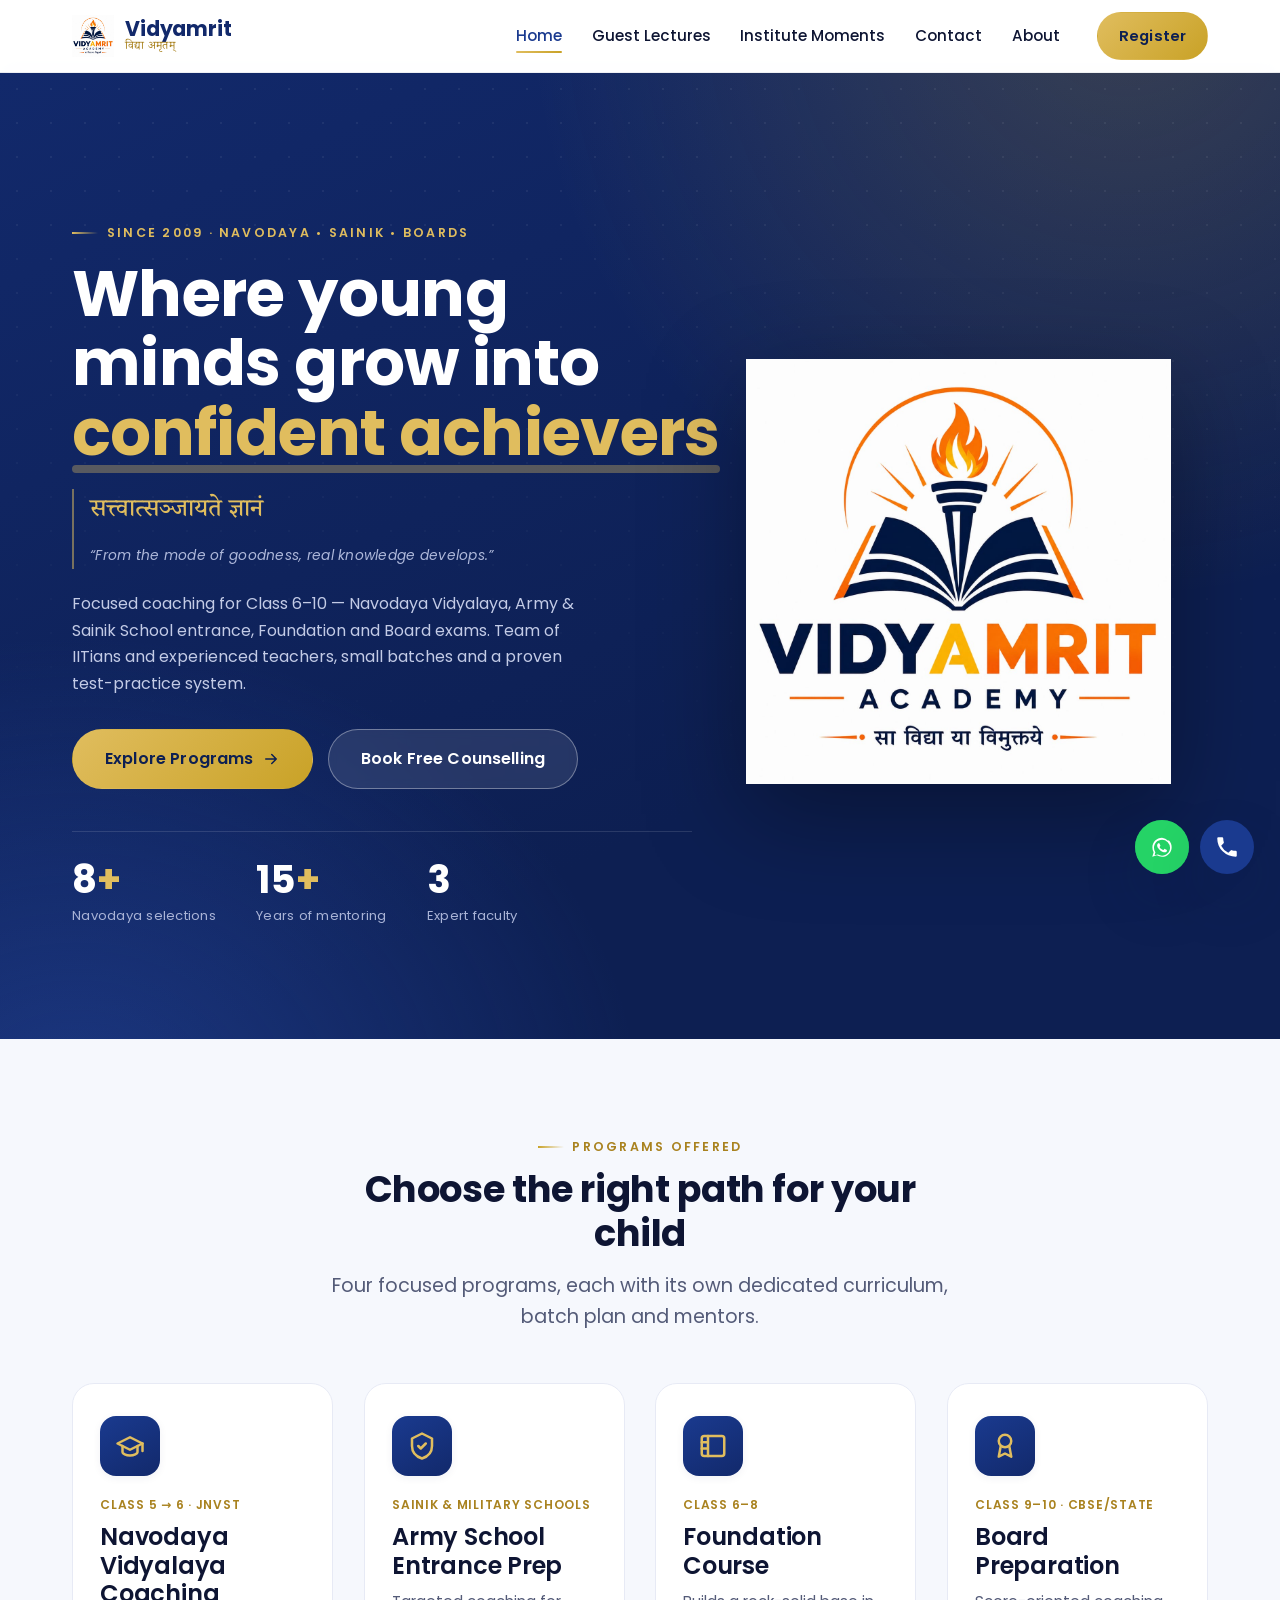
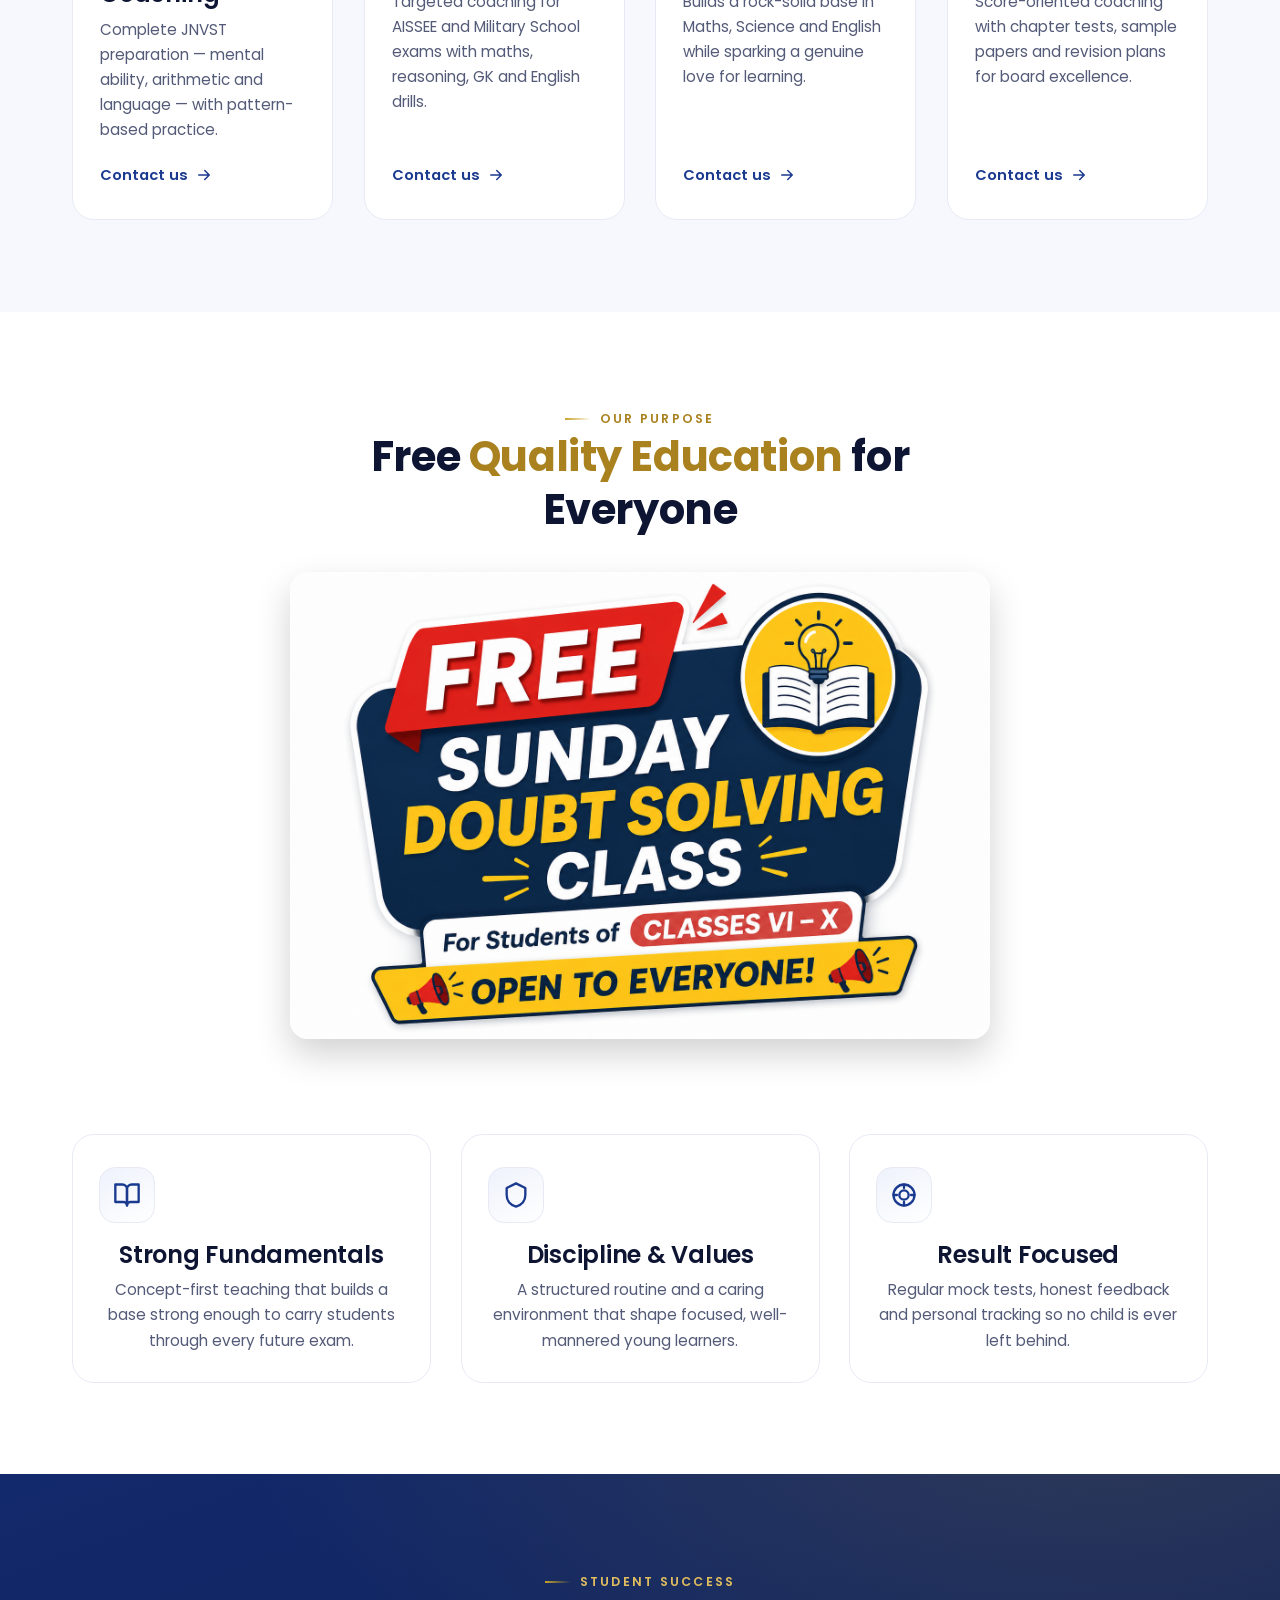
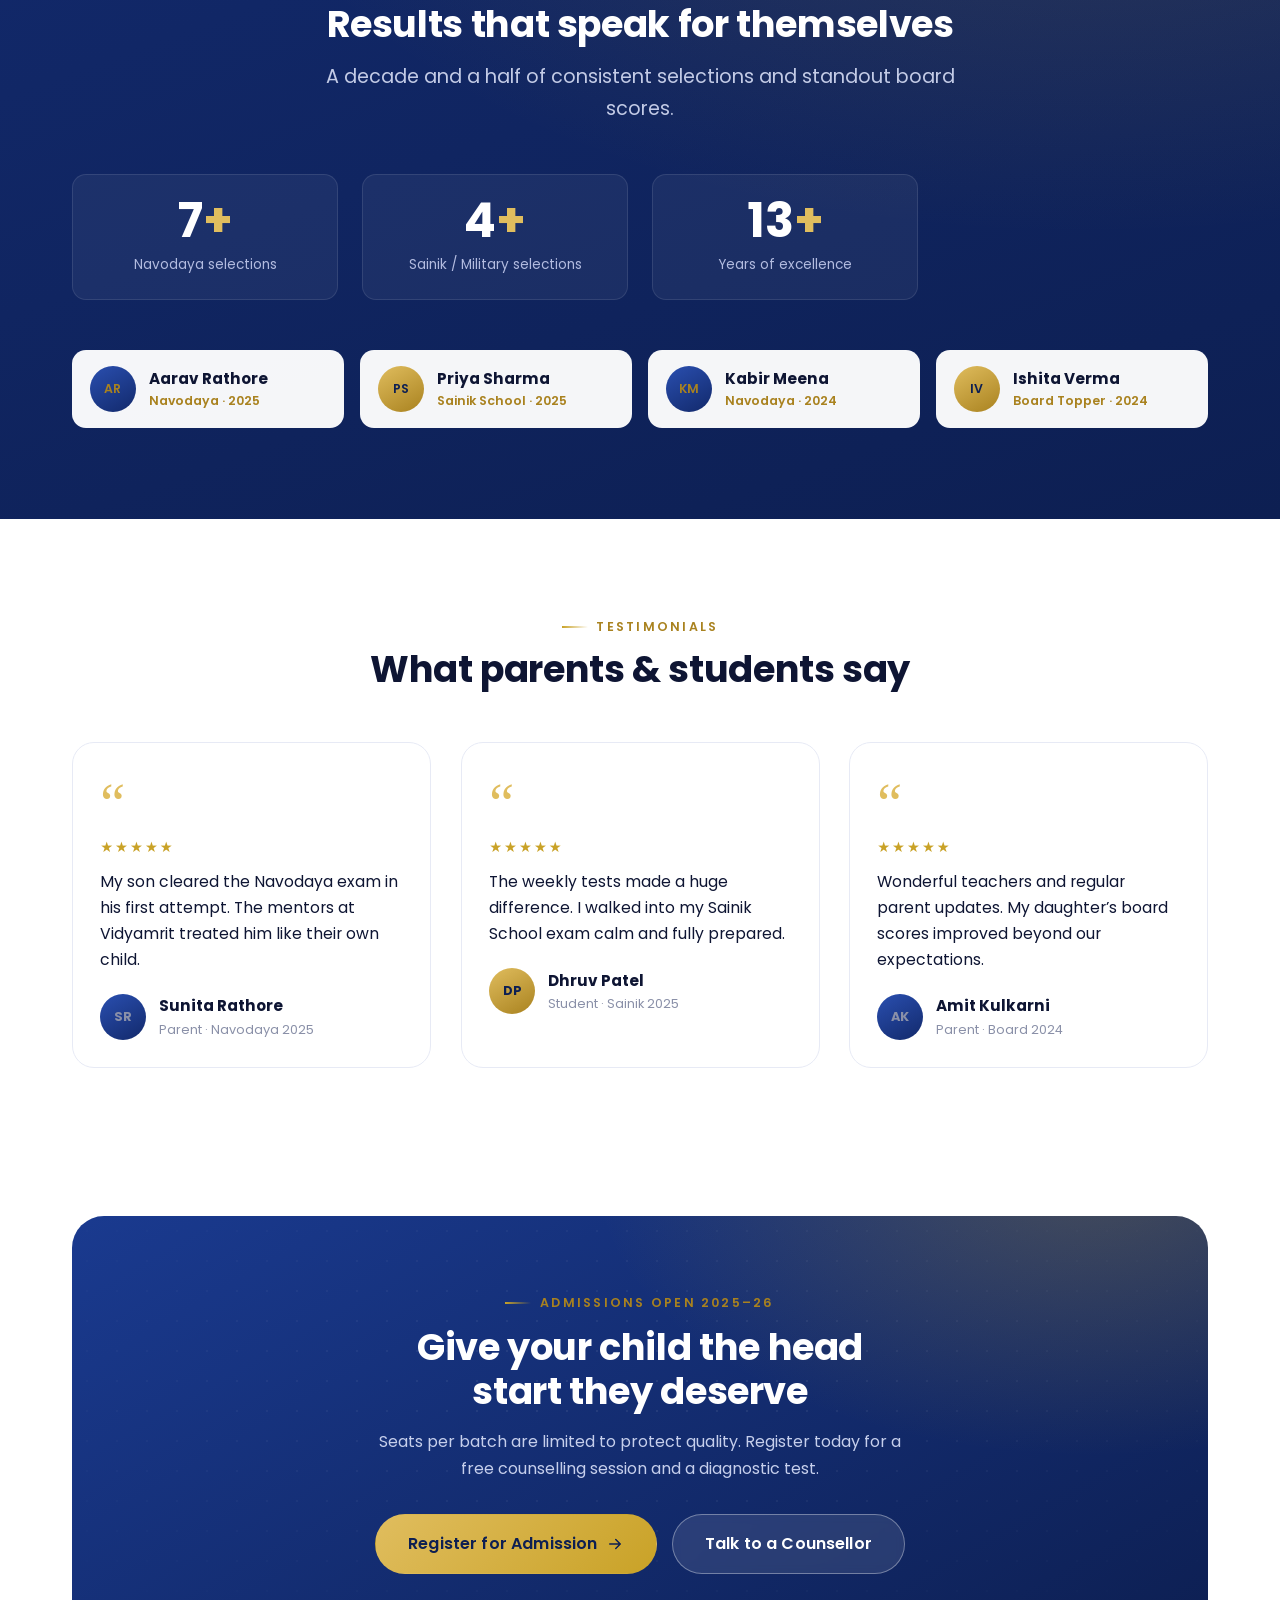
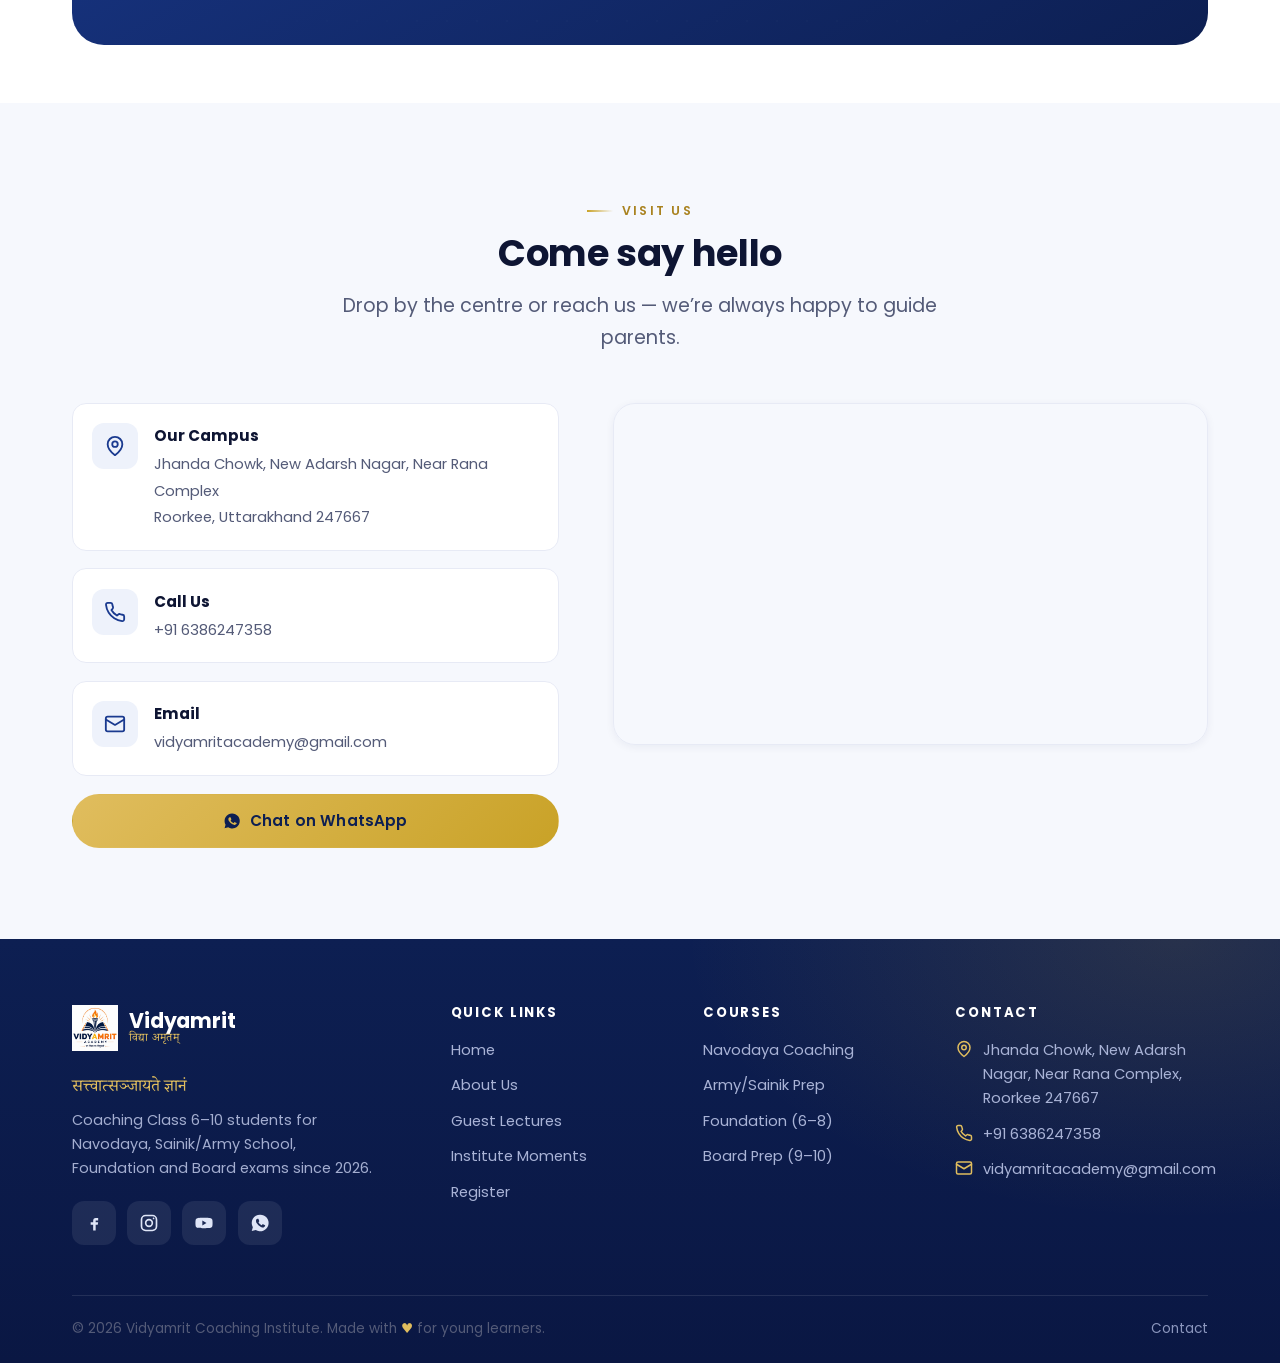
<file: index.html>
<!DOCTYPE html>
<html lang="en">
<head>
  <meta charset="UTF-8" />
  <meta name="viewport" content="width=device-width, initial-scale=1.0" />

  <!-- ---- SEO ---- -->
  <title>Vidyamrit Academy | Navodaya, Sainik, Foundation & Board Coaching, Coaching by IITians</title>
  <meta name="description" content="Vidyamrit Academy lead by IITians and expert teachers prepares students of Class 6–10 for Navodaya Vidyalaya, Sainik & Army School entrance, Foundation and Board exams with expert mentors, small batches and regular mock tests." />
  <meta name="keywords" content="Navodaya coaching, Sainik School coaching, JNVST preparation, foundation course, board exam coaching, Vidyamrit" />
  <meta name="author" content="Vidyamrit Academy" />
  <link rel="canonical" href="https://vidyamritacademy.in/">

  <!-- ---- Social preview ---- -->
  <meta property="og:type" content="website" />
  <meta property="og:title" content="Vidyamrit Academy" />
  <meta property="og:description" content="Expert coaching for Navodaya, Sainik/Army School, Foundation and Board exams — Class 6 to 10." />
  <meta property="og:image" content="images/logo.jpeg" />

  <!-- ---- Favicon ---- -->
  <link rel="icon" type="image/svg+xml" href="images/logo.jpeg" />

  <!-- ---- Fonts: Poppins (English) + Noto Serif Devanagari (Sanskrit) ---- -->
  <link rel="preconnect" href="https://fonts.googleapis.com" />
  <link rel="preconnect" href="https://fonts.gstatic.com" crossorigin />
  <link href="https://fonts.googleapis.com/css2?family=Poppins:wght@400;500;600;700&family=Noto+Serif+Devanagari:wght@500;600&display=swap" rel="stylesheet" />

  <!-- ---- Styles (load order matters) ---- -->
  <link rel="stylesheet" href="css/style.css" />
  <link rel="stylesheet" href="css/navbar.css" />
  <link rel="stylesheet" href="css/hero.css" />
  <link rel="stylesheet" href="css/purpose.css" />
  <link rel="stylesheet" href="css/cards.css" />
  <link rel="stylesheet" href="css/pages.css" />
  <link rel="stylesheet" href="css/forms.css" />
  <link rel="stylesheet" href="css/footer.css" />
  <link rel="stylesheet" href="css/responsive.css" />
  <link rel="stylesheet" href="css/floating-contact.css">

  <!-- Google tag (gtag.js) -->
<script async src="https://www.googletagmanager.com/gtag/js?id=G-0BFDSYG2CJ"></script>
<script>
  window.dataLayer = window.dataLayer || [];
  function gtag(){dataLayer.push(arguments);}
  gtag('js', new Date());

  gtag('config', 'G-0BFDSYG2CJ');
</script>

<script type="application/ld+json">
{
  "@context": "https://schema.org",
  "@type": "EducationalOrganization",
  "name": "Vidyamrit Academy",
  "url": "https://vidyamritacademy.in",
  "logo": "https://vidyamritacademy.in/images/logo.png",
  "telephone": "+91-6386247358",
  "address": {
    "@type": "PostalAddress",
    "streetAddress": "Near Jhanda Chowk, New Adarsh Nagar",
    "addressLocality": "Roorkee",
    "addressRegion": "Uttarakhand",
    "postalCode": "247667",
    "addressCountry": "IN"
  },
  "sameAs": [
    "https://www.facebook.com/yourpage",
    "https://www.instagram.com/yourpage",
    "https://www.youtube.com/@yourchannel"
  ]
}
</script>
</head>
<body>
  <a class="skip-link" href="#main">Skip to main content</a>

  <!-- ============================================================
       HEADER / NAVBAR
       ============================================================ -->
  <header class="site-header" id="siteHeader">
    <div class="container">
      <nav class="nav" aria-label="Primary">
        <a class="brand" href="index.html" aria-label="Vidyamrit — home">
          <img class="brand__mark" src="images/logo.jpeg" alt="" width="42" height="42" />
          <span class="brand__text">
            <span class="brand__name">Vidyamrit</span>
            <span class="brand__sub">विद्या अमृतम्</span>
          </span>
        </a>

        <div class="nav-menu" id="navMenu">
          <ul class="nav-list">
            <li><a class="nav-link" href="index.html">Home</a></li>
            <li><a class="nav-link" href="pages/guest-lectures.html">Guest Lectures</a></li>
            <li><a class="nav-link" href="pages/institute-moments.html">Institute Moments</a></li>
            <li><a class="nav-link" href="pages/contact.html">Contact</a></li>
            <li><a class="nav-link" href="pages/about.html">About</a></li>
          </ul>
          <a class="btn btn--gold nav-cta" href="pages/registration.html">Register</a>
        </div>

        <button class="nav-toggle" id="navToggle" type="button" aria-label="Open menu" aria-controls="navMenu" aria-expanded="false">
          <span></span><span></span><span></span>
        </button>
      </nav>
    </div>
  </header>
  <div class="nav-backdrop" id="navBackdrop"></div>
  <div class="header-spacer"></div>

  <main id="main">

    <!-- ============================================================
         1 · HERO
         ============================================================ -->
    <section class="hero">
      <div class="container hero__inner">
        <div class="hero__content">
          <span class="eyebrow">Since 2009 · Navodaya • Sainik • Boards</span>
          <h1 class="hero__title">Where young minds grow into <span class="hl">confident achievers</span></h1>

          <p class="shloka hero__shloka">
            सत्त्वात्सञ्जायते ज्ञानं
            <span class="shloka__gloss">“From the mode of goodness, real knowledge develops.”</span>
          </p>

          <p class="hero__lead">
            Focused coaching for Class 6–10 — Navodaya Vidyalaya, Army &amp; Sainik School
            entrance, Foundation and Board exams. Team of IITians and experienced teachers, small batches and a
            proven test-practice system.
          </p>

          <div class="hero__actions">
            <a class="btn btn--gold btn--lg" href="#programs">
              Explore Programs
              <svg viewBox="0 0 24 24" fill="none" stroke="currentColor" stroke-width="2" stroke-linecap="round" stroke-linejoin="round" aria-hidden="true"><path d="M5 12h14M13 6l6 6-6 6"/></svg>
            </a>
            <a class="btn btn--light btn--lg" href="pages/registration.html">Book Free Counselling</a>
          </div>

          <ul class="hero__stats">
            <li><span class="num" data-count="8" data-suffix="+">8</span><span class="lbl">Navodaya selections</span></li>
            <li><span class="num" data-count="15" data-suffix="+">15+</span><span class="lbl">Years of mentoring</span></li>
            <li><span class="num" data-count="3" data-suffix="">3</span><span class="lbl">Expert faculty</span></li>
          </ul>
        </div>

        <div class="hero__art">
          <!-- Decorative brand illustration (swap for a real photo at images/hero.jpg if preferred) -->
          <img src="images/logo.jpeg" alt="" width="480" height="480" />
        <!--   <div class="hero__badge">
            <span class="ico" aria-hidden="true">
              <svg viewBox="0 0 24 24" fill="none" stroke="currentColor" stroke-width="2" stroke-linecap="round" stroke-linejoin="round"><path d="M12 2 3 7l9 5 9-5-9-5Z"/><path d="M3 7v6m18-6v6M7 10v5c0 1 2 2 5 2s5-1 5-2v-5"/></svg>
            </span>
           <span>
             <b>96% distinction</b>
              <span>in board results</span>
            </span> 
          </div> -->
        </div>
      </div>
    </section>

    <!-- ============================================================
         3 · PROGRAMS OFFERED
         ============================================================ -->
    <section class="section section--mist" id="programs" aria-labelledby="programs-title">
      <div class="container">
        <div class="section-head text-center reveal">
          <span class="eyebrow">Programs Offered</span>
          <h2 class="section-title" id="programs-title">Choose the right path for your child</h2>
          <p class="section-sub">Four focused programs, each with its own dedicated curriculum, batch plan and mentors.</p>
        </div>

        <div class="grid grid--4" data-stagger="0.09">
          <!-- Navodaya -->
          <article class="program-card reveal">
            <span class="program-card__ico" aria-hidden="true">
              <svg viewBox="0 0 24 24" fill="none" stroke="currentColor" stroke-width="2" stroke-linecap="round" stroke-linejoin="round"><path d="M22 10 12 5 2 10l10 5 10-5Z"/><path d="M6 12v5c0 1 2.7 2.5 6 2.5s6-1.5 6-2.5v-5"/><path d="M22 10v6"/></svg>
            </span>
            <span class="program-card__meta">Class 5 → 6 · JNVST</span>
            <h3>Navodaya Vidyalaya Coaching</h3>
            <p>Complete JNVST preparation — mental ability, arithmetic and language — with pattern-based practice.</p>
            <a class="link-arrow" href="pages/contact.html">Contact us
              <svg viewBox="0 0 24 24" fill="none" stroke="currentColor" stroke-width="2" stroke-linecap="round" stroke-linejoin="round" aria-hidden="true"><path d="M5 12h14M13 6l6 6-6 6"/></svg>
            </a>
          </article>

          <!-- Sainik / Army -->
          <article class="program-card reveal">
            <span class="program-card__ico" aria-hidden="true">
              <svg viewBox="0 0 24 24" fill="none" stroke="currentColor" stroke-width="2" stroke-linecap="round" stroke-linejoin="round"><path d="M12 2 4 6v6c0 5 3.4 8.5 8 10 4.6-1.5 8-5 8-10V6z"/><path d="m9 12 2 2 4-4"/></svg>
            </span>
            <span class="program-card__meta">Sainik &amp; Military Schools</span>
            <h3>Army School Entrance Prep</h3>
            <p>Targeted coaching for AISSEE and Military School exams with maths, reasoning, GK and English drills.</p>
            <a class="link-arrow" href="pages/contact.html">Contact us
              <svg viewBox="0 0 24 24" fill="none" stroke="currentColor" stroke-width="2" stroke-linecap="round" stroke-linejoin="round" aria-hidden="true"><path d="M5 12h14M13 6l6 6-6 6"/></svg>
            </a>
          </article>

          <!-- Foundation -->
          <article class="program-card reveal">
            <span class="program-card__ico" aria-hidden="true">
              <svg viewBox="0 0 24 24" fill="none" stroke="currentColor" stroke-width="2" stroke-linecap="round" stroke-linejoin="round"><rect x="3" y="4" width="18" height="16" rx="2"/><path d="M8 4v16M3 9h5m-5 5h5"/></svg>
            </span>
            <span class="program-card__meta">Class 6–8</span>
            <h3>Foundation Course</h3>
            <p>Builds a rock-solid base in Maths, Science and English while sparking a genuine love for learning.</p>
            <a class="link-arrow" href="pages/contact.html">Contact us
              <svg viewBox="0 0 24 24" fill="none" stroke="currentColor" stroke-width="2" stroke-linecap="round" stroke-linejoin="round" aria-hidden="true"><path d="M5 12h14M13 6l6 6-6 6"/></svg>
            </a>
          </article>

          <!-- Board -->
          <article class="program-card reveal">
            <span class="program-card__ico" aria-hidden="true">
              <svg viewBox="0 0 24 24" fill="none" stroke="currentColor" stroke-width="2" stroke-linecap="round" stroke-linejoin="round"><circle cx="12" cy="8" r="5"/><path d="m8.5 12.5-1.5 8L12 18l5 2.5-1.5-8"/></svg>
            </span>
            <span class="program-card__meta">Class 9–10 · CBSE/State</span>
            <h3>Board Preparation</h3>
            <p>Score-oriented coaching with chapter tests, sample papers and revision plans for board excellence.</p>
            <a class="link-arrow" href="pages/contact.html">Contact us
              <svg viewBox="0 0 24 24" fill="none" stroke="currentColor" stroke-width="2" stroke-linecap="round" stroke-linejoin="round" aria-hidden="true"><path d="M5 12h14M13 6l6 6-6 6"/></svg>
            </a>
          </article>
        </div>
      </div>
    </section>


    <!-- ============================================================
         2 · OUR PURPOSE
         ============================================================ -->
    <section class="section purpose" aria-labelledby="purpose-title">
      <div class="container text-center">
        <span class="eyebrow reveal">Our Purpose</span>
        <h2 class="purpose__statement reveal" id="purpose-title">
          <a href="pages/our-purpose.html" class="purpose-link">
            Free <span class="hl">Quality Education</span> for Everyone
          </a>
        </h2>

        <div class="purpose-image reveal">
            <a href="pages/registration.html">
                <img src="images/free_edu.png"
                     alt="Free Quality Education for Everyone">
            </a>
        </div>
        <div class="divider reveal"><span></span></div>

        <div class="grid grid--3 purpose__pillars" data-stagger="0.1">
          <article class="purpose-card reveal">
            <span class="purpose-card__ico" aria-hidden="true">
              <svg viewBox="0 0 24 24" fill="none" stroke="currentColor" stroke-width="2" stroke-linecap="round" stroke-linejoin="round"><path d="M2 3h6a4 4 0 0 1 4 4v14a3 3 0 0 0-3-3H2z"/><path d="M22 3h-6a4 4 0 0 0-4 4v14a3 3 0 0 1 3-3h7z"/></svg>
            </span>
            <h3>Strong Fundamentals</h3>
            <p>Concept-first teaching that builds a base strong enough to carry students through every future exam.</p>
          </article>

          <article class="purpose-card reveal">
            <span class="purpose-card__ico" aria-hidden="true">
              <svg viewBox="0 0 24 24" fill="none" stroke="currentColor" stroke-width="2" stroke-linecap="round" stroke-linejoin="round"><path d="M12 2 4 6v6c0 5 3.4 8.5 8 10 4.6-1.5 8-5 8-10V6z"/></svg>
            </span>
            <h3>Discipline &amp; Values</h3>
            <p>A structured routine and a caring environment that shape focused, well-mannered young learners.</p>
          </article>

          <article class="purpose-card reveal">
            <span class="purpose-card__ico" aria-hidden="true">
              <svg viewBox="0 0 24 24" fill="none" stroke="currentColor" stroke-width="2" stroke-linecap="round" stroke-linejoin="round"><circle cx="12" cy="12" r="9"/><circle cx="12" cy="12" r="4"/><path d="M12 3v3m0 12v3M3 12h3m12 0h3"/></svg>
            </span>
            <h3>Result Focused</h3>
            <p>Regular mock tests, honest feedback and personal tracking so no child is ever left behind.</p>
          </article>
        </div>
      </div>
    </section>




    <!-- ============================================================
         5 · STUDENT SUCCESS HIGHLIGHTS
         ============================================================ -->
    <section class="section section--royal results" aria-labelledby="results-title">
      <div class="container">
        <div class="section-head text-center reveal">
          <span class="eyebrow">Student Success</span>
          <h2 class="section-title" id="results-title">Results that speak for themselves</h2>
          <p class="section-sub">A decade and a half of consistent selections and standout board scores.</p>
        </div>

        <div class="stat-row" data-stagger="0.08">
          <div class="stat reveal"><span class="num" data-count="8" data-suffix="+">8</span><span class="lbl">Navodaya selections</span></div>
          <div class="stat reveal"><span class="num" data-count="5" data-suffix="+">5</span><span class="lbl">Sainik / Military selections</span></div>
          <div class="stat reveal"><span class="num" data-count="15" data-suffix="+">15+</span><span class="lbl">Years of excellence</span></div>
        </div>

        <div class="selection-strip" data-stagger="0.08">
          <div class="select-card reveal"><span class="avatar" aria-hidden="true">AR</span><span><b>Aarav Rathore</b><span>Navodaya · 2025</span></span></div>
          <div class="select-card reveal"><span class="avatar is-gold" aria-hidden="true">PS</span><span><b>Priya Sharma</b><span>Sainik School · 2025</span></span></div>
          <div class="select-card reveal"><span class="avatar" aria-hidden="true">KM</span><span><b>Kabir Meena</b><span>Navodaya · 2024</span></span></div>
          <div class="select-card reveal"><span class="avatar is-gold" aria-hidden="true">IV</span><span><b>Ishita Verma</b><span>Board Topper · 2024</span></span></div>
        </div>
      </div>
    </section>


    <!-- ============================================================
         8 · TESTIMONIALS
         ============================================================ -->
    <section class="section" aria-labelledby="testi-title">
      <div class="container">
        <div class="section-head text-center reveal">
          <span class="eyebrow">Testimonials</span>
          <h2 class="section-title" id="testi-title">What parents &amp; students say</h2>
        </div>

        <div class="grid grid--3" data-stagger="0.09">
          <article class="testimonial-card reveal">
            <div class="testimonial-card__quote" aria-hidden="true">&ldquo;</div>
            <div class="stars" aria-label="5 out of 5 stars">★★★★★</div>
            <p>My son cleared the Navodaya exam in his first attempt. The mentors at Vidyamrit treated him like their own child.</p>
            <div class="testimonial-card__author">
              <span class="avatar" aria-hidden="true">SR</span>
              <span><b>Sunita Rathore</b><span>Parent · Navodaya 2025</span></span>
            </div>
          </article>

          <article class="testimonial-card reveal">
            <div class="testimonial-card__quote" aria-hidden="true">&ldquo;</div>
            <div class="stars" aria-label="5 out of 5 stars">★★★★★</div>
            <p>The weekly tests made a huge difference. I walked into my Sainik School exam calm and fully prepared.</p>
            <div class="testimonial-card__author">
              <span class="avatar is-gold" aria-hidden="true">DP</span>
              <span><b>Dhruv Patel</b><span>Student · Sainik 2025</span></span>
            </div>
          </article>

          <article class="testimonial-card reveal">
            <div class="testimonial-card__quote" aria-hidden="true">&ldquo;</div>
            <div class="stars" aria-label="5 out of 5 stars">★★★★★</div>
            <p>Wonderful teachers and regular parent updates. My daughter&rsquo;s board scores improved beyond our expectations.</p>
            <div class="testimonial-card__author">
              <span class="avatar" aria-hidden="true">AK</span>
              <span><b>Amit Kulkarni</b><span>Parent · Board 2024</span></span>
            </div>
          </article>
        </div>
      </div>
    </section>

    <!-- ============================================================
         9 · REGISTRATION CTA
         ============================================================ -->
    <section class="section section--tight" aria-labelledby="cta-title">
      <div class="container">
        <div class="cta-band reveal zoom">
          <span class="eyebrow" style="justify-content:center;">Admissions Open 2025–26</span>
          <h2 id="cta-title">Give your child the head start they deserve</h2>
          <p>Seats per batch are limited to protect quality. Register today for a free counselling session and a diagnostic test.</p>
          <div class="cta-band__actions">
            <a class="btn btn--gold btn--lg" href="pages/registration.html">Register for Admission
              <svg viewBox="0 0 24 24" fill="none" stroke="currentColor" stroke-width="2" stroke-linecap="round" stroke-linejoin="round" aria-hidden="true"><path d="M5 12h14M13 6l6 6-6 6"/></svg>
            </a>
            <a class="btn btn--light btn--lg" href="pages/contact.html">Talk to a Counsellor</a>
          </div>
        </div>
      </div>
    </section>

    <!-- ============================================================
         10 · CONTACT
         ============================================================ -->
    <section class="section section--mist" id="contact" aria-labelledby="contact-title">
      <div class="container">
        <div class="section-head text-center reveal">
          <span class="eyebrow">Visit Us</span>
          <h2 class="section-title" id="contact-title">Come say hello</h2>
          <p class="section-sub">Drop by the centre or reach us — we&rsquo;re always happy to guide parents.</p>
        </div>

        <div class="contact-grid">
          <div class="contact-info reveal from-left">
            <div class="contact-item">
              <span class="ico" aria-hidden="true"><svg viewBox="0 0 24 24" fill="none" stroke="currentColor" stroke-width="2" stroke-linecap="round" stroke-linejoin="round"><path d="M20 10c0 6-8 12-8 12s-8-6-8-12a8 8 0 0 1 16 0Z"/><circle cx="12" cy="10" r="3"/></svg></span>
              <div><b>Our Campus</b><span>Jhanda Chowk, New Adarsh Nagar, Near Rana Complex<br />Roorkee, Uttarakhand 247667</span></div>
            </div>
            <div class="contact-item">
              <span class="ico" aria-hidden="true"><svg viewBox="0 0 24 24" fill="none" stroke="currentColor" stroke-width="2" stroke-linecap="round" stroke-linejoin="round"><path d="M22 16.9v3a2 2 0 0 1-2.2 2 19.8 19.8 0 0 1-8.6-3 19.5 19.5 0 0 1-6-6 19.8 19.8 0 0 1-3-8.7A2 2 0 0 1 4.1 2h3a2 2 0 0 1 2 1.7c.1.9.4 1.8.7 2.7a2 2 0 0 1-.5 2.1L8.1 9.9a16 16 0 0 0 6 6l1.4-1.2a2 2 0 0 1 2.1-.4c.9.3 1.8.6 2.7.7a2 2 0 0 1 1.7 2Z"/></svg></span>
              <div><b>Call Us</b><a href="tel:+916386247358">+91 6386247358</a><br /></div>
            </div>
            <div class="contact-item">
              <span class="ico" aria-hidden="true"><svg viewBox="0 0 24 24" fill="none" stroke="currentColor" stroke-width="2" stroke-linecap="round" stroke-linejoin="round"><rect x="2" y="4" width="20" height="16" rx="2"/><path d="m22 7-10 6L2 7"/></svg></span>
              <div><b>Email</b><a href="mailto:vidyamritacademy@gmail.com">vidyamritacademy@gmail.com</a></div>
            </div>
            <a class="btn btn--gold" href="https://wa.me/916386247358" target="_blank" rel="noopener">
              <svg viewBox="0 0 24 24" fill="currentColor" aria-hidden="true"><path d="M12 2a10 10 0 0 0-8.6 15l-1.3 4.7 4.8-1.3A10 10 0 1 0 12 2Zm5.5 14.1c-.2.6-1.2 1.2-1.7 1.2-.4 0-1 .1-3.2-.9a11 11 0 0 1-4.4-4c-.3-.5-1-1.5-1-2.9 0-1.3.7-2 1-2.2a1 1 0 0 1 .8-.4h.6c.2 0 .5 0 .7.6l.8 2c.1.2.1.4 0 .5l-.4.6-.3.3c-.1.1-.3.3-.1.6a8 8 0 0 0 1.4 1.8 7 7 0 0 0 2 1.3c.3.1.5.1.6-.1l.7-.9c.2-.2.4-.2.6-.1l2 .9c.3.2.5.2.5.4.1.1.1.8-.2 1.4Z"/></svg>
              Chat on WhatsApp
            </a>
          </div>

          <div class="map-embed reveal from-right">
            <!-- Replace the query with the real campus coordinates/address -->
            <iframe
              title="Vidyamrit Coaching Institute location on Google Maps"
              src="https://www.google.com/maps/embed?pb=!1m17!1m12!1m3!1d864.9025805353233!2d77.89944526962621!3d29.875509998438098!2m3!1f0!2f0!3f0!3m2!1i1024!2i768!4f13.1!3m2!1m1!2zMjnCsDUyJzMxLjgiTiA3N8KwNTQnMDAuMyJF!5e0!3m2!1sen!2sin!4v1784310612285!5m2!1sen!2sin"
              loading="lazy" referrerpolicy="no-referrer-when-downgrade"></iframe>
          </div>
        </div>
      </div>
    </section>
  </main>

  <!-- ============================================================
       FOOTER
       ============================================================ -->
  <footer class="site-footer">
    <div class="container">
      <div class="footer__grid">
        <div class="footer__brand">
          <a class="brand" href="index.html" aria-label="Vidyamrit — home">
            <img class="brand__mark" src="images/logo.jpeg" alt="" width="46" height="46" />
            <span class="brand__text">
              <span class="brand__name">Vidyamrit</span>
              <span class="brand__sub">विद्या अमृतम्</span>
            </span>
          </a>
          <p class="footer__tag">सत्त्वात्सञ्जायते ज्ञानं</p>
          <p class="footer__about">Coaching Class 6–10 students for Navodaya, Sainik/Army School, Foundation and Board exams since 2026.</p>
          <div class="social-row">
            <a href="#" aria-label="Facebook"><svg viewBox="0 0 24 24" fill="currentColor" aria-hidden="true"><path d="M14 9h3V6h-3c-2 0-3 1.5-3 3.4V11H8v3h3v7h3v-7h2.5l.5-3H14V9.4c0-.3.2-.4.5-.4Z"/></svg></a>
            <a href="#" aria-label="Instagram"><svg viewBox="0 0 24 24" fill="none" stroke="currentColor" stroke-width="2"><rect x="3" y="3" width="18" height="18" rx="5"/><circle cx="12" cy="12" r="4"/><circle cx="17.5" cy="6.5" r="1" fill="currentColor" stroke="none"/></svg></a>
            <a href="#" aria-label="YouTube"><svg viewBox="0 0 24 24" fill="currentColor" aria-hidden="true"><path d="M22 8.2a3 3 0 0 0-2-2C18.2 5.7 12 5.7 12 5.7s-6.2 0-8 .5a3 3 0 0 0-2 2A31 31 0 0 0 1.7 12 31 31 0 0 0 2 15.8a3 3 0 0 0 2 2c1.8.5 8 .5 8 .5s6.2 0 8-.5a3 3 0 0 0 2-2c.3-1.2.3-3.8.3-3.8s0-2.6-.3-3.8ZM10 15V9l5 3Z"/></svg></a>
            <a href="https://wa.me/916386247358" aria-label="WhatsApp"><svg viewBox="0 0 24 24" fill="currentColor" aria-hidden="true"><path d="M12 2a10 10 0 0 0-8.6 15l-1.3 4.7 4.8-1.3A10 10 0 1 0 12 2Zm5.5 14.1c-.2.6-1.2 1.2-1.7 1.2-.4 0-1 .1-3.2-.9a11 11 0 0 1-4.4-4c-.3-.5-1-1.5-1-2.9 0-1.3.7-2 1-2.2a1 1 0 0 1 .8-.4h.6c.2 0 .5 0 .7.6l.8 2c.1.2.1.4 0 .5l-.4.6-.3.3c-.1.1-.3.3-.1.6a8 8 0 0 0 1.4 1.8 7 7 0 0 0 2 1.3c.3.1.5.1.6-.1l.7-.9c.2-.2.4-.2.6-.1l2 .9c.3.2.5.2.5.4.1.1.1.8-.2 1.4Z"/></svg></a>
          </div>
        </div>

        <div class="footer__col">
          <h4>Quick Links</h4>
          <ul>
            <li><a href="index.html">Home</a></li>
            <li><a href="pages/about.html">About Us</a></li>
            <li><a href="pages/guest-lectures.html">Guest Lectures</a></li>
            <li><a href="pages/institute-moments.html">Institute Moments</a></li>
            <li><a href="pages/registration.html">Register</a></li>
          </ul>
        </div>

        <div class="footer__col">
          <h4>Courses</h4>
          <ul>
            <li><a href="pages/registration.html">Navodaya Coaching</a></li>
            <li><a href="pages/registration.html">Army/Sainik Prep</a></li>
            <li><a href="pages/registration.html">Foundation (6–8)</a></li>
            <li><a href="pages/registration.html">Board Prep (9–10)</a></li>
          </ul>
        </div>

        <div class="footer__col">
          <h4>Contact</h4>
          <ul>
            <li class="with-ico"><svg viewBox="0 0 24 24" fill="none" stroke="currentColor" stroke-width="2" stroke-linecap="round" stroke-linejoin="round"><path d="M20 10c0 6-8 12-8 12s-8-6-8-12a8 8 0 0 1 16 0Z"/><circle cx="12" cy="10" r="3"/></svg><span>Jhanda Chowk, New Adarsh Nagar, Near Rana Complex, Roorkee 247667</span></li>
            <li class="with-ico"><svg viewBox="0 0 24 24" fill="none" stroke="currentColor" stroke-width="2" stroke-linecap="round" stroke-linejoin="round"><path d="M22 16.9v3a2 2 0 0 1-2.2 2 19.8 19.8 0 0 1-8.6-3 19.5 19.5 0 0 1-6-6 19.8 19.8 0 0 1-3-8.7A2 2 0 0 1 4.1 2h3a2 2 0 0 1 2 1.7c.1.9.4 1.8.7 2.7a2 2 0 0 1-.5 2.1L8.1 9.9a16 16 0 0 0 6 6l1.4-1.2a2 2 0 0 1 2.1-.4c.9.3 1.8.6 2.7.7a2 2 0 0 1 1.7 2Z"/></svg><a href="tel:+916386247358">+91 6386247358</a></li>
            <li class="with-ico"><svg viewBox="0 0 24 24" fill="none" stroke="currentColor" stroke-width="2" stroke-linecap="round" stroke-linejoin="round"><rect x="2" y="4" width="20" height="16" rx="2"/><path d="m22 7-10 6L2 7"/></svg><a href="mailto:vidyamritacademy@gmail.com">vidyamritacademy@gmail.com</a></li>
          </ul>
        </div>
      </div>

      <div class="footer__bar">
        <p>© <span id="year">2025</span> Vidyamrit Coaching Institute. Made with <span class="heart" aria-hidden="true">♥</span> for young learners.</p>
        <nav aria-label="Legal">
        
          <a href="pages/contact.html">Contact</a>
        </nav>
      </div>
    </div>
  </footer>

  <!-- ---- Scripts (defer keeps markup non-blocking) ---- -->
  <script src="js/script.js" defer></script>
  <script src="js/animations.js" defer></script>

  <div class="floating-contact">
  <a class="floating-contact__btn floating-contact__btn--whatsapp"
     href="https://wa.me/916386247358"
     target="_blank" rel="noopener"
     aria-label="Chat on WhatsApp">
    <svg viewBox="0 0 24 24" fill="currentColor" xmlns="http://www.w3.org/2000/svg">
      <path d="M17.6 6.32A8.86 8.86 0 0 0 12.02 3.5c-4.9 0-8.9 4-8.9 8.9 0 1.57.4 3.1 1.18 4.45L3 21l4.28-1.28a8.86 8.86 0 0 0 4.74 1.36h.01c4.9 0 8.9-4 8.9-8.9 0-2.38-.93-4.62-2.63-6.3zm-5.58 13.7h-.01a7.4 7.4 0 0 1-3.77-1.03l-.27-.16-2.8.84.75-2.73-.18-.28a7.4 7.4 0 0 1-1.13-3.94c0-4.08 3.33-7.4 7.42-7.4a7.36 7.36 0 0 1 5.24 2.18 7.35 7.35 0 0 1 2.17 5.23c0 4.08-3.33 7.29-7.42 7.29zm4.06-5.54c-.22-.11-1.31-.65-1.51-.72-.2-.07-.35-.11-.5.11-.15.22-.57.72-.7.87-.13.15-.26.16-.48.06-.22-.11-.94-.35-1.79-1.11-.66-.59-1.11-1.32-1.24-1.54-.13-.22-.01-.34.1-.45.1-.1.22-.26.33-.39.11-.13.15-.22.22-.37.07-.15.04-.28-.02-.39-.06-.11-.5-1.21-.69-1.66-.18-.43-.37-.37-.5-.38h-.43c-.15 0-.39.06-.59.28-.2.22-.78.76-.78 1.86 0 1.1.8 2.16.91 2.31.11.15 1.58 2.41 3.82 3.38.53.23.95.37 1.27.47.53.17 1.02.15 1.4.09.43-.06 1.31-.53 1.49-1.05.18-.51.18-.95.13-1.05-.05-.1-.2-.16-.42-.27z"/>
    </svg>
  </a>

  <a class="floating-contact__btn floating-contact__btn--call"
     href="tel:+916386247358"
     aria-label="Call us">
    <svg viewBox="0 0 24 24" fill="currentColor" xmlns="http://www.w3.org/2000/svg">
      <path d="M6.62 10.79a15.05 15.05 0 0 0 6.59 6.59l2.2-2.2a1 1 0 0 1 1.02-.24 11.36 11.36 0 0 0 3.57.57 1 1 0 0 1 1 1V20a1 1 0 0 1-1 1A17 17 0 0 1 3 4a1 1 0 0 1 1-1h3.5a1 1 0 0 1 1 1 11.36 11.36 0 0 0 .57 3.57 1 1 0 0 1-.25 1.02l-2.2 2.2z"/>
    </svg>
  </a>
</div>
</body>
</html>
</file>
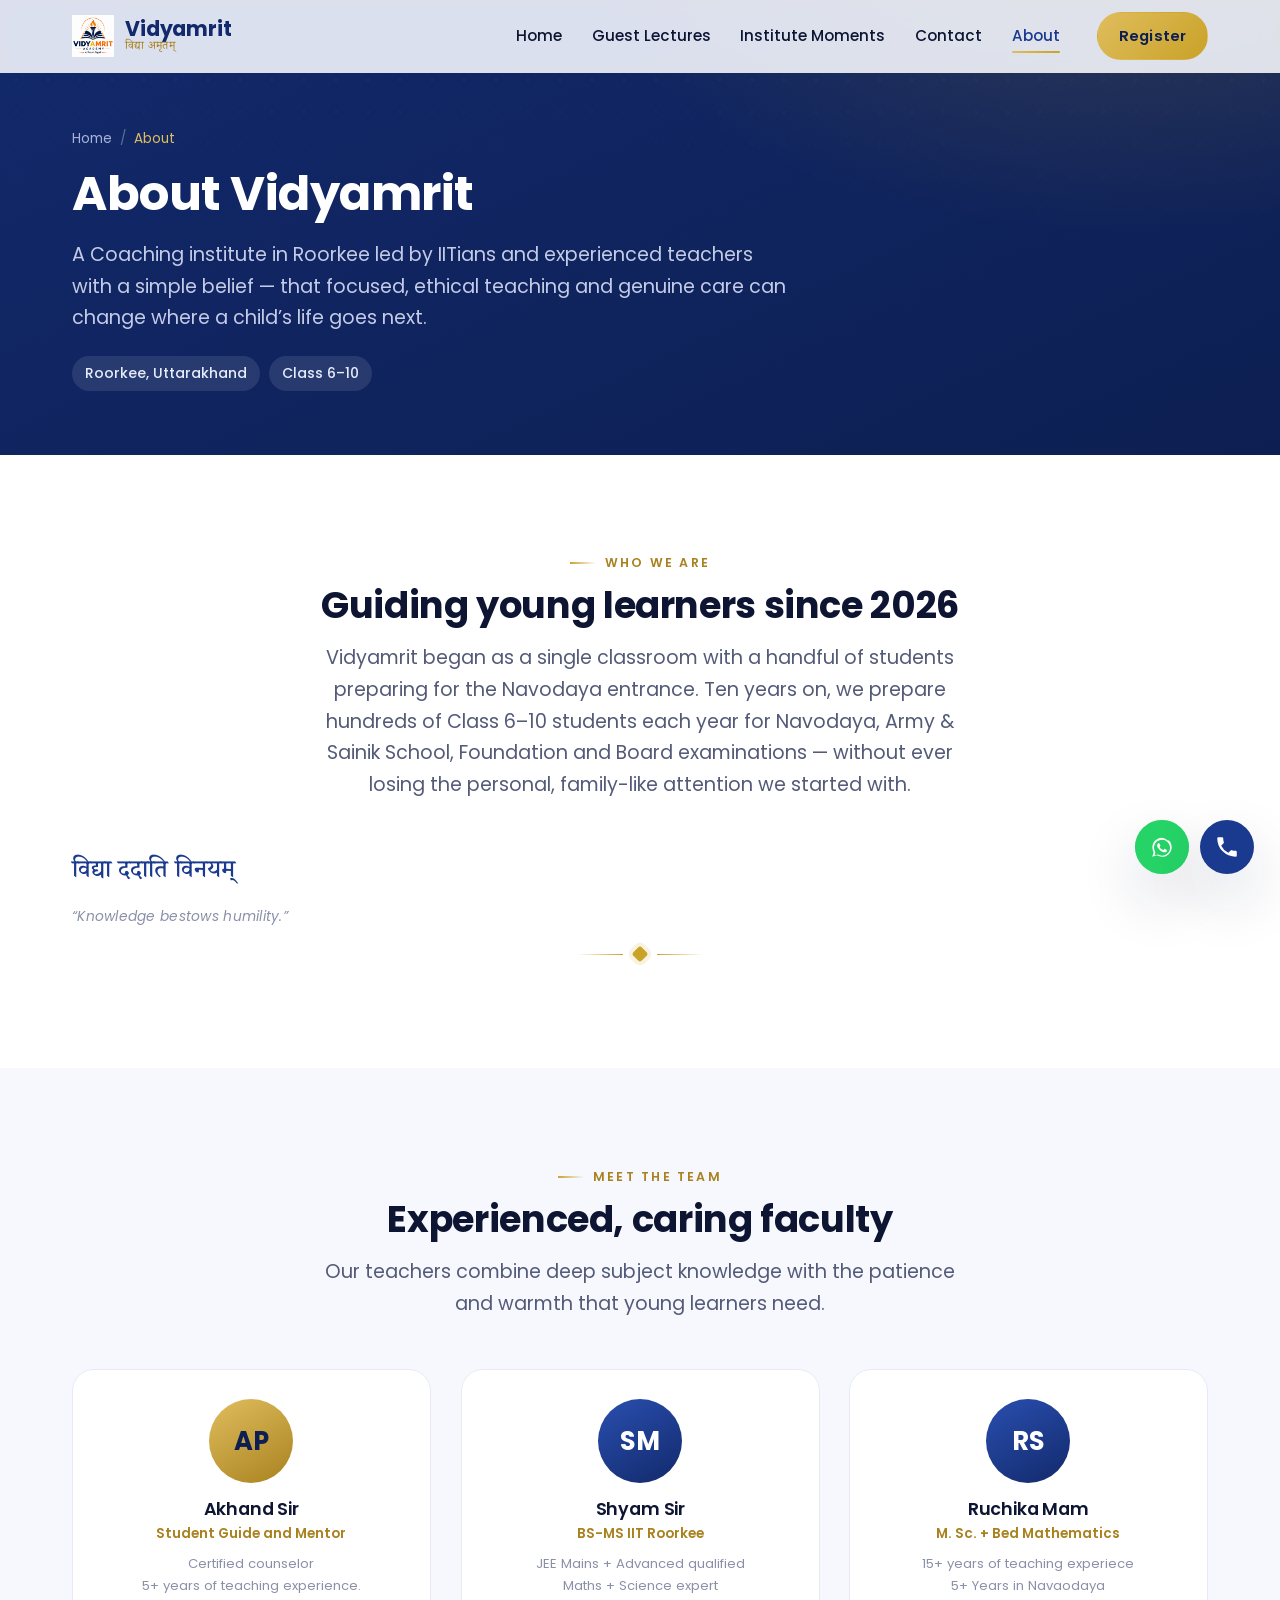
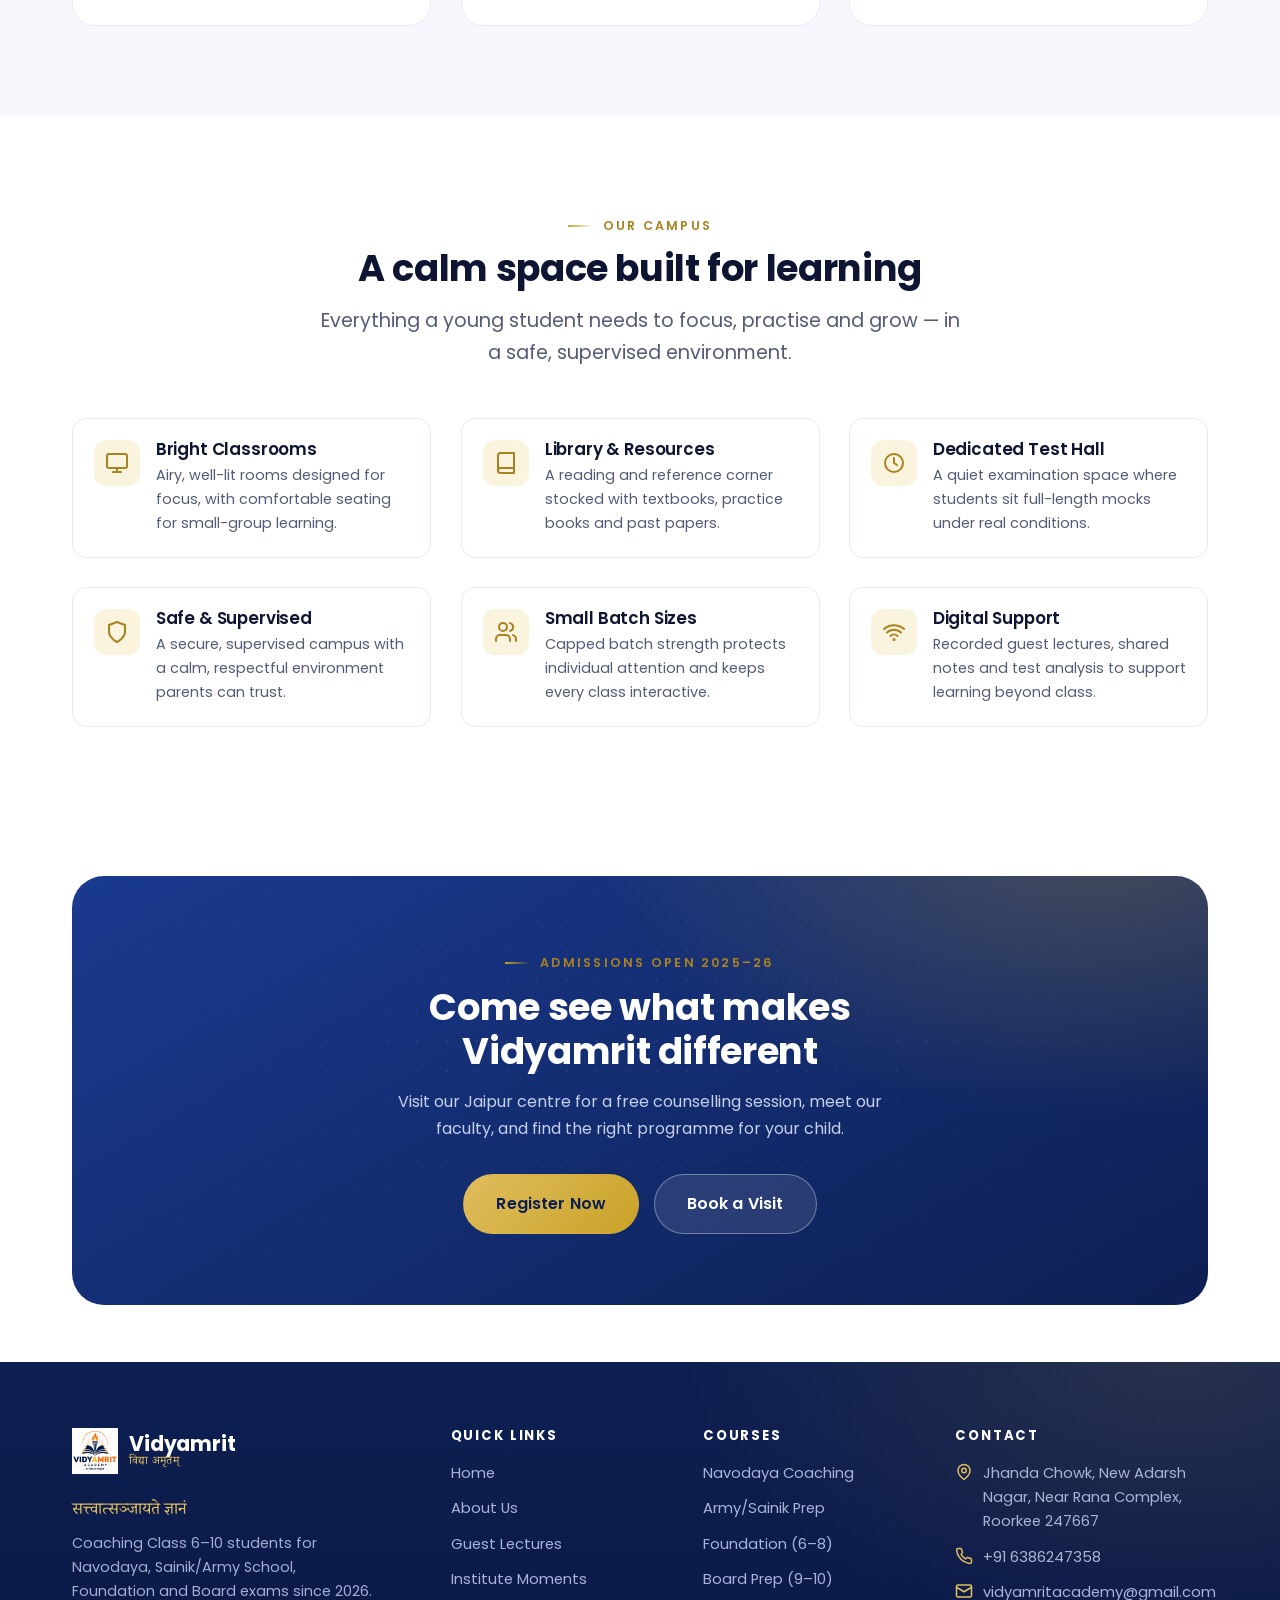
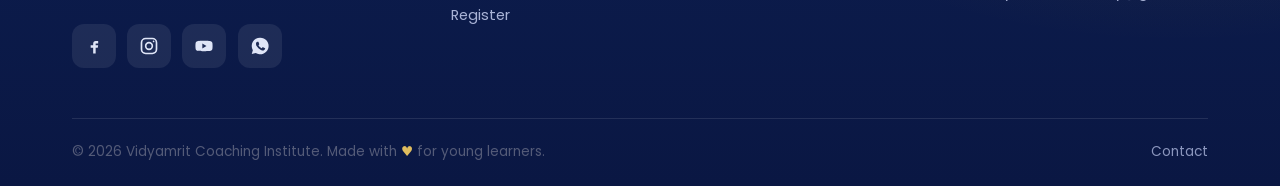
<file: pages/about.html>
<!DOCTYPE html>
<html lang="en">
<head>
  <meta charset="UTF-8" />
  <meta name="viewport" content="width=device-width, initial-scale=1.0" />
  <title>Vidyamrit Coaching Institute | Navodaya, Sainik, Foundation & Board Coaching, Coaching by IITians</title>
  <meta name="description" content="Learn about Academy, Roorkee — our story since 2026, lead by IITians and expert teachers." />
    <meta name="keywords"
content="Coaching institute Roorkee, class 6 coaching, class 7 coaching, class 8 coaching, class 9 coaching, class 10 coaching, Vidyamrit Academy, Navodaya, Sainik School, Army School, IITian Coaching">
<link rel="canonical" href="https://vidyamritacademy.in/">

  <!-- ---- Social preview ---- -->
  <meta property="og:type" content="website" />
  <meta property="og:title" content="About Vidyamrit Academy" />
  <meta property="og:description" content="About our vision and faculties" />
  <meta property="og:image" content="../images/logo.jpeg" />

  <link rel="icon" type="image/svg+xml" href="../images/logo.jpeg" />
  <link rel="preconnect" href="https://fonts.googleapis.com" />
  <link rel="preconnect" href="https://fonts.gstatic.com" crossorigin />
  <link href="https://fonts.googleapis.com/css2?family=Poppins:wght@400;500;600;700&family=Noto+Serif+Devanagari:wght@500;600&display=swap" rel="stylesheet" />
  <link rel="stylesheet" href="../css/style.css" />
  <link rel="stylesheet" href="../css/navbar.css" />
  <link rel="stylesheet" href="../css/cards.css" />
  <link rel="stylesheet" href="../css/pages.css" />
  <link rel="stylesheet" href="../css/forms.css" />
  <link rel="stylesheet" href="../css/footer.css" />
  <link rel="stylesheet" href="../css/responsive.css" />
  <link rel="stylesheet" href="../css/floating-contact.css">
  <!-- Google tag (gtag.js) -->
<script async src="https://www.googletagmanager.com/gtag/js?id=G-0BFDSYG2CJ"></script>
<script>
  window.dataLayer = window.dataLayer || [];
  function gtag(){dataLayer.push(arguments);}
  gtag('js', new Date());

  gtag('config', 'G-0BFDSYG2CJ');
</script>
</head>
<body>
  <a class="skip-link" href="#main">Skip to main content</a>

  <!-- HEADER -->
  <header class="site-header" id="siteHeader">
    <div class="container">
      <nav class="nav" aria-label="Primary">
        <a class="brand" href="../index.html" aria-label="Vidyamrit — home">
          <img class="brand__mark" src="../images/logo.jpeg" alt="" width="42" height="42" />
          <span class="brand__text"><span class="brand__name">Vidyamrit</span><span class="brand__sub">विद्या अमृतम्</span></span>
        </a>
        <div class="nav-menu" id="navMenu">
          <ul class="nav-list">
            <li><a class="nav-link" href="../index.html">Home</a></li>
            <li><a class="nav-link" href="guest-lectures.html">Guest Lectures</a></li>
            <li><a class="nav-link" href="institute-moments.html">Institute Moments</a></li>
            <li><a class="nav-link" href="contact.html">Contact</a></li>
            <li><a class="nav-link" href="about.html">About</a></li>
          </ul>
          <a class="btn btn--gold nav-cta" href="registration.html">Register</a>
        </div>
        <button class="nav-toggle" id="navToggle" type="button" aria-label="Open menu" aria-controls="navMenu" aria-expanded="false"><span></span><span></span><span></span></button>
      </nav>
    </div>
  </header>
  <div class="nav-backdrop" id="navBackdrop"></div>

  <main id="main">
    <!-- PAGE HERO -->
    <section class="page-hero">
      <div class="container">
        <nav class="breadcrumb" aria-label="Breadcrumb">
          <a href="../index.html">Home</a><span class="sep">/</span>
          <span aria-current="page">About</span>
        </nav>
        <h1>About Vidyamrit</h1>
        <p class="page-hero__lead">A Coaching institute in Roorkee led by IITians and experienced teachers with a simple belief — that focused, ethical teaching and genuine care can change where a child&rsquo;s life goes next.</p>
        <div class="page-hero__chips">
          <span class="chip">Roorkee, Uttarakhand</span>
          <span class="chip">Class 6–10</span>
        </div>
      </div>
    </section>

    <!-- INTRO -->
    <section class="section">
      <div class="container">
        <div class="section-head text-center reveal">
          <span class="eyebrow">Who We Are</span>
          <h2 class="section-title">Guiding young learners since 2026</h2>
          <p class="section-sub">Vidyamrit began as a single classroom with a handful of students preparing for the Navodaya entrance. Ten years on, we prepare hundreds of Class 6–10 students each year for Navodaya, Army &amp; Sainik School, Foundation and Board examinations — without ever losing the personal, family-like attention we started with.</p>
        </div>
        <p class="shloka reveal">
          विद्या ददाति विनयम्
          <span class="shloka__gloss">“Knowledge bestows humility.”</span>
        </p>
        <div class="divider reveal" aria-hidden="true"><span></span></div>
      </div>
    </section>



    <!-- FACULTY -->
    <section class="section section--mist">
      <div class="container">
        <div class="section-head text-center reveal">
          <span class="eyebrow">Meet the Team</span>
          <h2 class="section-title">Experienced, caring faculty</h2>
          <p class="section-sub">Our teachers combine deep subject knowledge with the patience and warmth that young learners need.</p>
        </div>
        <div class="grid grid--3" data-stagger="0.07">
          <article class="faculty-card reveal">
            <div class="avatar is-gold" aria-hidden="true">AP</div>
            <h3>Akhand Sir</h3>
            <p class="role">Student Guide and Mentor</p>
            <p class="sub">Certified counselor <br>5+ years of teaching experience.</p>
          </article>
          <article class="faculty-card reveal">
            <div class="avatar" aria-hidden="true">SM</div>
            <h3>Shyam Sir </h3>
            <p class="role"> BS-MS IIT Roorkee</p>
            <p class="sub">JEE Mains + Advanced qualified<br> Maths + Science expert</p>
          </article>
          <article class="faculty-card reveal">
            <div class="avatar" aria-hidden="true">RS</div>
            <h3>Ruchika Mam</h3>
            <p class="role">M. Sc. + Bed Mathematics</p>
            <p class="sub">15+ years of teaching experiece <br> 5+ Years in Navaodaya</p>
          </article>
  
        </div>
      </div>
    </section>


    <!-- INFRASTRUCTURE -->
    <section class="section">
      <div class="container">
        <div class="section-head text-center reveal">
          <span class="eyebrow">Our Campus</span>
          <h2 class="section-title">A calm space built for learning</h2>
          <p class="section-sub">Everything a young student needs to focus, practise and grow — in a safe, supervised environment.</p>
        </div>
        <div class="grid grid--3" data-stagger="0.07">
          <div class="value-item reveal">
            <span class="ico" aria-hidden="true"><svg viewBox="0 0 24 24" fill="none" stroke="currentColor" stroke-width="2" stroke-linecap="round" stroke-linejoin="round"><rect x="2" y="3" width="20" height="14" rx="2"/><path d="M8 21h8M12 17v4"/></svg></span>
            <div><h3>Bright Classrooms</h3><p>Airy, well-lit rooms designed for focus, with comfortable seating for small-group learning.</p></div>
          </div>
          <div class="value-item reveal">
            <span class="ico" aria-hidden="true"><svg viewBox="0 0 24 24" fill="none" stroke="currentColor" stroke-width="2" stroke-linecap="round" stroke-linejoin="round"><path d="M4 19.5A2.5 2.5 0 0 1 6.5 17H20"/><path d="M6.5 2H20v20H6.5A2.5 2.5 0 0 1 4 19.5v-15A2.5 2.5 0 0 1 6.5 2Z"/></svg></span>
            <div><h3>Library &amp; Resources</h3><p>A reading and reference corner stocked with textbooks, practice books and past papers.</p></div>
          </div>
          <div class="value-item reveal">
            <span class="ico" aria-hidden="true"><svg viewBox="0 0 24 24" fill="none" stroke="currentColor" stroke-width="2" stroke-linecap="round" stroke-linejoin="round"><circle cx="12" cy="12" r="9"/><path d="M12 7v5l3 2"/></svg></span>
            <div><h3>Dedicated Test Hall</h3><p>A quiet examination space where students sit full-length mocks under real conditions.</p></div>
          </div>
          <div class="value-item reveal">
            <span class="ico" aria-hidden="true"><svg viewBox="0 0 24 24" fill="none" stroke="currentColor" stroke-width="2" stroke-linecap="round" stroke-linejoin="round"><path d="M12 22s8-4 8-10V5l-8-3-8 3v7c0 6 8 10 8 10Z"/></svg></span>
            <div><h3>Safe &amp; Supervised</h3><p>A secure, supervised campus with a calm, respectful environment parents can trust.</p></div>
          </div>
          <div class="value-item reveal">
            <span class="ico" aria-hidden="true"><svg viewBox="0 0 24 24" fill="none" stroke="currentColor" stroke-width="2" stroke-linecap="round" stroke-linejoin="round"><path d="M16 21v-2a4 4 0 0 0-4-4H6a4 4 0 0 0-4 4v2"/><circle cx="9" cy="7" r="4"/><path d="M22 21v-2a4 4 0 0 0-3-3.9M16 3.1a4 4 0 0 1 0 7.8"/></svg></span>
            <div><h3>Small Batch Sizes</h3><p>Capped batch strength protects individual attention and keeps every class interactive.</p></div>
          </div>
          <div class="value-item reveal">
            <span class="ico" aria-hidden="true"><svg viewBox="0 0 24 24" fill="none" stroke="currentColor" stroke-width="2" stroke-linecap="round" stroke-linejoin="round"><path d="M5 12.5a10 10 0 0 1 14 0M8.5 16a5 5 0 0 1 7 0M2 9a15 15 0 0 1 20 0"/><circle cx="12" cy="19.5" r="0.6" fill="currentColor"/></svg></span>
            <div><h3>Digital Support</h3><p>Recorded guest lectures, shared notes and test analysis to support learning beyond class.</p></div>
          </div>
        </div>
      </div>
    </section>

    <!-- CTA -->
    <section class="section section--tight">
      <div class="container">
        <div class="cta-band reveal zoom">
          <span class="eyebrow" style="justify-content:center;">Admissions Open 2025–26</span>
          <h2>Come see what makes Vidyamrit different</h2>
          <p>Visit our Jaipur centre for a free counselling session, meet our faculty, and find the right programme for your child.</p>
          <div class="cta-band__actions">
            <a class="btn btn--gold btn--lg" href="registration.html">Register Now</a>
            <a class="btn btn--light btn--lg" href="contact.html">Book a Visit</a>
          </div>
        </div>
      </div>
    </section>
  </main>

  <!-- FOOTER -->
    <footer class="site-footer">
    <div class="container">
      <div class="footer__grid">
        <div class="footer__brand">
          <a class="brand" href="index.html" aria-label="Vidyamrit — home">
            <img class="brand__mark" src="../images/logo.jpeg" alt="" width="46" height="46" />
            <span class="brand__text">
              <span class="brand__name">Vidyamrit</span>
              <span class="brand__sub">विद्या अमृतम्</span>
            </span>
          </a>
          <p class="footer__tag">सत्त्वात्सञ्जायते ज्ञानं</p>
          <p class="footer__about">Coaching Class 6–10 students for Navodaya, Sainik/Army School, Foundation and Board exams since 2026.</p>
          <div class="social-row">
            <a href="#" aria-label="Facebook"><svg viewBox="0 0 24 24" fill="currentColor" aria-hidden="true"><path d="M14 9h3V6h-3c-2 0-3 1.5-3 3.4V11H8v3h3v7h3v-7h2.5l.5-3H14V9.4c0-.3.2-.4.5-.4Z"/></svg></a>
            <a href="#" aria-label="Instagram"><svg viewBox="0 0 24 24" fill="none" stroke="currentColor" stroke-width="2"><rect x="3" y="3" width="18" height="18" rx="5"/><circle cx="12" cy="12" r="4"/><circle cx="17.5" cy="6.5" r="1" fill="currentColor" stroke="none"/></svg></a>
            <a href="#" aria-label="YouTube"><svg viewBox="0 0 24 24" fill="currentColor" aria-hidden="true"><path d="M22 8.2a3 3 0 0 0-2-2C18.2 5.7 12 5.7 12 5.7s-6.2 0-8 .5a3 3 0 0 0-2 2A31 31 0 0 0 1.7 12 31 31 0 0 0 2 15.8a3 3 0 0 0 2 2c1.8.5 8 .5 8 .5s6.2 0 8-.5a3 3 0 0 0 2-2c.3-1.2.3-3.8.3-3.8s0-2.6-.3-3.8ZM10 15V9l5 3Z"/></svg></a>
            <a href="https://wa.me/916386247358" aria-label="WhatsApp"><svg viewBox="0 0 24 24" fill="currentColor" aria-hidden="true"><path d="M12 2a10 10 0 0 0-8.6 15l-1.3 4.7 4.8-1.3A10 10 0 1 0 12 2Zm5.5 14.1c-.2.6-1.2 1.2-1.7 1.2-.4 0-1 .1-3.2-.9a11 11 0 0 1-4.4-4c-.3-.5-1-1.5-1-2.9 0-1.3.7-2 1-2.2a1 1 0 0 1 .8-.4h.6c.2 0 .5 0 .7.6l.8 2c.1.2.1.4 0 .5l-.4.6-.3.3c-.1.1-.3.3-.1.6a8 8 0 0 0 1.4 1.8 7 7 0 0 0 2 1.3c.3.1.5.1.6-.1l.7-.9c.2-.2.4-.2.6-.1l2 .9c.3.2.5.2.5.4.1.1.1.8-.2 1.4Z"/></svg></a>
          </div>
        </div>

        <div class="footer__col">
          <h4>Quick Links</h4>
          <ul>
            <li><a href="../index.html">Home</a></li>
            <li><a href="about.html">About Us</a></li>
            <li><a href="guest-lectures.html">Guest Lectures</a></li>
            <li><a href="institute-moments.html">Institute Moments</a></li>
            <li><a href="registration.html">Register</a></li>
          </ul>
        </div>

        <div class="footer__col">
          <h4>Courses</h4>
          <ul>
            <li><a href="registration.html">Navodaya Coaching</a></li>
            <li><a href="registration.html">Army/Sainik Prep</a></li>
            <li><a href="registration.html">Foundation (6–8)</a></li>
            <li><a href="registration.html">Board Prep (9–10)</a></li>
          </ul>
        </div>

        <div class="footer__col">
          <h4>Contact</h4>
          <ul>
            <li class="with-ico"><svg viewBox="0 0 24 24" fill="none" stroke="currentColor" stroke-width="2" stroke-linecap="round" stroke-linejoin="round"><path d="M20 10c0 6-8 12-8 12s-8-6-8-12a8 8 0 0 1 16 0Z"/><circle cx="12" cy="10" r="3"/></svg><span>Jhanda Chowk, New Adarsh Nagar, Near Rana Complex, Roorkee 247667</span></li>
            <li class="with-ico"><svg viewBox="0 0 24 24" fill="none" stroke="currentColor" stroke-width="2" stroke-linecap="round" stroke-linejoin="round"><path d="M22 16.9v3a2 2 0 0 1-2.2 2 19.8 19.8 0 0 1-8.6-3 19.5 19.5 0 0 1-6-6 19.8 19.8 0 0 1-3-8.7A2 2 0 0 1 4.1 2h3a2 2 0 0 1 2 1.7c.1.9.4 1.8.7 2.7a2 2 0 0 1-.5 2.1L8.1 9.9a16 16 0 0 0 6 6l1.4-1.2a2 2 0 0 1 2.1-.4c.9.3 1.8.6 2.7.7a2 2 0 0 1 1.7 2Z"/></svg><a href="tel:+916386247358">+91 6386247358</a></li>
            <li class="with-ico"><svg viewBox="0 0 24 24" fill="none" stroke="currentColor" stroke-width="2" stroke-linecap="round" stroke-linejoin="round"><rect x="2" y="4" width="20" height="16" rx="2"/><path d="m22 7-10 6L2 7"/></svg><a href="mailto:vidyamritacademy@gmail.com">vidyamritacademy@gmail.com</a></li>
          </ul>
        </div>
      </div>

      <div class="footer__bar">
        <p>© <span id="year">2025</span> Vidyamrit Coaching Institute. Made with <span class="heart" aria-hidden="true">♥</span> for young learners.</p>
        <nav aria-label="Legal">
          <a href="contact.html">Contact</a>
        </nav>
      </div>
    </div>
  </footer>

  <script src="../js/script.js" defer></script>
  <script src="../js/animations.js" defer></script>
  <div class="floating-contact">
  <a class="floating-contact__btn floating-contact__btn--whatsapp"
     href="https://wa.me/916386247358"
     target="_blank" rel="noopener"
     aria-label="Chat on WhatsApp">
    <svg viewBox="0 0 24 24" fill="currentColor" xmlns="http://www.w3.org/2000/svg">
      <path d="M17.6 6.32A8.86 8.86 0 0 0 12.02 3.5c-4.9 0-8.9 4-8.9 8.9 0 1.57.4 3.1 1.18 4.45L3 21l4.28-1.28a8.86 8.86 0 0 0 4.74 1.36h.01c4.9 0 8.9-4 8.9-8.9 0-2.38-.93-4.62-2.63-6.3zm-5.58 13.7h-.01a7.4 7.4 0 0 1-3.77-1.03l-.27-.16-2.8.84.75-2.73-.18-.28a7.4 7.4 0 0 1-1.13-3.94c0-4.08 3.33-7.4 7.42-7.4a7.36 7.36 0 0 1 5.24 2.18 7.35 7.35 0 0 1 2.17 5.23c0 4.08-3.33 7.29-7.42 7.29zm4.06-5.54c-.22-.11-1.31-.65-1.51-.72-.2-.07-.35-.11-.5.11-.15.22-.57.72-.7.87-.13.15-.26.16-.48.06-.22-.11-.94-.35-1.79-1.11-.66-.59-1.11-1.32-1.24-1.54-.13-.22-.01-.34.1-.45.1-.1.22-.26.33-.39.11-.13.15-.22.22-.37.07-.15.04-.28-.02-.39-.06-.11-.5-1.21-.69-1.66-.18-.43-.37-.37-.5-.38h-.43c-.15 0-.39.06-.59.28-.2.22-.78.76-.78 1.86 0 1.1.8 2.16.91 2.31.11.15 1.58 2.41 3.82 3.38.53.23.95.37 1.27.47.53.17 1.02.15 1.4.09.43-.06 1.31-.53 1.49-1.05.18-.51.18-.95.13-1.05-.05-.1-.2-.16-.42-.27z"/>
    </svg>
  </a>

  <a class="floating-contact__btn floating-contact__btn--call"
     href="tel:+916386247358"
     aria-label="Call us">
    <svg viewBox="0 0 24 24" fill="currentColor" xmlns="http://www.w3.org/2000/svg">
      <path d="M6.62 10.79a15.05 15.05 0 0 0 6.59 6.59l2.2-2.2a1 1 0 0 1 1.02-.24 11.36 11.36 0 0 0 3.57.57 1 1 0 0 1 1 1V20a1 1 0 0 1-1 1A17 17 0 0 1 3 4a1 1 0 0 1 1-1h3.5a1 1 0 0 1 1 1 11.36 11.36 0 0 0 .57 3.57 1 1 0 0 1-.25 1.02l-2.2 2.2z"/>
    </svg>
  </a>
</div>
</body>
</html>
</file>
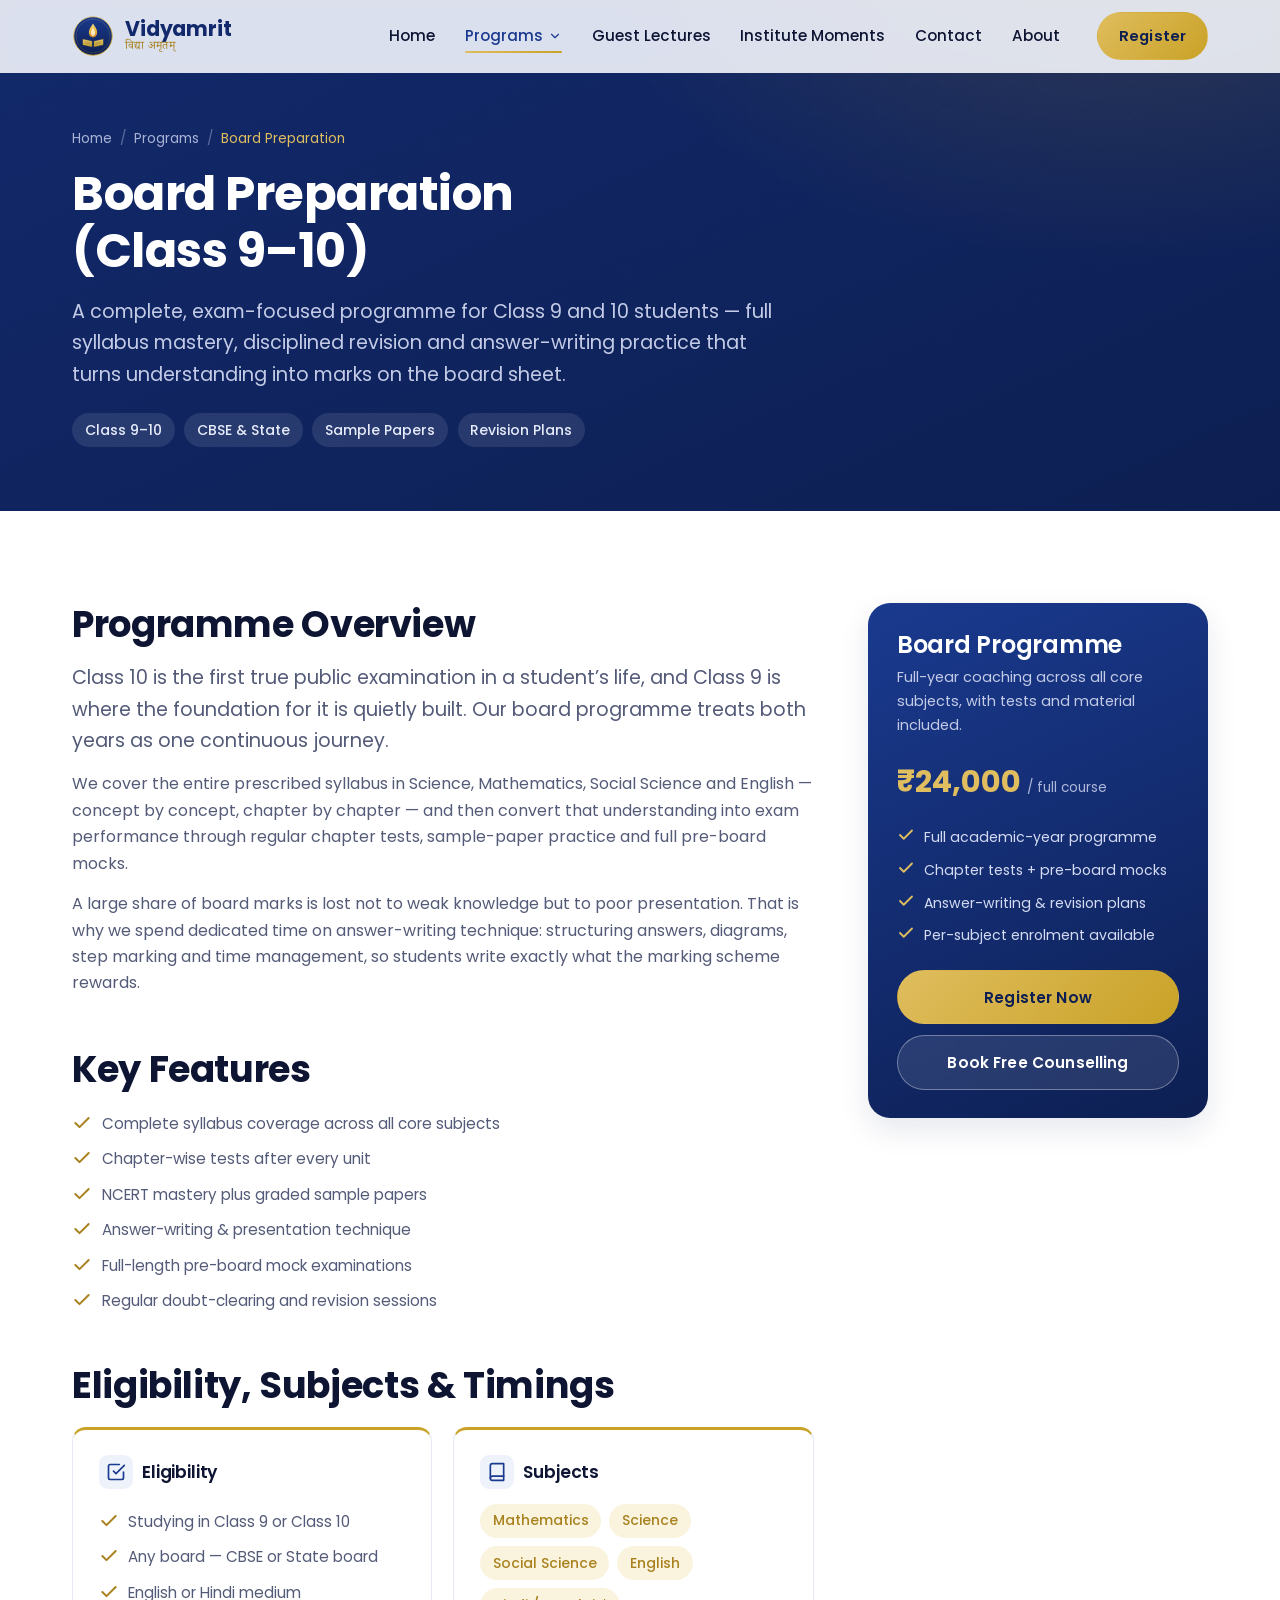
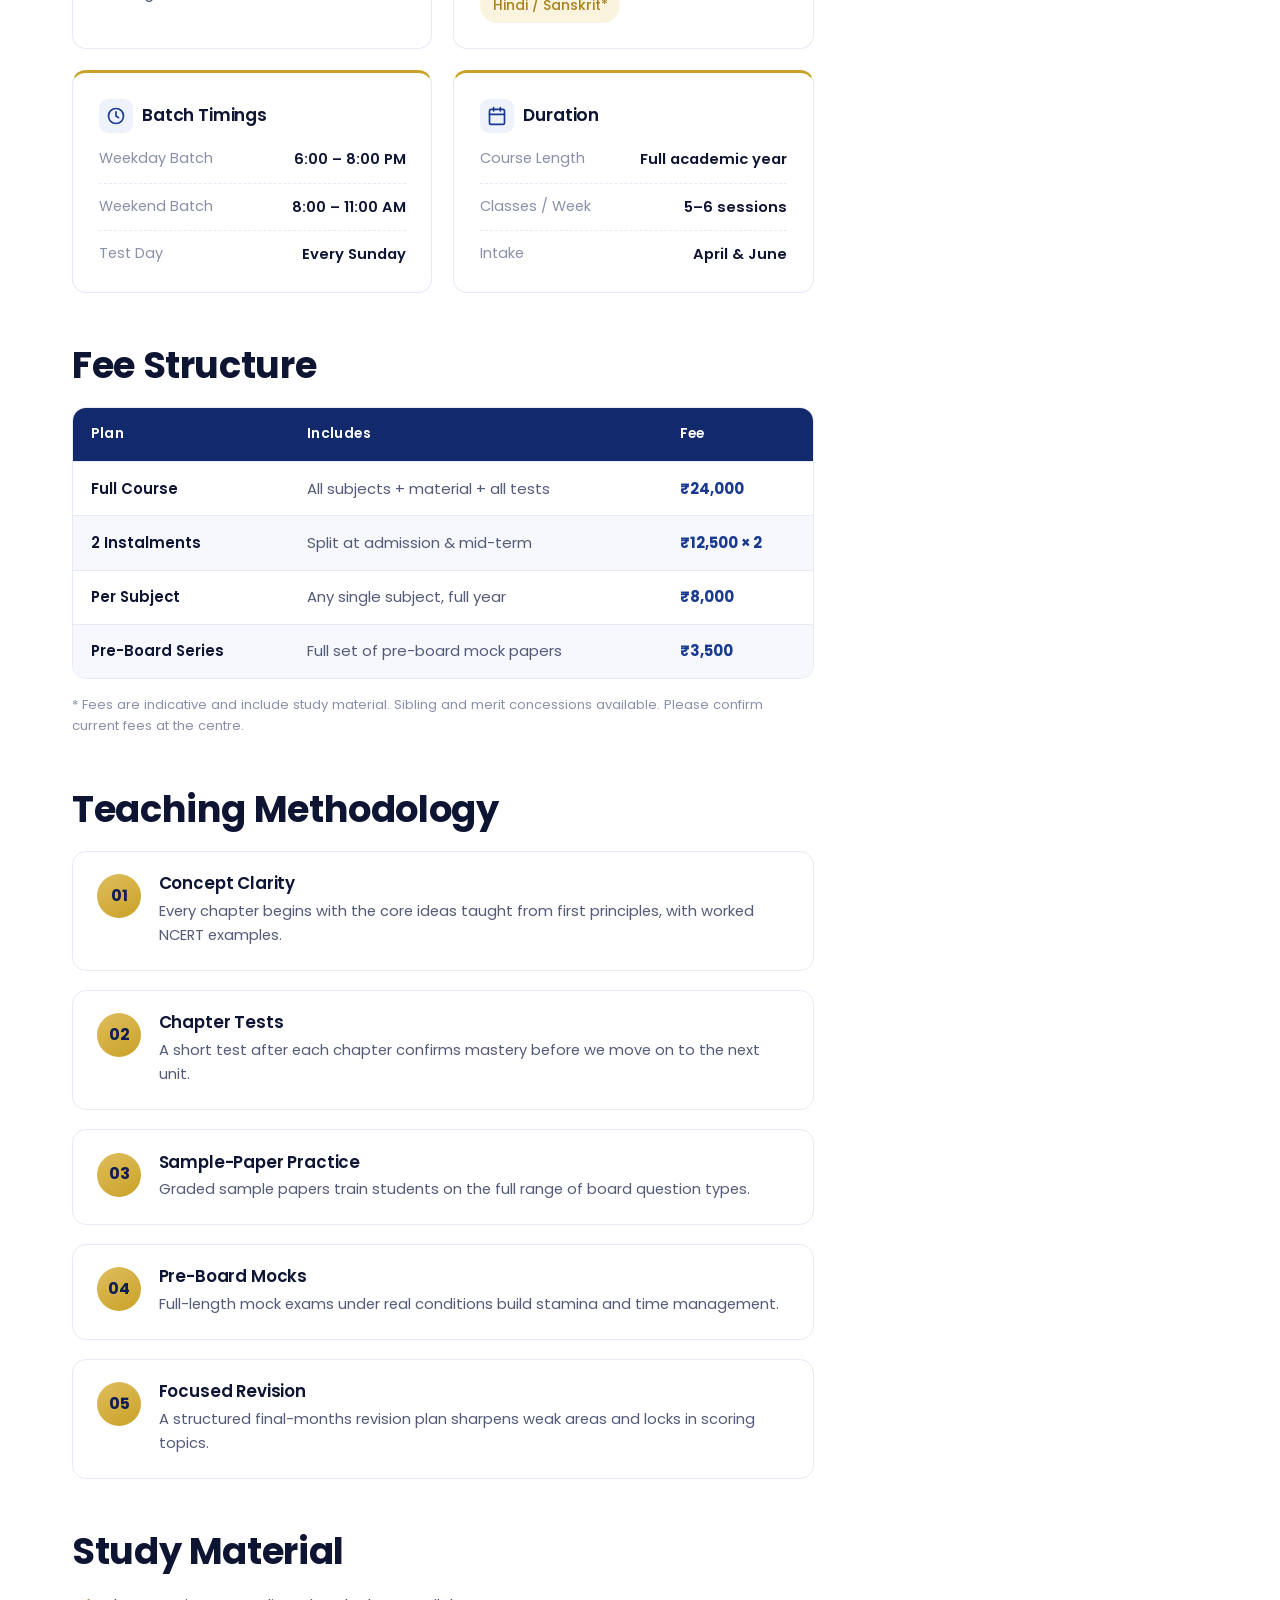
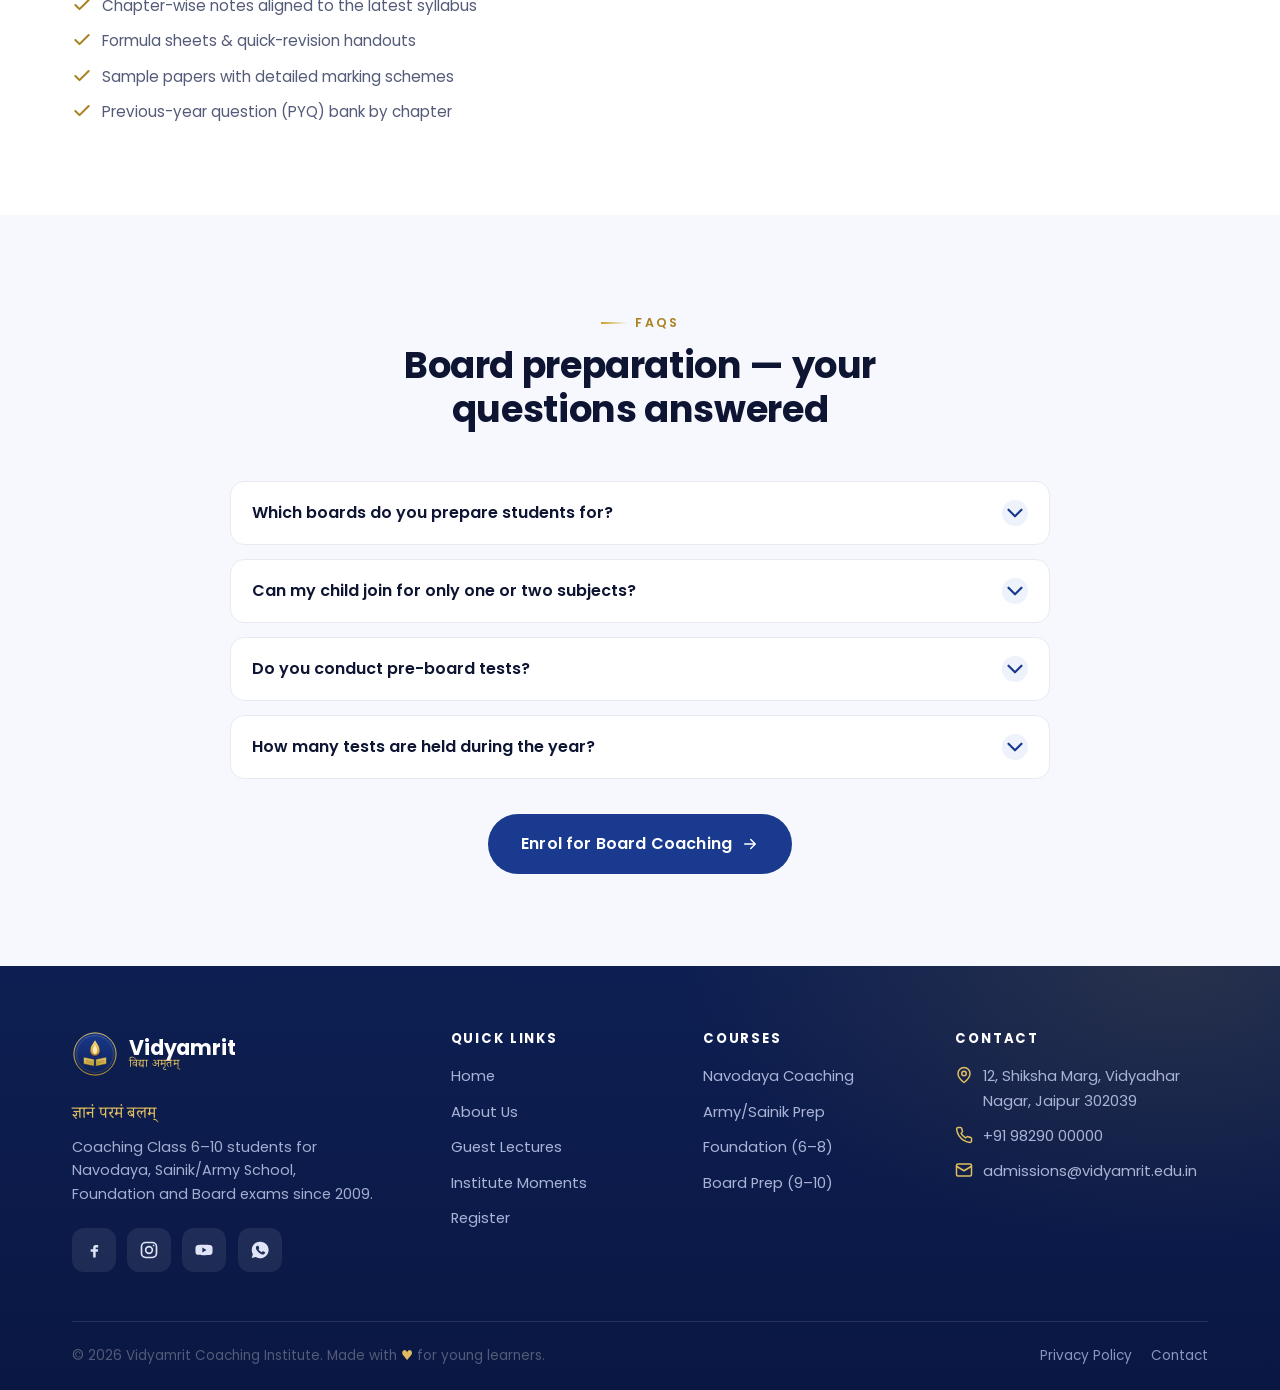
<file: pages/board.html>
<!DOCTYPE html>
<html lang="en">
<head>
  <meta charset="UTF-8" />
  <meta name="viewport" content="width=device-width, initial-scale=1.0" />
  <title>Board Preparation Class 9–10 (CBSE &amp; State) | Vidyamrit Coaching Institute</title>
  <meta name="description" content="Structured Class 9 &amp; 10 board preparation for CBSE and State boards — full syllabus coverage in Maths, Science, Social Science and English, chapter tests, sample papers and pre-board mocks." />
  <link rel="icon" type="image/svg+xml" href="../images/icons/favicon.svg" />
  <link rel="preconnect" href="https://fonts.googleapis.com" />
  <link rel="preconnect" href="https://fonts.gstatic.com" crossorigin />
  <link href="https://fonts.googleapis.com/css2?family=Poppins:wght@400;500;600;700&family=Noto+Serif+Devanagari:wght@500;600&display=swap" rel="stylesheet" />
  <link rel="stylesheet" href="../css/style.css" />
  <link rel="stylesheet" href="../css/navbar.css" />
  <link rel="stylesheet" href="../css/cards.css" />
  <link rel="stylesheet" href="../css/pages.css" />
  <link rel="stylesheet" href="../css/forms.css" />
  <link rel="stylesheet" href="../css/footer.css" />
  <link rel="stylesheet" href="../css/responsive.css" />
</head>
<body>
  <a class="skip-link" href="#main">Skip to main content</a>

  <!-- HEADER -->
  <header class="site-header" id="siteHeader">
    <div class="container">
      <nav class="nav" aria-label="Primary">
        <a class="brand" href="../index.html" aria-label="Vidyamrit — home">
          <img class="brand__mark" src="../images/logo.svg" alt="" width="42" height="42" />
          <span class="brand__text"><span class="brand__name">Vidyamrit</span><span class="brand__sub">विद्या अमृतम्</span></span>
        </a>
        <div class="nav-menu" id="navMenu">
          <ul class="nav-list">
            <li><a class="nav-link" href="../index.html">Home</a></li>
            <li class="has-dropdown">
              <button class="nav-link nav-link--drop" type="button" aria-haspopup="true" aria-expanded="false">Programs
                <svg viewBox="0 0 24 24" fill="none" stroke="currentColor" stroke-width="2" stroke-linecap="round" stroke-linejoin="round" aria-hidden="true"><path d="M6 9l6 6 6-6"/></svg>
              </button>
              <div class="dropdown" role="menu">
                <a href="navodaya.html" role="menuitem"><strong>Navodaya Vidyalaya</strong><small>Class 5 → 6 entrance (JNVST)</small></a>
                <a href="sainik.html" role="menuitem"><strong>Army &amp; Sainik School</strong><small>Entrance preparation</small></a>
                <a href="foundation.html" role="menuitem"><strong>Foundation Course</strong><small>Class 6–8</small></a>
                <a href="board.html" role="menuitem"><strong>Board Preparation</strong><small>Class 9–10</small></a>
              </div>
            </li>
            <li><a class="nav-link" href="guest-lectures.html">Guest Lectures</a></li>
            <li><a class="nav-link" href="institute-moments.html">Institute Moments</a></li>
            <li><a class="nav-link" href="contact.html">Contact</a></li>
            <li><a class="nav-link" href="about.html">About</a></li>
          </ul>
          <a class="btn btn--gold nav-cta" href="registration.html">Register</a>
        </div>
        <button class="nav-toggle" id="navToggle" type="button" aria-label="Open menu" aria-controls="navMenu" aria-expanded="false"><span></span><span></span><span></span></button>
      </nav>
    </div>
  </header>
  <div class="nav-backdrop" id="navBackdrop"></div>

  <main id="main">
    <!-- PAGE HERO -->
    <section class="page-hero">
      <div class="container">
        <nav class="breadcrumb" aria-label="Breadcrumb">
          <a href="../index.html">Home</a><span class="sep">/</span>
          <span>Programs</span><span class="sep">/</span>
          <span aria-current="page">Board Preparation</span>
        </nav>
        <h1>Board Preparation (Class 9–10)</h1>
        <p class="page-hero__lead">A complete, exam-focused programme for Class 9 and 10 students — full syllabus mastery, disciplined revision and answer-writing practice that turns understanding into marks on the board sheet.</p>
        <div class="page-hero__chips">
          <span class="chip">Class 9–10</span>
          <span class="chip">CBSE &amp; State</span>
          <span class="chip">Sample Papers</span>
          <span class="chip">Revision Plans</span>
        </div>
      </div>
    </section>

    <!-- BODY -->
    <section class="section">
      <div class="container program-layout">
        <!-- MAIN CONTENT -->
        <div class="prog-content">
          <div class="prog-block">
            <h2>Programme Overview</h2>
            <p class="lead">Class 10 is the first true public examination in a student&rsquo;s life, and Class 9 is where the foundation for it is quietly built. Our board programme treats both years as one continuous journey.</p>
            <p>We cover the entire prescribed syllabus in Science, Mathematics, Social Science and English &mdash; concept by concept, chapter by chapter &mdash; and then convert that understanding into exam performance through regular chapter tests, sample-paper practice and full pre-board mocks.</p>
            <p>A large share of board marks is lost not to weak knowledge but to poor presentation. That is why we spend dedicated time on answer-writing technique: structuring answers, diagrams, step marking and time management, so students write exactly what the marking scheme rewards.</p>
          </div>

          <div class="prog-block">
            <h2>Key Features</h2>
            <ul class="ticks">
              <li><svg viewBox="0 0 24 24" fill="none" stroke="currentColor" stroke-width="2.4" stroke-linecap="round" stroke-linejoin="round"><path d="M20 6 9 17l-5-5"/></svg> Complete syllabus coverage across all core subjects</li>
              <li><svg viewBox="0 0 24 24" fill="none" stroke="currentColor" stroke-width="2.4" stroke-linecap="round" stroke-linejoin="round"><path d="M20 6 9 17l-5-5"/></svg> Chapter-wise tests after every unit</li>
              <li><svg viewBox="0 0 24 24" fill="none" stroke="currentColor" stroke-width="2.4" stroke-linecap="round" stroke-linejoin="round"><path d="M20 6 9 17l-5-5"/></svg> NCERT mastery plus graded sample papers</li>
              <li><svg viewBox="0 0 24 24" fill="none" stroke="currentColor" stroke-width="2.4" stroke-linecap="round" stroke-linejoin="round"><path d="M20 6 9 17l-5-5"/></svg> Answer-writing &amp; presentation technique</li>
              <li><svg viewBox="0 0 24 24" fill="none" stroke="currentColor" stroke-width="2.4" stroke-linecap="round" stroke-linejoin="round"><path d="M20 6 9 17l-5-5"/></svg> Full-length pre-board mock examinations</li>
              <li><svg viewBox="0 0 24 24" fill="none" stroke="currentColor" stroke-width="2.4" stroke-linecap="round" stroke-linejoin="round"><path d="M20 6 9 17l-5-5"/></svg> Regular doubt-clearing and revision sessions</li>
            </ul>
          </div>

          <div class="prog-block">
            <h2>Eligibility, Subjects &amp; Timings</h2>
            <div class="spec-grid">
              <div class="spec-card">
                <h3><span class="ico" aria-hidden="true"><svg viewBox="0 0 24 24" fill="none" stroke="currentColor" stroke-width="2" stroke-linecap="round" stroke-linejoin="round"><path d="m9 11 3 3L22 4"/><path d="M21 12v7a2 2 0 0 1-2 2H5a2 2 0 0 1-2-2V5a2 2 0 0 1 2-2h11"/></svg></span> Eligibility</h3>
                <ul class="ticks">
                  <li><svg viewBox="0 0 24 24" fill="none" stroke="currentColor" stroke-width="2.4" stroke-linecap="round" stroke-linejoin="round"><path d="M20 6 9 17l-5-5"/></svg> Studying in Class 9 or Class 10</li>
                  <li><svg viewBox="0 0 24 24" fill="none" stroke="currentColor" stroke-width="2.4" stroke-linecap="round" stroke-linejoin="round"><path d="M20 6 9 17l-5-5"/></svg> Any board — CBSE or State board</li>
                  <li><svg viewBox="0 0 24 24" fill="none" stroke="currentColor" stroke-width="2.4" stroke-linecap="round" stroke-linejoin="round"><path d="M20 6 9 17l-5-5"/></svg> English or Hindi medium</li>
                </ul>
              </div>
              <div class="spec-card">
                <h3><span class="ico" aria-hidden="true"><svg viewBox="0 0 24 24" fill="none" stroke="currentColor" stroke-width="2" stroke-linecap="round" stroke-linejoin="round"><path d="M4 19.5A2.5 2.5 0 0 1 6.5 17H20"/><path d="M6.5 2H20v20H6.5A2.5 2.5 0 0 1 4 19.5v-15A2.5 2.5 0 0 1 6.5 2Z"/></svg></span> Subjects</h3>
                <div class="subject-tags">
                  <span class="chip chip--gold">Mathematics</span>
                  <span class="chip chip--gold">Science</span>
                  <span class="chip chip--gold">Social Science</span>
                  <span class="chip chip--gold">English</span>
                  <span class="chip chip--gold">Hindi / Sanskrit*</span>
                </div>
              </div>
              <div class="spec-card">
                <h3><span class="ico" aria-hidden="true"><svg viewBox="0 0 24 24" fill="none" stroke="currentColor" stroke-width="2" stroke-linecap="round" stroke-linejoin="round"><circle cx="12" cy="12" r="9"/><path d="M12 7v5l3 2"/></svg></span> Batch Timings</h3>
                <dl class="spec-list">
                  <div><dt>Weekday Batch</dt><dd>6:00 – 8:00 PM</dd></div>
                  <div><dt>Weekend Batch</dt><dd>8:00 – 11:00 AM</dd></div>
                  <div><dt>Test Day</dt><dd>Every Sunday</dd></div>
                </dl>
              </div>
              <div class="spec-card">
                <h3><span class="ico" aria-hidden="true"><svg viewBox="0 0 24 24" fill="none" stroke="currentColor" stroke-width="2" stroke-linecap="round" stroke-linejoin="round"><rect x="3" y="4" width="18" height="18" rx="2"/><path d="M16 2v4M8 2v4M3 10h18"/></svg></span> Duration</h3>
                <dl class="spec-list">
                  <div><dt>Course Length</dt><dd>Full academic year</dd></div>
                  <div><dt>Classes / Week</dt><dd>5–6 sessions</dd></div>
                  <div><dt>Intake</dt><dd>April &amp; June</dd></div>
                </dl>
              </div>
            </div>
          </div>

          <div class="prog-block">
            <h2>Fee Structure</h2>
            <table class="fee-table">
              <thead>
                <tr><th>Plan</th><th>Includes</th><th>Fee</th></tr>
              </thead>
              <tbody>
                <tr><td>Full Course</td><td>All subjects + material + all tests</td><td class="amount">₹24,000</td></tr>
                <tr><td>2 Instalments</td><td>Split at admission &amp; mid-term</td><td class="amount">₹12,500 × 2</td></tr>
                <tr><td>Per Subject</td><td>Any single subject, full year</td><td class="amount">₹8,000</td></tr>
                <tr><td>Pre-Board Series</td><td>Full set of pre-board mock papers</td><td class="amount">₹3,500</td></tr>
              </tbody>
            </table>
            <p class="fee-note">* Fees are indicative and include study material. Sibling and merit concessions available. Please confirm current fees at the centre.</p>
          </div>

          <div class="prog-block">
            <h2>Teaching Methodology</h2>
            <div class="steps">
              <div class="step"><span class="step__num" aria-hidden="true"></span><div><h3>Concept Clarity</h3><p>Every chapter begins with the core ideas taught from first principles, with worked NCERT examples.</p></div></div>
              <div class="step"><span class="step__num" aria-hidden="true"></span><div><h3>Chapter Tests</h3><p>A short test after each chapter confirms mastery before we move on to the next unit.</p></div></div>
              <div class="step"><span class="step__num" aria-hidden="true"></span><div><h3>Sample-Paper Practice</h3><p>Graded sample papers train students on the full range of board question types.</p></div></div>
              <div class="step"><span class="step__num" aria-hidden="true"></span><div><h3>Pre-Board Mocks</h3><p>Full-length mock exams under real conditions build stamina and time management.</p></div></div>
              <div class="step"><span class="step__num" aria-hidden="true"></span><div><h3>Focused Revision</h3><p>A structured final-months revision plan sharpens weak areas and locks in scoring topics.</p></div></div>
            </div>
          </div>

          <div class="prog-block">
            <h2>Study Material</h2>
            <ul class="ticks">
              <li><svg viewBox="0 0 24 24" fill="none" stroke="currentColor" stroke-width="2.4" stroke-linecap="round" stroke-linejoin="round"><path d="M20 6 9 17l-5-5"/></svg> Chapter-wise notes aligned to the latest syllabus</li>
              <li><svg viewBox="0 0 24 24" fill="none" stroke="currentColor" stroke-width="2.4" stroke-linecap="round" stroke-linejoin="round"><path d="M20 6 9 17l-5-5"/></svg> Formula sheets &amp; quick-revision handouts</li>
              <li><svg viewBox="0 0 24 24" fill="none" stroke="currentColor" stroke-width="2.4" stroke-linecap="round" stroke-linejoin="round"><path d="M20 6 9 17l-5-5"/></svg> Sample papers with detailed marking schemes</li>
              <li><svg viewBox="0 0 24 24" fill="none" stroke="currentColor" stroke-width="2.4" stroke-linecap="round" stroke-linejoin="round"><path d="M20 6 9 17l-5-5"/></svg> Previous-year question (PYQ) bank by chapter</li>
            </ul>
          </div>
        </div>

        <!-- STICKY ENROL CARD -->
        <aside>
          <div class="enrol-card">
            <h3>Board Programme</h3>
            <p>Full-year coaching across all core subjects, with tests and material included.</p>
            <div class="price">₹24,000 <small>/ full course</small></div>
            <ul>
              <li><svg viewBox="0 0 24 24" fill="none" stroke="currentColor" stroke-width="2.4" stroke-linecap="round" stroke-linejoin="round"><path d="M20 6 9 17l-5-5"/></svg> Full academic-year programme</li>
              <li><svg viewBox="0 0 24 24" fill="none" stroke="currentColor" stroke-width="2.4" stroke-linecap="round" stroke-linejoin="round"><path d="M20 6 9 17l-5-5"/></svg> Chapter tests + pre-board mocks</li>
              <li><svg viewBox="0 0 24 24" fill="none" stroke="currentColor" stroke-width="2.4" stroke-linecap="round" stroke-linejoin="round"><path d="M20 6 9 17l-5-5"/></svg> Answer-writing &amp; revision plans</li>
              <li><svg viewBox="0 0 24 24" fill="none" stroke="currentColor" stroke-width="2.4" stroke-linecap="round" stroke-linejoin="round"><path d="M20 6 9 17l-5-5"/></svg> Per-subject enrolment available</li>
            </ul>
            <a class="btn btn--gold btn--block" href="registration.html">Register Now</a>
            <a class="btn btn--light btn--block" href="contact.html" style="margin-top:0.7rem;">Book Free Counselling</a>
          </div>
        </aside>
      </div>
    </section>

    <!-- FAQ -->
    <section class="section section--mist">
      <div class="container">
        <div class="section-head text-center reveal">
          <span class="eyebrow">FAQs</span>
          <h2 class="section-title">Board preparation — your questions answered</h2>
        </div>
        <div class="faq">
          <details class="faq-item"><summary>Which boards do you prepare students for? <span class="chev" aria-hidden="true"><svg viewBox="0 0 24 24" fill="none" stroke="currentColor" stroke-width="2" stroke-linecap="round" stroke-linejoin="round"><path d="M6 9l6 6 6-6"/></svg></span></summary><div class="faq-body">We prepare students for CBSE and State board examinations. Teaching follows NCERT and the relevant board syllabus, and our sample papers and tests match each board&rsquo;s pattern and marking scheme.</div></details>
          <details class="faq-item"><summary>Can my child join for only one or two subjects? <span class="chev" aria-hidden="true"><svg viewBox="0 0 24 24" fill="none" stroke="currentColor" stroke-width="2" stroke-linecap="round" stroke-linejoin="round"><path d="M6 9l6 6 6-6"/></svg></span></summary><div class="faq-body">Yes. While most students take the full-course package, per-subject enrolment is available — a popular choice for strengthening Mathematics or Science specifically.</div></details>
          <details class="faq-item"><summary>Do you conduct pre-board tests? <span class="chev" aria-hidden="true"><svg viewBox="0 0 24 24" fill="none" stroke="currentColor" stroke-width="2" stroke-linecap="round" stroke-linejoin="round"><path d="M6 9l6 6 6-6"/></svg></span></summary><div class="faq-body">Yes. Full-length pre-board mock examinations are conducted under real exam conditions, followed by evaluation and personalised feedback on both content and presentation.</div></details>
          <details class="faq-item"><summary>How many tests are held during the year? <span class="chev" aria-hidden="true"><svg viewBox="0 0 24 24" fill="none" stroke="currentColor" stroke-width="2" stroke-linecap="round" stroke-linejoin="round"><path d="M6 9l6 6 6-6"/></svg></span></summary><div class="faq-body">There is a short test after every chapter, periodic unit tests, and a series of full pre-board mocks near the exam. Regular testing keeps preparation on track all year.</div></details>
        </div>
        <div class="text-center" style="margin-top:2.2rem;">
          <a class="btn btn--primary btn--lg" href="registration.html">Enrol for Board Coaching
            <svg viewBox="0 0 24 24" fill="none" stroke="currentColor" stroke-width="2" stroke-linecap="round" stroke-linejoin="round" aria-hidden="true"><path d="M5 12h14M13 6l6 6-6 6"/></svg>
          </a>
        </div>
      </div>
    </section>
  </main>

  <!-- FOOTER -->
  <footer class="site-footer">
    <div class="container">
      <div class="footer__grid">
        <div class="footer__brand">
          <a class="brand" href="../index.html" aria-label="Vidyamrit — home">
            <img class="brand__mark" src="../images/logo.svg" alt="" width="46" height="46" />
            <span class="brand__text"><span class="brand__name">Vidyamrit</span><span class="brand__sub">विद्या अमृतम्</span></span>
          </a>
          <p class="footer__tag">ज्ञानं परमं बलम्</p>
          <p class="footer__about">Coaching Class 6–10 students for Navodaya, Sainik/Army School, Foundation and Board exams since 2009.</p>
          <div class="social-row">
            <a href="#" aria-label="Facebook"><svg viewBox="0 0 24 24" fill="currentColor" aria-hidden="true"><path d="M14 9h3V6h-3c-2 0-3 1.5-3 3.4V11H8v3h3v7h3v-7h2.5l.5-3H14V9.4c0-.3.2-.4.5-.4Z"/></svg></a>
            <a href="#" aria-label="Instagram"><svg viewBox="0 0 24 24" fill="none" stroke="currentColor" stroke-width="2"><rect x="3" y="3" width="18" height="18" rx="5"/><circle cx="12" cy="12" r="4"/><circle cx="17.5" cy="6.5" r="1" fill="currentColor" stroke="none"/></svg></a>
            <a href="#" aria-label="YouTube"><svg viewBox="0 0 24 24" fill="currentColor" aria-hidden="true"><path d="M22 8.2a3 3 0 0 0-2-2C18.2 5.7 12 5.7 12 5.7s-6.2 0-8 .5a3 3 0 0 0-2 2A31 31 0 0 0 1.7 12 31 31 0 0 0 2 15.8a3 3 0 0 0 2 2c1.8.5 8 .5 8 .5s6.2 0 8-.5a3 3 0 0 0 2-2c.3-1.2.3-3.8.3-3.8s0-2.6-.3-3.8ZM10 15V9l5 3Z"/></svg></a>
            <a href="https://wa.me/919829000000" aria-label="WhatsApp"><svg viewBox="0 0 24 24" fill="currentColor" aria-hidden="true"><path d="M12 2a10 10 0 0 0-8.6 15l-1.3 4.7 4.8-1.3A10 10 0 1 0 12 2Zm5.5 14.1c-.2.6-1.2 1.2-1.7 1.2-.4 0-1 .1-3.2-.9a11 11 0 0 1-4.4-4c-.3-.5-1-1.5-1-2.9 0-1.3.7-2 1-2.2a1 1 0 0 1 .8-.4h.6c.2 0 .5 0 .7.6l.8 2c.1.2.1.4 0 .5l-.4.6-.3.3c-.1.1-.3.3-.1.6a8 8 0 0 0 1.4 1.8 7 7 0 0 0 2 1.3c.3.1.5.1.6-.1l.7-.9c.2-.2.4-.2.6-.1l2 .9c.3.2.5.2.5.4.1.1.1.8-.2 1.4Z"/></svg></a>
          </div>
        </div>
        <div class="footer__col"><h4>Quick Links</h4><ul>
          <li><a href="../index.html">Home</a></li>
          <li><a href="about.html">About Us</a></li>
          <li><a href="guest-lectures.html">Guest Lectures</a></li>
          <li><a href="institute-moments.html">Institute Moments</a></li>
          <li><a href="registration.html">Register</a></li>
        </ul></div>
        <div class="footer__col"><h4>Courses</h4><ul>
          <li><a href="navodaya.html">Navodaya Coaching</a></li>
          <li><a href="sainik.html">Army/Sainik Prep</a></li>
          <li><a href="foundation.html">Foundation (6–8)</a></li>
          <li><a href="board.html">Board Prep (9–10)</a></li>
        </ul></div>
        <div class="footer__col"><h4>Contact</h4><ul>
          <li class="with-ico"><svg viewBox="0 0 24 24" fill="none" stroke="currentColor" stroke-width="2" stroke-linecap="round" stroke-linejoin="round"><path d="M20 10c0 6-8 12-8 12s-8-6-8-12a8 8 0 0 1 16 0Z"/><circle cx="12" cy="10" r="3"/></svg><span>12, Shiksha Marg, Vidyadhar Nagar, Jaipur 302039</span></li>
          <li class="with-ico"><svg viewBox="0 0 24 24" fill="none" stroke="currentColor" stroke-width="2" stroke-linecap="round" stroke-linejoin="round"><path d="M22 16.9v3a2 2 0 0 1-2.2 2 19.8 19.8 0 0 1-8.6-3 19.5 19.5 0 0 1-6-6 19.8 19.8 0 0 1-3-8.7A2 2 0 0 1 4.1 2h3a2 2 0 0 1 2 1.7c.1.9.4 1.8.7 2.7a2 2 0 0 1-.5 2.1L8.1 9.9a16 16 0 0 0 6 6l1.4-1.2a2 2 0 0 1 2.1-.4c.9.3 1.8.6 2.7.7a2 2 0 0 1 1.7 2Z"/></svg><a href="tel:+919829000000">+91 98290 00000</a></li>
          <li class="with-ico"><svg viewBox="0 0 24 24" fill="none" stroke="currentColor" stroke-width="2" stroke-linecap="round" stroke-linejoin="round"><rect x="2" y="4" width="20" height="16" rx="2"/><path d="m22 7-10 6L2 7"/></svg><a href="mailto:admissions@vidyamrit.edu.in">admissions@vidyamrit.edu.in</a></li>
        </ul></div>
      </div>
      <div class="footer__bar">
        <p>© <span id="year">2025</span> Vidyamrit Coaching Institute. Made with <span class="heart" aria-hidden="true">♥</span> for young learners.</p>
        <nav aria-label="Legal"><a href="privacy.html">Privacy Policy</a><a href="contact.html">Contact</a></nav>
      </div>
    </div>
  </footer>

  <script src="../js/script.js" defer></script>
  <script src="../js/animations.js" defer></script>
</body>
</html>
</file>
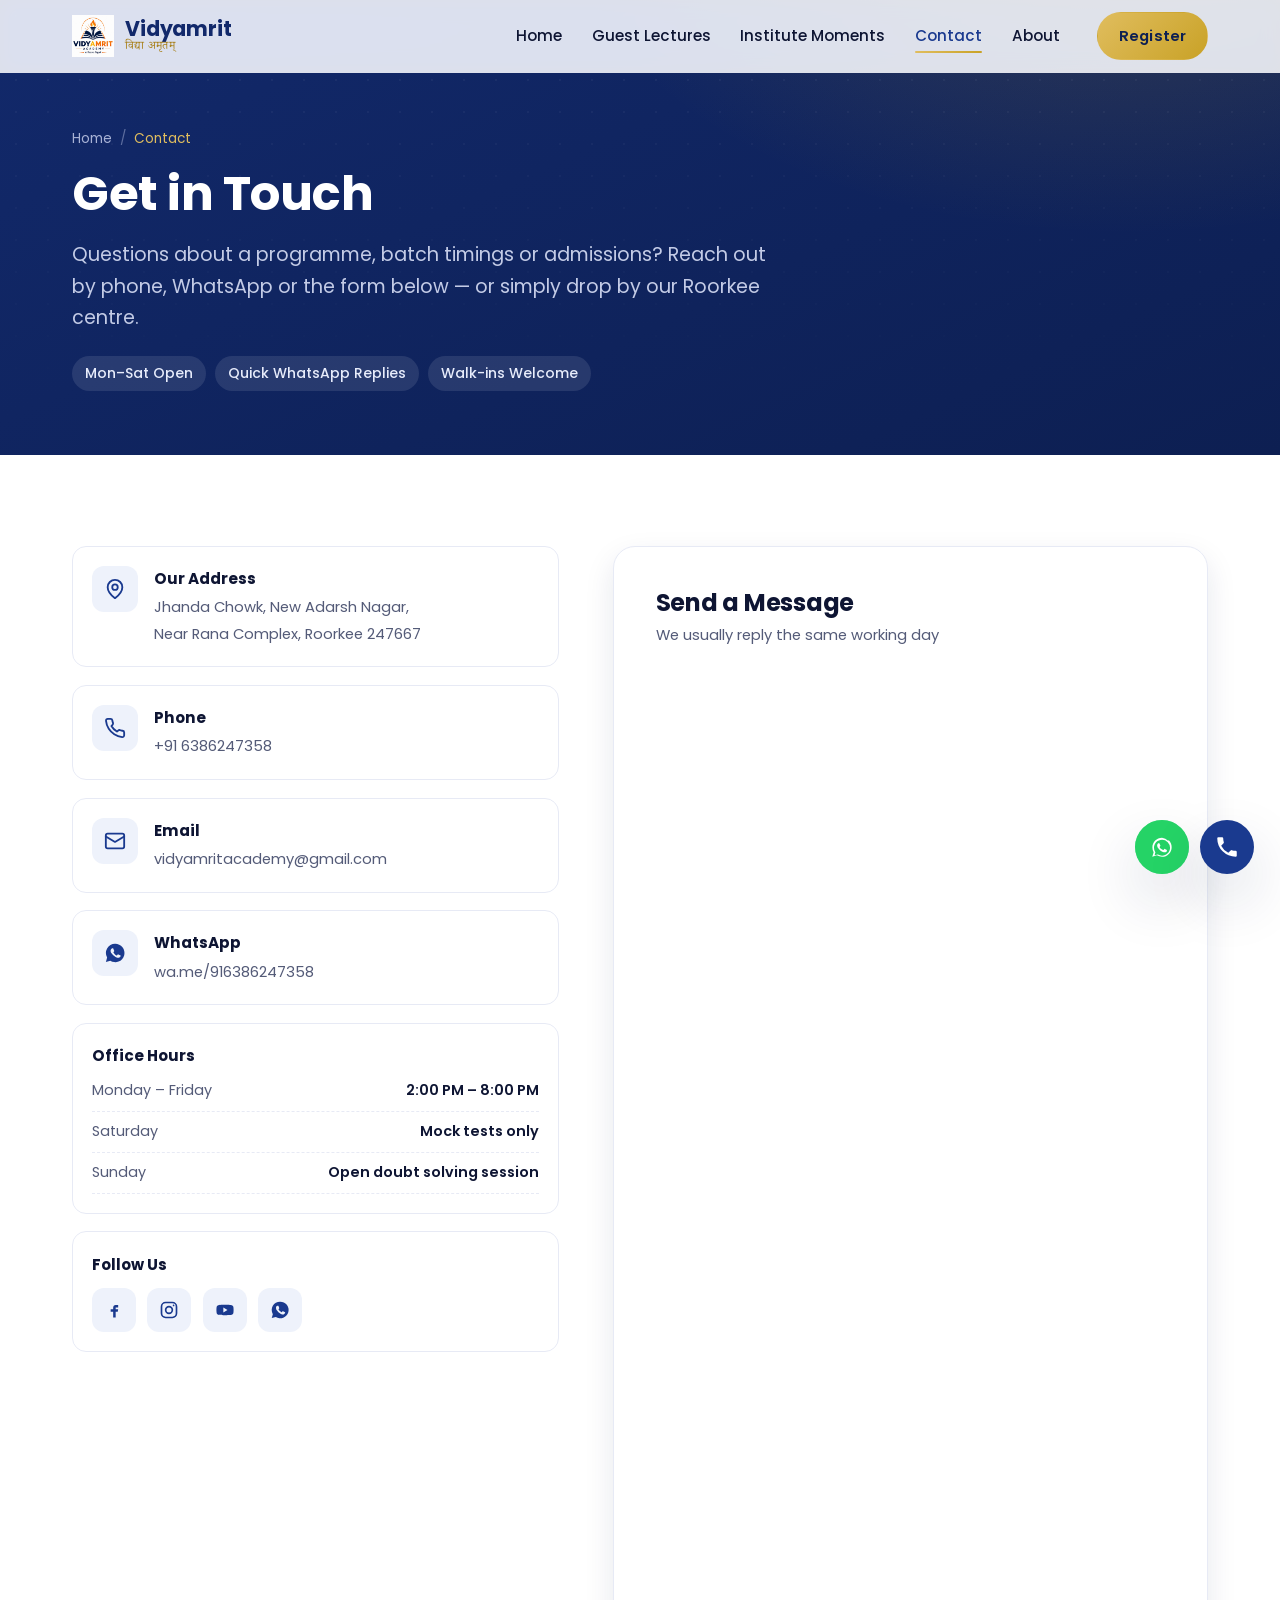
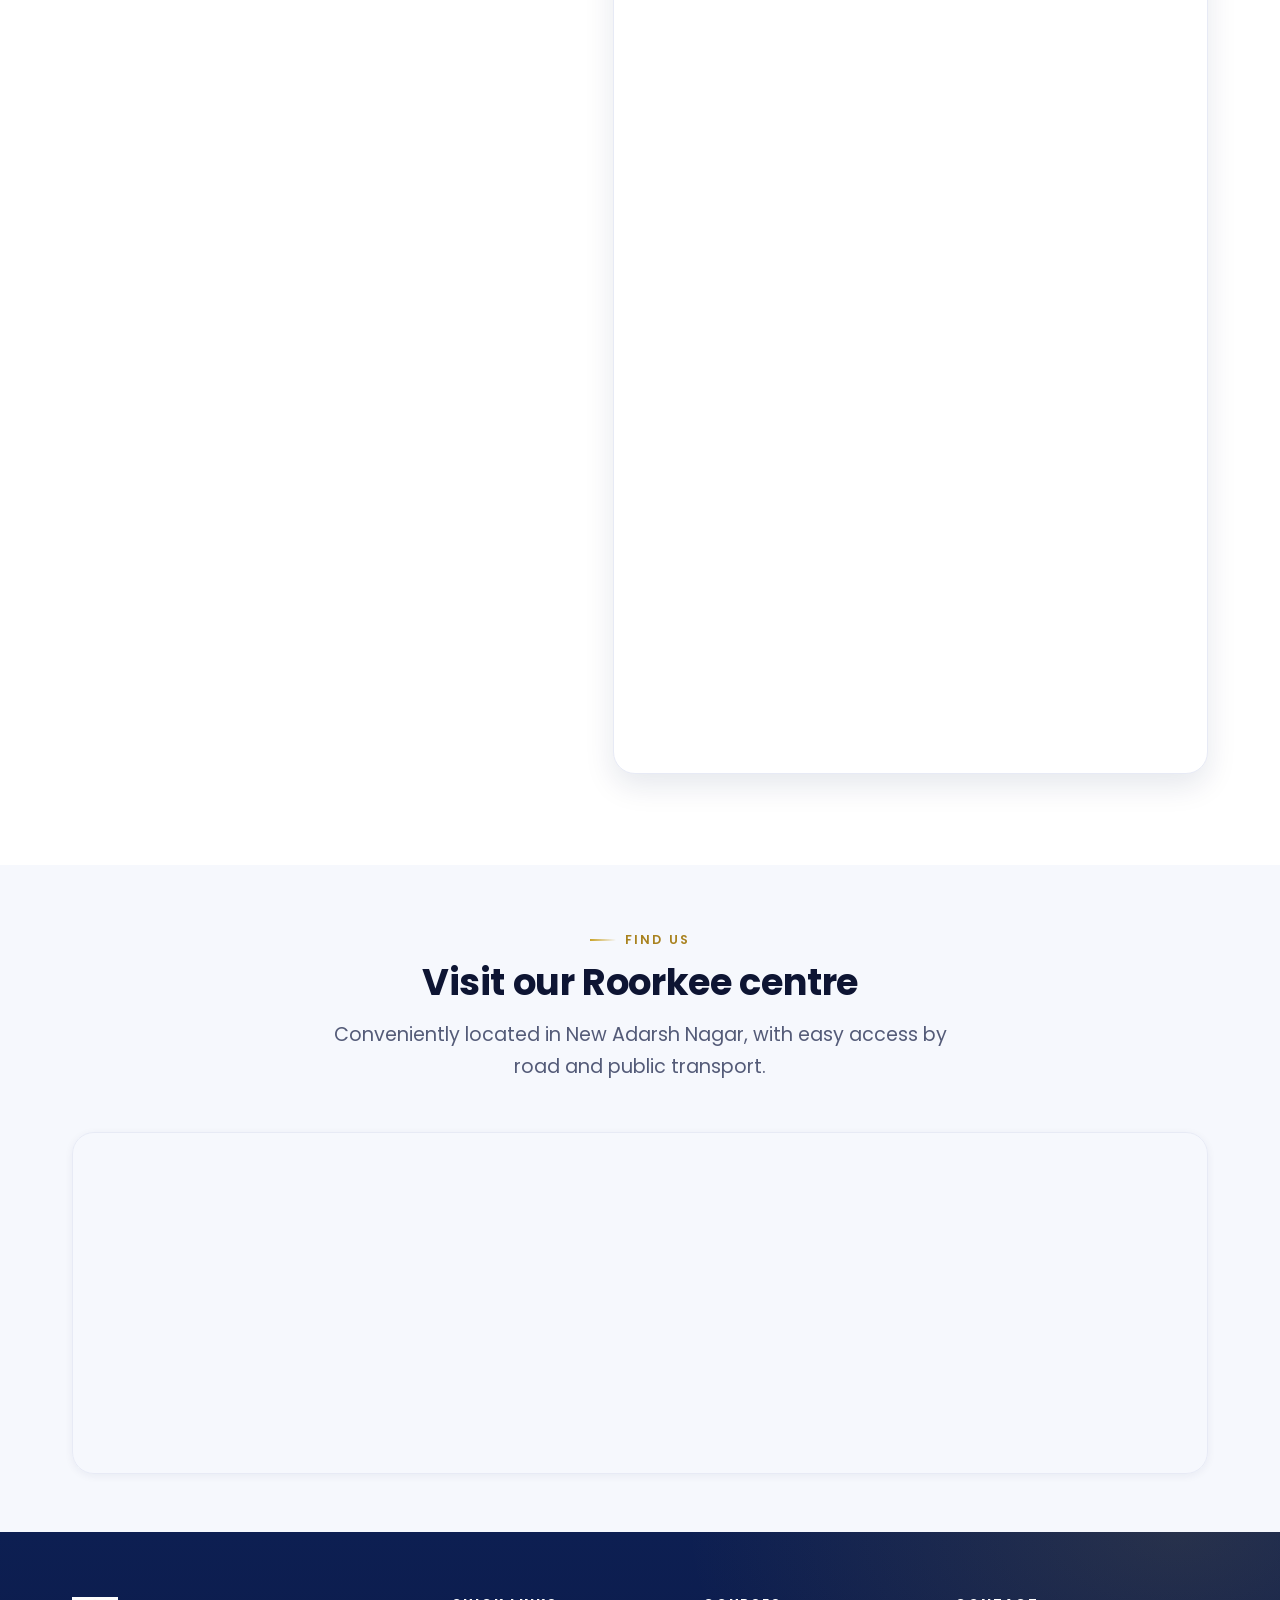
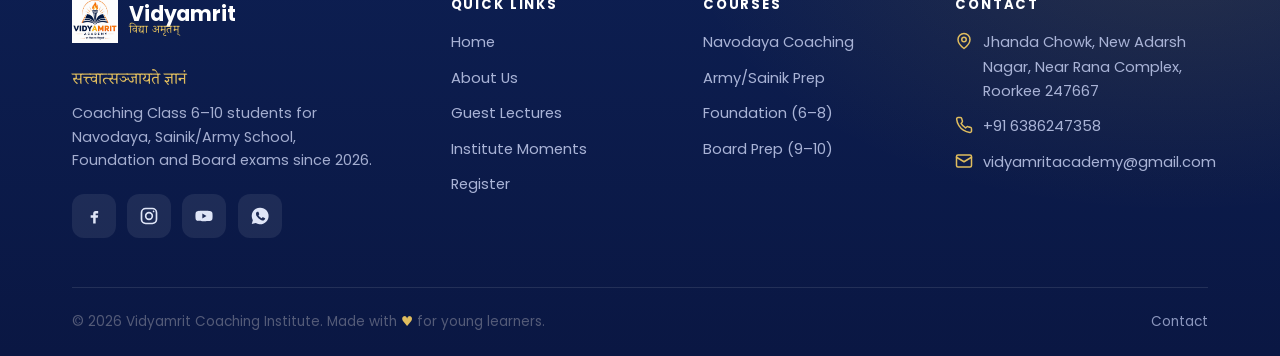
<file: pages/contact.html>
<!DOCTYPE html>
<html lang="en">
<head>
  <meta charset="UTF-8" />
  <meta name="viewport" content="width=device-width, initial-scale=1.0" />
  <title>Vidyamrit Coaching Institute | Navodaya, Sainik, Foundation & Board Coaching, Coaching by IITians</title>
  <meta name="description" content="Contact Vidyamrit Academy, Roorkee. Call 6386247358, WhatsApp 6386247358 or email us vidyamritacademy@gmail.com , see our office hours and location, or send a message through our contact form." />
    <meta name="keywords"
content="coaching institute Roorkee, class 6 coaching, class 7 coaching, class 8 coaching, class 9 coaching, class 10 coaching, Vidyamrit Academy, Navodaya, Sainik School, Army School, IITian Coaching">
<link rel="canonical" href="https://vidyamritacademy.in/">
 <!-- ---- Social preview ---- -->
  <meta property="og:type" content="website" />
  <meta property="og:title" content="Contact Vidyamrit Academy" />
  <meta property="og:description" content="Contact us" />
  <meta property="og:image" content="../images/logo.jpeg" />
  <link rel="icon" type="image/svg+xml" href="../images/logo.jpeg" />
  <link rel="preconnect" href="https://fonts.googleapis.com" />
  <link rel="preconnect" href="https://fonts.gstatic.com" crossorigin />
  <link href="https://fonts.googleapis.com/css2?family=Poppins:wght@400;500;600;700&family=Noto+Serif+Devanagari:wght@500;600&display=swap" rel="stylesheet" />
  <link rel="stylesheet" href="../css/style.css" />
  <link rel="stylesheet" href="../css/navbar.css" />
  <link rel="stylesheet" href="../css/cards.css" />
  <link rel="stylesheet" href="../css/pages.css" />
  <link rel="stylesheet" href="../css/forms.css" />
  <link rel="stylesheet" href="../css/footer.css" />
  <link rel="stylesheet" href="../css/responsive.css" />
  <link rel="stylesheet" href="../css/floating-contact.css">
  <!-- Google tag (gtag.js) -->
<script async src="https://www.googletagmanager.com/gtag/js?id=G-0BFDSYG2CJ"></script>
<script>
  window.dataLayer = window.dataLayer || [];
  function gtag(){dataLayer.push(arguments);}
  gtag('js', new Date());

  gtag('config', 'G-0BFDSYG2CJ');
</script>
</head>
<body>
  <a class="skip-link" href="#main">Skip to main content</a>

  <!-- HEADER -->
  <header class="site-header" id="siteHeader">
    <div class="container">
      <nav class="nav" aria-label="Primary">
        <a class="brand" href="../index.html" aria-label="Vidyamrit — home">
          <img class="brand__mark" src="../images/logo.jpeg" alt="" width="42" height="42" />
          <span class="brand__text"><span class="brand__name">Vidyamrit</span><span class="brand__sub">विद्या अमृतम्</span></span>
        </a>
        <div class="nav-menu" id="navMenu">
          <ul class="nav-list">
            <li><a class="nav-link" href="../index.html">Home</a></li>
            <li><a class="nav-link" href="guest-lectures.html">Guest Lectures</a></li>
            <li><a class="nav-link" href="institute-moments.html">Institute Moments</a></li>
            <li><a class="nav-link" href="contact.html">Contact</a></li>
            <li><a class="nav-link" href="about.html">About</a></li>
          </ul>
          <a class="btn btn--gold nav-cta" href="registration.html">Register</a>
        </div>
        <button class="nav-toggle" id="navToggle" type="button" aria-label="Open menu" aria-controls="navMenu" aria-expanded="false"><span></span><span></span><span></span></button>
      </nav>
    </div>
  </header>
  <div class="nav-backdrop" id="navBackdrop"></div>

  <main id="main">
    <!-- PAGE HERO -->
    <section class="page-hero">
      <div class="container">
        <nav class="breadcrumb" aria-label="Breadcrumb">
          <a href="../index.html">Home</a><span class="sep">/</span>
          <span aria-current="page">Contact</span>
        </nav>
        <h1>Get in Touch</h1>
        <p class="page-hero__lead">Questions about a programme, batch timings or admissions? Reach out by phone, WhatsApp or the form below — or simply drop by our Roorkee centre.</p>
        <div class="page-hero__chips">
          <span class="chip">Mon–Sat Open</span>
          <span class="chip">Quick WhatsApp Replies</span>
          <span class="chip">Walk-ins Welcome</span>
        </div>
      </div>
    </section>

    <!-- CONTACT GRID -->
    <section class="section">
      <div class="container contact-grid">
        <!-- Info column -->
        <aside class="contact-info reveal">
          <div class="contact-item">
            <span class="ico" aria-hidden="true"><svg viewBox="0 0 24 24" fill="none" stroke="currentColor" stroke-width="2" stroke-linecap="round" stroke-linejoin="round"><path d="M20 10c0 6-8 12-8 12s-8-6-8-12a8 8 0 0 1 16 0Z"/><circle cx="12" cy="10" r="3"/></svg></span>
            <div><b>Our Address</b><span>Jhanda Chowk, New Adarsh Nagar, <br>Near Rana Complex, Roorkee 247667</span></div>
          </div>
          <div class="contact-item">
            <span class="ico" aria-hidden="true"><svg viewBox="0 0 24 24" fill="none" stroke="currentColor" stroke-width="2" stroke-linecap="round" stroke-linejoin="round"><path d="M22 16.9v3a2 2 0 0 1-2.2 2 19.8 19.8 0 0 1-8.6-3 19.5 19.5 0 0 1-6-6 19.8 19.8 0 0 1-3-8.7A2 2 0 0 1 4.1 2h3a2 2 0 0 1 2 1.7c.1.9.4 1.8.7 2.7a2 2 0 0 1-.5 2.1L8.1 9.9a16 16 0 0 0 6 6l1.4-1.2a2 2 0 0 1 2.1-.4c.9.3 1.8.6 2.7.7a2 2 0 0 1 1.7 2Z"/></svg></span>
            <div><b>Phone</b><a href="tel:+916386247358">+91 6386247358</a><br></div>
          </div>
          <div class="contact-item">
            <span class="ico" aria-hidden="true"><svg viewBox="0 0 24 24" fill="none" stroke="currentColor" stroke-width="2" stroke-linecap="round" stroke-linejoin="round"><rect x="2" y="4" width="20" height="16" rx="2"/><path d="m22 7-10 6L2 7"/></svg></span>
            <div><b>Email</b><a href="mailto:vidyamritacademy@gmail.com">vidyamritacademy@gmail.com</a><br></div>
          </div>
          <div class="contact-item">
            <span class="ico" aria-hidden="true"><svg viewBox="0 0 24 24" fill="currentColor" aria-hidden="true"><path d="M12 2a10 10 0 0 0-8.6 15l-1.3 4.7 4.8-1.3A10 10 0 1 0 12 2Zm5.5 14.1c-.2.6-1.2 1.2-1.7 1.2-.4 0-1 .1-3.2-.9a11 11 0 0 1-4.4-4c-.3-.5-1-1.5-1-2.9 0-1.3.7-2 1-2.2a1 1 0 0 1 .8-.4h.6c.2 0 .5 0 .7.6l.8 2c.1.2.1.4 0 .5l-.4.6-.3.3c-.1.1-.3.3-.1.6a8 8 0 0 0 1.4 1.8 7 7 0 0 0 2 1.3c.3.1.5.1.6-.1l.7-.9c.2-.2.4-.2.6-.1l2 .9c.3.2.5.2.5.4.1.1.1.8-.2 1.4Z"/></svg></span>
            <div><b>WhatsApp</b><a href="https://wa.me/916386247358">wa.me/916386247358</a></div>
          </div>

          <div class="contact-item" style="display:block;">
            <b style="display:block;color:var(--ink);font-size:0.95rem;margin-bottom:0.7rem;">Office Hours</b>
            <dl class="hours-list">
              <div><dt>Monday – Friday</dt><dd>2:00 PM – 8:00 PM</dd></div>
              <div><dt>Saturday</dt><dd>Mock tests only</dd></div>
              <div><dt>Sunday</dt><dd>Open doubt solving session</dd></div>
            </dl>
          </div>

          <div class="contact-item" style="display:block;">
            <b style="display:block;color:var(--ink);font-size:0.95rem;margin-bottom:0.7rem;">Follow Us</b>
            <div class="social-row">
              <a href="#" aria-label="Facebook"><svg viewBox="0 0 24 24" fill="currentColor" aria-hidden="true"><path d="M14 9h3V6h-3c-2 0-3 1.5-3 3.4V11H8v3h3v7h3v-7h2.5l.5-3H14V9.4c0-.3.2-.4.5-.4Z"/></svg></a>
              <a href="#" aria-label="Instagram"><svg viewBox="0 0 24 24" fill="none" stroke="currentColor" stroke-width="2"><rect x="3" y="3" width="18" height="18" rx="5"/><circle cx="12" cy="12" r="4"/><circle cx="17.5" cy="6.5" r="1" fill="currentColor" stroke="none"/></svg></a>
              <a href="#" aria-label="YouTube"><svg viewBox="0 0 24 24" fill="currentColor" aria-hidden="true"><path d="M22 8.2a3 3 0 0 0-2-2C18.2 5.7 12 5.7 12 5.7s-6.2 0-8 .5a3 3 0 0 0-2 2A31 31 0 0 0 1.7 12 31 31 0 0 0 2 15.8a3 3 0 0 0 2 2c1.8.5 8 .5 8 .5s6.2 0 8-.5a3 3 0 0 0 2-2c.3-1.2.3-3.8.3-3.8s0-2.6-.3-3.8ZM10 15V9l5 3Z"/></svg></a>
              <a href="https://wa.me/919829000000" aria-label="WhatsApp"><svg viewBox="0 0 24 24" fill="currentColor" aria-hidden="true"><path d="M12 2a10 10 0 0 0-8.6 15l-1.3 4.7 4.8-1.3A10 10 0 1 0 12 2Zm5.5 14.1c-.2.6-1.2 1.2-1.7 1.2-.4 0-1 .1-3.2-.9a11 11 0 0 1-4.4-4c-.3-.5-1-1.5-1-2.9 0-1.3.7-2 1-2.2a1 1 0 0 1 .8-.4h.6c.2 0 .5 0 .7.6l.8 2c.1.2.1.4 0 .5l-.4.6-.3.3c-.1.1-.3.3-.1.6a8 8 0 0 0 1.4 1.8 7 7 0 0 0 2 1.3c.3.1.5.1.6-.1l.7-.9c.2-.2.4-.2.6-.1l2 .9c.3.2.5.2.5.4.1.1.1.8-.2 1.4Z"/></svg></a>
            </div>
          </div>
        </aside>

        <!-- Contact form -->
          <div class="form-card reveal from-right">
          <div class="form-card__head">
            <h2>Send a Message</h2>
            <p>We usually reply the same working day </p>
          </div>
          <div class="google-form-container">
    <iframe
        src="https://docs.google.com/forms/d/e/1FAIpQLSckfH5ZHVYxkXjMh4n41fvoq-kylIdWdFQdlx3WtalkSOKmTg/viewform?embedded=true"
        width="100%"
        height="1650"
        frameborder="0"
        marginheight="0"
        marginwidth="0"
        loading="lazy">
        Loading…
    </iframe>
</div>
    </section>

    <!-- MAP -->
    <section class="section section--mist section--tight">
      <div class="container">
        <div class="section-head text-center reveal">
          <span class="eyebrow">Find Us</span>
          <h2 class="section-title">Visit our Roorkee centre</h2>
          <p class="section-sub">Conveniently located in New Adarsh Nagar, with easy access by road and public transport.</p>
        </div>
        <div class="map-embed reveal">
          <!-- Replace the q= coordinates / address below with the real location -->
          <iframe
            title="Vidyamrit Coaching Institute location on Google Maps"
            src="https://www.google.com/maps/embed?pb=!1m17!1m12!1m3!1d864.9025805353233!2d77.89944526962621!3d29.875509998438098!2m3!1f0!2f0!3f0!3m2!1i1024!2i768!4f13.1!3m2!1m1!2zMjnCsDUyJzMxLjgiTiA3N8KwNTQnMDAuMyJF!5e0!3m2!1sen!2sin!4v1784310612285!5m2!1sen!2sin"
            loading="lazy" referrerpolicy="no-referrer-when-downgrade"></iframe>
        </div>
      </div>
    </section>
  </main>

  <!-- FOOTER -->
   <footer class="site-footer">
    <div class="container">
      <div class="footer__grid">
        <div class="footer__brand">
          <a class="brand" href="index.html" aria-label="Vidyamrit — home">
            <img class="brand__mark" src="../images/logo.jpeg" alt="" width="46" height="46" />
            <span class="brand__text">
              <span class="brand__name">Vidyamrit</span>
              <span class="brand__sub">विद्या अमृतम्</span>
            </span>
          </a>
          <p class="footer__tag">सत्त्वात्सञ्जायते ज्ञानं</p>
          <p class="footer__about">Coaching Class 6–10 students for Navodaya, Sainik/Army School, Foundation and Board exams since 2026.</p>
          <div class="social-row">
            <a href="#" aria-label="Facebook"><svg viewBox="0 0 24 24" fill="currentColor" aria-hidden="true"><path d="M14 9h3V6h-3c-2 0-3 1.5-3 3.4V11H8v3h3v7h3v-7h2.5l.5-3H14V9.4c0-.3.2-.4.5-.4Z"/></svg></a>
            <a href="#" aria-label="Instagram"><svg viewBox="0 0 24 24" fill="none" stroke="currentColor" stroke-width="2"><rect x="3" y="3" width="18" height="18" rx="5"/><circle cx="12" cy="12" r="4"/><circle cx="17.5" cy="6.5" r="1" fill="currentColor" stroke="none"/></svg></a>
            <a href="#" aria-label="YouTube"><svg viewBox="0 0 24 24" fill="currentColor" aria-hidden="true"><path d="M22 8.2a3 3 0 0 0-2-2C18.2 5.7 12 5.7 12 5.7s-6.2 0-8 .5a3 3 0 0 0-2 2A31 31 0 0 0 1.7 12 31 31 0 0 0 2 15.8a3 3 0 0 0 2 2c1.8.5 8 .5 8 .5s6.2 0 8-.5a3 3 0 0 0 2-2c.3-1.2.3-3.8.3-3.8s0-2.6-.3-3.8ZM10 15V9l5 3Z"/></svg></a>
            <a href="https://wa.me/916386247358" aria-label="WhatsApp"><svg viewBox="0 0 24 24" fill="currentColor" aria-hidden="true"><path d="M12 2a10 10 0 0 0-8.6 15l-1.3 4.7 4.8-1.3A10 10 0 1 0 12 2Zm5.5 14.1c-.2.6-1.2 1.2-1.7 1.2-.4 0-1 .1-3.2-.9a11 11 0 0 1-4.4-4c-.3-.5-1-1.5-1-2.9 0-1.3.7-2 1-2.2a1 1 0 0 1 .8-.4h.6c.2 0 .5 0 .7.6l.8 2c.1.2.1.4 0 .5l-.4.6-.3.3c-.1.1-.3.3-.1.6a8 8 0 0 0 1.4 1.8 7 7 0 0 0 2 1.3c.3.1.5.1.6-.1l.7-.9c.2-.2.4-.2.6-.1l2 .9c.3.2.5.2.5.4.1.1.1.8-.2 1.4Z"/></svg></a>
          </div>
        </div>

        <div class="footer__col">
          <h4>Quick Links</h4>
          <ul>
            <li><a href="../index.html">Home</a></li>
            <li><a href="about.html">About Us</a></li>
            <li><a href="guest-lectures.html">Guest Lectures</a></li>
            <li><a href="institute-moments.html">Institute Moments</a></li>
            <li><a href="registration.html">Register</a></li>
          </ul>
        </div>

        <div class="footer__col">
          <h4>Courses</h4>
          <ul>
            <li><a href="registration.html">Navodaya Coaching</a></li>
            <li><a href="registration.html">Army/Sainik Prep</a></li>
            <li><a href="registration.html">Foundation (6–8)</a></li>
            <li><a href="registration.html">Board Prep (9–10)</a></li>
          </ul>
        </div>

        <div class="footer__col">
          <h4>Contact</h4>
          <ul>
            <li class="with-ico"><svg viewBox="0 0 24 24" fill="none" stroke="currentColor" stroke-width="2" stroke-linecap="round" stroke-linejoin="round"><path d="M20 10c0 6-8 12-8 12s-8-6-8-12a8 8 0 0 1 16 0Z"/><circle cx="12" cy="10" r="3"/></svg><span>Jhanda Chowk, New Adarsh Nagar, Near Rana Complex, Roorkee 247667</span></li>
            <li class="with-ico"><svg viewBox="0 0 24 24" fill="none" stroke="currentColor" stroke-width="2" stroke-linecap="round" stroke-linejoin="round"><path d="M22 16.9v3a2 2 0 0 1-2.2 2 19.8 19.8 0 0 1-8.6-3 19.5 19.5 0 0 1-6-6 19.8 19.8 0 0 1-3-8.7A2 2 0 0 1 4.1 2h3a2 2 0 0 1 2 1.7c.1.9.4 1.8.7 2.7a2 2 0 0 1-.5 2.1L8.1 9.9a16 16 0 0 0 6 6l1.4-1.2a2 2 0 0 1 2.1-.4c.9.3 1.8.6 2.7.7a2 2 0 0 1 1.7 2Z"/></svg><a href="tel:+916386247358">+91 6386247358</a></li>
            <li class="with-ico"><svg viewBox="0 0 24 24" fill="none" stroke="currentColor" stroke-width="2" stroke-linecap="round" stroke-linejoin="round"><rect x="2" y="4" width="20" height="16" rx="2"/><path d="m22 7-10 6L2 7"/></svg><a href="mailto:vidyamritacademy@gmail.com">vidyamritacademy@gmail.com</a></li>
          </ul>
        </div>
      </div>

      <div class="footer__bar">
        <p>© <span id="year">2025</span> Vidyamrit Coaching Institute. Made with <span class="heart" aria-hidden="true">♥</span> for young learners.</p>
        <nav aria-label="Legal">

          <a href="contact.html">Contact</a>
        </nav>
      </div>
    </div>
  </footer>

  <script src="../js/script.js" defer></script>
  <script src="../js/animations.js" defer></script>
  <script src="../js/form.js" defer></script>
  <div class="floating-contact">
  <a class="floating-contact__btn floating-contact__btn--whatsapp"
     href="https://wa.me/916386247358"
     target="_blank" rel="noopener"
     aria-label="Chat on WhatsApp">
    <svg viewBox="0 0 24 24" fill="currentColor" xmlns="http://www.w3.org/2000/svg">
      <path d="M17.6 6.32A8.86 8.86 0 0 0 12.02 3.5c-4.9 0-8.9 4-8.9 8.9 0 1.57.4 3.1 1.18 4.45L3 21l4.28-1.28a8.86 8.86 0 0 0 4.74 1.36h.01c4.9 0 8.9-4 8.9-8.9 0-2.38-.93-4.62-2.63-6.3zm-5.58 13.7h-.01a7.4 7.4 0 0 1-3.77-1.03l-.27-.16-2.8.84.75-2.73-.18-.28a7.4 7.4 0 0 1-1.13-3.94c0-4.08 3.33-7.4 7.42-7.4a7.36 7.36 0 0 1 5.24 2.18 7.35 7.35 0 0 1 2.17 5.23c0 4.08-3.33 7.29-7.42 7.29zm4.06-5.54c-.22-.11-1.31-.65-1.51-.72-.2-.07-.35-.11-.5.11-.15.22-.57.72-.7.87-.13.15-.26.16-.48.06-.22-.11-.94-.35-1.79-1.11-.66-.59-1.11-1.32-1.24-1.54-.13-.22-.01-.34.1-.45.1-.1.22-.26.33-.39.11-.13.15-.22.22-.37.07-.15.04-.28-.02-.39-.06-.11-.5-1.21-.69-1.66-.18-.43-.37-.37-.5-.38h-.43c-.15 0-.39.06-.59.28-.2.22-.78.76-.78 1.86 0 1.1.8 2.16.91 2.31.11.15 1.58 2.41 3.82 3.38.53.23.95.37 1.27.47.53.17 1.02.15 1.4.09.43-.06 1.31-.53 1.49-1.05.18-.51.18-.95.13-1.05-.05-.1-.2-.16-.42-.27z"/>
    </svg>
  </a>

  <a class="floating-contact__btn floating-contact__btn--call"
     href="tel:+916386247358"
     aria-label="Call us">
    <svg viewBox="0 0 24 24" fill="currentColor" xmlns="http://www.w3.org/2000/svg">
      <path d="M6.62 10.79a15.05 15.05 0 0 0 6.59 6.59l2.2-2.2a1 1 0 0 1 1.02-.24 11.36 11.36 0 0 0 3.57.57 1 1 0 0 1 1 1V20a1 1 0 0 1-1 1A17 17 0 0 1 3 4a1 1 0 0 1 1-1h3.5a1 1 0 0 1 1 1 11.36 11.36 0 0 0 .57 3.57 1 1 0 0 1-.25 1.02l-2.2 2.2z"/>
    </svg>
  </a>
</div>
</body>
</html>
</file>
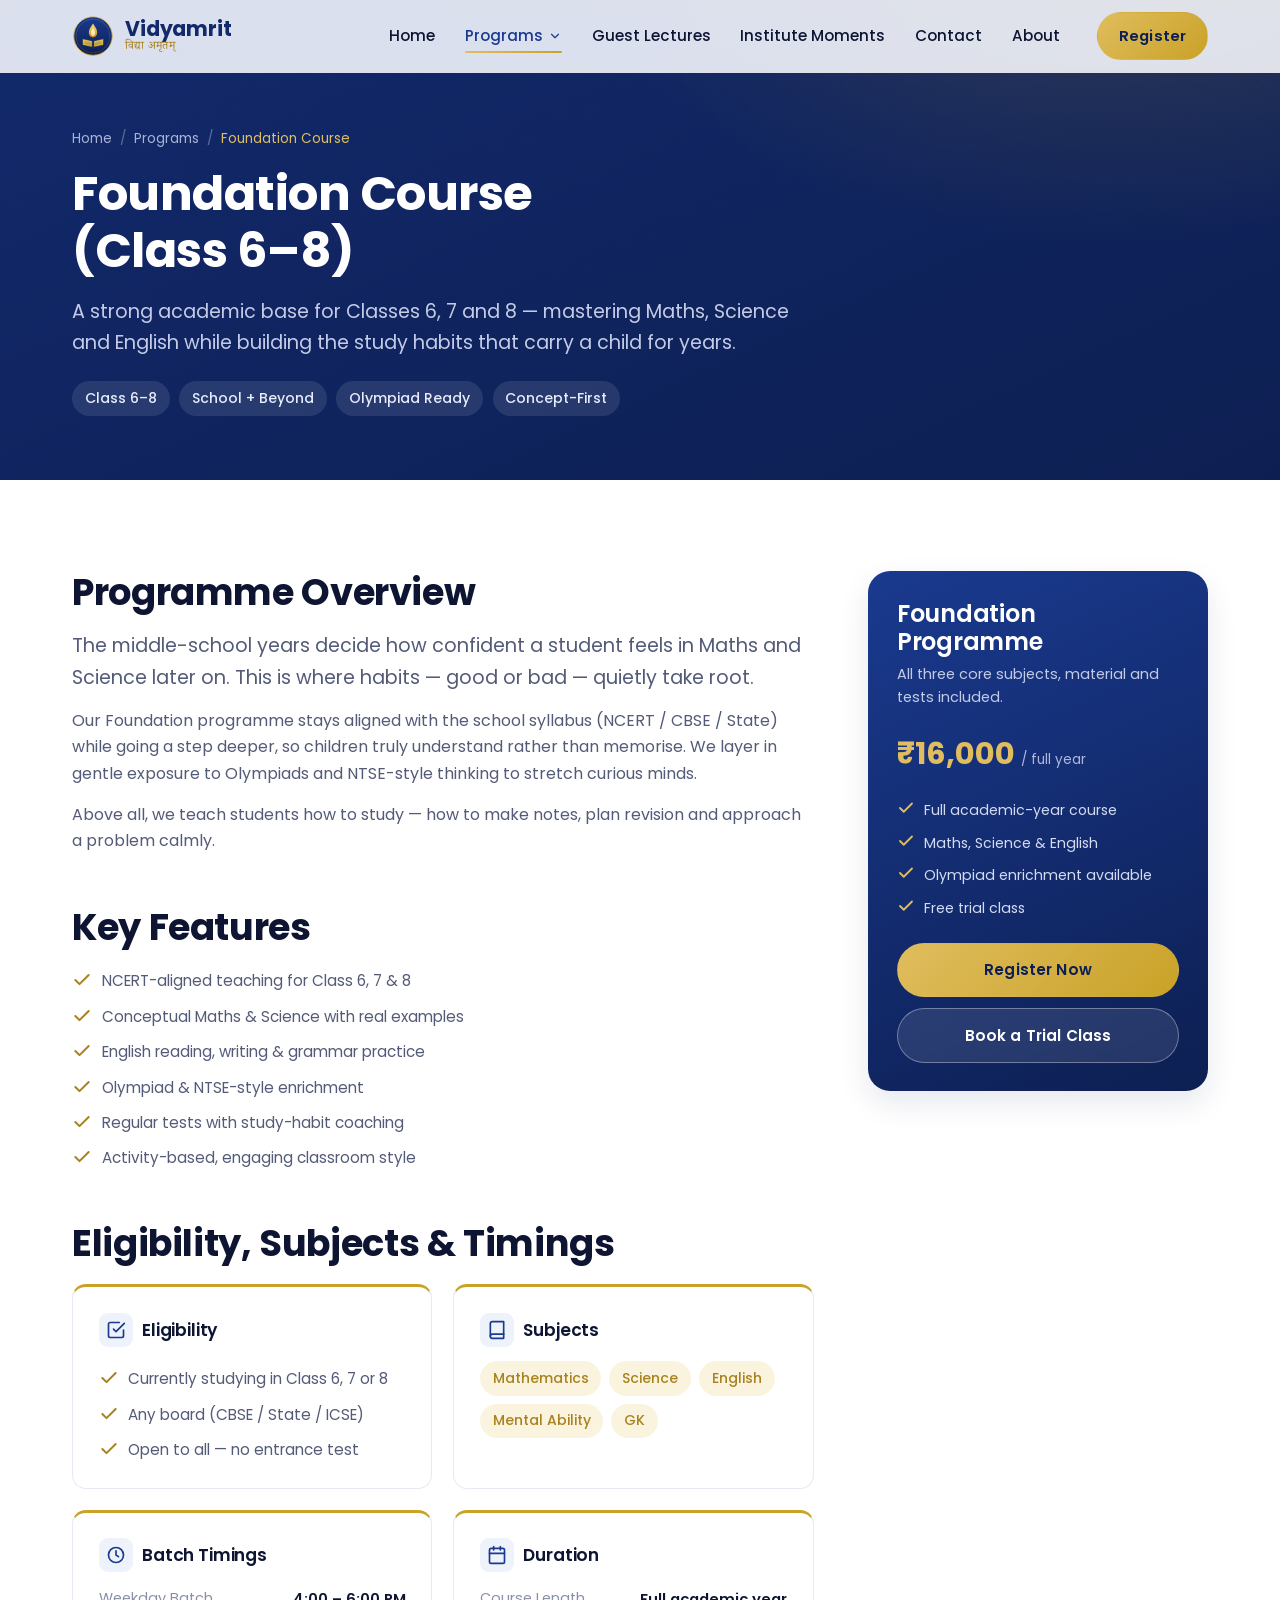
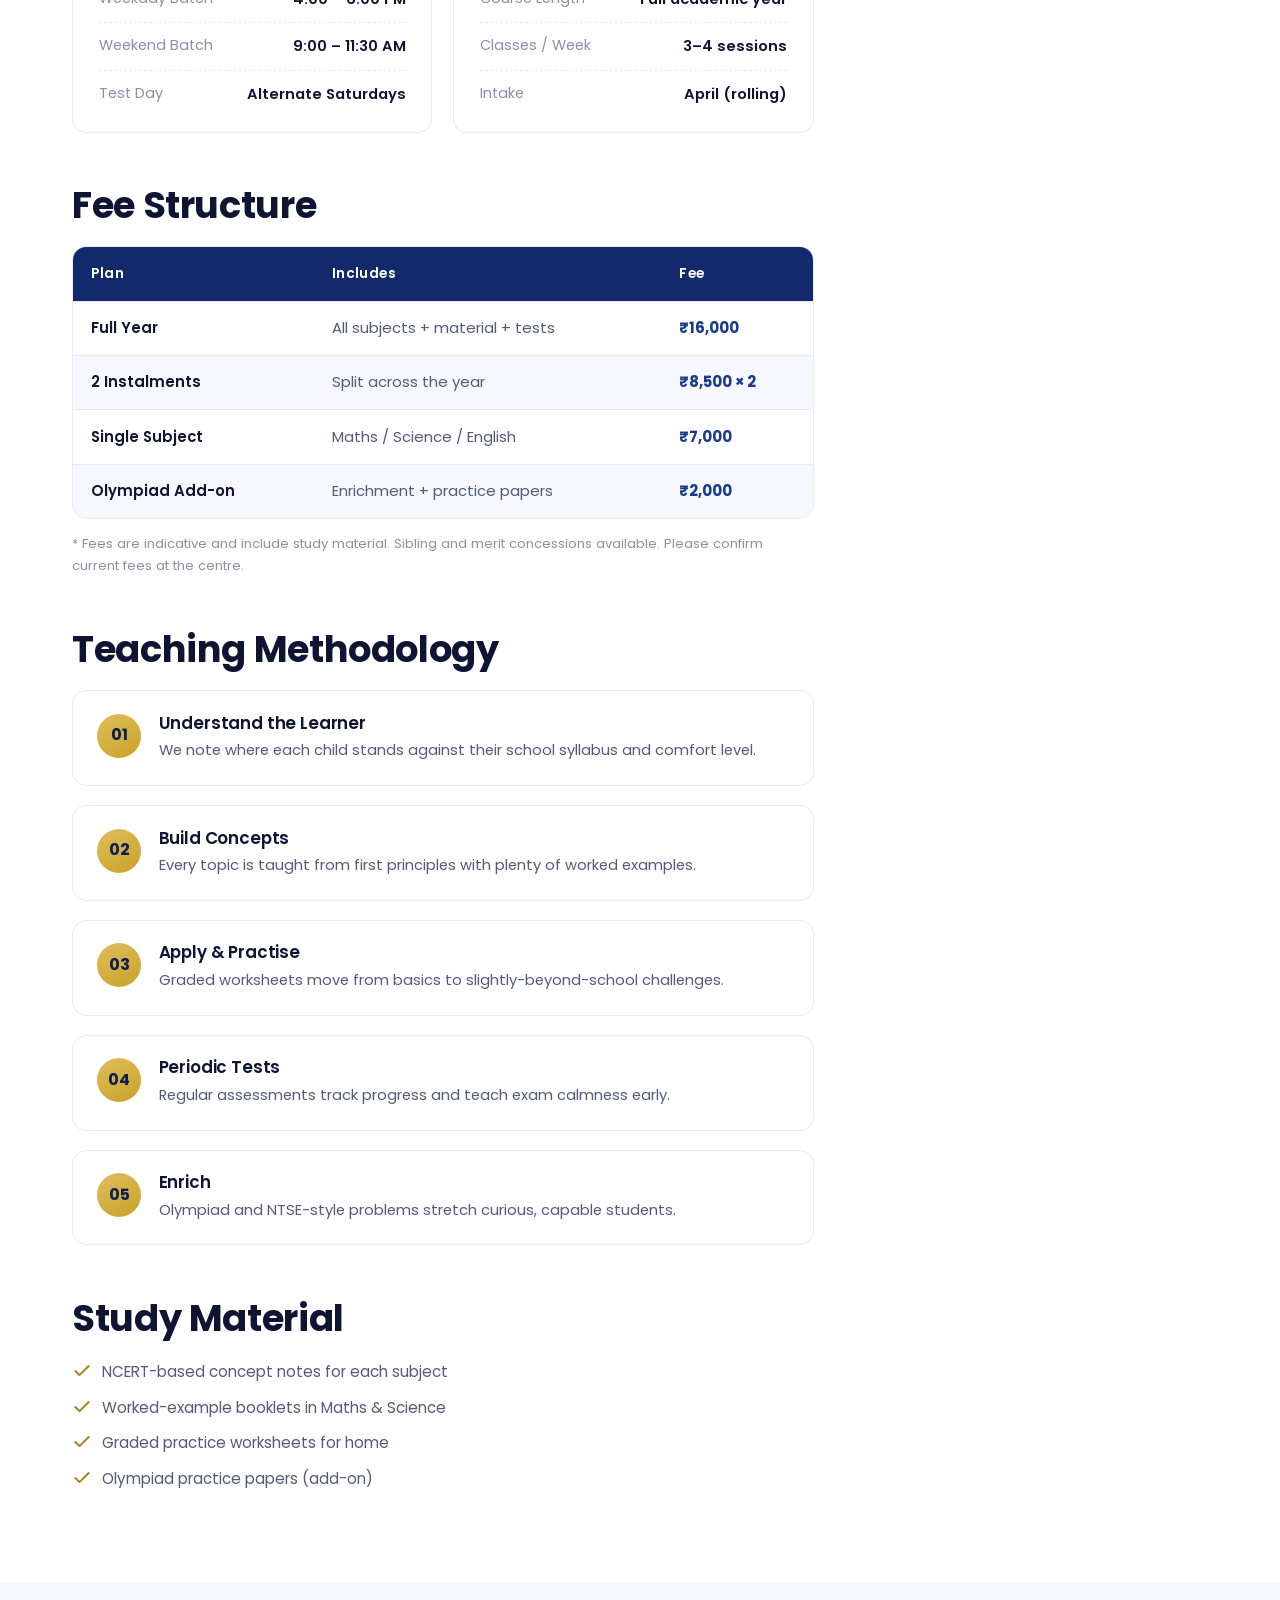
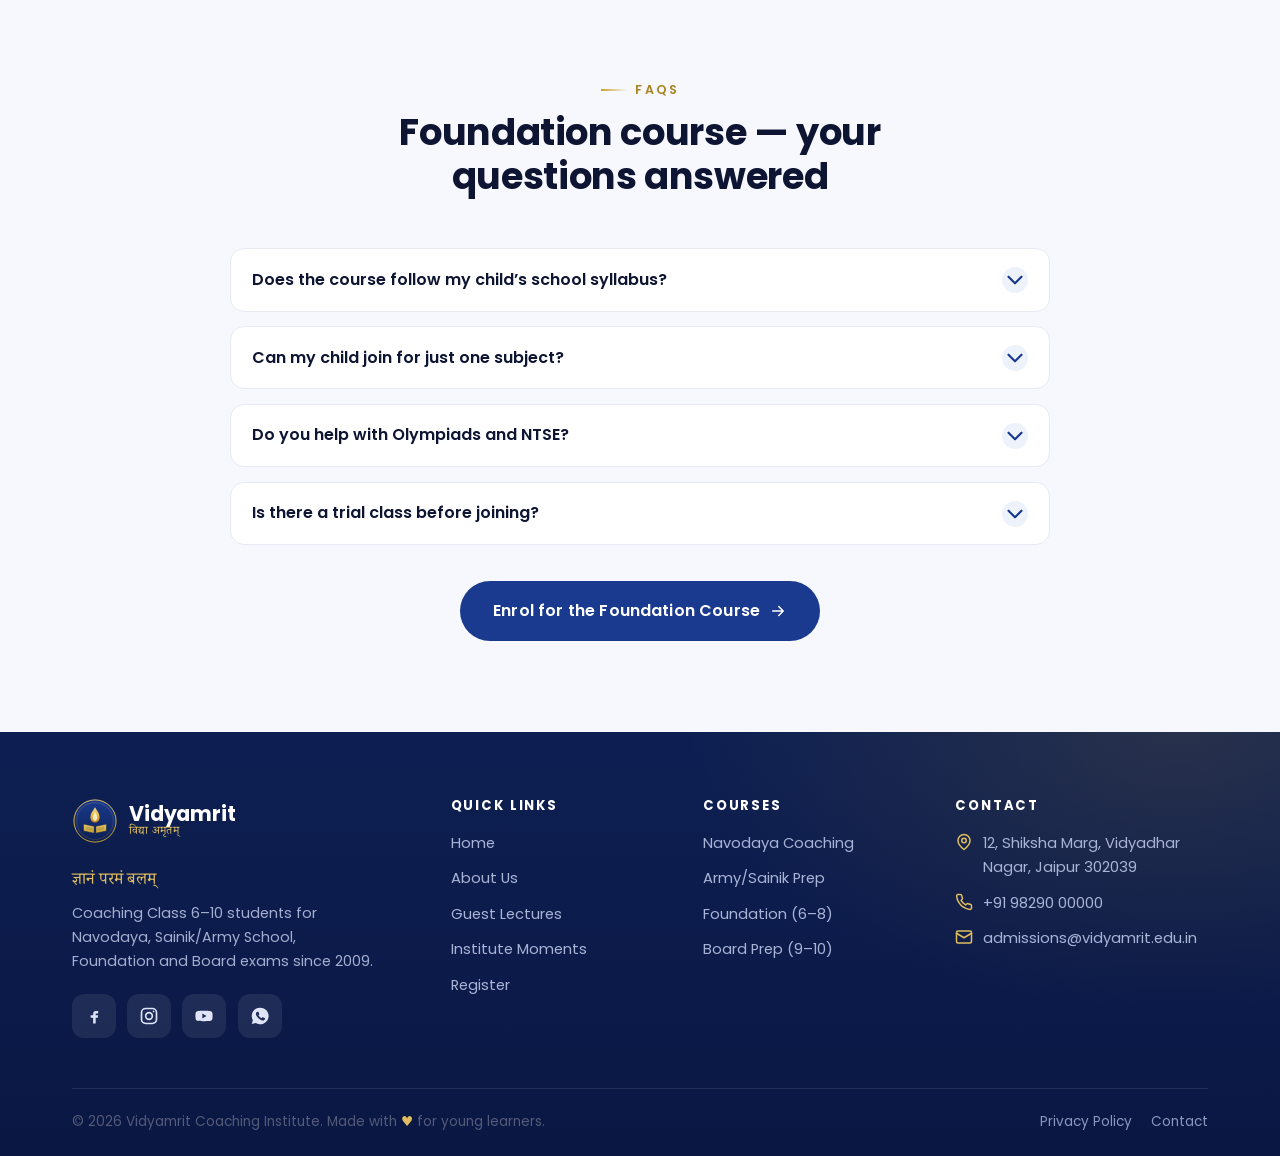
<file: pages/foundation.html>
<!DOCTYPE html>
<html lang="en">
<head>
  <meta charset="UTF-8" />
  <meta name="viewport" content="width=device-width, initial-scale=1.0" />
  <title>Foundation Course Class 6–8 | Vidyamrit Coaching Institute</title>
  <meta name="description" content="Foundation coaching for Class 6–8 — building strong Maths, Science and English with concept-first teaching, regular tests and Olympiad/NTSE exposure." />
  <link rel="icon" type="image/svg+xml" href="../images/icons/favicon.svg" />
  <link rel="preconnect" href="https://fonts.googleapis.com" />
  <link rel="preconnect" href="https://fonts.gstatic.com" crossorigin />
  <link href="https://fonts.googleapis.com/css2?family=Poppins:wght@400;500;600;700&family=Noto+Serif+Devanagari:wght@500;600&display=swap" rel="stylesheet" />
  <link rel="stylesheet" href="../css/style.css" />
  <link rel="stylesheet" href="../css/navbar.css" />
  <link rel="stylesheet" href="../css/cards.css" />
  <link rel="stylesheet" href="../css/pages.css" />
  <link rel="stylesheet" href="../css/forms.css" />
  <link rel="stylesheet" href="../css/footer.css" />
  <link rel="stylesheet" href="../css/responsive.css" />
</head>
<body>
  <a class="skip-link" href="#main">Skip to main content</a>

  <!-- HEADER -->
  <header class="site-header" id="siteHeader">
    <div class="container">
      <nav class="nav" aria-label="Primary">
        <a class="brand" href="../index.html" aria-label="Vidyamrit — home">
          <img class="brand__mark" src="../images/logo.svg" alt="" width="42" height="42" />
          <span class="brand__text"><span class="brand__name">Vidyamrit</span><span class="brand__sub">विद्या अमृतम्</span></span>
        </a>
        <div class="nav-menu" id="navMenu">
          <ul class="nav-list">
            <li><a class="nav-link" href="../index.html">Home</a></li>
            <li class="has-dropdown">
              <button class="nav-link nav-link--drop" type="button" aria-haspopup="true" aria-expanded="false">Programs
                <svg viewBox="0 0 24 24" fill="none" stroke="currentColor" stroke-width="2" stroke-linecap="round" stroke-linejoin="round" aria-hidden="true"><path d="M6 9l6 6 6-6"/></svg>
              </button>
              <div class="dropdown" role="menu">
                <a href="navodaya.html" role="menuitem"><strong>Navodaya Vidyalaya</strong><small>Class 5 → 6 entrance (JNVST)</small></a>
                <a href="sainik.html" role="menuitem"><strong>Army &amp; Sainik School</strong><small>Entrance preparation</small></a>
                <a href="foundation.html" role="menuitem"><strong>Foundation Course</strong><small>Class 6–8</small></a>
                <a href="board.html" role="menuitem"><strong>Board Preparation</strong><small>Class 9–10</small></a>
              </div>
            </li>
            <li><a class="nav-link" href="guest-lectures.html">Guest Lectures</a></li>
            <li><a class="nav-link" href="institute-moments.html">Institute Moments</a></li>
            <li><a class="nav-link" href="contact.html">Contact</a></li>
            <li><a class="nav-link" href="about.html">About</a></li>
          </ul>
          <a class="btn btn--gold nav-cta" href="registration.html">Register</a>
        </div>
        <button class="nav-toggle" id="navToggle" type="button" aria-label="Open menu" aria-controls="navMenu" aria-expanded="false"><span></span><span></span><span></span></button>
      </nav>
    </div>
  </header>
  <div class="nav-backdrop" id="navBackdrop"></div>

  <main id="main">
    <!-- PAGE HERO -->
    <section class="page-hero">
      <div class="container">
        <nav class="breadcrumb" aria-label="Breadcrumb">
          <a href="../index.html">Home</a><span class="sep">/</span>
          <span>Programs</span><span class="sep">/</span>
          <span aria-current="page">Foundation Course</span>
        </nav>
        <h1>Foundation Course (Class 6–8)</h1>
        <p class="page-hero__lead">A strong academic base for Classes 6, 7 and 8 — mastering Maths, Science and English while building the study habits that carry a child for years.</p>
        <div class="page-hero__chips">
          <span class="chip">Class 6–8</span>
          <span class="chip">School + Beyond</span>
          <span class="chip">Olympiad Ready</span>
          <span class="chip">Concept-First</span>
        </div>
      </div>
    </section>

    <section class="section">
      <div class="container program-layout">
        <div class="prog-content">
          <div class="prog-block">
            <h2>Programme Overview</h2>
            <p class="lead">The middle-school years decide how confident a student feels in Maths and Science later on. This is where habits — good or bad — quietly take root.</p>
            <p>Our Foundation programme stays aligned with the school syllabus (NCERT / CBSE / State) while going a step deeper, so children truly understand rather than memorise. We layer in gentle exposure to Olympiads and NTSE-style thinking to stretch curious minds.</p>
            <p>Above all, we teach students how to study — how to make notes, plan revision and approach a problem calmly.</p>
          </div>

          <div class="prog-block">
            <h2>Key Features</h2>
            <ul class="ticks">
              <li><svg viewBox="0 0 24 24" fill="none" stroke="currentColor" stroke-width="2.4" stroke-linecap="round" stroke-linejoin="round"><path d="M20 6 9 17l-5-5"/></svg> NCERT-aligned teaching for Class 6, 7 &amp; 8</li>
              <li><svg viewBox="0 0 24 24" fill="none" stroke="currentColor" stroke-width="2.4" stroke-linecap="round" stroke-linejoin="round"><path d="M20 6 9 17l-5-5"/></svg> Conceptual Maths &amp; Science with real examples</li>
              <li><svg viewBox="0 0 24 24" fill="none" stroke="currentColor" stroke-width="2.4" stroke-linecap="round" stroke-linejoin="round"><path d="M20 6 9 17l-5-5"/></svg> English reading, writing &amp; grammar practice</li>
              <li><svg viewBox="0 0 24 24" fill="none" stroke="currentColor" stroke-width="2.4" stroke-linecap="round" stroke-linejoin="round"><path d="M20 6 9 17l-5-5"/></svg> Olympiad &amp; NTSE-style enrichment</li>
              <li><svg viewBox="0 0 24 24" fill="none" stroke="currentColor" stroke-width="2.4" stroke-linecap="round" stroke-linejoin="round"><path d="M20 6 9 17l-5-5"/></svg> Regular tests with study-habit coaching</li>
              <li><svg viewBox="0 0 24 24" fill="none" stroke="currentColor" stroke-width="2.4" stroke-linecap="round" stroke-linejoin="round"><path d="M20 6 9 17l-5-5"/></svg> Activity-based, engaging classroom style</li>
            </ul>
          </div>

          <div class="prog-block">
            <h2>Eligibility, Subjects &amp; Timings</h2>
            <div class="spec-grid">
              <div class="spec-card">
                <h3><span class="ico" aria-hidden="true"><svg viewBox="0 0 24 24" fill="none" stroke="currentColor" stroke-width="2" stroke-linecap="round" stroke-linejoin="round"><path d="m9 11 3 3L22 4"/><path d="M21 12v7a2 2 0 0 1-2 2H5a2 2 0 0 1-2-2V5a2 2 0 0 1 2-2h11"/></svg></span> Eligibility</h3>
                <ul class="ticks">
                  <li><svg viewBox="0 0 24 24" fill="none" stroke="currentColor" stroke-width="2.4" stroke-linecap="round" stroke-linejoin="round"><path d="M20 6 9 17l-5-5"/></svg> Currently studying in Class 6, 7 or 8</li>
                  <li><svg viewBox="0 0 24 24" fill="none" stroke="currentColor" stroke-width="2.4" stroke-linecap="round" stroke-linejoin="round"><path d="M20 6 9 17l-5-5"/></svg> Any board (CBSE / State / ICSE)</li>
                  <li><svg viewBox="0 0 24 24" fill="none" stroke="currentColor" stroke-width="2.4" stroke-linecap="round" stroke-linejoin="round"><path d="M20 6 9 17l-5-5"/></svg> Open to all — no entrance test</li>
                </ul>
              </div>
              <div class="spec-card">
                <h3><span class="ico" aria-hidden="true"><svg viewBox="0 0 24 24" fill="none" stroke="currentColor" stroke-width="2" stroke-linecap="round" stroke-linejoin="round"><path d="M4 19.5A2.5 2.5 0 0 1 6.5 17H20"/><path d="M6.5 2H20v20H6.5A2.5 2.5 0 0 1 4 19.5v-15A2.5 2.5 0 0 1 6.5 2Z"/></svg></span> Subjects</h3>
                <div class="subject-tags">
                  <span class="chip chip--gold">Mathematics</span>
                  <span class="chip chip--gold">Science</span>
                  <span class="chip chip--gold">English</span>
                  <span class="chip chip--gold">Mental Ability</span>
                  <span class="chip chip--gold">GK</span>
                </div>
              </div>
              <div class="spec-card">
                <h3><span class="ico" aria-hidden="true"><svg viewBox="0 0 24 24" fill="none" stroke="currentColor" stroke-width="2" stroke-linecap="round" stroke-linejoin="round"><circle cx="12" cy="12" r="9"/><path d="M12 7v5l3 2"/></svg></span> Batch Timings</h3>
                <dl class="spec-list">
                  <div><dt>Weekday Batch</dt><dd>4:00 – 6:00 PM</dd></div>
                  <div><dt>Weekend Batch</dt><dd>9:00 – 11:30 AM</dd></div>
                  <div><dt>Test Day</dt><dd>Alternate Saturdays</dd></div>
                </dl>
              </div>
              <div class="spec-card">
                <h3><span class="ico" aria-hidden="true"><svg viewBox="0 0 24 24" fill="none" stroke="currentColor" stroke-width="2" stroke-linecap="round" stroke-linejoin="round"><rect x="3" y="4" width="18" height="18" rx="2"/><path d="M16 2v4M8 2v4M3 10h18"/></svg></span> Duration</h3>
                <dl class="spec-list">
                  <div><dt>Course Length</dt><dd>Full academic year</dd></div>
                  <div><dt>Classes / Week</dt><dd>3–4 sessions</dd></div>
                  <div><dt>Intake</dt><dd>April (rolling)</dd></div>
                </dl>
              </div>
            </div>
          </div>

          <div class="prog-block">
            <h2>Fee Structure</h2>
            <table class="fee-table">
              <thead><tr><th>Plan</th><th>Includes</th><th>Fee</th></tr></thead>
              <tbody>
                <tr><td>Full Year</td><td>All subjects + material + tests</td><td class="amount">₹16,000</td></tr>
                <tr><td>2 Instalments</td><td>Split across the year</td><td class="amount">₹8,500 × 2</td></tr>
                <tr><td>Single Subject</td><td>Maths / Science / English</td><td class="amount">₹7,000</td></tr>
                <tr><td>Olympiad Add-on</td><td>Enrichment + practice papers</td><td class="amount">₹2,000</td></tr>
              </tbody>
            </table>
            <p class="fee-note">* Fees are indicative and include study material. Sibling and merit concessions available. Please confirm current fees at the centre.</p>
          </div>

          <div class="prog-block">
            <h2>Teaching Methodology</h2>
            <div class="steps">
              <div class="step"><span class="step__num" aria-hidden="true"></span><div><h3>Understand the Learner</h3><p>We note where each child stands against their school syllabus and comfort level.</p></div></div>
              <div class="step"><span class="step__num" aria-hidden="true"></span><div><h3>Build Concepts</h3><p>Every topic is taught from first principles with plenty of worked examples.</p></div></div>
              <div class="step"><span class="step__num" aria-hidden="true"></span><div><h3>Apply &amp; Practise</h3><p>Graded worksheets move from basics to slightly-beyond-school challenges.</p></div></div>
              <div class="step"><span class="step__num" aria-hidden="true"></span><div><h3>Periodic Tests</h3><p>Regular assessments track progress and teach exam calmness early.</p></div></div>
              <div class="step"><span class="step__num" aria-hidden="true"></span><div><h3>Enrich</h3><p>Olympiad and NTSE-style problems stretch curious, capable students.</p></div></div>
            </div>
          </div>

          <div class="prog-block">
            <h2>Study Material</h2>
            <ul class="ticks">
              <li><svg viewBox="0 0 24 24" fill="none" stroke="currentColor" stroke-width="2.4" stroke-linecap="round" stroke-linejoin="round"><path d="M20 6 9 17l-5-5"/></svg> NCERT-based concept notes for each subject</li>
              <li><svg viewBox="0 0 24 24" fill="none" stroke="currentColor" stroke-width="2.4" stroke-linecap="round" stroke-linejoin="round"><path d="M20 6 9 17l-5-5"/></svg> Worked-example booklets in Maths &amp; Science</li>
              <li><svg viewBox="0 0 24 24" fill="none" stroke="currentColor" stroke-width="2.4" stroke-linecap="round" stroke-linejoin="round"><path d="M20 6 9 17l-5-5"/></svg> Graded practice worksheets for home</li>
              <li><svg viewBox="0 0 24 24" fill="none" stroke="currentColor" stroke-width="2.4" stroke-linecap="round" stroke-linejoin="round"><path d="M20 6 9 17l-5-5"/></svg> Olympiad practice papers (add-on)</li>
            </ul>
          </div>
        </div>

        <aside>
          <div class="enrol-card">
            <h3>Foundation Programme</h3>
            <p>All three core subjects, material and tests included.</p>
            <div class="price">₹16,000 <small>/ full year</small></div>
            <ul>
              <li><svg viewBox="0 0 24 24" fill="none" stroke="currentColor" stroke-width="2.4" stroke-linecap="round" stroke-linejoin="round"><path d="M20 6 9 17l-5-5"/></svg> Full academic-year course</li>
              <li><svg viewBox="0 0 24 24" fill="none" stroke="currentColor" stroke-width="2.4" stroke-linecap="round" stroke-linejoin="round"><path d="M20 6 9 17l-5-5"/></svg> Maths, Science &amp; English</li>
              <li><svg viewBox="0 0 24 24" fill="none" stroke="currentColor" stroke-width="2.4" stroke-linecap="round" stroke-linejoin="round"><path d="M20 6 9 17l-5-5"/></svg> Olympiad enrichment available</li>
              <li><svg viewBox="0 0 24 24" fill="none" stroke="currentColor" stroke-width="2.4" stroke-linecap="round" stroke-linejoin="round"><path d="M20 6 9 17l-5-5"/></svg> Free trial class</li>
            </ul>
            <a class="btn btn--gold btn--block" href="registration.html">Register Now</a>
            <a class="btn btn--light btn--block" href="contact.html" style="margin-top:0.7rem;">Book a Trial Class</a>
          </div>
        </aside>
      </div>
    </section>

    <section class="section section--mist">
      <div class="container">
        <div class="section-head text-center reveal">
          <span class="eyebrow">FAQs</span>
          <h2 class="section-title">Foundation course — your questions answered</h2>
        </div>
        <div class="faq">
          <details class="faq-item"><summary>Does the course follow my child&rsquo;s school syllabus? <span class="chev" aria-hidden="true"><svg viewBox="0 0 24 24" fill="none" stroke="currentColor" stroke-width="2" stroke-linecap="round" stroke-linejoin="round"><path d="M6 9l6 6 6-6"/></svg></span></summary><div class="faq-body">Yes. We stay aligned with the NCERT/CBSE/State syllabus so it supports school directly, then add a little depth for stronger understanding.</div></details>
          <details class="faq-item"><summary>Can my child join for just one subject? <span class="chev" aria-hidden="true"><svg viewBox="0 0 24 24" fill="none" stroke="currentColor" stroke-width="2" stroke-linecap="round" stroke-linejoin="round"><path d="M6 9l6 6 6-6"/></svg></span></summary><div class="faq-body">Absolutely. Single-subject enrolment is available for Maths, Science or English if you want focused help in one area.</div></details>
          <details class="faq-item"><summary>Do you help with Olympiads and NTSE? <span class="chev" aria-hidden="true"><svg viewBox="0 0 24 24" fill="none" stroke="currentColor" stroke-width="2" stroke-linecap="round" stroke-linejoin="round"><path d="M6 9l6 6 6-6"/></svg></span></summary><div class="faq-body">Our optional enrichment track introduces Olympiad and NTSE-style questions to build higher-order thinking without overwhelming the student.</div></details>
          <details class="faq-item"><summary>Is there a trial class before joining? <span class="chev" aria-hidden="true"><svg viewBox="0 0 24 24" fill="none" stroke="currentColor" stroke-width="2" stroke-linecap="round" stroke-linejoin="round"><path d="M6 9l6 6 6-6"/></svg></span></summary><div class="faq-body">Yes, we encourage a free trial class so your child can experience our teaching style before enrolling.</div></details>
        </div>
        <div class="text-center" style="margin-top:2.2rem;">
          <a class="btn btn--primary btn--lg" href="registration.html">Enrol for the Foundation Course
            <svg viewBox="0 0 24 24" fill="none" stroke="currentColor" stroke-width="2" stroke-linecap="round" stroke-linejoin="round" aria-hidden="true"><path d="M5 12h14M13 6l6 6-6 6"/></svg>
          </a>
        </div>
      </div>
    </section>
  </main>

  <!-- FOOTER -->
  <footer class="site-footer">
    <div class="container">
      <div class="footer__grid">
        <div class="footer__brand">
          <a class="brand" href="../index.html" aria-label="Vidyamrit — home">
            <img class="brand__mark" src="../images/logo.svg" alt="" width="46" height="46" />
            <span class="brand__text"><span class="brand__name">Vidyamrit</span><span class="brand__sub">विद्या अमृतम्</span></span>
          </a>
          <p class="footer__tag">ज्ञानं परमं बलम्</p>
          <p class="footer__about">Coaching Class 6–10 students for Navodaya, Sainik/Army School, Foundation and Board exams since 2009.</p>
          <div class="social-row">
            <a href="#" aria-label="Facebook"><svg viewBox="0 0 24 24" fill="currentColor" aria-hidden="true"><path d="M14 9h3V6h-3c-2 0-3 1.5-3 3.4V11H8v3h3v7h3v-7h2.5l.5-3H14V9.4c0-.3.2-.4.5-.4Z"/></svg></a>
            <a href="#" aria-label="Instagram"><svg viewBox="0 0 24 24" fill="none" stroke="currentColor" stroke-width="2"><rect x="3" y="3" width="18" height="18" rx="5"/><circle cx="12" cy="12" r="4"/><circle cx="17.5" cy="6.5" r="1" fill="currentColor" stroke="none"/></svg></a>
            <a href="#" aria-label="YouTube"><svg viewBox="0 0 24 24" fill="currentColor" aria-hidden="true"><path d="M22 8.2a3 3 0 0 0-2-2C18.2 5.7 12 5.7 12 5.7s-6.2 0-8 .5a3 3 0 0 0-2 2A31 31 0 0 0 1.7 12 31 31 0 0 0 2 15.8a3 3 0 0 0 2 2c1.8.5 8 .5 8 .5s6.2 0 8-.5a3 3 0 0 0 2-2c.3-1.2.3-3.8.3-3.8s0-2.6-.3-3.8ZM10 15V9l5 3Z"/></svg></a>
            <a href="https://wa.me/919829000000" aria-label="WhatsApp"><svg viewBox="0 0 24 24" fill="currentColor" aria-hidden="true"><path d="M12 2a10 10 0 0 0-8.6 15l-1.3 4.7 4.8-1.3A10 10 0 1 0 12 2Zm5.5 14.1c-.2.6-1.2 1.2-1.7 1.2-.4 0-1 .1-3.2-.9a11 11 0 0 1-4.4-4c-.3-.5-1-1.5-1-2.9 0-1.3.7-2 1-2.2a1 1 0 0 1 .8-.4h.6c.2 0 .5 0 .7.6l.8 2c.1.2.1.4 0 .5l-.4.6-.3.3c-.1.1-.3.3-.1.6a8 8 0 0 0 1.4 1.8 7 7 0 0 0 2 1.3c.3.1.5.1.6-.1l.7-.9c.2-.2.4-.2.6-.1l2 .9c.3.2.5.2.5.4.1.1.1.8-.2 1.4Z"/></svg></a>
          </div>
        </div>
        <div class="footer__col"><h4>Quick Links</h4><ul>
          <li><a href="../index.html">Home</a></li>
          <li><a href="about.html">About Us</a></li>
          <li><a href="guest-lectures.html">Guest Lectures</a></li>
          <li><a href="institute-moments.html">Institute Moments</a></li>
          <li><a href="registration.html">Register</a></li>
        </ul></div>
        <div class="footer__col"><h4>Courses</h4><ul>
          <li><a href="navodaya.html">Navodaya Coaching</a></li>
          <li><a href="sainik.html">Army/Sainik Prep</a></li>
          <li><a href="foundation.html">Foundation (6–8)</a></li>
          <li><a href="board.html">Board Prep (9–10)</a></li>
        </ul></div>
        <div class="footer__col"><h4>Contact</h4><ul>
          <li class="with-ico"><svg viewBox="0 0 24 24" fill="none" stroke="currentColor" stroke-width="2" stroke-linecap="round" stroke-linejoin="round"><path d="M20 10c0 6-8 12-8 12s-8-6-8-12a8 8 0 0 1 16 0Z"/><circle cx="12" cy="10" r="3"/></svg><span>12, Shiksha Marg, Vidyadhar Nagar, Jaipur 302039</span></li>
          <li class="with-ico"><svg viewBox="0 0 24 24" fill="none" stroke="currentColor" stroke-width="2" stroke-linecap="round" stroke-linejoin="round"><path d="M22 16.9v3a2 2 0 0 1-2.2 2 19.8 19.8 0 0 1-8.6-3 19.5 19.5 0 0 1-6-6 19.8 19.8 0 0 1-3-8.7A2 2 0 0 1 4.1 2h3a2 2 0 0 1 2 1.7c.1.9.4 1.8.7 2.7a2 2 0 0 1-.5 2.1L8.1 9.9a16 16 0 0 0 6 6l1.4-1.2a2 2 0 0 1 2.1-.4c.9.3 1.8.6 2.7.7a2 2 0 0 1 1.7 2Z"/></svg><a href="tel:+919829000000">+91 98290 00000</a></li>
          <li class="with-ico"><svg viewBox="0 0 24 24" fill="none" stroke="currentColor" stroke-width="2" stroke-linecap="round" stroke-linejoin="round"><rect x="2" y="4" width="20" height="16" rx="2"/><path d="m22 7-10 6L2 7"/></svg><a href="mailto:admissions@vidyamrit.edu.in">admissions@vidyamrit.edu.in</a></li>
        </ul></div>
      </div>
      <div class="footer__bar">
        <p>© <span id="year">2025</span> Vidyamrit Coaching Institute. Made with <span class="heart" aria-hidden="true">♥</span> for young learners.</p>
        <nav aria-label="Legal"><a href="privacy.html">Privacy Policy</a><a href="contact.html">Contact</a></nav>
      </div>
    </div>
  </footer>

  <script src="../js/script.js" defer></script>
  <script src="../js/animations.js" defer></script>
</body>
</html>
</file>
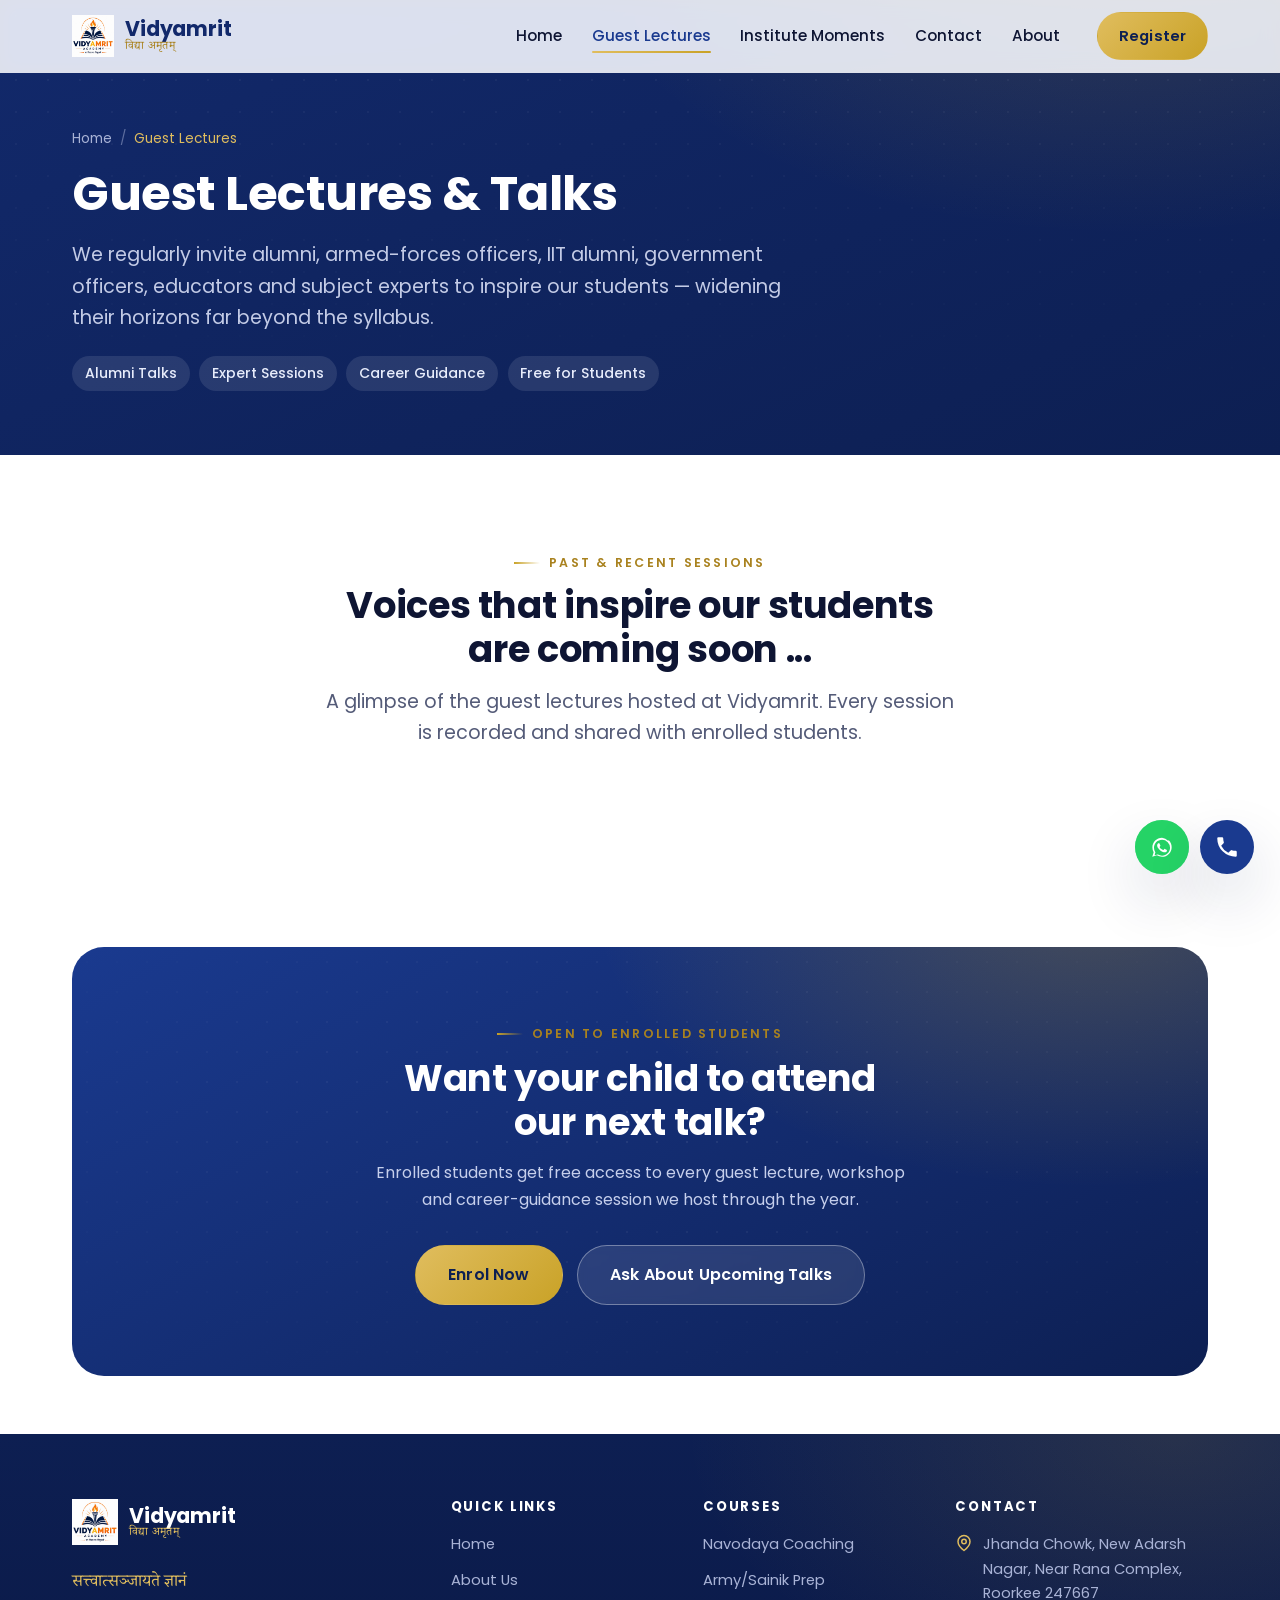
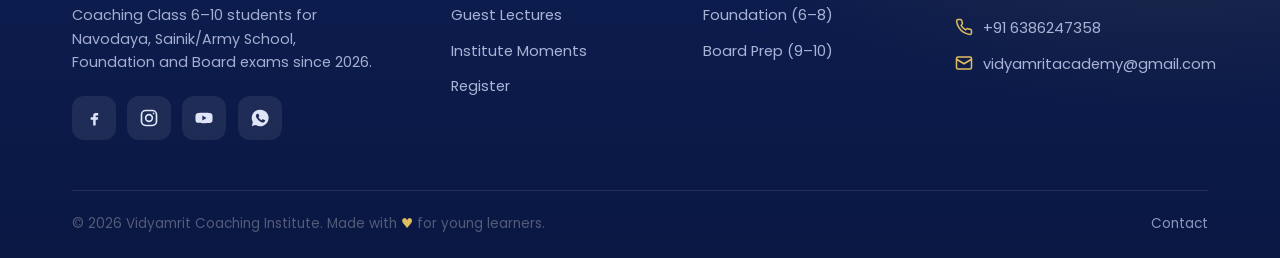
<file: pages/guest-lectures.html>
<!DOCTYPE html>
<html lang="en">
<head>
  <meta charset="UTF-8" />
  <meta name="viewport" content="width=device-width, initial-scale=1.0" />
  <title>Vidyamrit Coaching Institute | Navodaya, Sainik, Foundation & Board Coaching, Coaching by IITians</title>
  <meta name="description" content="Guest lectures at Vidyamrit Academy — inspiring talks by IITians, armed-forces officers, educators and career experts for our Class 6–10 students." />
    <meta name="keywords"
content="coaching institute Roorkee, class 6 coaching, class 7 coaching, class 8 coaching, class 9 coaching, class 10 coaching, Vidyamrit Academy, Navodaya, Sainik School, Army School, IITian Coaching">
<link rel="canonical" href="https://vidyamritacademy.in/">
 <!-- ---- Social preview ---- -->
  <meta property="og:type" content="website" />
  <meta property="og:title" content="Guest Lectures Vidyamrit Academy" />
  <meta property="og:description" content="View our expert guest lectures" />
  <meta property="og:image" content="../images/logo.jpeg" />
  <link rel="icon" type="image/svg+xml" href="../images/logo.jpeg" />
  <link rel="preconnect" href="https://fonts.googleapis.com" />
  <link rel="preconnect" href="https://fonts.gstatic.com" crossorigin />
  <link href="https://fonts.googleapis.com/css2?family=Poppins:wght@400;500;600;700&family=Noto+Serif+Devanagari:wght@500;600&display=swap" rel="stylesheet" />
  <link rel="stylesheet" href="../css/style.css" />
  <link rel="stylesheet" href="../css/navbar.css" />
  <link rel="stylesheet" href="../css/cards.css" />
  <link rel="stylesheet" href="../css/pages.css" />
  <link rel="stylesheet" href="../css/forms.css" />
  <link rel="stylesheet" href="../css/footer.css" />
  <link rel="stylesheet" href="../css/responsive.css" />
  <link rel="stylesheet" href="../css/floating-contact.css">
  <!-- Google tag (gtag.js) -->
<script async src="https://www.googletagmanager.com/gtag/js?id=G-0BFDSYG2CJ"></script>
<script>
  window.dataLayer = window.dataLayer || [];
  function gtag(){dataLayer.push(arguments);}
  gtag('js', new Date());

  gtag('config', 'G-0BFDSYG2CJ');
</script>
</head>
<body>
  <a class="skip-link" href="#main">Skip to main content</a>

  <!-- HEADER -->
  <header class="site-header" id="siteHeader">
    <div class="container">
      <nav class="nav" aria-label="Primary">
        <a class="brand" href="../index.html" aria-label="Vidyamrit — home">
          <img class="brand__mark" src="../images/logo.jpeg" alt="" width="42" height="42" />
          <span class="brand__text"><span class="brand__name">Vidyamrit</span><span class="brand__sub">विद्या अमृतम्</span></span>
        </a>
        <div class="nav-menu" id="navMenu">
          <ul class="nav-list">
            <li><a class="nav-link" href="../index.html">Home</a></li>
            <li><a class="nav-link" href="guest-lectures.html">Guest Lectures</a></li>
            <li><a class="nav-link" href="institute-moments.html">Institute Moments</a></li>
            <li><a class="nav-link" href="contact.html">Contact</a></li>
            <li><a class="nav-link" href="about.html">About</a></li>
          </ul>
          <a class="btn btn--gold nav-cta" href="registration.html">Register</a>
        </div>
        <button class="nav-toggle" id="navToggle" type="button" aria-label="Open menu" aria-controls="navMenu" aria-expanded="false"><span></span><span></span><span></span></button>
      </nav>
    </div>
  </header>
  <div class="nav-backdrop" id="navBackdrop"></div>

  <main id="main">
    <!-- PAGE HERO -->
    <section class="page-hero">
      <div class="container">
        <nav class="breadcrumb" aria-label="Breadcrumb">
          <a href="../index.html">Home</a><span class="sep">/</span>
          <span aria-current="page">Guest Lectures</span>
        </nav>
        <h1>Guest Lectures &amp; Talks</h1>
        <p class="page-hero__lead">We regularly invite alumni, armed-forces officers, IIT alumni, government officers, educators and subject experts to inspire our students — widening their horizons far beyond the syllabus.</p>
        <div class="page-hero__chips">
          <span class="chip">Alumni Talks</span>
          <span class="chip">Expert Sessions</span>
          <span class="chip">Career Guidance</span>
          <span class="chip">Free for Students</span>
        </div>
      </div>
    </section>

    <!-- LECTURE GRID -->
    <section class="section">
      <div class="container">
        <div class="section-head text-center reveal">
          <span class="eyebrow">Past &amp; Recent Sessions</span>
          <h2 class="section-title">Voices that inspire our students are coming soon ...</h2>
          <p class="section-sub">A glimpse of the guest lectures hosted at Vidyamrit. Every session is recorded and shared with enrolled students.</p>
        </div>
        <div class="grid grid--3" data-stagger="0.08">
         <!-- <article class="lecture-card reveal">
            <div class="lecture-card__media">
              <span class="lecture-card__date">12 Mar 2025</span>
              <span class="portrait" aria-hidden="true">RS</span>
            </div>
            <div class="lecture-card__body">
              <h3 class="lecture-card__topic">Life at Sainik School</h3>
              <p class="lecture-card__who"><b>Col. R. Singh (Retd.)</b><br /><span>Ex-Commandant, Sainik School</span></p>
              <p>An honest look at the discipline, daily routine and lifelong opportunities that shape a military-school cadet — and how young aspirants can prepare mentally for that world.</p>
            </div>
          </article>
          <article class="lecture-card reveal">
            <div class="lecture-card__media">
              <span class="lecture-card__date">28 Jan 2025</span>
              <span class="portrait" aria-hidden="true">MP</span>
            </div>
            <div class="lecture-card__body">
              <h3 class="lecture-card__topic">Cracking JNVST with Confidence</h3>
              <p class="lecture-card__who"><b>Ms. Meena Prajapat</b><br /><span>Navodaya Alumna &amp; Educator</span></p>
              <p>A former Navodaya student shares the study habits, time-management tricks and exam-day mindset that helped her clear the JNVST — and thrive in a residential school afterwards.</p>
            </div>
          </article>
          <article class="lecture-card reveal">
            <div class="lecture-card__media">
              <span class="lecture-card__date">09 Dec 2024</span>
              <span class="portrait" aria-hidden="true">AK</span>
            </div>
            <div class="lecture-card__body">
              <h3 class="lecture-card__topic">The Science of Smart Studying</h3>
              <p class="lecture-card__who"><b>Dr. Anand Kulkarni</b><br /><span>Educational Psychologist</span></p>
              <p>Why cramming fails and spaced practice works. A practical session on memory, focus and healthy study routines for children in the 10–15 age group.</p>
            </div>
          </article>
          <article class="lecture-card reveal">
            <div class="lecture-card__media">
              <span class="lecture-card__date">17 Nov 2024</span>
              <span class="portrait" aria-hidden="true">SV</span>
            </div>
            <div class="lecture-card__body">
              <h3 class="lecture-card__topic">Parenting a Competitive Exam Aspirant</h3>
              <p class="lecture-card__who"><b>Mrs. Sunita Verma</b><br /><span>Counsellor &amp; Parent Coach</span></p>
              <p>How parents can support without pressuring — building a calm, encouraging home environment that keeps children motivated through a long preparation year.</p>
            </div>
          </article>
          <article class="lecture-card reveal">
            <div class="lecture-card__media">
              <span class="lecture-card__date">05 Oct 2024</span>
              <span class="portrait" aria-hidden="true">RG</span>
            </div>
            <div class="lecture-card__body">
              <h3 class="lecture-card__topic">From Board Topper to IIT</h3>
              <p class="lecture-card__who"><b>Rahul Gupta</b><br /><span>IIT Delhi Student</span></p>
              <p>A recent board topper walks students through his revision system, answer-writing strategy and how strong Class 9–10 fundamentals set him up for competitive success.</p>
            </div>
          </article>
          <article class="lecture-card reveal">
            <div class="lecture-card__media">
              <span class="lecture-card__date">21 Aug 2024</span>
              <span class="portrait" aria-hidden="true">NK</span>
            </div>
            <div class="lecture-card__body">
              <h3 class="lecture-card__topic">Careers Beyond the Obvious</h3>
              <p class="lecture-card__who"><b>Ms. Nisha Khandelwal</b><br /><span>Career Guidance Specialist</span></p>
              <p>Defence, design, research, civil services and more — an eye-opening tour of the many paths open to today&rsquo;s students, and the school choices that keep those doors open.</p>
            </div>
          </article> -->
        </div>
      </div>
    </section>

    <!-- CTA -->
    <section class="section section--tight">
      <div class="container">
        <div class="cta-band reveal zoom">
          <span class="eyebrow" style="justify-content:center;">Open to Enrolled Students</span>
          <h2>Want your child to attend our next talk?</h2>
          <p>Enrolled students get free access to every guest lecture, workshop and career-guidance session we host through the year.</p>
          <div class="cta-band__actions">
            <a class="btn btn--gold btn--lg" href="registration.html">Enrol Now</a>
            <a class="btn btn--light btn--lg" href="contact.html">Ask About Upcoming Talks</a>
          </div>
        </div>
      </div>
    </section>
  </main>

  <!-- FOOTER -->
  <footer class="site-footer">
    <div class="container">
      <div class="footer__grid">
        <div class="footer__brand">
          <a class="brand" href="index.html" aria-label="Vidyamrit — home">
            <img class="brand__mark" src="../images/logo.jpeg" alt="" width="46" height="46" />
            <span class="brand__text">
              <span class="brand__name">Vidyamrit</span>
              <span class="brand__sub">विद्या अमृतम्</span>
            </span>
          </a>
          <p class="footer__tag">सत्त्वात्सञ्जायते ज्ञानं</p>
          <p class="footer__about">Coaching Class 6–10 students for Navodaya, Sainik/Army School, Foundation and Board exams since 2026.</p>
          <div class="social-row">
            <a href="#" aria-label="Facebook"><svg viewBox="0 0 24 24" fill="currentColor" aria-hidden="true"><path d="M14 9h3V6h-3c-2 0-3 1.5-3 3.4V11H8v3h3v7h3v-7h2.5l.5-3H14V9.4c0-.3.2-.4.5-.4Z"/></svg></a>
            <a href="#" aria-label="Instagram"><svg viewBox="0 0 24 24" fill="none" stroke="currentColor" stroke-width="2"><rect x="3" y="3" width="18" height="18" rx="5"/><circle cx="12" cy="12" r="4"/><circle cx="17.5" cy="6.5" r="1" fill="currentColor" stroke="none"/></svg></a>
            <a href="#" aria-label="YouTube"><svg viewBox="0 0 24 24" fill="currentColor" aria-hidden="true"><path d="M22 8.2a3 3 0 0 0-2-2C18.2 5.7 12 5.7 12 5.7s-6.2 0-8 .5a3 3 0 0 0-2 2A31 31 0 0 0 1.7 12 31 31 0 0 0 2 15.8a3 3 0 0 0 2 2c1.8.5 8 .5 8 .5s6.2 0 8-.5a3 3 0 0 0 2-2c.3-1.2.3-3.8.3-3.8s0-2.6-.3-3.8ZM10 15V9l5 3Z"/></svg></a>
            <a href="https://wa.me/916386247358" aria-label="WhatsApp"><svg viewBox="0 0 24 24" fill="currentColor" aria-hidden="true"><path d="M12 2a10 10 0 0 0-8.6 15l-1.3 4.7 4.8-1.3A10 10 0 1 0 12 2Zm5.5 14.1c-.2.6-1.2 1.2-1.7 1.2-.4 0-1 .1-3.2-.9a11 11 0 0 1-4.4-4c-.3-.5-1-1.5-1-2.9 0-1.3.7-2 1-2.2a1 1 0 0 1 .8-.4h.6c.2 0 .5 0 .7.6l.8 2c.1.2.1.4 0 .5l-.4.6-.3.3c-.1.1-.3.3-.1.6a8 8 0 0 0 1.4 1.8 7 7 0 0 0 2 1.3c.3.1.5.1.6-.1l.7-.9c.2-.2.4-.2.6-.1l2 .9c.3.2.5.2.5.4.1.1.1.8-.2 1.4Z"/></svg></a>
          </div>
        </div>

        <div class="footer__col">
          <h4>Quick Links</h4>
          <ul>
            <li><a href="index.html">Home</a></li>
            <li><a href="about.html">About Us</a></li>
            <li><a href="guest-lectures.html">Guest Lectures</a></li>
            <li><a href="institute-moments.html">Institute Moments</a></li>
            <li><a href="registration.html">Register</a></li>
          </ul>
        </div>

        <div class="footer__col">
          <h4>Courses</h4>
          <ul>
            <li><a href="registration.html">Navodaya Coaching</a></li>
            <li><a href="registration.html">Army/Sainik Prep</a></li>
            <li><a href="registration.html">Foundation (6–8)</a></li>
            <li><a href="registration.html">Board Prep (9–10)</a></li>
          </ul>
        </div>

        <div class="footer__col">
          <h4>Contact</h4>
          <ul>
            <li class="with-ico"><svg viewBox="0 0 24 24" fill="none" stroke="currentColor" stroke-width="2" stroke-linecap="round" stroke-linejoin="round"><path d="M20 10c0 6-8 12-8 12s-8-6-8-12a8 8 0 0 1 16 0Z"/><circle cx="12" cy="10" r="3"/></svg><span>Jhanda Chowk, New Adarsh Nagar, Near Rana Complex, Roorkee 247667</span></li>
            <li class="with-ico"><svg viewBox="0 0 24 24" fill="none" stroke="currentColor" stroke-width="2" stroke-linecap="round" stroke-linejoin="round"><path d="M22 16.9v3a2 2 0 0 1-2.2 2 19.8 19.8 0 0 1-8.6-3 19.5 19.5 0 0 1-6-6 19.8 19.8 0 0 1-3-8.7A2 2 0 0 1 4.1 2h3a2 2 0 0 1 2 1.7c.1.9.4 1.8.7 2.7a2 2 0 0 1-.5 2.1L8.1 9.9a16 16 0 0 0 6 6l1.4-1.2a2 2 0 0 1 2.1-.4c.9.3 1.8.6 2.7.7a2 2 0 0 1 1.7 2Z"/></svg><a href="tel:+916386247358">+91 6386247358</a></li>
            <li class="with-ico"><svg viewBox="0 0 24 24" fill="none" stroke="currentColor" stroke-width="2" stroke-linecap="round" stroke-linejoin="round"><rect x="2" y="4" width="20" height="16" rx="2"/><path d="m22 7-10 6L2 7"/></svg><a href="mailto:vidyamritacademy@gmail.com">vidyamritacademy@gmail.com</a></li>
          </ul>
        </div>
      </div>

      <div class="footer__bar">
        <p>© <span id="year">2025</span> Vidyamrit Coaching Institute. Made with <span class="heart" aria-hidden="true">♥</span> for young learners.</p>
        <nav aria-label="Legal">
          <a href="contact.html">Contact</a>
        </nav>
      </div>
    </div>
  </footer>

  <script src="../js/script.js" defer></script>
  <script src="../js/animations.js" defer></script>
  <div class="floating-contact">
  <a class="floating-contact__btn floating-contact__btn--whatsapp"
     href="https://wa.me/916386247358"
     target="_blank" rel="noopener"
     aria-label="Chat on WhatsApp">
    <svg viewBox="0 0 24 24" fill="currentColor" xmlns="http://www.w3.org/2000/svg">
      <path d="M17.6 6.32A8.86 8.86 0 0 0 12.02 3.5c-4.9 0-8.9 4-8.9 8.9 0 1.57.4 3.1 1.18 4.45L3 21l4.28-1.28a8.86 8.86 0 0 0 4.74 1.36h.01c4.9 0 8.9-4 8.9-8.9 0-2.38-.93-4.62-2.63-6.3zm-5.58 13.7h-.01a7.4 7.4 0 0 1-3.77-1.03l-.27-.16-2.8.84.75-2.73-.18-.28a7.4 7.4 0 0 1-1.13-3.94c0-4.08 3.33-7.4 7.42-7.4a7.36 7.36 0 0 1 5.24 2.18 7.35 7.35 0 0 1 2.17 5.23c0 4.08-3.33 7.29-7.42 7.29zm4.06-5.54c-.22-.11-1.31-.65-1.51-.72-.2-.07-.35-.11-.5.11-.15.22-.57.72-.7.87-.13.15-.26.16-.48.06-.22-.11-.94-.35-1.79-1.11-.66-.59-1.11-1.32-1.24-1.54-.13-.22-.01-.34.1-.45.1-.1.22-.26.33-.39.11-.13.15-.22.22-.37.07-.15.04-.28-.02-.39-.06-.11-.5-1.21-.69-1.66-.18-.43-.37-.37-.5-.38h-.43c-.15 0-.39.06-.59.28-.2.22-.78.76-.78 1.86 0 1.1.8 2.16.91 2.31.11.15 1.58 2.41 3.82 3.38.53.23.95.37 1.27.47.53.17 1.02.15 1.4.09.43-.06 1.31-.53 1.49-1.05.18-.51.18-.95.13-1.05-.05-.1-.2-.16-.42-.27z"/>
    </svg>
  </a>

  <a class="floating-contact__btn floating-contact__btn--call"
     href="tel:+916386247358"
     aria-label="Call us">
    <svg viewBox="0 0 24 24" fill="currentColor" xmlns="http://www.w3.org/2000/svg">
      <path d="M6.62 10.79a15.05 15.05 0 0 0 6.59 6.59l2.2-2.2a1 1 0 0 1 1.02-.24 11.36 11.36 0 0 0 3.57.57 1 1 0 0 1 1 1V20a1 1 0 0 1-1 1A17 17 0 0 1 3 4a1 1 0 0 1 1-1h3.5a1 1 0 0 1 1 1 11.36 11.36 0 0 0 .57 3.57 1 1 0 0 1-.25 1.02l-2.2 2.2z"/>
    </svg>
  </a>
</div>
</body>
</html>
</file>
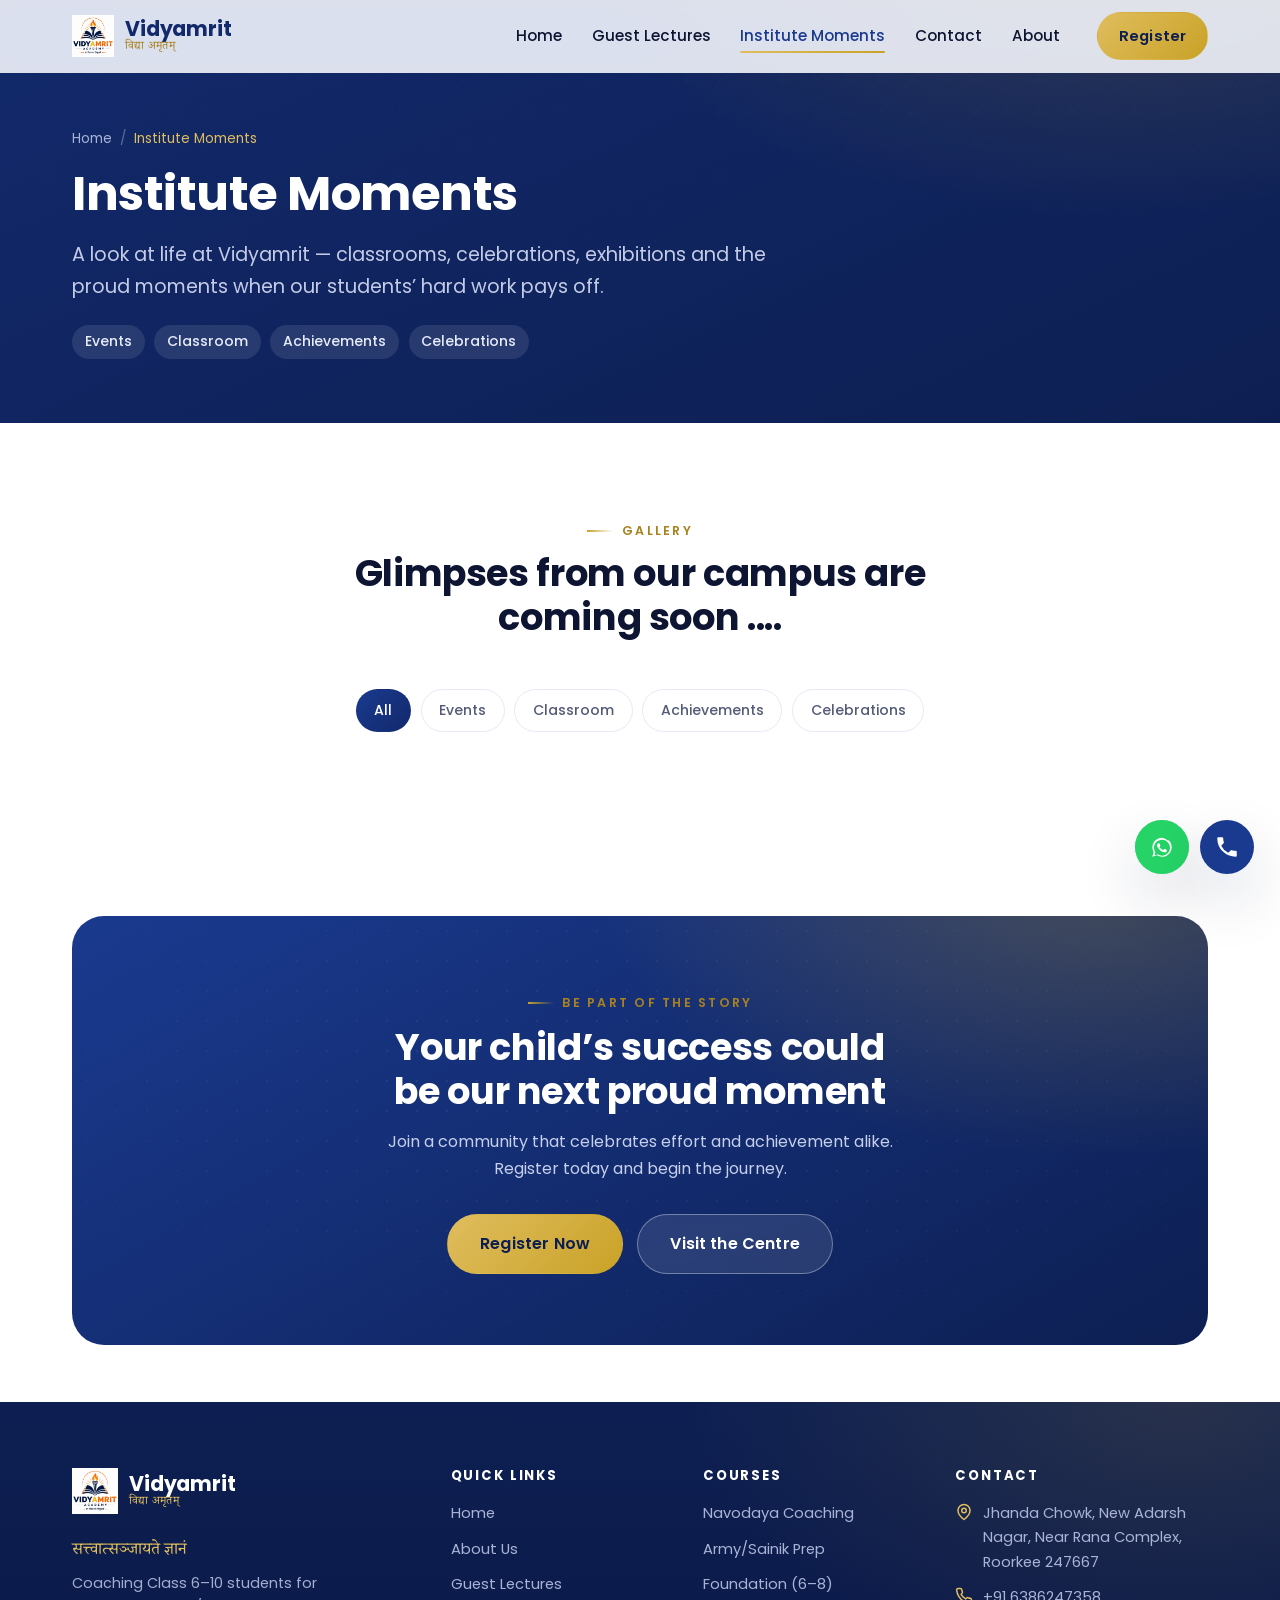
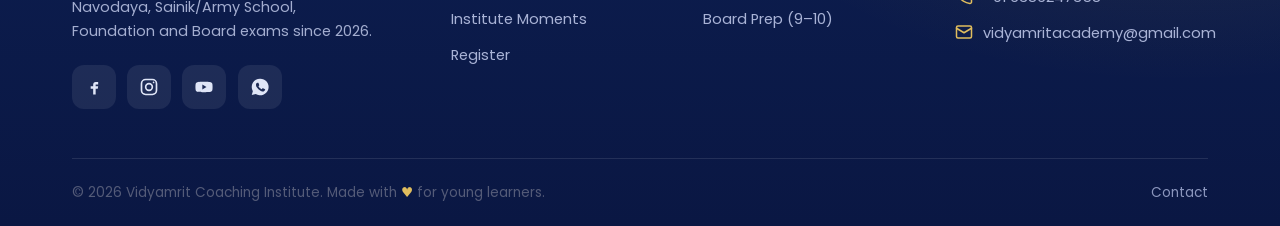
<file: pages/institute-moments.html>
<!DOCTYPE html>
<html lang="en">
<head>
  <meta charset="UTF-8" />
  <meta name="viewport" content="width=device-width, initial-scale=1.0" />
  <title>Vidyamrit Coaching Institute | Navodaya, Sainik, Foundation & Board Coaching, Coaching by IITians</title>
  <meta name="description" content="Photo gallery of Vidyamrit Coaching Institute — events, classroom sessions, student achievements and celebrations at our Jaipur centre." />
    <meta name="keywords"
content="coaching institute Roorkee, class 6 coaching, class 7 coaching, class 8 coaching, class 9 coaching, class 10 coaching, Vidyamrit Academy, Navodaya, Sainik School, Army School, IITian Coaching">
<link rel="canonical" href="https://vidyamritacademy.in/">
 <!-- ---- Social preview ---- -->
  <meta property="og:type" content="website" />
  <meta property="og:title" content="Institute Moments Vidyamrit Academy" />
  <meta property="og:description" content="View our institute moments" />
  <meta property="og:image" content="../images/logo.jpeg" />
  <link rel="icon" type="image/svg+xml" href="../images/logo.jpeg" />
  <link rel="preconnect" href="https://fonts.googleapis.com" />
  <link rel="preconnect" href="https://fonts.gstatic.com" crossorigin />
  <link href="https://fonts.googleapis.com/css2?family=Poppins:wght@400;500;600;700&family=Noto+Serif+Devanagari:wght@500;600&display=swap" rel="stylesheet" />
  <link rel="stylesheet" href="../css/style.css" />
  <link rel="stylesheet" href="../css/navbar.css" />
  <link rel="stylesheet" href="../css/cards.css" />
  <link rel="stylesheet" href="../css/pages.css" />
  <link rel="stylesheet" href="../css/forms.css" />
  <link rel="stylesheet" href="../css/footer.css" />
  <link rel="stylesheet" href="../css/responsive.css" />
  <link rel="stylesheet" href="../css/floating-contact.css">
  <!-- Google tag (gtag.js) -->
<script async src="https://www.googletagmanager.com/gtag/js?id=G-0BFDSYG2CJ"></script>
<script>
  window.dataLayer = window.dataLayer || [];
  function gtag(){dataLayer.push(arguments);}
  gtag('js', new Date());

  gtag('config', 'G-0BFDSYG2CJ');
</script>
</head>
<body>
  <a class="skip-link" href="#main">Skip to main content</a>

  <!-- HEADER -->
  <header class="site-header" id="siteHeader">
    <div class="container">
      <nav class="nav" aria-label="Primary">
        <a class="brand" href="../index.html" aria-label="Vidyamrit — home">
          <img class="brand__mark" src="../images/logo.jpeg" alt="" width="42" height="42" />
          <span class="brand__text"><span class="brand__name">Vidyamrit</span><span class="brand__sub">विद्या अमृतम्</span></span>
        </a>
        <div class="nav-menu" id="navMenu">
          <ul class="nav-list">
            <li><a class="nav-link" href="../index.html">Home</a></li>
            <li><a class="nav-link" href="guest-lectures.html">Guest Lectures</a></li>
            <li><a class="nav-link" href="institute-moments.html">Institute Moments</a></li>
            <li><a class="nav-link" href="contact.html">Contact</a></li>
            <li><a class="nav-link" href="about.html">About</a></li>
          </ul>
          <a class="btn btn--gold nav-cta" href="registration.html">Register</a>
        </div>
        <button class="nav-toggle" id="navToggle" type="button" aria-label="Open menu" aria-controls="navMenu" aria-expanded="false"><span></span><span></span><span></span></button>
      </nav>
    </div>
  </header>
  <div class="nav-backdrop" id="navBackdrop"></div>

  <main id="main">
    <!-- PAGE HERO -->
    <section class="page-hero">
      <div class="container">
        <nav class="breadcrumb" aria-label="Breadcrumb">
          <a href="../index.html">Home</a><span class="sep">/</span>
          <span aria-current="page">Institute Moments</span>
        </nav>
        <h1>Institute Moments</h1>
        <p class="page-hero__lead">A look at life at Vidyamrit — classrooms, celebrations, exhibitions and the proud moments when our students&rsquo; hard work pays off.</p>
        <div class="page-hero__chips">
          <span class="chip">Events</span>
          <span class="chip">Classroom</span>
          <span class="chip">Achievements</span>
          <span class="chip">Celebrations</span>
        </div>
      </div>
    </section>

    <!-- GALLERY -->
    <section class="section">
      <div class="container">
        <div class="section-head text-center reveal">
          <span class="eyebrow">Gallery</span>
          <h2 class="section-title">Glimpses from our campus are coming soon ....</h2>
       <!--   <p class="section-sub">Filter by category, and tap any moment to view it larger. <span style="color:var(--muted);">(Placeholder tiles — swap in real photographs later.)</span></p> -->
        </div>

        <!-- Filter buttons (driven by animations.js) -->
        <div class="filters" role="tablist" aria-label="Filter gallery">
          <button class="filter-btn is-active" type="button" data-filter="all">All</button>
          <button class="filter-btn" type="button" data-filter="events">Events</button>
          <button class="filter-btn" type="button" data-filter="classroom">Classroom</button>
          <button class="filter-btn" type="button" data-filter="achievements">Achievements</button>
          <button class="filter-btn" type="button" data-filter="celebrations">Celebrations</button>
        </div>


        <!-- Gallery grid -->
        <div class="gallery">

        <!--  <figure class="moment-tile is-tall reveal" data-category="events" data-caption="Annual Day 2024 — students perform a cultural showcase for parents and staff.">
            <div class="ph ph--a">Annual Day 2024</div>
            <figcaption>Annual Day 2024</figcaption>
          </figure>
          <figure class="moment-tile reveal" data-category="classroom" data-caption="A weekend doubt-clearing session in the Foundation batch.">
            <div class="ph ph--b">Doubt-Clearing Session</div>
            <figcaption>Doubt-Clearing Session</figcaption>
          </figure>
          <figure class="moment-tile reveal" data-category="achievements" data-caption="Felicitating our JNVST 2024 selections with their parents and teachers.">
            <div class="ph ph--c">JNVST Toppers 2024</div>
            <figcaption>JNVST Toppers 2024</figcaption>
          </figure>
          <figure class="moment-tile reveal" data-category="celebrations" data-caption="Independence Day flag hoisting and patriotic performances at the centre.">
            <div class="ph ph--d">Independence Day</div>
            <figcaption>Independence Day</figcaption>
          </figure>
          <figure class="moment-tile reveal" data-category="classroom" data-caption="Working through non-verbal reasoning puzzles in a Navodaya class.">
            <div class="ph ph--b">Mental Ability Class</div>
            <figcaption>Mental Ability Class</figcaption>
          </figure>
          <figure class="moment-tile is-tall reveal" data-category="events" data-caption="Students present working models at our annual science exhibition.">
            <div class="ph ph--d">Science Exhibition</div>
            <figcaption>Science Exhibition</figcaption>
          </figure>
          <figure class="moment-tile reveal" data-category="achievements" data-caption="Celebrating our Class 10 board toppers and their scoring subjects.">
            <div class="ph ph--c">Board Result Stars</div>
            <figcaption>Board Result Stars</figcaption>
          </figure>
          <figure class="moment-tile reveal" data-category="classroom" data-caption="A full-length mock test underway in real exam conditions.">
            <div class="ph ph--a">Mock Test Day</div>
            <figcaption>Mock Test Day</figcaption>
          </figure>
          <figure class="moment-tile reveal" data-category="celebrations" data-caption="Students organise a heartfelt Teachers&rsquo; Day celebration.">
            <div class="ph ph--d">Teachers' Day</div>
            <figcaption>Teachers' Day</figcaption>
          </figure>
          <figure class="moment-tile reveal" data-category="events" data-caption="Termly parent-teacher meeting to review each child&rsquo;s progress.">
            <div class="ph ph--a">Parent-Teacher Meet</div>
            <figcaption>Parent-Teacher Meet</figcaption>
          </figure>
          <figure class="moment-tile reveal" data-category="achievements" data-caption="Our Army &amp; Sainik School selections with their mentors.">
            <div class="ph ph--c">Sainik School Selects</div>
            <figcaption>Sainik School Selects</figcaption>
          </figure>
          <figure class="moment-tile reveal" data-category="celebrations" data-caption="Students and staff celebrate the spirit of the season together.">
            <div class="ph ph--b">Festival of Colours</div>
            <figcaption>Festival of Colours</figcaption>
          </figure> -->
        </div>
      </div>
    </section>

    <!-- CTA -->
    <section class="section section--tight">
      <div class="container">
        <div class="cta-band reveal zoom">
          <span class="eyebrow" style="justify-content:center;">Be Part of the Story</span>
          <h2>Your child&rsquo;s success could be our next proud moment</h2>
          <p>Join a community that celebrates effort and achievement alike. Register today and begin the journey.</p>
          <div class="cta-band__actions">
            <a class="btn btn--gold btn--lg" href="registration.html">Register Now</a>
            <a class="btn btn--light btn--lg" href="contact.html">Visit the Centre</a>
          </div>
        </div>
      </div>
    </section>

    <!-- LIGHTBOX (opened by animations.js) -->
    <div class="lightbox" id="lightbox" aria-hidden="true" role="dialog" aria-modal="true" aria-label="Image viewer">
      <div class="lightbox__stage">
        <div class="lightbox__stageInner"></div>
        <div class="lightbox__cap"></div>
      </div>
      <button class="lightbox__close" type="button" aria-label="Close viewer">
        <svg viewBox="0 0 24 24" fill="none" stroke="currentColor" stroke-width="2" stroke-linecap="round" stroke-linejoin="round" aria-hidden="true"><path d="M18 6 6 18M6 6l12 12"/></svg>
      </button>
      <button class="lightbox__nav prev" type="button" aria-label="Previous image">
        <svg viewBox="0 0 24 24" fill="none" stroke="currentColor" stroke-width="2" stroke-linecap="round" stroke-linejoin="round" aria-hidden="true"><path d="M15 18 9 12l6-6"/></svg>
      </button>
      <button class="lightbox__nav next" type="button" aria-label="Next image">
        <svg viewBox="0 0 24 24" fill="none" stroke="currentColor" stroke-width="2" stroke-linecap="round" stroke-linejoin="round" aria-hidden="true"><path d="m9 18 6-6-6-6"/></svg>
      </button>
    </div>
  </main>

  <!-- FOOTER -->
  <footer class="site-footer">
    <div class="container">
      <div class="footer__grid">
        <div class="footer__brand">
          <a class="brand" href="index.html" aria-label="Vidyamrit — home">
            <img class="brand__mark" src="../images/logo.jpeg" alt="" width="46" height="46" />
            <span class="brand__text">
              <span class="brand__name">Vidyamrit</span>
              <span class="brand__sub">विद्या अमृतम्</span>
            </span>
          </a>
          <p class="footer__tag">सत्त्वात्सञ्जायते ज्ञानं</p>
          <p class="footer__about">Coaching Class 6–10 students for Navodaya, Sainik/Army School, Foundation and Board exams since 2026.</p>
          <div class="social-row">
            <a href="#" aria-label="Facebook"><svg viewBox="0 0 24 24" fill="currentColor" aria-hidden="true"><path d="M14 9h3V6h-3c-2 0-3 1.5-3 3.4V11H8v3h3v7h3v-7h2.5l.5-3H14V9.4c0-.3.2-.4.5-.4Z"/></svg></a>
            <a href="#" aria-label="Instagram"><svg viewBox="0 0 24 24" fill="none" stroke="currentColor" stroke-width="2"><rect x="3" y="3" width="18" height="18" rx="5"/><circle cx="12" cy="12" r="4"/><circle cx="17.5" cy="6.5" r="1" fill="currentColor" stroke="none"/></svg></a>
            <a href="#" aria-label="YouTube"><svg viewBox="0 0 24 24" fill="currentColor" aria-hidden="true"><path d="M22 8.2a3 3 0 0 0-2-2C18.2 5.7 12 5.7 12 5.7s-6.2 0-8 .5a3 3 0 0 0-2 2A31 31 0 0 0 1.7 12 31 31 0 0 0 2 15.8a3 3 0 0 0 2 2c1.8.5 8 .5 8 .5s6.2 0 8-.5a3 3 0 0 0 2-2c.3-1.2.3-3.8.3-3.8s0-2.6-.3-3.8ZM10 15V9l5 3Z"/></svg></a>
            <a href="https://wa.me/916386247358" aria-label="WhatsApp"><svg viewBox="0 0 24 24" fill="currentColor" aria-hidden="true"><path d="M12 2a10 10 0 0 0-8.6 15l-1.3 4.7 4.8-1.3A10 10 0 1 0 12 2Zm5.5 14.1c-.2.6-1.2 1.2-1.7 1.2-.4 0-1 .1-3.2-.9a11 11 0 0 1-4.4-4c-.3-.5-1-1.5-1-2.9 0-1.3.7-2 1-2.2a1 1 0 0 1 .8-.4h.6c.2 0 .5 0 .7.6l.8 2c.1.2.1.4 0 .5l-.4.6-.3.3c-.1.1-.3.3-.1.6a8 8 0 0 0 1.4 1.8 7 7 0 0 0 2 1.3c.3.1.5.1.6-.1l.7-.9c.2-.2.4-.2.6-.1l2 .9c.3.2.5.2.5.4.1.1.1.8-.2 1.4Z"/></svg></a>
          </div>
        </div>

        <div class="footer__col">
          <h4>Quick Links</h4>
          <ul>
            <li><a href="index.html">Home</a></li>
            <li><a href="about.html">About Us</a></li>
            <li><a href="guest-lectures.html">Guest Lectures</a></li>
            <li><a href="institute-moments.html">Institute Moments</a></li>
            <li><a href="registration.html">Register</a></li>
          </ul>
        </div>

        <div class="footer__col">
          <h4>Courses</h4>
          <ul>
            <li><a href="registration.html">Navodaya Coaching</a></li>
            <li><a href="registration.html">Army/Sainik Prep</a></li>
            <li><a href="registration.html">Foundation (6–8)</a></li>
            <li><a href="registration.html">Board Prep (9–10)</a></li>
          </ul>
        </div>

        <div class="footer__col">
          <h4>Contact</h4>
          <ul>
            <li class="with-ico"><svg viewBox="0 0 24 24" fill="none" stroke="currentColor" stroke-width="2" stroke-linecap="round" stroke-linejoin="round"><path d="M20 10c0 6-8 12-8 12s-8-6-8-12a8 8 0 0 1 16 0Z"/><circle cx="12" cy="10" r="3"/></svg><span>Jhanda Chowk, New Adarsh Nagar, Near Rana Complex, Roorkee 247667</span></li>
            <li class="with-ico"><svg viewBox="0 0 24 24" fill="none" stroke="currentColor" stroke-width="2" stroke-linecap="round" stroke-linejoin="round"><path d="M22 16.9v3a2 2 0 0 1-2.2 2 19.8 19.8 0 0 1-8.6-3 19.5 19.5 0 0 1-6-6 19.8 19.8 0 0 1-3-8.7A2 2 0 0 1 4.1 2h3a2 2 0 0 1 2 1.7c.1.9.4 1.8.7 2.7a2 2 0 0 1-.5 2.1L8.1 9.9a16 16 0 0 0 6 6l1.4-1.2a2 2 0 0 1 2.1-.4c.9.3 1.8.6 2.7.7a2 2 0 0 1 1.7 2Z"/></svg><a href="tel:+916386247358">+91 6386247358</a></li>
            <li class="with-ico"><svg viewBox="0 0 24 24" fill="none" stroke="currentColor" stroke-width="2" stroke-linecap="round" stroke-linejoin="round"><rect x="2" y="4" width="20" height="16" rx="2"/><path d="m22 7-10 6L2 7"/></svg><a href="mailto:vidyamritacademy@gmail.com">vidyamritacademy@gmail.com</a></li>
          </ul>
        </div>
      </div>

      <div class="footer__bar">
        <p>© <span id="year">2025</span> Vidyamrit Coaching Institute. Made with <span class="heart" aria-hidden="true">♥</span> for young learners.</p>
        <nav aria-label="Legal">
          <a href="contact.html">Contact</a>
        </nav>
      </div>
    </div>
  </footer>

  <script src="../js/script.js" defer></script>
  <script src="../js/animations.js" defer></script>
  <div class="floating-contact">
  <a class="floating-contact__btn floating-contact__btn--whatsapp"
     href="https://wa.me/916386247358"
     target="_blank" rel="noopener"
     aria-label="Chat on WhatsApp">
    <svg viewBox="0 0 24 24" fill="currentColor" xmlns="http://www.w3.org/2000/svg">
      <path d="M17.6 6.32A8.86 8.86 0 0 0 12.02 3.5c-4.9 0-8.9 4-8.9 8.9 0 1.57.4 3.1 1.18 4.45L3 21l4.28-1.28a8.86 8.86 0 0 0 4.74 1.36h.01c4.9 0 8.9-4 8.9-8.9 0-2.38-.93-4.62-2.63-6.3zm-5.58 13.7h-.01a7.4 7.4 0 0 1-3.77-1.03l-.27-.16-2.8.84.75-2.73-.18-.28a7.4 7.4 0 0 1-1.13-3.94c0-4.08 3.33-7.4 7.42-7.4a7.36 7.36 0 0 1 5.24 2.18 7.35 7.35 0 0 1 2.17 5.23c0 4.08-3.33 7.29-7.42 7.29zm4.06-5.54c-.22-.11-1.31-.65-1.51-.72-.2-.07-.35-.11-.5.11-.15.22-.57.72-.7.87-.13.15-.26.16-.48.06-.22-.11-.94-.35-1.79-1.11-.66-.59-1.11-1.32-1.24-1.54-.13-.22-.01-.34.1-.45.1-.1.22-.26.33-.39.11-.13.15-.22.22-.37.07-.15.04-.28-.02-.39-.06-.11-.5-1.21-.69-1.66-.18-.43-.37-.37-.5-.38h-.43c-.15 0-.39.06-.59.28-.2.22-.78.76-.78 1.86 0 1.1.8 2.16.91 2.31.11.15 1.58 2.41 3.82 3.38.53.23.95.37 1.27.47.53.17 1.02.15 1.4.09.43-.06 1.31-.53 1.49-1.05.18-.51.18-.95.13-1.05-.05-.1-.2-.16-.42-.27z"/>
    </svg>
  </a>

  <a class="floating-contact__btn floating-contact__btn--call"
     href="tel:+916386247358"
     aria-label="Call us">
    <svg viewBox="0 0 24 24" fill="currentColor" xmlns="http://www.w3.org/2000/svg">
      <path d="M6.62 10.79a15.05 15.05 0 0 0 6.59 6.59l2.2-2.2a1 1 0 0 1 1.02-.24 11.36 11.36 0 0 0 3.57.57 1 1 0 0 1 1 1V20a1 1 0 0 1-1 1A17 17 0 0 1 3 4a1 1 0 0 1 1-1h3.5a1 1 0 0 1 1 1 11.36 11.36 0 0 0 .57 3.57 1 1 0 0 1-.25 1.02l-2.2 2.2z"/>
    </svg>
  </a>
</div>
</body>
</html>
</file>
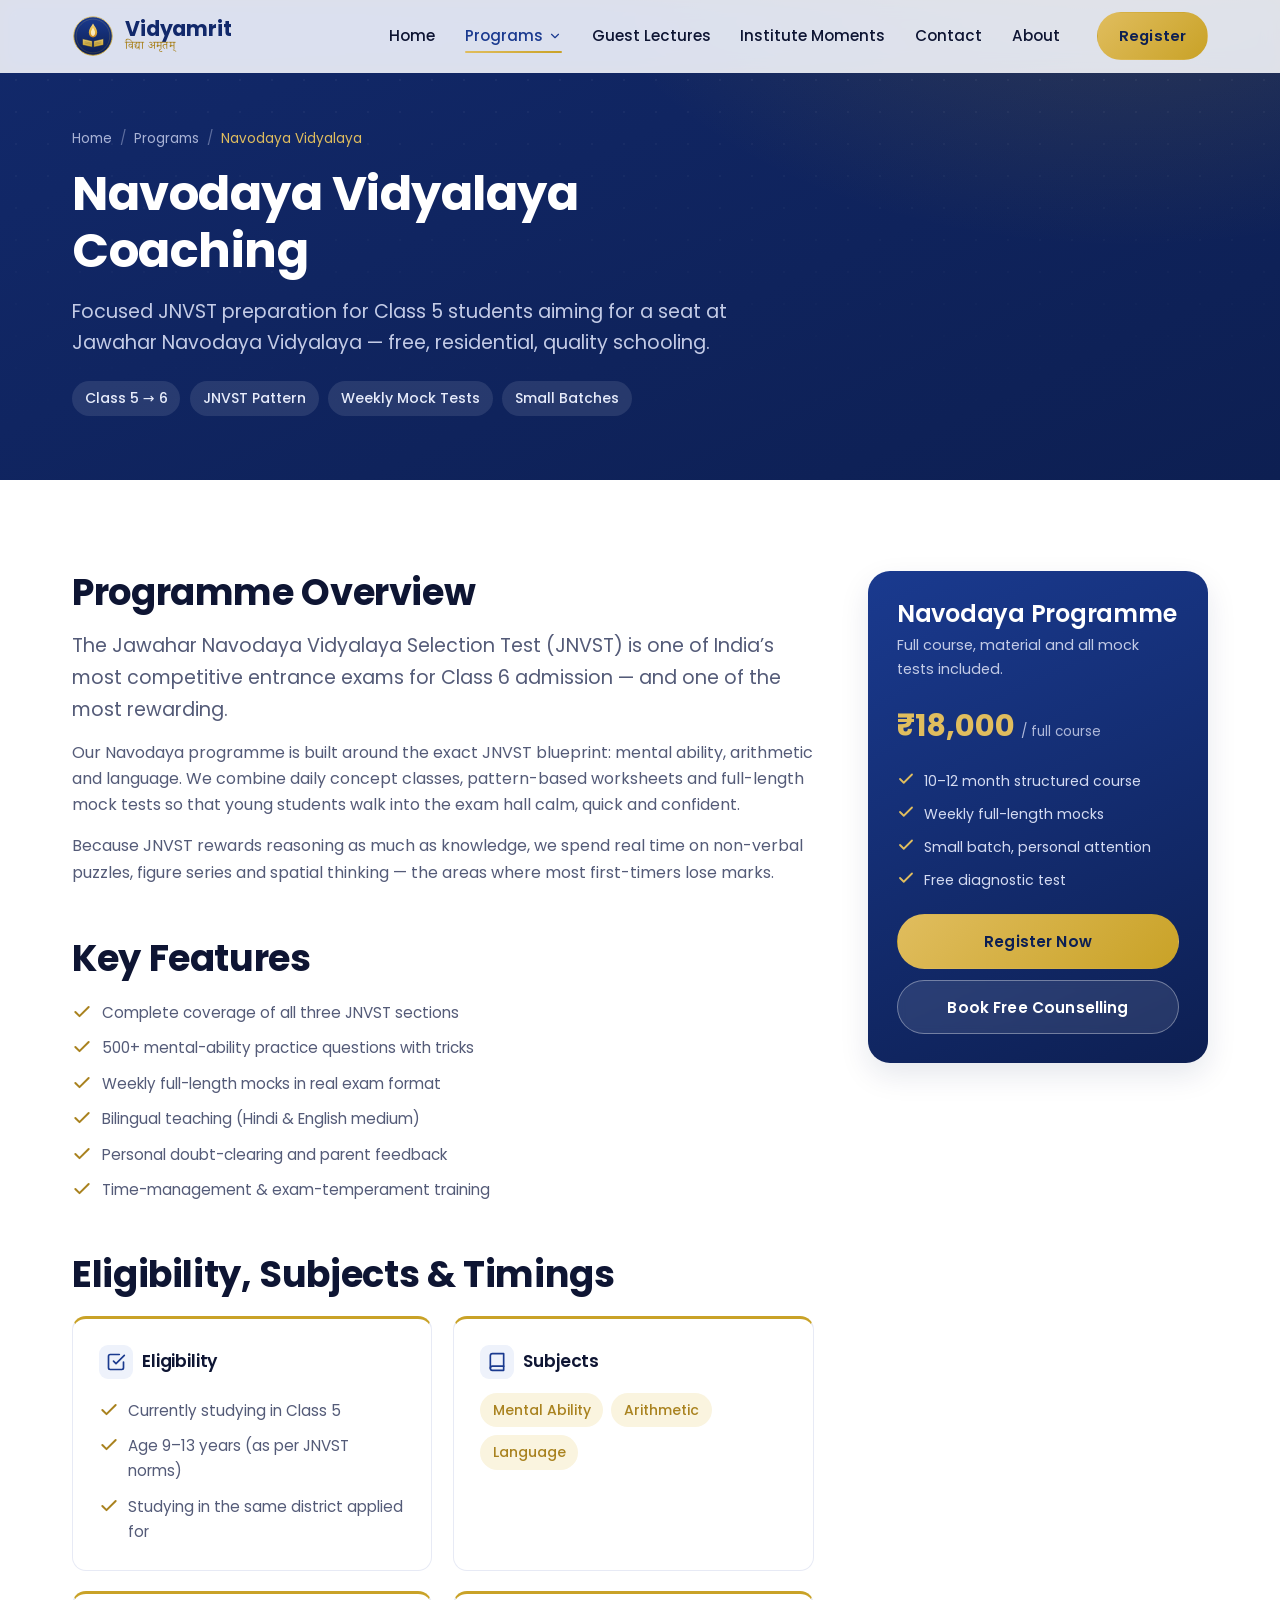
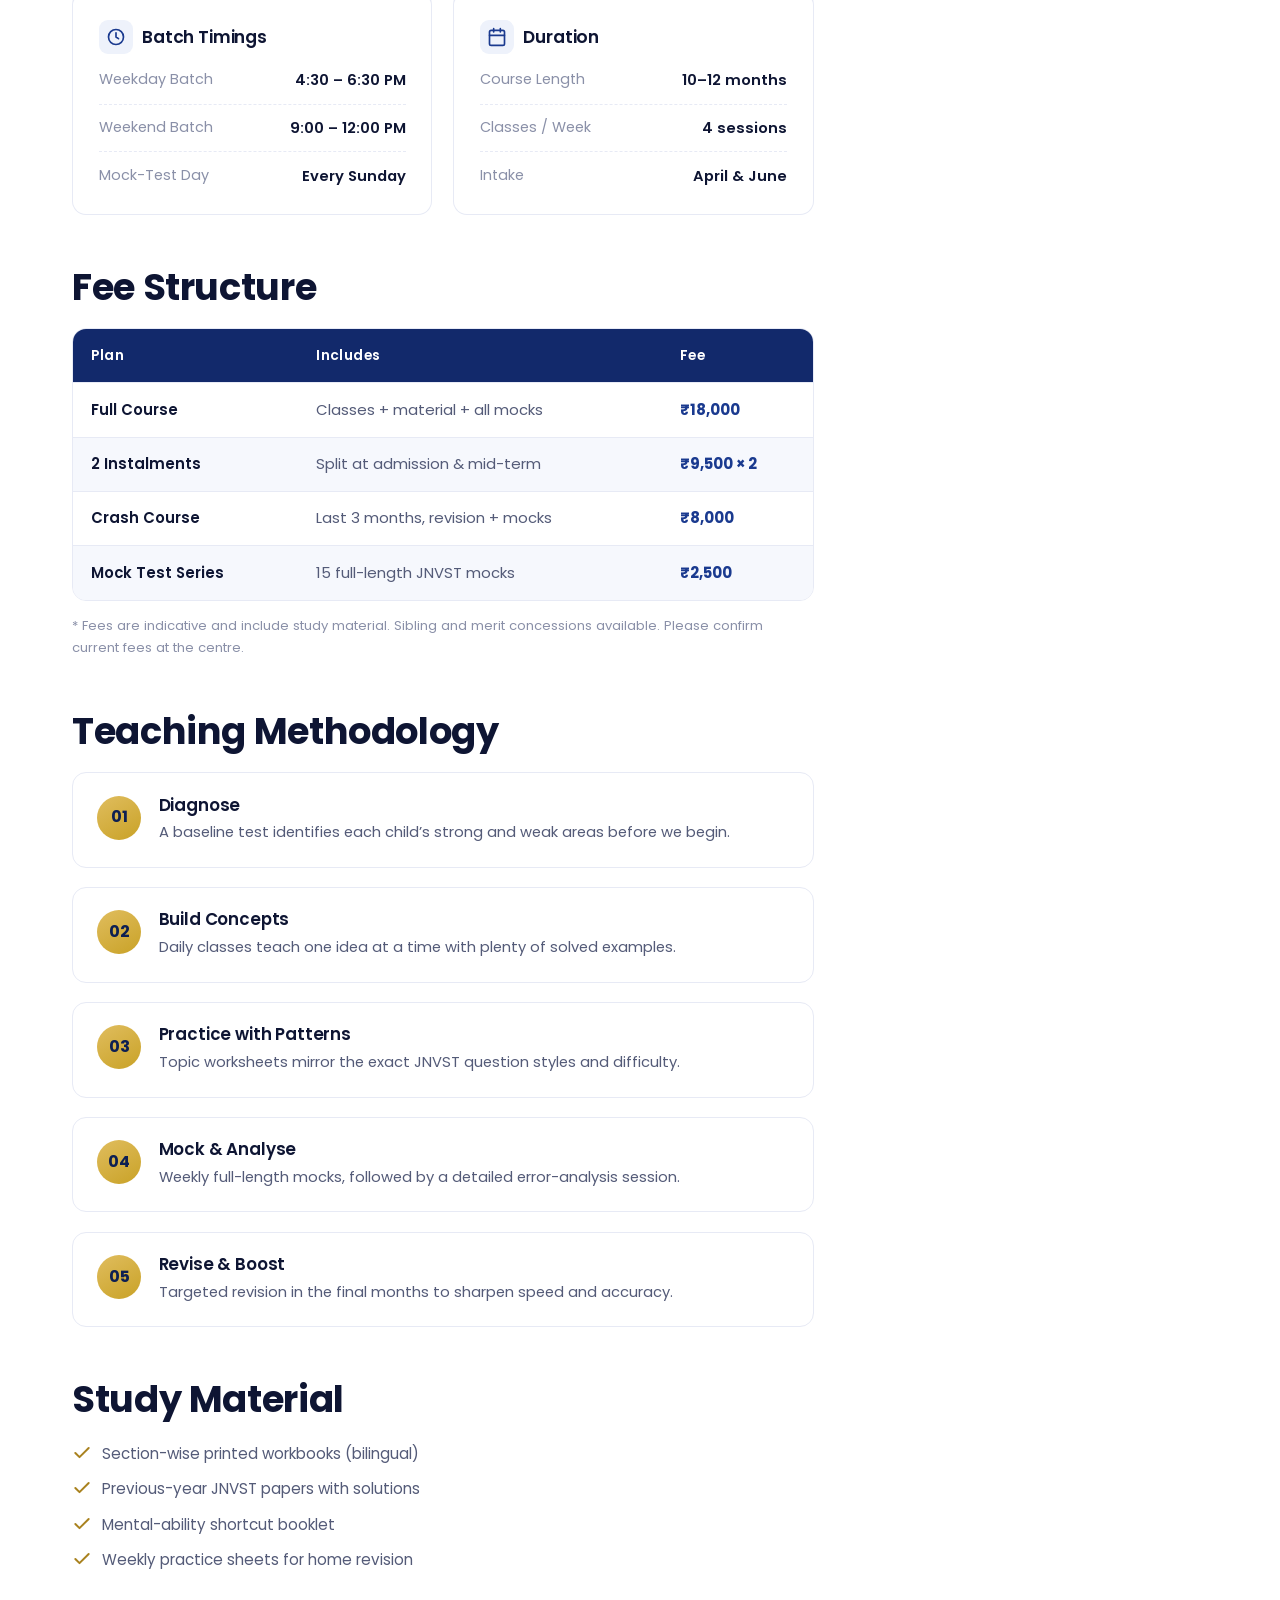
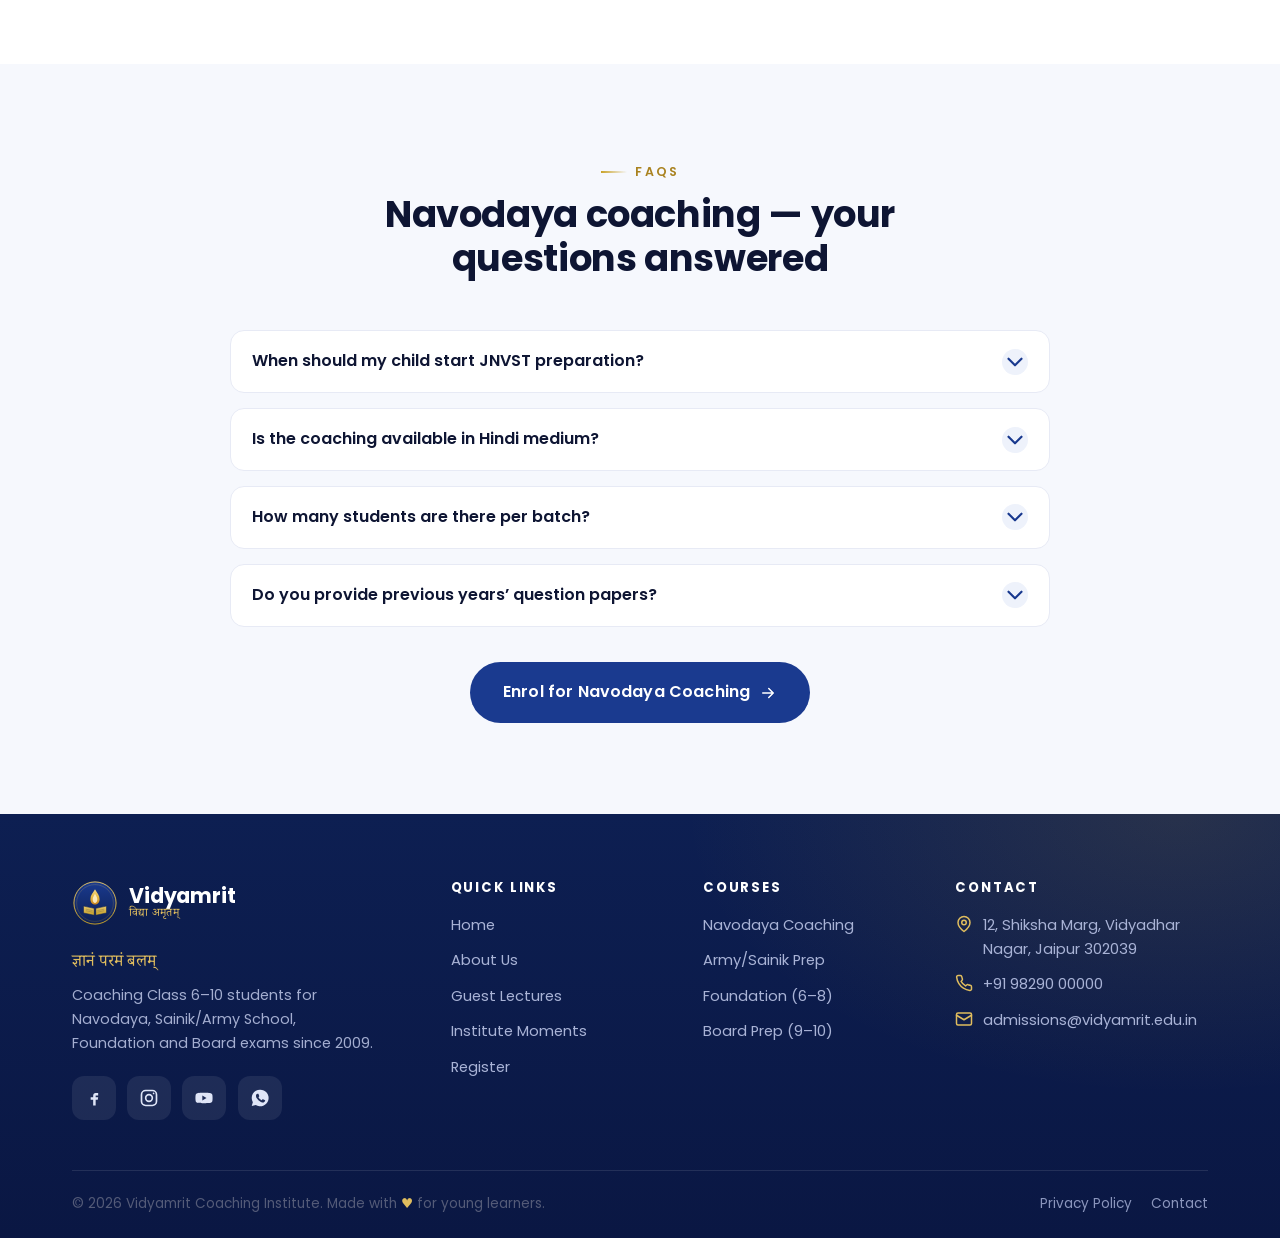
<file: pages/navodaya.html>
<!DOCTYPE html>
<html lang="en">
<head>
  <meta charset="UTF-8" />
  <meta name="viewport" content="width=device-width, initial-scale=1.0" />
  <title>Navodaya Vidyalaya Coaching (JNVST) | Vidyamrit Coaching Institute</title>
  <meta name="description" content="Complete JNVST preparation for Class 5 students seeking admission to Jawahar Navodaya Vidyalaya — mental ability, arithmetic and language, with weekly mock tests and small batches." />
  <link rel="icon" type="image/svg+xml" href="../images/icons/favicon.svg" />
  <link rel="preconnect" href="https://fonts.googleapis.com" />
  <link rel="preconnect" href="https://fonts.gstatic.com" crossorigin />
  <link href="https://fonts.googleapis.com/css2?family=Poppins:wght@400;500;600;700&family=Noto+Serif+Devanagari:wght@500;600&display=swap" rel="stylesheet" />
  <link rel="stylesheet" href="../css/style.css" />
  <link rel="stylesheet" href="../css/navbar.css" />
  <link rel="stylesheet" href="../css/cards.css" />
  <link rel="stylesheet" href="../css/pages.css" />
  <link rel="stylesheet" href="../css/forms.css" />
  <link rel="stylesheet" href="../css/footer.css" />
  <link rel="stylesheet" href="../css/responsive.css" />
</head>
<body>
  <a class="skip-link" href="#main">Skip to main content</a>

  <!-- HEADER -->
  <header class="site-header" id="siteHeader">
    <div class="container">
      <nav class="nav" aria-label="Primary">
        <a class="brand" href="../index.html" aria-label="Vidyamrit — home">
          <img class="brand__mark" src="../images/logo.svg" alt="" width="42" height="42" />
          <span class="brand__text"><span class="brand__name">Vidyamrit</span><span class="brand__sub">विद्या अमृतम्</span></span>
        </a>
        <div class="nav-menu" id="navMenu">
          <ul class="nav-list">
            <li><a class="nav-link" href="../index.html">Home</a></li>
            <li class="has-dropdown">
              <button class="nav-link nav-link--drop" type="button" aria-haspopup="true" aria-expanded="false">Programs
                <svg viewBox="0 0 24 24" fill="none" stroke="currentColor" stroke-width="2" stroke-linecap="round" stroke-linejoin="round" aria-hidden="true"><path d="M6 9l6 6 6-6"/></svg>
              </button>
              <div class="dropdown" role="menu">
                <a href="navodaya.html" role="menuitem"><strong>Navodaya Vidyalaya</strong><small>Class 5 → 6 entrance (JNVST)</small></a>
                <a href="sainik.html" role="menuitem"><strong>Army &amp; Sainik School</strong><small>Entrance preparation</small></a>
                <a href="foundation.html" role="menuitem"><strong>Foundation Course</strong><small>Class 6–8</small></a>
                <a href="board.html" role="menuitem"><strong>Board Preparation</strong><small>Class 9–10</small></a>
              </div>
            </li>
            <li><a class="nav-link" href="guest-lectures.html">Guest Lectures</a></li>
            <li><a class="nav-link" href="institute-moments.html">Institute Moments</a></li>
            <li><a class="nav-link" href="contact.html">Contact</a></li>
            <li><a class="nav-link" href="about.html">About</a></li>
          </ul>
          <a class="btn btn--gold nav-cta" href="registration.html">Register</a>
        </div>
        <button class="nav-toggle" id="navToggle" type="button" aria-label="Open menu" aria-controls="navMenu" aria-expanded="false"><span></span><span></span><span></span></button>
      </nav>
    </div>
  </header>
  <div class="nav-backdrop" id="navBackdrop"></div>

  <main id="main">
    <!-- PAGE HERO -->
    <section class="page-hero">
      <div class="container">
        <nav class="breadcrumb" aria-label="Breadcrumb">
          <a href="../index.html">Home</a><span class="sep">/</span>
          <span>Programs</span><span class="sep">/</span>
          <span aria-current="page">Navodaya Vidyalaya</span>
        </nav>
        <h1>Navodaya Vidyalaya Coaching</h1>
        <p class="page-hero__lead">Focused JNVST preparation for Class 5 students aiming for a seat at Jawahar Navodaya Vidyalaya — free, residential, quality schooling.</p>
        <div class="page-hero__chips">
          <span class="chip">Class 5 → 6</span>
          <span class="chip">JNVST Pattern</span>
          <span class="chip">Weekly Mock Tests</span>
          <span class="chip">Small Batches</span>
        </div>
      </div>
    </section>

    <!-- BODY -->
    <section class="section">
      <div class="container program-layout">
        <!-- MAIN CONTENT -->
        <div class="prog-content">
          <div class="prog-block">
            <h2>Programme Overview</h2>
            <p class="lead">The Jawahar Navodaya Vidyalaya Selection Test (JNVST) is one of India&rsquo;s most competitive entrance exams for Class 6 admission — and one of the most rewarding.</p>
            <p>Our Navodaya programme is built around the exact JNVST blueprint: mental ability, arithmetic and language. We combine daily concept classes, pattern-based worksheets and full-length mock tests so that young students walk into the exam hall calm, quick and confident.</p>
            <p>Because JNVST rewards reasoning as much as knowledge, we spend real time on non-verbal puzzles, figure series and spatial thinking — the areas where most first-timers lose marks.</p>
          </div>

          <div class="prog-block">
            <h2>Key Features</h2>
            <ul class="ticks">
              <li><svg viewBox="0 0 24 24" fill="none" stroke="currentColor" stroke-width="2.4" stroke-linecap="round" stroke-linejoin="round"><path d="M20 6 9 17l-5-5"/></svg> Complete coverage of all three JNVST sections</li>
              <li><svg viewBox="0 0 24 24" fill="none" stroke="currentColor" stroke-width="2.4" stroke-linecap="round" stroke-linejoin="round"><path d="M20 6 9 17l-5-5"/></svg> 500+ mental-ability practice questions with tricks</li>
              <li><svg viewBox="0 0 24 24" fill="none" stroke="currentColor" stroke-width="2.4" stroke-linecap="round" stroke-linejoin="round"><path d="M20 6 9 17l-5-5"/></svg> Weekly full-length mocks in real exam format</li>
              <li><svg viewBox="0 0 24 24" fill="none" stroke="currentColor" stroke-width="2.4" stroke-linecap="round" stroke-linejoin="round"><path d="M20 6 9 17l-5-5"/></svg> Bilingual teaching (Hindi &amp; English medium)</li>
              <li><svg viewBox="0 0 24 24" fill="none" stroke="currentColor" stroke-width="2.4" stroke-linecap="round" stroke-linejoin="round"><path d="M20 6 9 17l-5-5"/></svg> Personal doubt-clearing and parent feedback</li>
              <li><svg viewBox="0 0 24 24" fill="none" stroke="currentColor" stroke-width="2.4" stroke-linecap="round" stroke-linejoin="round"><path d="M20 6 9 17l-5-5"/></svg> Time-management &amp; exam-temperament training</li>
            </ul>
          </div>

          <div class="prog-block">
            <h2>Eligibility, Subjects &amp; Timings</h2>
            <div class="spec-grid">
              <div class="spec-card">
                <h3><span class="ico" aria-hidden="true"><svg viewBox="0 0 24 24" fill="none" stroke="currentColor" stroke-width="2" stroke-linecap="round" stroke-linejoin="round"><path d="m9 11 3 3L22 4"/><path d="M21 12v7a2 2 0 0 1-2 2H5a2 2 0 0 1-2-2V5a2 2 0 0 1 2-2h11"/></svg></span> Eligibility</h3>
                <ul class="ticks">
                  <li><svg viewBox="0 0 24 24" fill="none" stroke="currentColor" stroke-width="2.4" stroke-linecap="round" stroke-linejoin="round"><path d="M20 6 9 17l-5-5"/></svg> Currently studying in Class 5</li>
                  <li><svg viewBox="0 0 24 24" fill="none" stroke="currentColor" stroke-width="2.4" stroke-linecap="round" stroke-linejoin="round"><path d="M20 6 9 17l-5-5"/></svg> Age 9–13 years (as per JNVST norms)</li>
                  <li><svg viewBox="0 0 24 24" fill="none" stroke="currentColor" stroke-width="2.4" stroke-linecap="round" stroke-linejoin="round"><path d="M20 6 9 17l-5-5"/></svg> Studying in the same district applied for</li>
                </ul>
              </div>
              <div class="spec-card">
                <h3><span class="ico" aria-hidden="true"><svg viewBox="0 0 24 24" fill="none" stroke="currentColor" stroke-width="2" stroke-linecap="round" stroke-linejoin="round"><path d="M4 19.5A2.5 2.5 0 0 1 6.5 17H20"/><path d="M6.5 2H20v20H6.5A2.5 2.5 0 0 1 4 19.5v-15A2.5 2.5 0 0 1 6.5 2Z"/></svg></span> Subjects</h3>
                <div class="subject-tags">
                  <span class="chip chip--gold">Mental Ability</span>
                  <span class="chip chip--gold">Arithmetic</span>
                  <span class="chip chip--gold">Language</span>
                </div>
              </div>
              <div class="spec-card">
                <h3><span class="ico" aria-hidden="true"><svg viewBox="0 0 24 24" fill="none" stroke="currentColor" stroke-width="2" stroke-linecap="round" stroke-linejoin="round"><circle cx="12" cy="12" r="9"/><path d="M12 7v5l3 2"/></svg></span> Batch Timings</h3>
                <dl class="spec-list">
                  <div><dt>Weekday Batch</dt><dd>4:30 – 6:30 PM</dd></div>
                  <div><dt>Weekend Batch</dt><dd>9:00 – 12:00 PM</dd></div>
                  <div><dt>Mock-Test Day</dt><dd>Every Sunday</dd></div>
                </dl>
              </div>
              <div class="spec-card">
                <h3><span class="ico" aria-hidden="true"><svg viewBox="0 0 24 24" fill="none" stroke="currentColor" stroke-width="2" stroke-linecap="round" stroke-linejoin="round"><rect x="3" y="4" width="18" height="18" rx="2"/><path d="M16 2v4M8 2v4M3 10h18"/></svg></span> Duration</h3>
                <dl class="spec-list">
                  <div><dt>Course Length</dt><dd>10–12 months</dd></div>
                  <div><dt>Classes / Week</dt><dd>4 sessions</dd></div>
                  <div><dt>Intake</dt><dd>April &amp; June</dd></div>
                </dl>
              </div>
            </div>
          </div>

          <div class="prog-block">
            <h2>Fee Structure</h2>
            <table class="fee-table">
              <thead>
                <tr><th>Plan</th><th>Includes</th><th>Fee</th></tr>
              </thead>
              <tbody>
                <tr><td>Full Course</td><td>Classes + material + all mocks</td><td class="amount">₹18,000</td></tr>
                <tr><td>2 Instalments</td><td>Split at admission &amp; mid-term</td><td class="amount">₹9,500 × 2</td></tr>
                <tr><td>Crash Course</td><td>Last 3 months, revision + mocks</td><td class="amount">₹8,000</td></tr>
                <tr><td>Mock Test Series</td><td>15 full-length JNVST mocks</td><td class="amount">₹2,500</td></tr>
              </tbody>
            </table>
            <p class="fee-note">* Fees are indicative and include study material. Sibling and merit concessions available. Please confirm current fees at the centre.</p>
          </div>

          <div class="prog-block">
            <h2>Teaching Methodology</h2>
            <div class="steps">
              <div class="step"><span class="step__num" aria-hidden="true"></span><div><h3>Diagnose</h3><p>A baseline test identifies each child&rsquo;s strong and weak areas before we begin.</p></div></div>
              <div class="step"><span class="step__num" aria-hidden="true"></span><div><h3>Build Concepts</h3><p>Daily classes teach one idea at a time with plenty of solved examples.</p></div></div>
              <div class="step"><span class="step__num" aria-hidden="true"></span><div><h3>Practice with Patterns</h3><p>Topic worksheets mirror the exact JNVST question styles and difficulty.</p></div></div>
              <div class="step"><span class="step__num" aria-hidden="true"></span><div><h3>Mock &amp; Analyse</h3><p>Weekly full-length mocks, followed by a detailed error-analysis session.</p></div></div>
              <div class="step"><span class="step__num" aria-hidden="true"></span><div><h3>Revise &amp; Boost</h3><p>Targeted revision in the final months to sharpen speed and accuracy.</p></div></div>
            </div>
          </div>

          <div class="prog-block">
            <h2>Study Material</h2>
            <ul class="ticks">
              <li><svg viewBox="0 0 24 24" fill="none" stroke="currentColor" stroke-width="2.4" stroke-linecap="round" stroke-linejoin="round"><path d="M20 6 9 17l-5-5"/></svg> Section-wise printed workbooks (bilingual)</li>
              <li><svg viewBox="0 0 24 24" fill="none" stroke="currentColor" stroke-width="2.4" stroke-linecap="round" stroke-linejoin="round"><path d="M20 6 9 17l-5-5"/></svg> Previous-year JNVST papers with solutions</li>
              <li><svg viewBox="0 0 24 24" fill="none" stroke="currentColor" stroke-width="2.4" stroke-linecap="round" stroke-linejoin="round"><path d="M20 6 9 17l-5-5"/></svg> Mental-ability shortcut booklet</li>
              <li><svg viewBox="0 0 24 24" fill="none" stroke="currentColor" stroke-width="2.4" stroke-linecap="round" stroke-linejoin="round"><path d="M20 6 9 17l-5-5"/></svg> Weekly practice sheets for home revision</li>
            </ul>
          </div>
        </div>

        <!-- STICKY ENROL CARD -->
        <aside>
          <div class="enrol-card">
            <h3>Navodaya Programme</h3>
            <p>Full course, material and all mock tests included.</p>
            <div class="price">₹18,000 <small>/ full course</small></div>
            <ul>
              <li><svg viewBox="0 0 24 24" fill="none" stroke="currentColor" stroke-width="2.4" stroke-linecap="round" stroke-linejoin="round"><path d="M20 6 9 17l-5-5"/></svg> 10–12 month structured course</li>
              <li><svg viewBox="0 0 24 24" fill="none" stroke="currentColor" stroke-width="2.4" stroke-linecap="round" stroke-linejoin="round"><path d="M20 6 9 17l-5-5"/></svg> Weekly full-length mocks</li>
              <li><svg viewBox="0 0 24 24" fill="none" stroke="currentColor" stroke-width="2.4" stroke-linecap="round" stroke-linejoin="round"><path d="M20 6 9 17l-5-5"/></svg> Small batch, personal attention</li>
              <li><svg viewBox="0 0 24 24" fill="none" stroke="currentColor" stroke-width="2.4" stroke-linecap="round" stroke-linejoin="round"><path d="M20 6 9 17l-5-5"/></svg> Free diagnostic test</li>
            </ul>
            <a class="btn btn--gold btn--block" href="registration.html">Register Now</a>
            <a class="btn btn--light btn--block" href="contact.html" style="margin-top:0.7rem;">Book Free Counselling</a>
          </div>
        </aside>
      </div>
    </section>

    <!-- FAQ -->
    <section class="section section--mist">
      <div class="container">
        <div class="section-head text-center reveal">
          <span class="eyebrow">FAQs</span>
          <h2 class="section-title">Navodaya coaching — your questions answered</h2>
        </div>
        <div class="faq">
          <details class="faq-item"><summary>When should my child start JNVST preparation? <span class="chev" aria-hidden="true"><svg viewBox="0 0 24 24" fill="none" stroke="currentColor" stroke-width="2" stroke-linecap="round" stroke-linejoin="round"><path d="M6 9l6 6 6-6"/></svg></span></summary><div class="faq-body">Ideally at the start of Class 5. A full 10–12 month runway lets us build concepts calmly and fit in enough mock tests. We also run a shorter crash course for late starters.</div></details>
          <details class="faq-item"><summary>Is the coaching available in Hindi medium? <span class="chev" aria-hidden="true"><svg viewBox="0 0 24 24" fill="none" stroke="currentColor" stroke-width="2" stroke-linecap="round" stroke-linejoin="round"><path d="M6 9l6 6 6-6"/></svg></span></summary><div class="faq-body">Yes. Teaching and material are bilingual, and the language section is practised in the medium your child will choose for the exam.</div></details>
          <details class="faq-item"><summary>How many students are there per batch? <span class="chev" aria-hidden="true"><svg viewBox="0 0 24 24" fill="none" stroke="currentColor" stroke-width="2" stroke-linecap="round" stroke-linejoin="round"><path d="M6 9l6 6 6-6"/></svg></span></summary><div class="faq-body">Batches are deliberately kept small so every child gets individual attention and their doubts are actually heard and resolved.</div></details>
          <details class="faq-item"><summary>Do you provide previous years&rsquo; question papers? <span class="chev" aria-hidden="true"><svg viewBox="0 0 24 24" fill="none" stroke="currentColor" stroke-width="2" stroke-linecap="round" stroke-linejoin="round"><path d="M6 9l6 6 6-6"/></svg></span></summary><div class="faq-body">Absolutely. Solved previous-year papers and a full mock-test series in the real JNVST format are part of the course material.</div></details>
        </div>
        <div class="text-center" style="margin-top:2.2rem;">
          <a class="btn btn--primary btn--lg" href="registration.html">Enrol for Navodaya Coaching
            <svg viewBox="0 0 24 24" fill="none" stroke="currentColor" stroke-width="2" stroke-linecap="round" stroke-linejoin="round" aria-hidden="true"><path d="M5 12h14M13 6l6 6-6 6"/></svg>
          </a>
        </div>
      </div>
    </section>
  </main>

  <!-- FOOTER -->
  <footer class="site-footer">
    <div class="container">
      <div class="footer__grid">
        <div class="footer__brand">
          <a class="brand" href="../index.html" aria-label="Vidyamrit — home">
            <img class="brand__mark" src="../images/logo.svg" alt="" width="46" height="46" />
            <span class="brand__text"><span class="brand__name">Vidyamrit</span><span class="brand__sub">विद्या अमृतम्</span></span>
          </a>
          <p class="footer__tag">ज्ञानं परमं बलम्</p>
          <p class="footer__about">Coaching Class 6–10 students for Navodaya, Sainik/Army School, Foundation and Board exams since 2009.</p>
          <div class="social-row">
            <a href="#" aria-label="Facebook"><svg viewBox="0 0 24 24" fill="currentColor" aria-hidden="true"><path d="M14 9h3V6h-3c-2 0-3 1.5-3 3.4V11H8v3h3v7h3v-7h2.5l.5-3H14V9.4c0-.3.2-.4.5-.4Z"/></svg></a>
            <a href="#" aria-label="Instagram"><svg viewBox="0 0 24 24" fill="none" stroke="currentColor" stroke-width="2"><rect x="3" y="3" width="18" height="18" rx="5"/><circle cx="12" cy="12" r="4"/><circle cx="17.5" cy="6.5" r="1" fill="currentColor" stroke="none"/></svg></a>
            <a href="#" aria-label="YouTube"><svg viewBox="0 0 24 24" fill="currentColor" aria-hidden="true"><path d="M22 8.2a3 3 0 0 0-2-2C18.2 5.7 12 5.7 12 5.7s-6.2 0-8 .5a3 3 0 0 0-2 2A31 31 0 0 0 1.7 12 31 31 0 0 0 2 15.8a3 3 0 0 0 2 2c1.8.5 8 .5 8 .5s6.2 0 8-.5a3 3 0 0 0 2-2c.3-1.2.3-3.8.3-3.8s0-2.6-.3-3.8ZM10 15V9l5 3Z"/></svg></a>
            <a href="https://wa.me/919829000000" aria-label="WhatsApp"><svg viewBox="0 0 24 24" fill="currentColor" aria-hidden="true"><path d="M12 2a10 10 0 0 0-8.6 15l-1.3 4.7 4.8-1.3A10 10 0 1 0 12 2Zm5.5 14.1c-.2.6-1.2 1.2-1.7 1.2-.4 0-1 .1-3.2-.9a11 11 0 0 1-4.4-4c-.3-.5-1-1.5-1-2.9 0-1.3.7-2 1-2.2a1 1 0 0 1 .8-.4h.6c.2 0 .5 0 .7.6l.8 2c.1.2.1.4 0 .5l-.4.6-.3.3c-.1.1-.3.3-.1.6a8 8 0 0 0 1.4 1.8 7 7 0 0 0 2 1.3c.3.1.5.1.6-.1l.7-.9c.2-.2.4-.2.6-.1l2 .9c.3.2.5.2.5.4.1.1.1.8-.2 1.4Z"/></svg></a>
          </div>
        </div>
        <div class="footer__col"><h4>Quick Links</h4><ul>
          <li><a href="../index.html">Home</a></li>
          <li><a href="about.html">About Us</a></li>
          <li><a href="guest-lectures.html">Guest Lectures</a></li>
          <li><a href="institute-moments.html">Institute Moments</a></li>
          <li><a href="registration.html">Register</a></li>
        </ul></div>
        <div class="footer__col"><h4>Courses</h4><ul>
          <li><a href="navodaya.html">Navodaya Coaching</a></li>
          <li><a href="sainik.html">Army/Sainik Prep</a></li>
          <li><a href="foundation.html">Foundation (6–8)</a></li>
          <li><a href="board.html">Board Prep (9–10)</a></li>
        </ul></div>
        <div class="footer__col"><h4>Contact</h4><ul>
          <li class="with-ico"><svg viewBox="0 0 24 24" fill="none" stroke="currentColor" stroke-width="2" stroke-linecap="round" stroke-linejoin="round"><path d="M20 10c0 6-8 12-8 12s-8-6-8-12a8 8 0 0 1 16 0Z"/><circle cx="12" cy="10" r="3"/></svg><span>12, Shiksha Marg, Vidyadhar Nagar, Jaipur 302039</span></li>
          <li class="with-ico"><svg viewBox="0 0 24 24" fill="none" stroke="currentColor" stroke-width="2" stroke-linecap="round" stroke-linejoin="round"><path d="M22 16.9v3a2 2 0 0 1-2.2 2 19.8 19.8 0 0 1-8.6-3 19.5 19.5 0 0 1-6-6 19.8 19.8 0 0 1-3-8.7A2 2 0 0 1 4.1 2h3a2 2 0 0 1 2 1.7c.1.9.4 1.8.7 2.7a2 2 0 0 1-.5 2.1L8.1 9.9a16 16 0 0 0 6 6l1.4-1.2a2 2 0 0 1 2.1-.4c.9.3 1.8.6 2.7.7a2 2 0 0 1 1.7 2Z"/></svg><a href="tel:+919829000000">+91 98290 00000</a></li>
          <li class="with-ico"><svg viewBox="0 0 24 24" fill="none" stroke="currentColor" stroke-width="2" stroke-linecap="round" stroke-linejoin="round"><rect x="2" y="4" width="20" height="16" rx="2"/><path d="m22 7-10 6L2 7"/></svg><a href="mailto:admissions@vidyamrit.edu.in">admissions@vidyamrit.edu.in</a></li>
        </ul></div>
      </div>
      <div class="footer__bar">
        <p>© <span id="year">2025</span> Vidyamrit Coaching Institute. Made with <span class="heart" aria-hidden="true">♥</span> for young learners.</p>
        <nav aria-label="Legal"><a href="privacy.html">Privacy Policy</a><a href="contact.html">Contact</a></nav>
      </div>
    </div>
  </footer>

  <script src="../js/script.js" defer></script>
  <script src="../js/animations.js" defer></script>
</body>
</html>
</file>
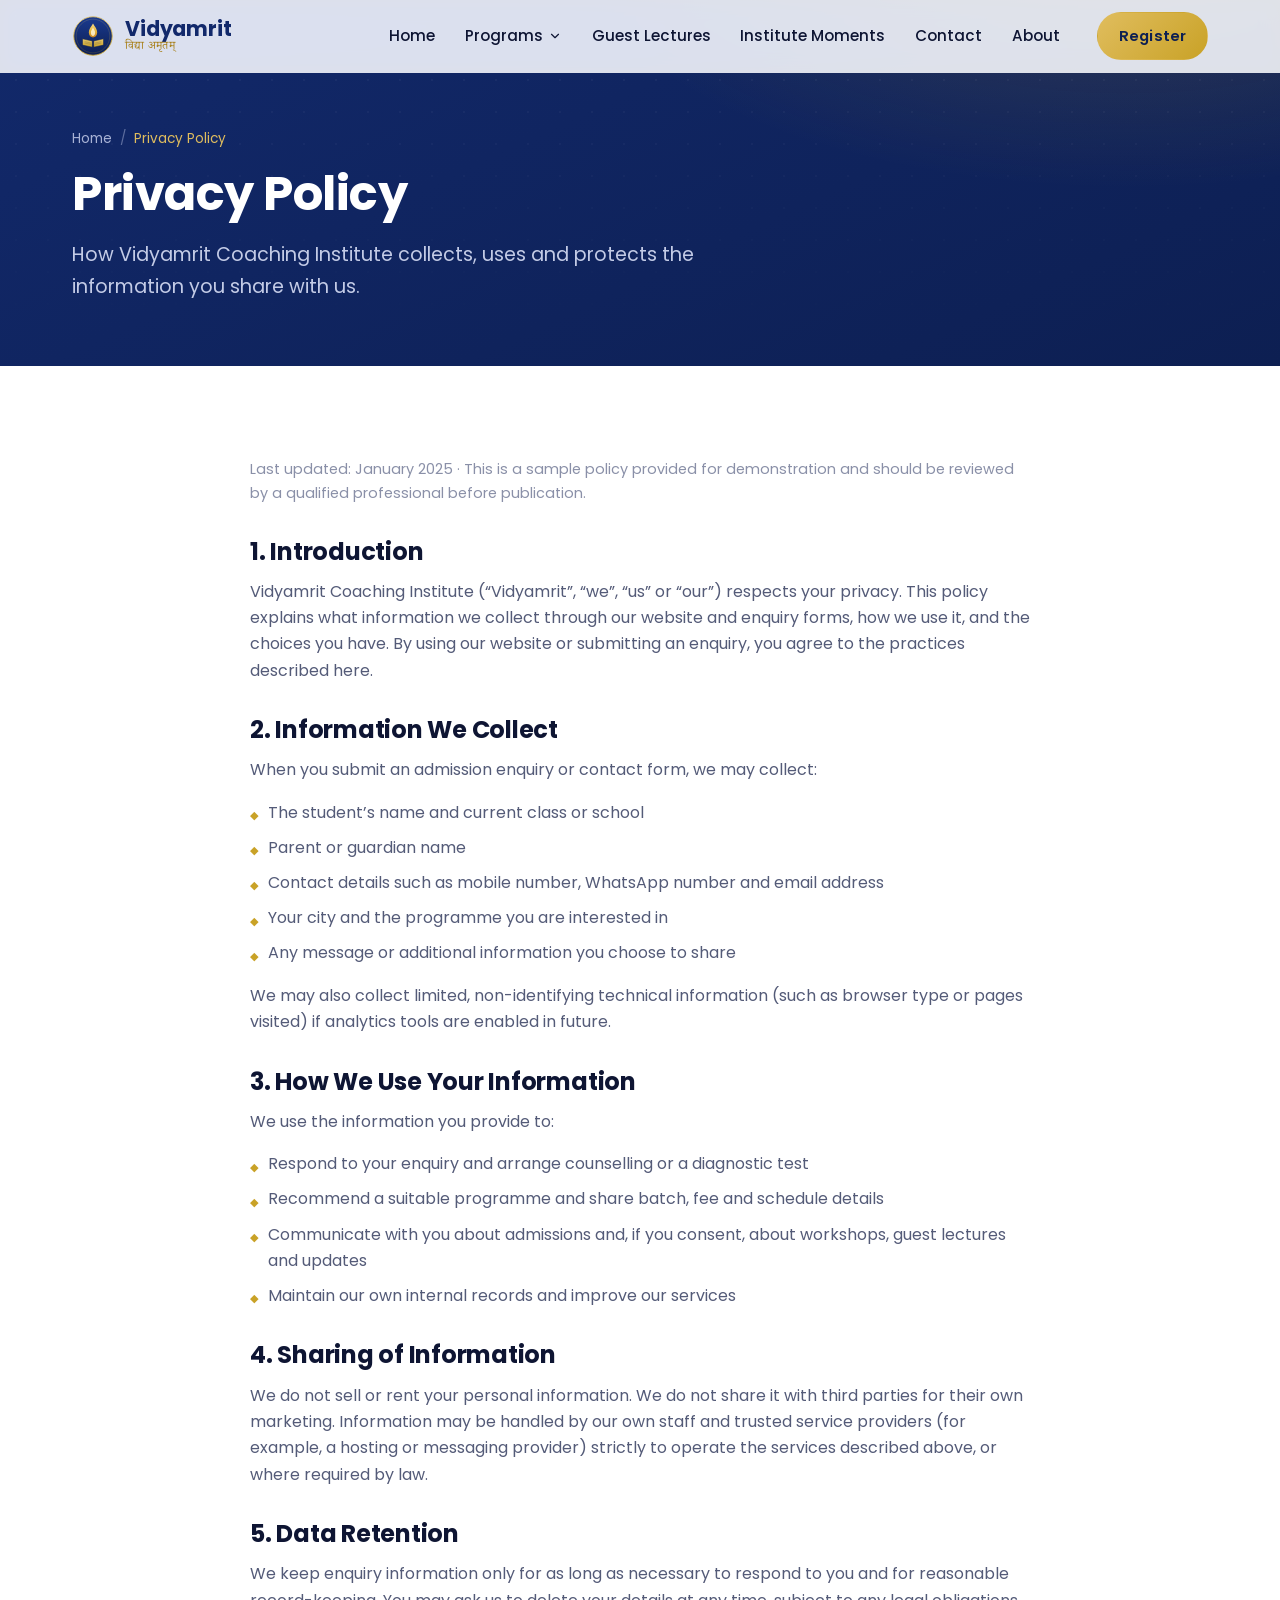
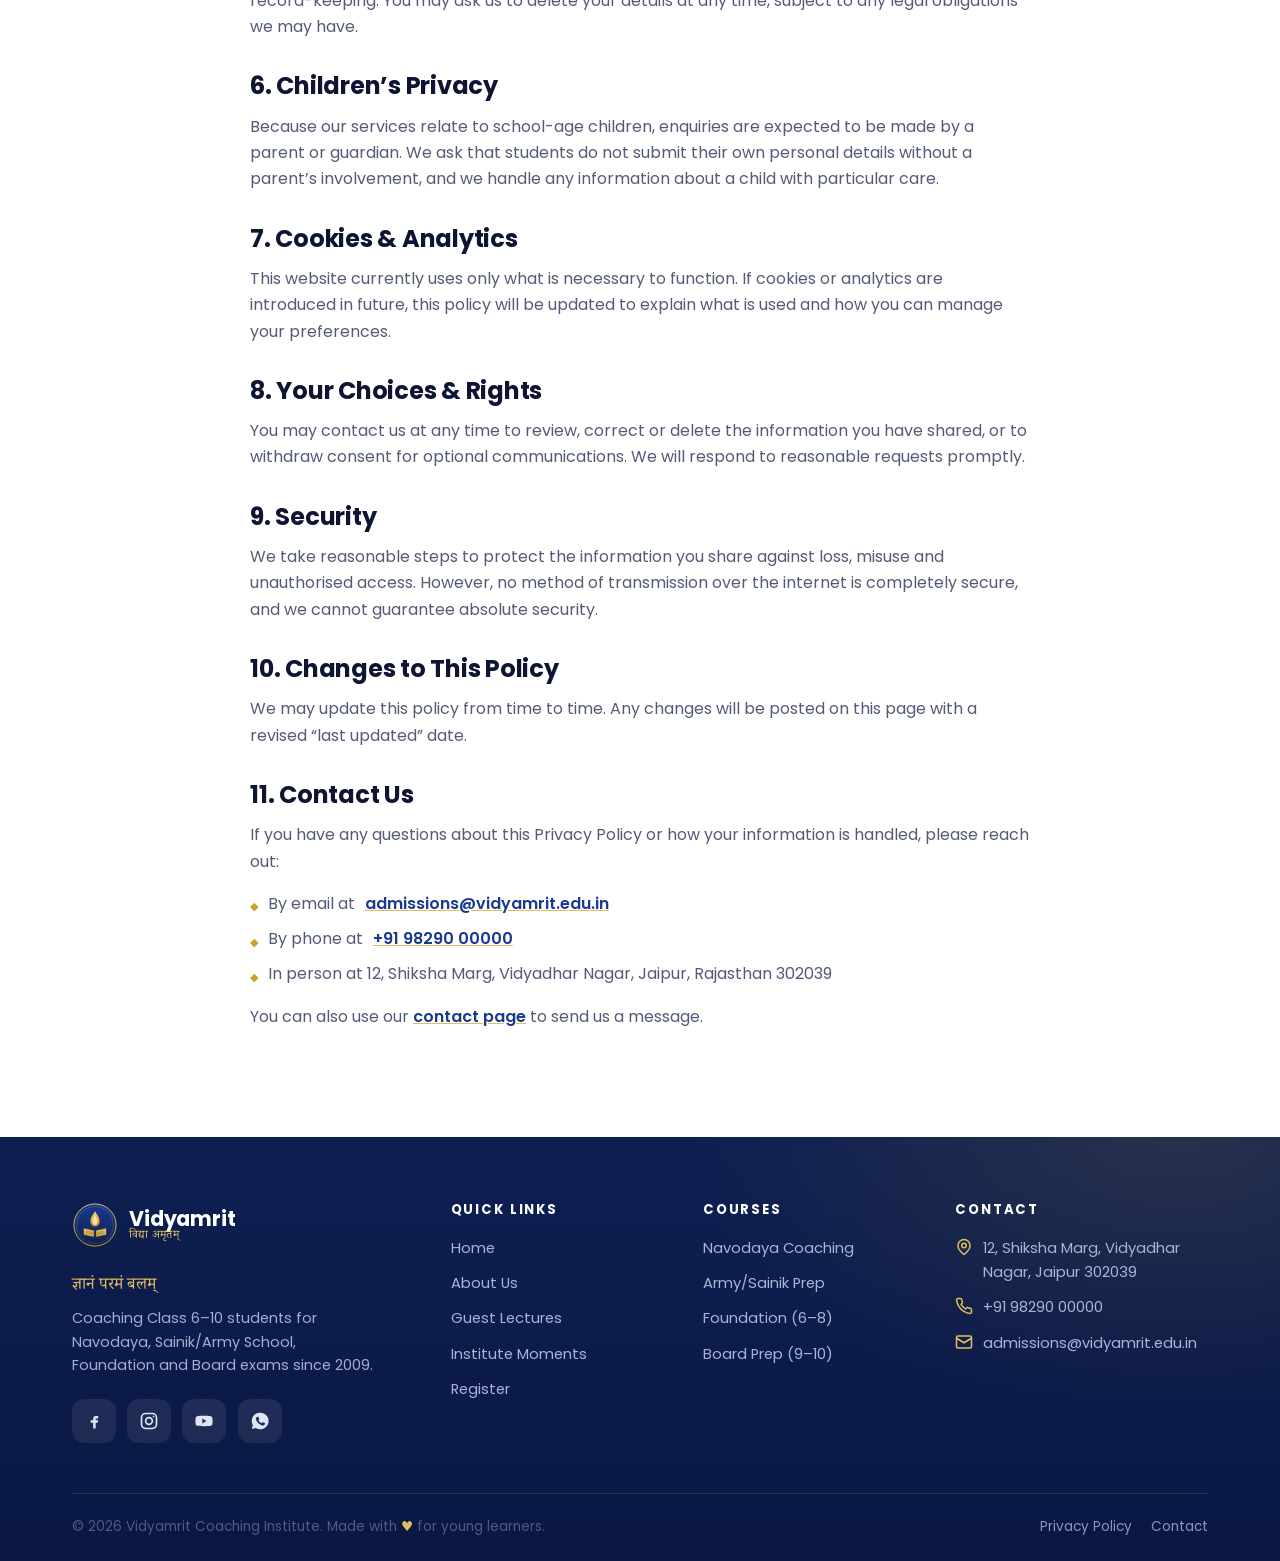
<file: pages/privacy.html>
<!DOCTYPE html>
<html lang="en">
<head>
  <meta charset="UTF-8" />
  <meta name="viewport" content="width=device-width, initial-scale=1.0" />
  <title>Privacy Policy | Vidyamrit Coaching Institute</title>
  <meta name="description" content="Privacy Policy of Vidyamrit Coaching Institute — how we collect, use, share and protect the information you provide through our website and enquiry forms." />
  <link rel="icon" type="image/svg+xml" href="../images/icons/favicon.svg" />
  <link rel="preconnect" href="https://fonts.googleapis.com" />
  <link rel="preconnect" href="https://fonts.gstatic.com" crossorigin />
  <link href="https://fonts.googleapis.com/css2?family=Poppins:wght@400;500;600;700&family=Noto+Serif+Devanagari:wght@500;600&display=swap" rel="stylesheet" />
  <link rel="stylesheet" href="../css/style.css" />
  <link rel="stylesheet" href="../css/navbar.css" />
  <link rel="stylesheet" href="../css/cards.css" />
  <link rel="stylesheet" href="../css/pages.css" />
  <link rel="stylesheet" href="../css/forms.css" />
  <link rel="stylesheet" href="../css/footer.css" />
  <link rel="stylesheet" href="../css/responsive.css" />
</head>
<body>
  <a class="skip-link" href="#main">Skip to main content</a>

  <!-- HEADER -->
  <header class="site-header" id="siteHeader">
    <div class="container">
      <nav class="nav" aria-label="Primary">
        <a class="brand" href="../index.html" aria-label="Vidyamrit — home">
          <img class="brand__mark" src="../images/logo.svg" alt="" width="42" height="42" />
          <span class="brand__text"><span class="brand__name">Vidyamrit</span><span class="brand__sub">विद्या अमृतम्</span></span>
        </a>
        <div class="nav-menu" id="navMenu">
          <ul class="nav-list">
            <li><a class="nav-link" href="../index.html">Home</a></li>
            <li class="has-dropdown">
              <button class="nav-link nav-link--drop" type="button" aria-haspopup="true" aria-expanded="false">Programs
                <svg viewBox="0 0 24 24" fill="none" stroke="currentColor" stroke-width="2" stroke-linecap="round" stroke-linejoin="round" aria-hidden="true"><path d="M6 9l6 6 6-6"/></svg>
              </button>
              <div class="dropdown" role="menu">
                <a href="navodaya.html" role="menuitem"><strong>Navodaya Vidyalaya</strong><small>Class 5 → 6 entrance (JNVST)</small></a>
                <a href="sainik.html" role="menuitem"><strong>Army &amp; Sainik School</strong><small>Entrance preparation</small></a>
                <a href="foundation.html" role="menuitem"><strong>Foundation Course</strong><small>Class 6–8</small></a>
                <a href="board.html" role="menuitem"><strong>Board Preparation</strong><small>Class 9–10</small></a>
              </div>
            </li>
            <li><a class="nav-link" href="guest-lectures.html">Guest Lectures</a></li>
            <li><a class="nav-link" href="institute-moments.html">Institute Moments</a></li>
            <li><a class="nav-link" href="contact.html">Contact</a></li>
            <li><a class="nav-link" href="about.html">About</a></li>
          </ul>
          <a class="btn btn--gold nav-cta" href="registration.html">Register</a>
        </div>
        <button class="nav-toggle" id="navToggle" type="button" aria-label="Open menu" aria-controls="navMenu" aria-expanded="false"><span></span><span></span><span></span></button>
      </nav>
    </div>
  </header>
  <div class="nav-backdrop" id="navBackdrop"></div>

  <main id="main">
    <!-- PAGE HERO -->
    <section class="page-hero">
      <div class="container">
        <nav class="breadcrumb" aria-label="Breadcrumb">
          <a href="../index.html">Home</a><span class="sep">/</span>
          <span aria-current="page">Privacy Policy</span>
        </nav>
        <h1>Privacy Policy</h1>
        <p class="page-hero__lead">How Vidyamrit Coaching Institute collects, uses and protects the information you share with us.</p>
      </div>
    </section>

    <!-- POLICY -->
    <section class="section">
      <div class="container">
        <div class="prose reveal">
          <p style="color:var(--muted);font-size:0.9rem;">Last updated: January 2025 · This is a sample policy provided for demonstration and should be reviewed by a qualified professional before publication.</p>

          <h2>1. Introduction</h2>
          <p>Vidyamrit Coaching Institute (&ldquo;Vidyamrit&rdquo;, &ldquo;we&rdquo;, &ldquo;us&rdquo; or &ldquo;our&rdquo;) respects your privacy. This policy explains what information we collect through our website and enquiry forms, how we use it, and the choices you have. By using our website or submitting an enquiry, you agree to the practices described here.</p>

          <h2>2. Information We Collect</h2>
          <p>When you submit an admission enquiry or contact form, we may collect:</p>
          <ul>
            <li>The student&rsquo;s name and current class or school</li>
            <li>Parent or guardian name</li>
            <li>Contact details such as mobile number, WhatsApp number and email address</li>
            <li>Your city and the programme you are interested in</li>
            <li>Any message or additional information you choose to share</li>
          </ul>
          <p>We may also collect limited, non-identifying technical information (such as browser type or pages visited) if analytics tools are enabled in future.</p>

          <h2>3. How We Use Your Information</h2>
          <p>We use the information you provide to:</p>
          <ul>
            <li>Respond to your enquiry and arrange counselling or a diagnostic test</li>
            <li>Recommend a suitable programme and share batch, fee and schedule details</li>
            <li>Communicate with you about admissions and, if you consent, about workshops, guest lectures and updates</li>
            <li>Maintain our own internal records and improve our services</li>
          </ul>

          <h2>4. Sharing of Information</h2>
          <p>We do not sell or rent your personal information. We do not share it with third parties for their own marketing. Information may be handled by our own staff and trusted service providers (for example, a hosting or messaging provider) strictly to operate the services described above, or where required by law.</p>

          <h2>5. Data Retention</h2>
          <p>We keep enquiry information only for as long as necessary to respond to you and for reasonable record-keeping. You may ask us to delete your details at any time, subject to any legal obligations we may have.</p>

          <h2>6. Children&rsquo;s Privacy</h2>
          <p>Because our services relate to school-age children, enquiries are expected to be made by a parent or guardian. We ask that students do not submit their own personal details without a parent&rsquo;s involvement, and we handle any information about a child with particular care.</p>

          <h2>7. Cookies &amp; Analytics</h2>
          <p>This website currently uses only what is necessary to function. If cookies or analytics are introduced in future, this policy will be updated to explain what is used and how you can manage your preferences.</p>

          <h2>8. Your Choices &amp; Rights</h2>
          <p>You may contact us at any time to review, correct or delete the information you have shared, or to withdraw consent for optional communications. We will respond to reasonable requests promptly.</p>

          <h2>9. Security</h2>
          <p>We take reasonable steps to protect the information you share against loss, misuse and unauthorised access. However, no method of transmission over the internet is completely secure, and we cannot guarantee absolute security.</p>

          <h2>10. Changes to This Policy</h2>
          <p>We may update this policy from time to time. Any changes will be posted on this page with a revised &ldquo;last updated&rdquo; date.</p>

          <h2>11. Contact Us</h2>
          <p>If you have any questions about this Privacy Policy or how your information is handled, please reach out:</p>
          <ul>
            <li>By email at <a href="mailto:admissions@vidyamrit.edu.in">admissions@vidyamrit.edu.in</a></li>
            <li>By phone at <a href="tel:+919829000000">+91 98290 00000</a></li>
            <li>In person at 12, Shiksha Marg, Vidyadhar Nagar, Jaipur, Rajasthan 302039</li>
          </ul>
          <p>You can also use our <a href="contact.html">contact page</a> to send us a message.</p>
        </div>
      </div>
    </section>
  </main>

  <!-- FOOTER -->
  <footer class="site-footer">
    <div class="container">
      <div class="footer__grid">
        <div class="footer__brand">
          <a class="brand" href="../index.html" aria-label="Vidyamrit — home">
            <img class="brand__mark" src="../images/logo.svg" alt="" width="46" height="46" />
            <span class="brand__text"><span class="brand__name">Vidyamrit</span><span class="brand__sub">विद्या अमृतम्</span></span>
          </a>
          <p class="footer__tag">ज्ञानं परमं बलम्</p>
          <p class="footer__about">Coaching Class 6–10 students for Navodaya, Sainik/Army School, Foundation and Board exams since 2009.</p>
          <div class="social-row">
            <a href="#" aria-label="Facebook"><svg viewBox="0 0 24 24" fill="currentColor" aria-hidden="true"><path d="M14 9h3V6h-3c-2 0-3 1.5-3 3.4V11H8v3h3v7h3v-7h2.5l.5-3H14V9.4c0-.3.2-.4.5-.4Z"/></svg></a>
            <a href="#" aria-label="Instagram"><svg viewBox="0 0 24 24" fill="none" stroke="currentColor" stroke-width="2"><rect x="3" y="3" width="18" height="18" rx="5"/><circle cx="12" cy="12" r="4"/><circle cx="17.5" cy="6.5" r="1" fill="currentColor" stroke="none"/></svg></a>
            <a href="#" aria-label="YouTube"><svg viewBox="0 0 24 24" fill="currentColor" aria-hidden="true"><path d="M22 8.2a3 3 0 0 0-2-2C18.2 5.7 12 5.7 12 5.7s-6.2 0-8 .5a3 3 0 0 0-2 2A31 31 0 0 0 1.7 12 31 31 0 0 0 2 15.8a3 3 0 0 0 2 2c1.8.5 8 .5 8 .5s6.2 0 8-.5a3 3 0 0 0 2-2c.3-1.2.3-3.8.3-3.8s0-2.6-.3-3.8ZM10 15V9l5 3Z"/></svg></a>
            <a href="https://wa.me/919829000000" aria-label="WhatsApp"><svg viewBox="0 0 24 24" fill="currentColor" aria-hidden="true"><path d="M12 2a10 10 0 0 0-8.6 15l-1.3 4.7 4.8-1.3A10 10 0 1 0 12 2Zm5.5 14.1c-.2.6-1.2 1.2-1.7 1.2-.4 0-1 .1-3.2-.9a11 11 0 0 1-4.4-4c-.3-.5-1-1.5-1-2.9 0-1.3.7-2 1-2.2a1 1 0 0 1 .8-.4h.6c.2 0 .5 0 .7.6l.8 2c.1.2.1.4 0 .5l-.4.6-.3.3c-.1.1-.3.3-.1.6a8 8 0 0 0 1.4 1.8 7 7 0 0 0 2 1.3c.3.1.5.1.6-.1l.7-.9c.2-.2.4-.2.6-.1l2 .9c.3.2.5.2.5.4.1.1.1.8-.2 1.4Z"/></svg></a>
          </div>
        </div>
        <div class="footer__col"><h4>Quick Links</h4><ul>
          <li><a href="../index.html">Home</a></li>
          <li><a href="about.html">About Us</a></li>
          <li><a href="guest-lectures.html">Guest Lectures</a></li>
          <li><a href="institute-moments.html">Institute Moments</a></li>
          <li><a href="registration.html">Register</a></li>
        </ul></div>
        <div class="footer__col"><h4>Courses</h4><ul>
          <li><a href="navodaya.html">Navodaya Coaching</a></li>
          <li><a href="sainik.html">Army/Sainik Prep</a></li>
          <li><a href="foundation.html">Foundation (6–8)</a></li>
          <li><a href="board.html">Board Prep (9–10)</a></li>
        </ul></div>
        <div class="footer__col"><h4>Contact</h4><ul>
          <li class="with-ico"><svg viewBox="0 0 24 24" fill="none" stroke="currentColor" stroke-width="2" stroke-linecap="round" stroke-linejoin="round"><path d="M20 10c0 6-8 12-8 12s-8-6-8-12a8 8 0 0 1 16 0Z"/><circle cx="12" cy="10" r="3"/></svg><span>12, Shiksha Marg, Vidyadhar Nagar, Jaipur 302039</span></li>
          <li class="with-ico"><svg viewBox="0 0 24 24" fill="none" stroke="currentColor" stroke-width="2" stroke-linecap="round" stroke-linejoin="round"><path d="M22 16.9v3a2 2 0 0 1-2.2 2 19.8 19.8 0 0 1-8.6-3 19.5 19.5 0 0 1-6-6 19.8 19.8 0 0 1-3-8.7A2 2 0 0 1 4.1 2h3a2 2 0 0 1 2 1.7c.1.9.4 1.8.7 2.7a2 2 0 0 1-.5 2.1L8.1 9.9a16 16 0 0 0 6 6l1.4-1.2a2 2 0 0 1 2.1-.4c.9.3 1.8.6 2.7.7a2 2 0 0 1 1.7 2Z"/></svg><a href="tel:+919829000000">+91 98290 00000</a></li>
          <li class="with-ico"><svg viewBox="0 0 24 24" fill="none" stroke="currentColor" stroke-width="2" stroke-linecap="round" stroke-linejoin="round"><rect x="2" y="4" width="20" height="16" rx="2"/><path d="m22 7-10 6L2 7"/></svg><a href="mailto:admissions@vidyamrit.edu.in">admissions@vidyamrit.edu.in</a></li>
        </ul></div>
      </div>
      <div class="footer__bar">
        <p>© <span id="year">2025</span> Vidyamrit Coaching Institute. Made with <span class="heart" aria-hidden="true">♥</span> for young learners.</p>
        <nav aria-label="Legal"><a href="privacy.html">Privacy Policy</a><a href="contact.html">Contact</a></nav>
      </div>
    </div>
  </footer>

  <script src="../js/script.js" defer></script>
  <script src="../js/animations.js" defer></script>
</body>
</html>
</file>
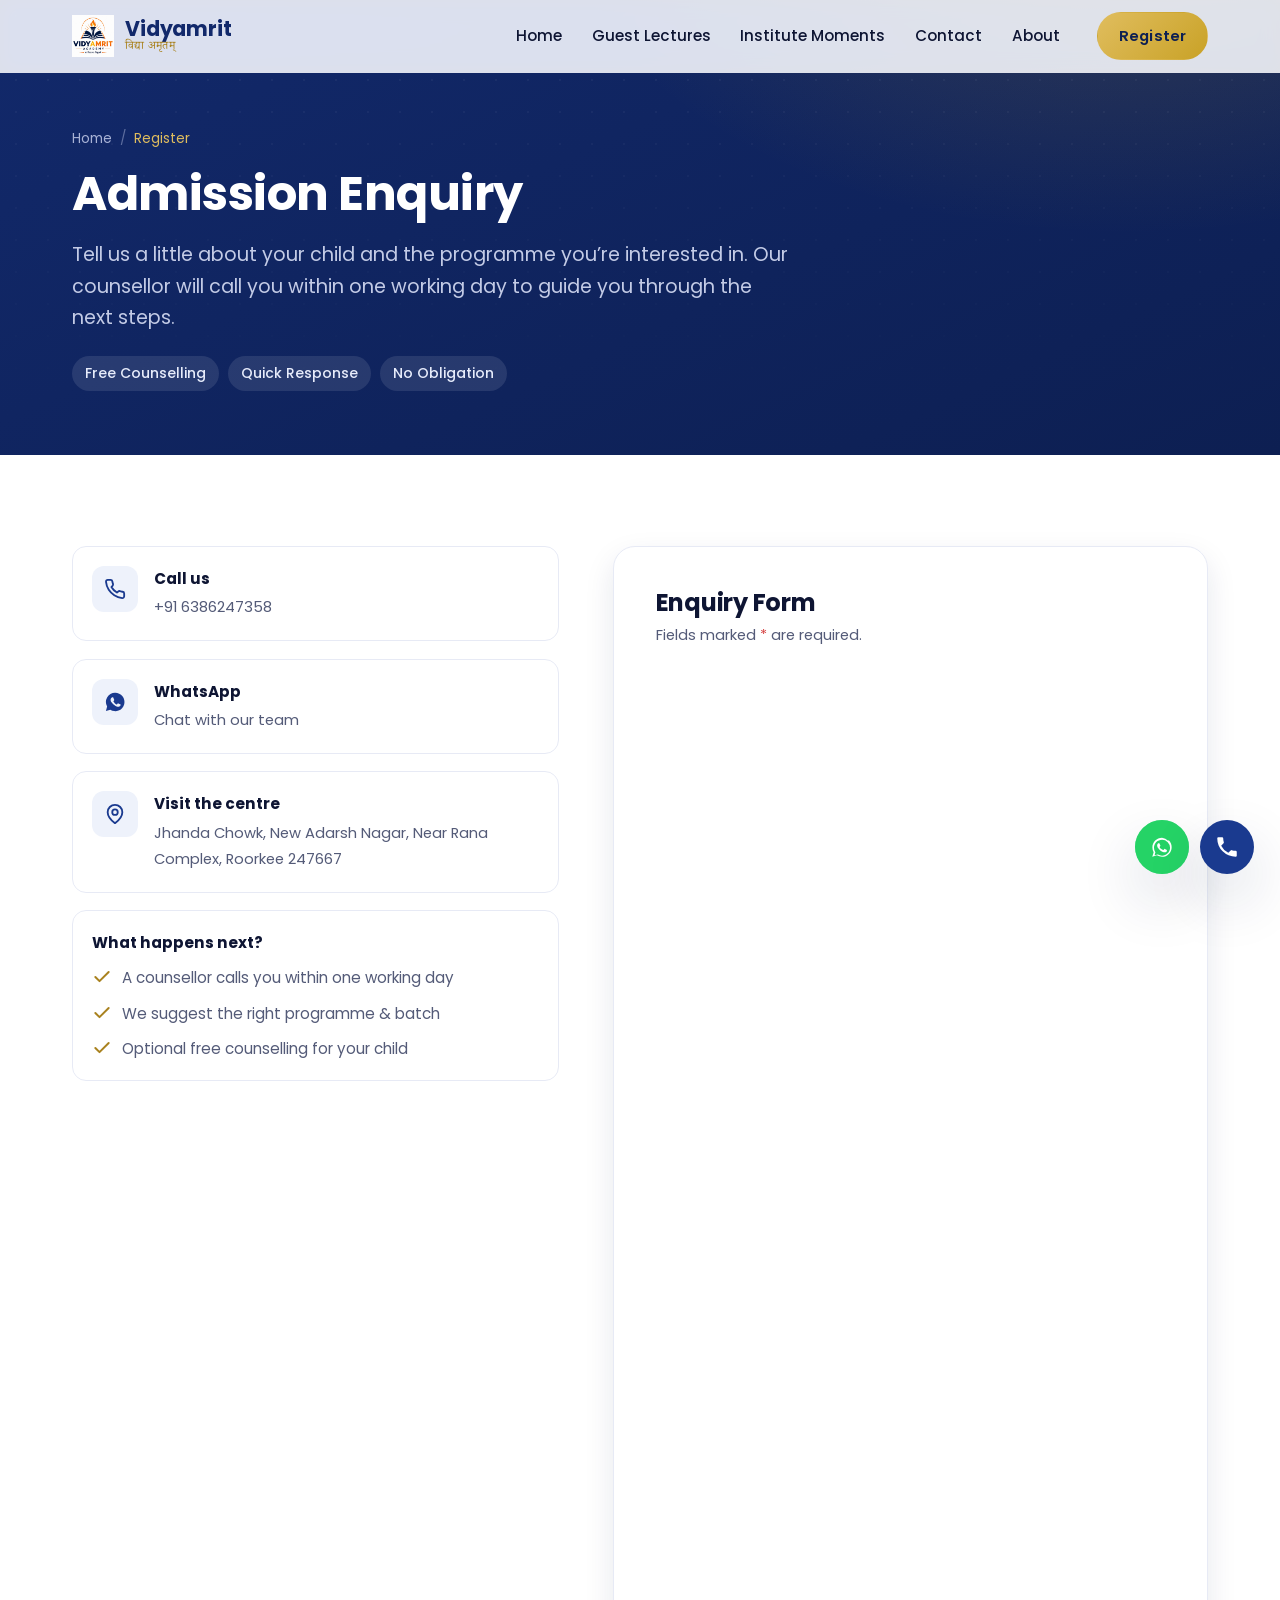
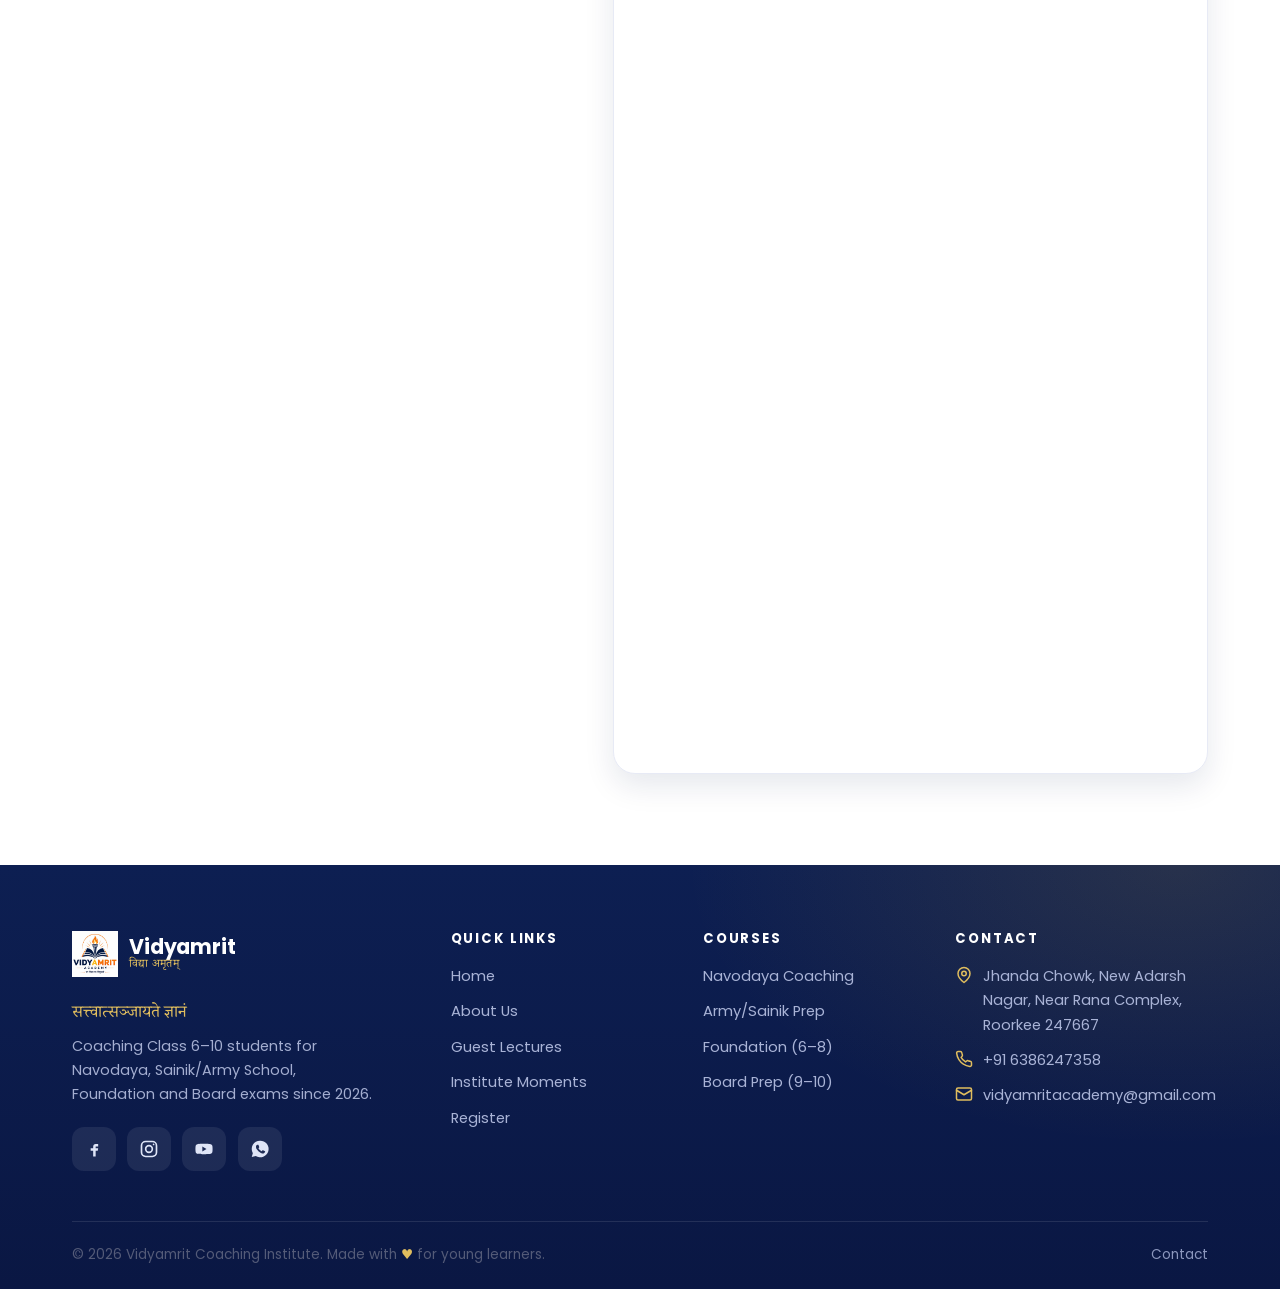
<file: pages/registration.html>
<!DOCTYPE html>
<html lang="en">
<head>
  <meta charset="UTF-8" />
  <meta name="viewport" content="width=device-width, initial-scale=1.0" />
  <title>Vidyamrit Coaching Institute | Navodaya, Sainik, Foundation & Board Coaching, Coaching by IITians</title>
  <meta name="description" content="Register for Navodaya, Army/Sainik School, 6th - 10th at Vidyamrit Academy. Fill our quick admission enquiry form and our counsellor will call you within one working day." />
  <meta name="keywords"
content="coaching institute Roorkee, class 6 coaching, class 7 coaching, class 8 coaching, class 9 coaching, class 10 coaching, Vidyamrit Academy, Navodaya, Sainik School, Army School, IITian Coaching">
<link rel="canonical" href="https://vidyamritacademy.in/">
 <!-- ---- Social preview ---- -->
  <meta property="og:type" content="website" />
  <meta property="og:title" content="Registrations Vidyamrit Academy" />
  <meta property="og:description" content="Register for Class 6 to 10." />
  <meta property="og:image" content="../images/logo.jpeg" />
  <link rel="icon" type="image/svg+xml" href="../images/logo.jpeg" />
  <link rel="preconnect" href="https://fonts.googleapis.com" />
  <link rel="preconnect" href="https://fonts.gstatic.com" crossorigin />
  <link href="https://fonts.googleapis.com/css2?family=Poppins:wght@400;500;600;700&family=Noto+Serif+Devanagari:wght@500;600&display=swap" rel="stylesheet" />
  <link rel="stylesheet" href="../css/style.css" />
  <link rel="stylesheet" href="../css/navbar.css" />
  <link rel="stylesheet" href="../css/cards.css" />
  <link rel="stylesheet" href="../css/pages.css" />
  <link rel="stylesheet" href="../css/forms.css" />
  <link rel="stylesheet" href="../css/footer.css" />
  <link rel="stylesheet" href="../css/responsive.css" />
  <link rel="stylesheet" href="../css/floating-contact.css">
  <!-- Google tag (gtag.js) -->
<script async src="https://www.googletagmanager.com/gtag/js?id=G-0BFDSYG2CJ"></script>
<script>
  window.dataLayer = window.dataLayer || [];
  function gtag(){dataLayer.push(arguments);}
  gtag('js', new Date());

  gtag('config', 'G-0BFDSYG2CJ');
</script>
</head>
<body>
  <a class="skip-link" href="#main">Skip to main content</a>

  <!-- HEADER -->
  <header class="site-header" id="siteHeader">
    <div class="container">
      <nav class="nav" aria-label="Primary">
        <a class="brand" href="../index.html" aria-label="Vidyamrit — home">
          <img class="brand__mark" src="../images/logo.jpeg" alt="" width="42" height="42" />
          <span class="brand__text"><span class="brand__name">Vidyamrit</span><span class="brand__sub">विद्या अमृतम्</span></span>
        </a>
        <div class="nav-menu" id="navMenu">
          <ul class="nav-list">
            <li><a class="nav-link" href="../index.html">Home</a></li>
            <li><a class="nav-link" href="guest-lectures.html">Guest Lectures</a></li>
            <li><a class="nav-link" href="institute-moments.html">Institute Moments</a></li>
            <li><a class="nav-link" href="contact.html">Contact</a></li>
            <li><a class="nav-link" href="about.html">About</a></li>
          </ul>
          <a class="btn btn--gold nav-cta" href="registration.html">Register</a>
        </div>
        <button class="nav-toggle" id="navToggle" type="button" aria-label="Open menu" aria-controls="navMenu" aria-expanded="false"><span></span><span></span><span></span></button>
      </nav>
    </div>
  </header>
  <div class="nav-backdrop" id="navBackdrop"></div>

  <main id="main">
    <!-- PAGE HERO -->
    <section class="page-hero">
      <div class="container">
        <nav class="breadcrumb" aria-label="Breadcrumb">
          <a href="../index.html">Home</a><span class="sep">/</span>
          <span aria-current="page">Register</span>
        </nav>
        <h1>Admission Enquiry</h1>
        <p class="page-hero__lead">Tell us a little about your child and the programme you&rsquo;re interested in. Our counsellor will call you within one working day to guide you through the next steps.</p>
        <div class="page-hero__chips">
          <span class="chip">Free Counselling</span>
          <span class="chip">Quick Response</span>
          <span class="chip">No Obligation</span>
        </div>
      </div>
    </section>

    <!-- FORM -->
    <section class="section">
      <div class="container contact-grid">
        <!-- Supporting info -->
        <aside class="contact-info reveal">
          <div class="contact-item">
            <span class="ico" aria-hidden="true"><svg viewBox="0 0 24 24" fill="none" stroke="currentColor" stroke-width="2" stroke-linecap="round" stroke-linejoin="round"><path d="M22 16.9v3a2 2 0 0 1-2.2 2 19.8 19.8 0 0 1-8.6-3 19.5 19.5 0 0 1-6-6 19.8 19.8 0 0 1-3-8.7A2 2 0 0 1 4.1 2h3a2 2 0 0 1 2 1.7c.1.9.4 1.8.7 2.7a2 2 0 0 1-.5 2.1L8.1 9.9a16 16 0 0 0 6 6l1.4-1.2a2 2 0 0 1 2.1-.4c.9.3 1.8.6 2.7.7a2 2 0 0 1 1.7 2Z"/></svg></span>
            <div><b>Call us</b><a href="tel:+916386247358">+91 6386247358</a></div>
          </div>
          <div class="contact-item">
            <span class="ico" aria-hidden="true"><svg viewBox="0 0 24 24" fill="currentColor" aria-hidden="true"><path d="M12 2a10 10 0 0 0-8.6 15l-1.3 4.7 4.8-1.3A10 10 0 1 0 12 2Zm5.5 14.1c-.2.6-1.2 1.2-1.7 1.2-.4 0-1 .1-3.2-.9a11 11 0 0 1-4.4-4c-.3-.5-1-1.5-1-2.9 0-1.3.7-2 1-2.2a1 1 0 0 1 .8-.4h.6c.2 0 .5 0 .7.6l.8 2c.1.2.1.4 0 .5l-.4.6-.3.3c-.1.1-.3.3-.1.6a8 8 0 0 0 1.4 1.8 7 7 0 0 0 2 1.3c.3.1.5.1.6-.1l.7-.9c.2-.2.4-.2.6-.1l2 .9c.3.2.5.2.5.4.1.1.1.8-.2 1.4Z"/></svg></span>
            <div><b>WhatsApp</b><a href="https://wa.me/916386247358">Chat with our team</a></div>
          </div>
          <div class="contact-item">
            <span class="ico" aria-hidden="true"><svg viewBox="0 0 24 24" fill="none" stroke="currentColor" stroke-width="2" stroke-linecap="round" stroke-linejoin="round"><path d="M20 10c0 6-8 12-8 12s-8-6-8-12a8 8 0 0 1 16 0Z"/><circle cx="12" cy="10" r="3"/></svg></span>
            <div><b>Visit the centre</b><span>Jhanda Chowk, New Adarsh Nagar, Near Rana Complex, Roorkee 247667</span></div>
          </div>
          <div class="contact-item" style="display:block;">
            <b style="display:block;color:var(--ink);font-size:0.95rem;margin-bottom:0.6rem;">What happens next?</b>
            <ul class="ticks">
              <li><svg viewBox="0 0 24 24" fill="none" stroke="currentColor" stroke-width="2.4" stroke-linecap="round" stroke-linejoin="round"><path d="M20 6 9 17l-5-5"/></svg> A counsellor calls you within one working day</li>
              <li><svg viewBox="0 0 24 24" fill="none" stroke="currentColor" stroke-width="2.4" stroke-linecap="round" stroke-linejoin="round"><path d="M20 6 9 17l-5-5"/></svg> We suggest the right programme &amp; batch</li>
              <li><svg viewBox="0 0 24 24" fill="none" stroke="currentColor" stroke-width="2.4" stroke-linecap="round" stroke-linejoin="round"><path d="M20 6 9 17l-5-5"/></svg> Optional free counselling for your child</li>
            </ul>
          </div>
        </aside>

        <!-- Enquiry form -->
        <div class="form-card reveal from-right">
          <div class="form-card__head">
            <h2>Enquiry Form</h2>
            <p>Fields marked <span style="color:#d64545;">*</span> are required.</p>
          </div>
          <div class="google-form-container">
    <iframe
        src="https://docs.google.com/forms/d/e/1FAIpQLSdn5xh93nTVFb0V9faKnBRrVLtJHf5po0DsvVj2WEIqGGGtcw/viewform?embedded=true"
        width="100%"
        height="1650"
        frameborder="0"
        marginheight="0"
        marginwidth="0"
        loading="lazy">
        Loading…
    </iframe>
</div>
        </div>
      </div>
    </section>
  </main>

  <!-- FOOTER -->
   <footer class="site-footer">
    <div class="container">
      <div class="footer__grid">
        <div class="footer__brand">
          <a class="brand" href="index.html" aria-label="Vidyamrit — home">
            <img class="brand__mark" src="../images/logo.jpeg" alt="" width="46" height="46" />
            <span class="brand__text">
              <span class="brand__name">Vidyamrit</span>
              <span class="brand__sub">विद्या अमृतम्</span>
            </span>
          </a>
          <p class="footer__tag">सत्त्वात्सञ्जायते ज्ञानं</p>
          <p class="footer__about">Coaching Class 6–10 students for Navodaya, Sainik/Army School, Foundation and Board exams since 2026.</p>
          <div class="social-row">
            <a href="#" aria-label="Facebook"><svg viewBox="0 0 24 24" fill="currentColor" aria-hidden="true"><path d="M14 9h3V6h-3c-2 0-3 1.5-3 3.4V11H8v3h3v7h3v-7h2.5l.5-3H14V9.4c0-.3.2-.4.5-.4Z"/></svg></a>
            <a href="#" aria-label="Instagram"><svg viewBox="0 0 24 24" fill="none" stroke="currentColor" stroke-width="2"><rect x="3" y="3" width="18" height="18" rx="5"/><circle cx="12" cy="12" r="4"/><circle cx="17.5" cy="6.5" r="1" fill="currentColor" stroke="none"/></svg></a>
            <a href="#" aria-label="YouTube"><svg viewBox="0 0 24 24" fill="currentColor" aria-hidden="true"><path d="M22 8.2a3 3 0 0 0-2-2C18.2 5.7 12 5.7 12 5.7s-6.2 0-8 .5a3 3 0 0 0-2 2A31 31 0 0 0 1.7 12 31 31 0 0 0 2 15.8a3 3 0 0 0 2 2c1.8.5 8 .5 8 .5s6.2 0 8-.5a3 3 0 0 0 2-2c.3-1.2.3-3.8.3-3.8s0-2.6-.3-3.8ZM10 15V9l5 3Z"/></svg></a>
            <a href="https://wa.me/916386247358" aria-label="WhatsApp"><svg viewBox="0 0 24 24" fill="currentColor" aria-hidden="true"><path d="M12 2a10 10 0 0 0-8.6 15l-1.3 4.7 4.8-1.3A10 10 0 1 0 12 2Zm5.5 14.1c-.2.6-1.2 1.2-1.7 1.2-.4 0-1 .1-3.2-.9a11 11 0 0 1-4.4-4c-.3-.5-1-1.5-1-2.9 0-1.3.7-2 1-2.2a1 1 0 0 1 .8-.4h.6c.2 0 .5 0 .7.6l.8 2c.1.2.1.4 0 .5l-.4.6-.3.3c-.1.1-.3.3-.1.6a8 8 0 0 0 1.4 1.8 7 7 0 0 0 2 1.3c.3.1.5.1.6-.1l.7-.9c.2-.2.4-.2.6-.1l2 .9c.3.2.5.2.5.4.1.1.1.8-.2 1.4Z"/></svg></a>
          </div>
        </div>

        <div class="footer__col">
          <h4>Quick Links</h4>
          <ul>
            <li><a href="../index.html">Home</a></li>
            <li><a href="about.html">About Us</a></li>
            <li><a href="guest-lectures.html">Guest Lectures</a></li>
            <li><a href="institute-moments.html">Institute Moments</a></li>
            <li><a href="registration.html">Register</a></li>
          </ul>
        </div>

        <div class="footer__col">
          <h4>Courses</h4>
          <ul>
            <li><a href="registration.html">Navodaya Coaching</a></li>
            <li><a href="registration.html">Army/Sainik Prep</a></li>
            <li><a href="registration.html">Foundation (6–8)</a></li>
            <li><a href="registration.html">Board Prep (9–10)</a></li>
          </ul>
        </div>

        <div class="footer__col">
          <h4>Contact</h4>
          <ul>
            <li class="with-ico"><svg viewBox="0 0 24 24" fill="none" stroke="currentColor" stroke-width="2" stroke-linecap="round" stroke-linejoin="round"><path d="M20 10c0 6-8 12-8 12s-8-6-8-12a8 8 0 0 1 16 0Z"/><circle cx="12" cy="10" r="3"/></svg><span>Jhanda Chowk, New Adarsh Nagar, Near Rana Complex, Roorkee 247667</span></li>
            <li class="with-ico"><svg viewBox="0 0 24 24" fill="none" stroke="currentColor" stroke-width="2" stroke-linecap="round" stroke-linejoin="round"><path d="M22 16.9v3a2 2 0 0 1-2.2 2 19.8 19.8 0 0 1-8.6-3 19.5 19.5 0 0 1-6-6 19.8 19.8 0 0 1-3-8.7A2 2 0 0 1 4.1 2h3a2 2 0 0 1 2 1.7c.1.9.4 1.8.7 2.7a2 2 0 0 1-.5 2.1L8.1 9.9a16 16 0 0 0 6 6l1.4-1.2a2 2 0 0 1 2.1-.4c.9.3 1.8.6 2.7.7a2 2 0 0 1 1.7 2Z"/></svg><a href="tel:+916386247358">+91 6386247358</a></li>
            <li class="with-ico"><svg viewBox="0 0 24 24" fill="none" stroke="currentColor" stroke-width="2" stroke-linecap="round" stroke-linejoin="round"><rect x="2" y="4" width="20" height="16" rx="2"/><path d="m22 7-10 6L2 7"/></svg><a href="mailto:vidyamritacademy@gmail.com">vidyamritacademy@gmail.com</a></li>
          </ul>
        </div>
      </div>

      <div class="footer__bar">
        <p>© <span id="year">2025</span> Vidyamrit Coaching Institute. Made with <span class="heart" aria-hidden="true">♥</span> for young learners.</p>
        <nav aria-label="Legal">
          <a href="contact.html">Contact</a>
        </nav>
      </div>
    </div>
  </footer>

  <script src="../js/script.js" defer></script>
  <script src="../js/animations.js" defer></script>
  <script src="../js/form.js" defer></script>
  <div class="floating-contact">
  <a class="floating-contact__btn floating-contact__btn--whatsapp"
     href="https://wa.me/916386247358"
     target="_blank" rel="noopener"
     aria-label="Chat on WhatsApp">
    <svg viewBox="0 0 24 24" fill="currentColor" xmlns="http://www.w3.org/2000/svg">
      <path d="M17.6 6.32A8.86 8.86 0 0 0 12.02 3.5c-4.9 0-8.9 4-8.9 8.9 0 1.57.4 3.1 1.18 4.45L3 21l4.28-1.28a8.86 8.86 0 0 0 4.74 1.36h.01c4.9 0 8.9-4 8.9-8.9 0-2.38-.93-4.62-2.63-6.3zm-5.58 13.7h-.01a7.4 7.4 0 0 1-3.77-1.03l-.27-.16-2.8.84.75-2.73-.18-.28a7.4 7.4 0 0 1-1.13-3.94c0-4.08 3.33-7.4 7.42-7.4a7.36 7.36 0 0 1 5.24 2.18 7.35 7.35 0 0 1 2.17 5.23c0 4.08-3.33 7.29-7.42 7.29zm4.06-5.54c-.22-.11-1.31-.65-1.51-.72-.2-.07-.35-.11-.5.11-.15.22-.57.72-.7.87-.13.15-.26.16-.48.06-.22-.11-.94-.35-1.79-1.11-.66-.59-1.11-1.32-1.24-1.54-.13-.22-.01-.34.1-.45.1-.1.22-.26.33-.39.11-.13.15-.22.22-.37.07-.15.04-.28-.02-.39-.06-.11-.5-1.21-.69-1.66-.18-.43-.37-.37-.5-.38h-.43c-.15 0-.39.06-.59.28-.2.22-.78.76-.78 1.86 0 1.1.8 2.16.91 2.31.11.15 1.58 2.41 3.82 3.38.53.23.95.37 1.27.47.53.17 1.02.15 1.4.09.43-.06 1.31-.53 1.49-1.05.18-.51.18-.95.13-1.05-.05-.1-.2-.16-.42-.27z"/>
    </svg>
  </a>

  <a class="floating-contact__btn floating-contact__btn--call"
     href="tel:+916386247358"
     aria-label="Call us">
    <svg viewBox="0 0 24 24" fill="currentColor" xmlns="http://www.w3.org/2000/svg">
      <path d="M6.62 10.79a15.05 15.05 0 0 0 6.59 6.59l2.2-2.2a1 1 0 0 1 1.02-.24 11.36 11.36 0 0 0 3.57.57 1 1 0 0 1 1 1V20a1 1 0 0 1-1 1A17 17 0 0 1 3 4a1 1 0 0 1 1-1h3.5a1 1 0 0 1 1 1 11.36 11.36 0 0 0 .57 3.57 1 1 0 0 1-.25 1.02l-2.2 2.2z"/>
    </svg>
  </a>
</div>
</body>
</html>
</file>
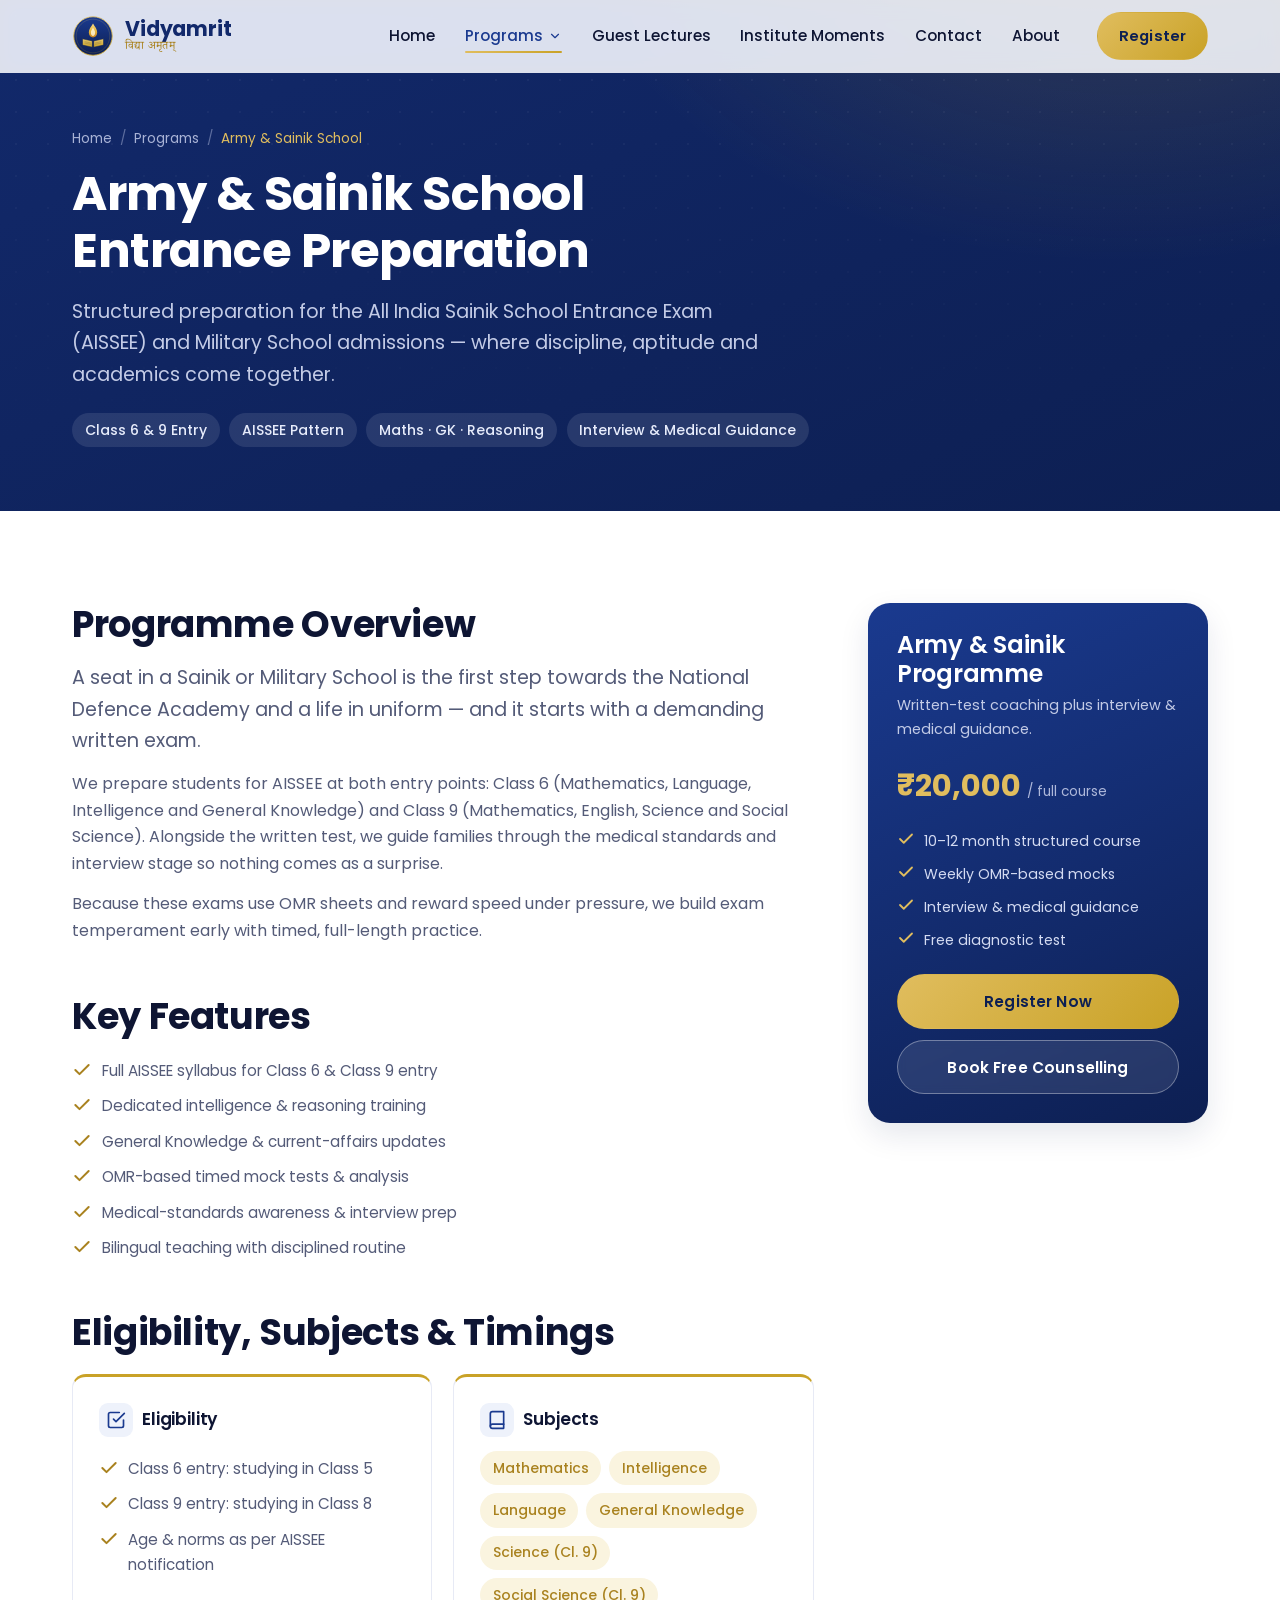
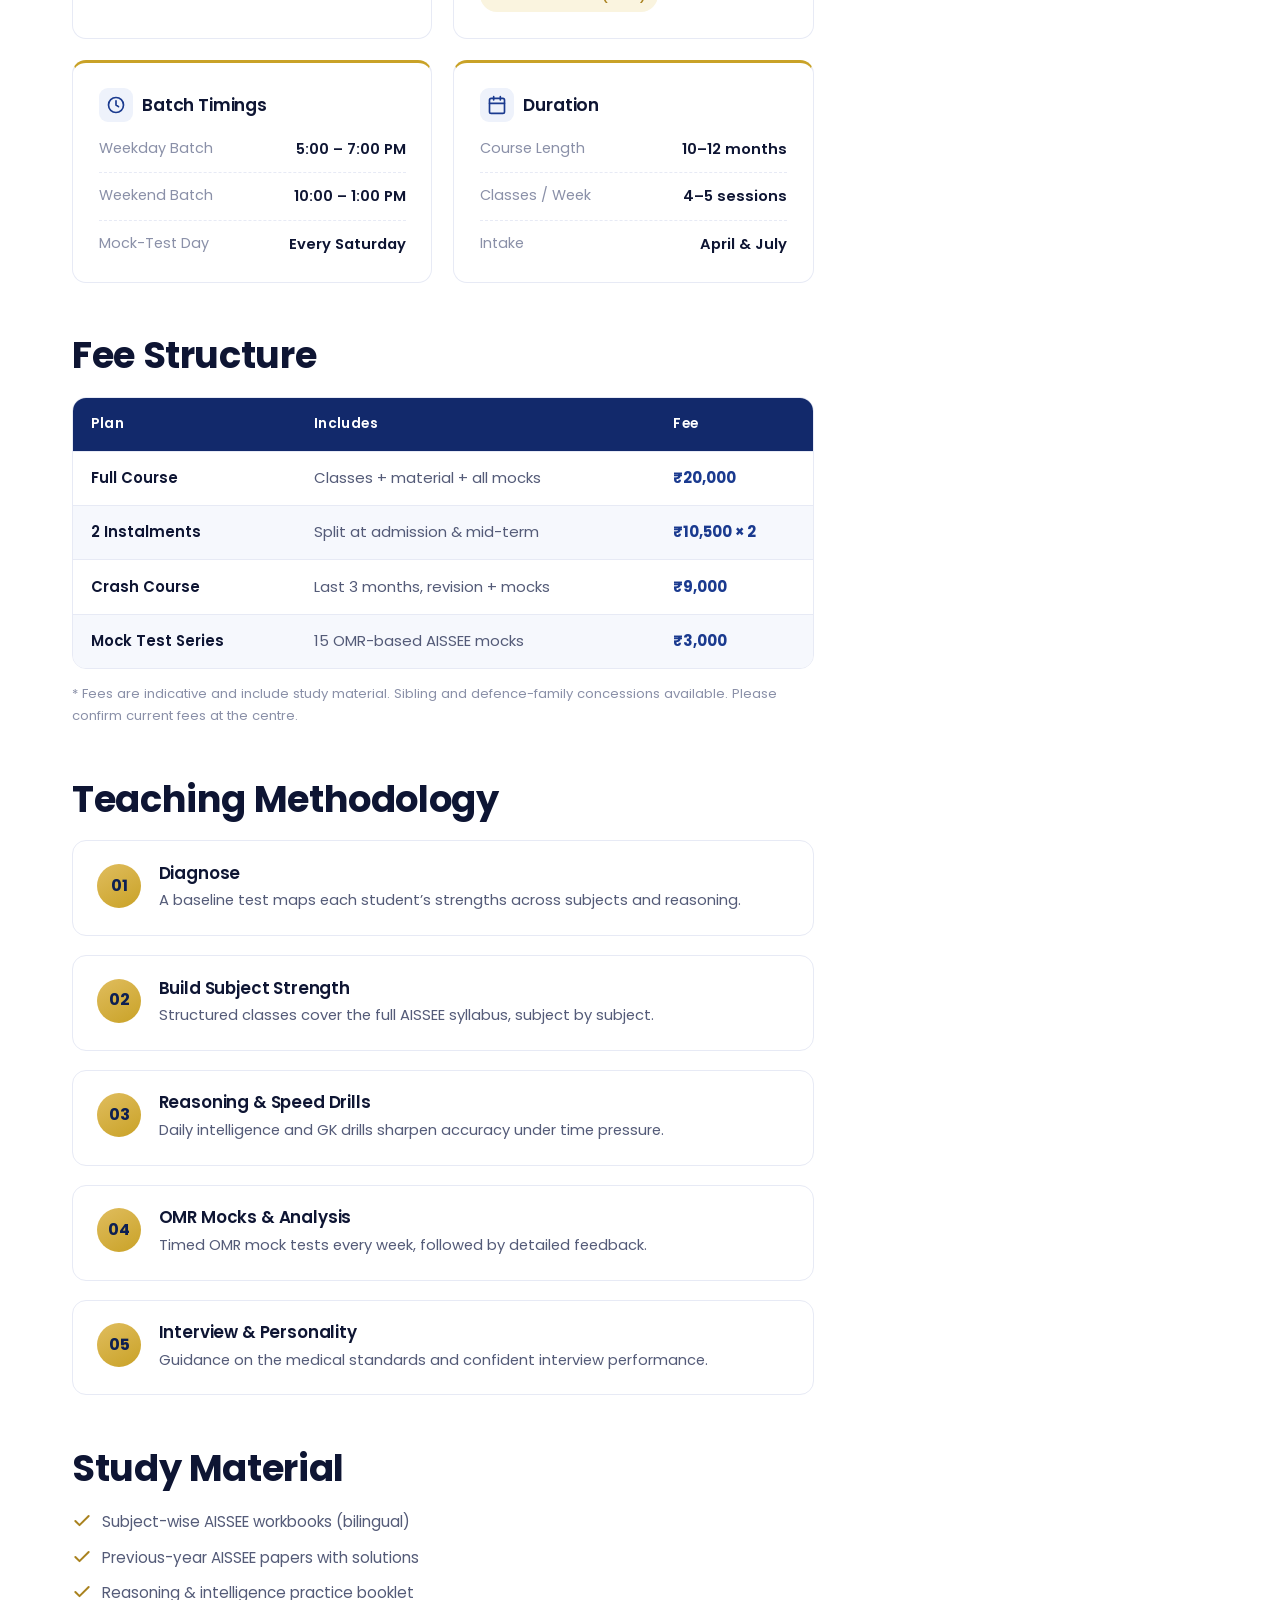
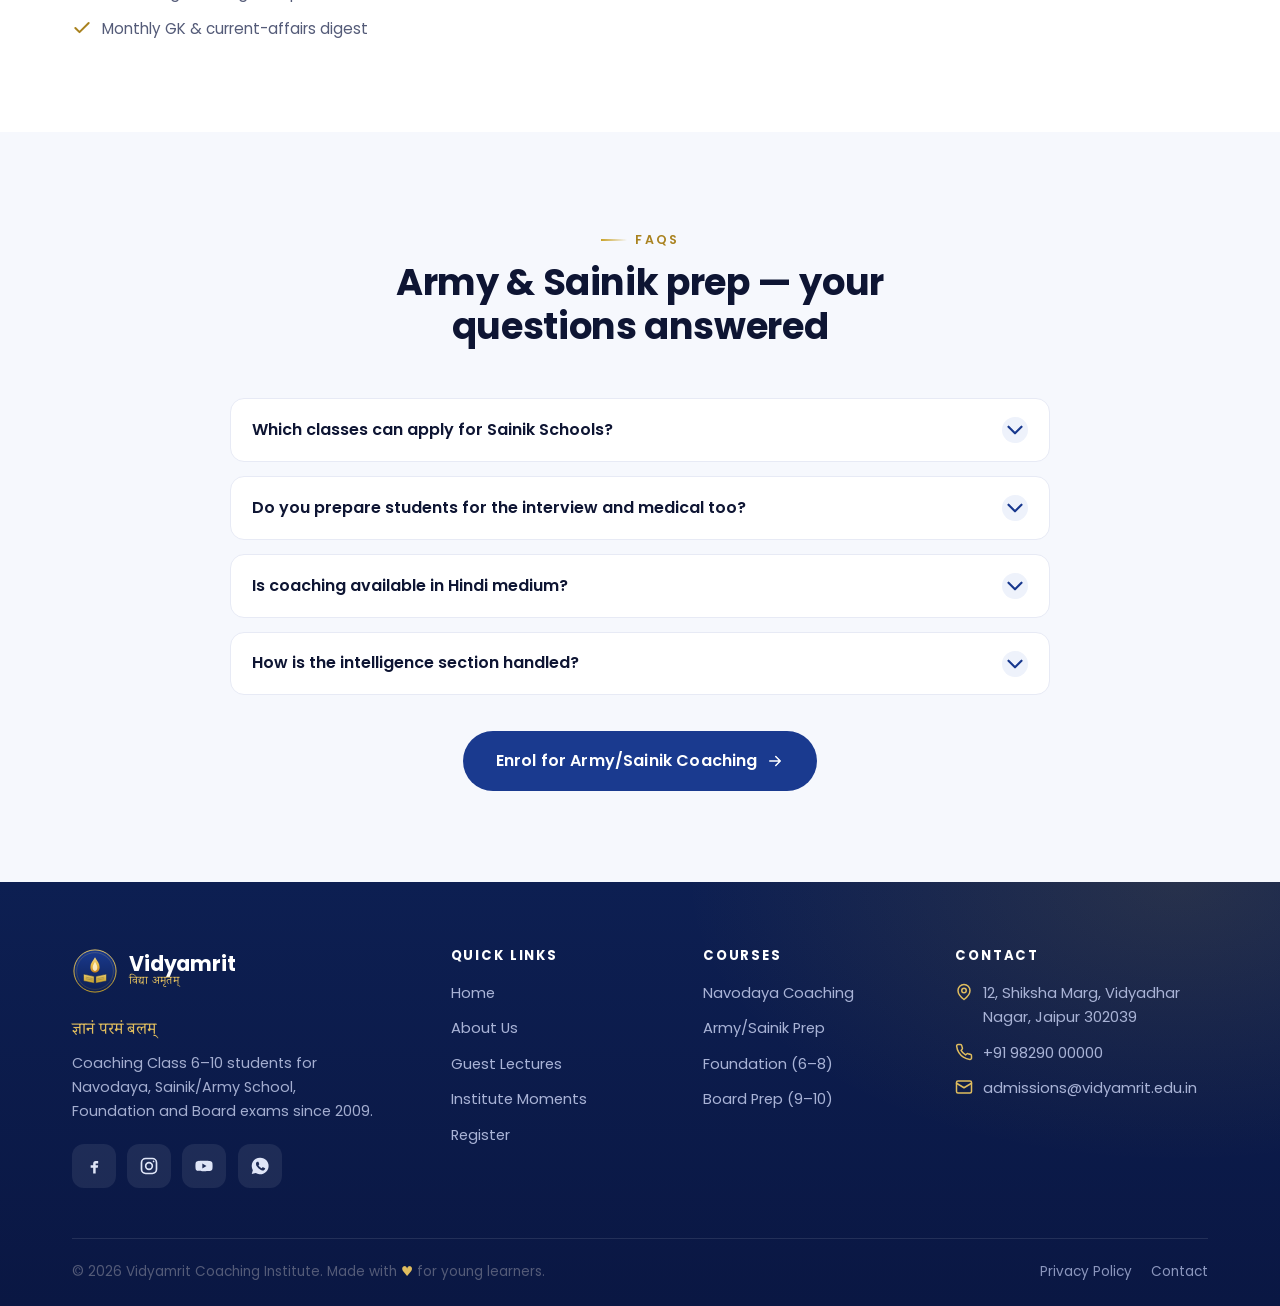
<file: pages/sainik.html>
<!DOCTYPE html>
<html lang="en">
<head>
  <meta charset="UTF-8" />
  <meta name="viewport" content="width=device-width, initial-scale=1.0" />
  <title>Army &amp; Sainik School Entrance Coaching (AISSEE) | Vidyamrit Coaching Institute</title>
  <meta name="description" content="Coaching for the All India Sainik School Entrance Exam (AISSEE) and Military School admissions — Maths, Intelligence, Language and GK, with OMR mock tests and interview guidance." />
  <link rel="icon" type="image/svg+xml" href="../images/icons/favicon.svg" />
  <link rel="preconnect" href="https://fonts.googleapis.com" />
  <link rel="preconnect" href="https://fonts.gstatic.com" crossorigin />
  <link href="https://fonts.googleapis.com/css2?family=Poppins:wght@400;500;600;700&family=Noto+Serif+Devanagari:wght@500;600&display=swap" rel="stylesheet" />
  <link rel="stylesheet" href="../css/style.css" />
  <link rel="stylesheet" href="../css/navbar.css" />
  <link rel="stylesheet" href="../css/cards.css" />
  <link rel="stylesheet" href="../css/pages.css" />
  <link rel="stylesheet" href="../css/forms.css" />
  <link rel="stylesheet" href="../css/footer.css" />
  <link rel="stylesheet" href="../css/responsive.css" />
</head>
<body>
  <a class="skip-link" href="#main">Skip to main content</a>

  <!-- HEADER -->
  <header class="site-header" id="siteHeader">
    <div class="container">
      <nav class="nav" aria-label="Primary">
        <a class="brand" href="../index.html" aria-label="Vidyamrit — home">
          <img class="brand__mark" src="../images/logo.svg" alt="" width="42" height="42" />
          <span class="brand__text"><span class="brand__name">Vidyamrit</span><span class="brand__sub">विद्या अमृतम्</span></span>
        </a>
        <div class="nav-menu" id="navMenu">
          <ul class="nav-list">
            <li><a class="nav-link" href="../index.html">Home</a></li>
            <li class="has-dropdown">
              <button class="nav-link nav-link--drop" type="button" aria-haspopup="true" aria-expanded="false">Programs
                <svg viewBox="0 0 24 24" fill="none" stroke="currentColor" stroke-width="2" stroke-linecap="round" stroke-linejoin="round" aria-hidden="true"><path d="M6 9l6 6 6-6"/></svg>
              </button>
              <div class="dropdown" role="menu">
                <a href="navodaya.html" role="menuitem"><strong>Navodaya Vidyalaya</strong><small>Class 5 → 6 entrance (JNVST)</small></a>
                <a href="sainik.html" role="menuitem"><strong>Army &amp; Sainik School</strong><small>Entrance preparation</small></a>
                <a href="foundation.html" role="menuitem"><strong>Foundation Course</strong><small>Class 6–8</small></a>
                <a href="board.html" role="menuitem"><strong>Board Preparation</strong><small>Class 9–10</small></a>
              </div>
            </li>
            <li><a class="nav-link" href="guest-lectures.html">Guest Lectures</a></li>
            <li><a class="nav-link" href="institute-moments.html">Institute Moments</a></li>
            <li><a class="nav-link" href="contact.html">Contact</a></li>
            <li><a class="nav-link" href="about.html">About</a></li>
          </ul>
          <a class="btn btn--gold nav-cta" href="registration.html">Register</a>
        </div>
        <button class="nav-toggle" id="navToggle" type="button" aria-label="Open menu" aria-controls="navMenu" aria-expanded="false"><span></span><span></span><span></span></button>
      </nav>
    </div>
  </header>
  <div class="nav-backdrop" id="navBackdrop"></div>

  <main id="main">
    <!-- PAGE HERO -->
    <section class="page-hero">
      <div class="container">
        <nav class="breadcrumb" aria-label="Breadcrumb">
          <a href="../index.html">Home</a><span class="sep">/</span>
          <span>Programs</span><span class="sep">/</span>
          <span aria-current="page">Army &amp; Sainik School</span>
        </nav>
        <h1>Army &amp; Sainik School Entrance Preparation</h1>
        <p class="page-hero__lead">Structured preparation for the All India Sainik School Entrance Exam (AISSEE) and Military School admissions — where discipline, aptitude and academics come together.</p>
        <div class="page-hero__chips">
          <span class="chip">Class 6 &amp; 9 Entry</span>
          <span class="chip">AISSEE Pattern</span>
          <span class="chip">Maths · GK · Reasoning</span>
          <span class="chip">Interview &amp; Medical Guidance</span>
        </div>
      </div>
    </section>

    <section class="section">
      <div class="container program-layout">
        <div class="prog-content">
          <div class="prog-block">
            <h2>Programme Overview</h2>
            <p class="lead">A seat in a Sainik or Military School is the first step towards the National Defence Academy and a life in uniform — and it starts with a demanding written exam.</p>
            <p>We prepare students for AISSEE at both entry points: Class 6 (Mathematics, Language, Intelligence and General Knowledge) and Class 9 (Mathematics, English, Science and Social Science). Alongside the written test, we guide families through the medical standards and interview stage so nothing comes as a surprise.</p>
            <p>Because these exams use OMR sheets and reward speed under pressure, we build exam temperament early with timed, full-length practice.</p>
          </div>

          <div class="prog-block">
            <h2>Key Features</h2>
            <ul class="ticks">
              <li><svg viewBox="0 0 24 24" fill="none" stroke="currentColor" stroke-width="2.4" stroke-linecap="round" stroke-linejoin="round"><path d="M20 6 9 17l-5-5"/></svg> Full AISSEE syllabus for Class 6 &amp; Class 9 entry</li>
              <li><svg viewBox="0 0 24 24" fill="none" stroke="currentColor" stroke-width="2.4" stroke-linecap="round" stroke-linejoin="round"><path d="M20 6 9 17l-5-5"/></svg> Dedicated intelligence &amp; reasoning training</li>
              <li><svg viewBox="0 0 24 24" fill="none" stroke="currentColor" stroke-width="2.4" stroke-linecap="round" stroke-linejoin="round"><path d="M20 6 9 17l-5-5"/></svg> General Knowledge &amp; current-affairs updates</li>
              <li><svg viewBox="0 0 24 24" fill="none" stroke="currentColor" stroke-width="2.4" stroke-linecap="round" stroke-linejoin="round"><path d="M20 6 9 17l-5-5"/></svg> OMR-based timed mock tests &amp; analysis</li>
              <li><svg viewBox="0 0 24 24" fill="none" stroke="currentColor" stroke-width="2.4" stroke-linecap="round" stroke-linejoin="round"><path d="M20 6 9 17l-5-5"/></svg> Medical-standards awareness &amp; interview prep</li>
              <li><svg viewBox="0 0 24 24" fill="none" stroke="currentColor" stroke-width="2.4" stroke-linecap="round" stroke-linejoin="round"><path d="M20 6 9 17l-5-5"/></svg> Bilingual teaching with disciplined routine</li>
            </ul>
          </div>

          <div class="prog-block">
            <h2>Eligibility, Subjects &amp; Timings</h2>
            <div class="spec-grid">
              <div class="spec-card">
                <h3><span class="ico" aria-hidden="true"><svg viewBox="0 0 24 24" fill="none" stroke="currentColor" stroke-width="2" stroke-linecap="round" stroke-linejoin="round"><path d="m9 11 3 3L22 4"/><path d="M21 12v7a2 2 0 0 1-2 2H5a2 2 0 0 1-2-2V5a2 2 0 0 1 2-2h11"/></svg></span> Eligibility</h3>
                <ul class="ticks">
                  <li><svg viewBox="0 0 24 24" fill="none" stroke="currentColor" stroke-width="2.4" stroke-linecap="round" stroke-linejoin="round"><path d="M20 6 9 17l-5-5"/></svg> Class 6 entry: studying in Class 5</li>
                  <li><svg viewBox="0 0 24 24" fill="none" stroke="currentColor" stroke-width="2.4" stroke-linecap="round" stroke-linejoin="round"><path d="M20 6 9 17l-5-5"/></svg> Class 9 entry: studying in Class 8</li>
                  <li><svg viewBox="0 0 24 24" fill="none" stroke="currentColor" stroke-width="2.4" stroke-linecap="round" stroke-linejoin="round"><path d="M20 6 9 17l-5-5"/></svg> Age &amp; norms as per AISSEE notification</li>
                </ul>
              </div>
              <div class="spec-card">
                <h3><span class="ico" aria-hidden="true"><svg viewBox="0 0 24 24" fill="none" stroke="currentColor" stroke-width="2" stroke-linecap="round" stroke-linejoin="round"><path d="M4 19.5A2.5 2.5 0 0 1 6.5 17H20"/><path d="M6.5 2H20v20H6.5A2.5 2.5 0 0 1 4 19.5v-15A2.5 2.5 0 0 1 6.5 2Z"/></svg></span> Subjects</h3>
                <div class="subject-tags">
                  <span class="chip chip--gold">Mathematics</span>
                  <span class="chip chip--gold">Intelligence</span>
                  <span class="chip chip--gold">Language</span>
                  <span class="chip chip--gold">General Knowledge</span>
                  <span class="chip chip--gold">Science (Cl. 9)</span>
                  <span class="chip chip--gold">Social Science (Cl. 9)</span>
                </div>
              </div>
              <div class="spec-card">
                <h3><span class="ico" aria-hidden="true"><svg viewBox="0 0 24 24" fill="none" stroke="currentColor" stroke-width="2" stroke-linecap="round" stroke-linejoin="round"><circle cx="12" cy="12" r="9"/><path d="M12 7v5l3 2"/></svg></span> Batch Timings</h3>
                <dl class="spec-list">
                  <div><dt>Weekday Batch</dt><dd>5:00 – 7:00 PM</dd></div>
                  <div><dt>Weekend Batch</dt><dd>10:00 – 1:00 PM</dd></div>
                  <div><dt>Mock-Test Day</dt><dd>Every Saturday</dd></div>
                </dl>
              </div>
              <div class="spec-card">
                <h3><span class="ico" aria-hidden="true"><svg viewBox="0 0 24 24" fill="none" stroke="currentColor" stroke-width="2" stroke-linecap="round" stroke-linejoin="round"><rect x="3" y="4" width="18" height="18" rx="2"/><path d="M16 2v4M8 2v4M3 10h18"/></svg></span> Duration</h3>
                <dl class="spec-list">
                  <div><dt>Course Length</dt><dd>10–12 months</dd></div>
                  <div><dt>Classes / Week</dt><dd>4–5 sessions</dd></div>
                  <div><dt>Intake</dt><dd>April &amp; July</dd></div>
                </dl>
              </div>
            </div>
          </div>

          <div class="prog-block">
            <h2>Fee Structure</h2>
            <table class="fee-table">
              <thead><tr><th>Plan</th><th>Includes</th><th>Fee</th></tr></thead>
              <tbody>
                <tr><td>Full Course</td><td>Classes + material + all mocks</td><td class="amount">₹20,000</td></tr>
                <tr><td>2 Instalments</td><td>Split at admission &amp; mid-term</td><td class="amount">₹10,500 × 2</td></tr>
                <tr><td>Crash Course</td><td>Last 3 months, revision + mocks</td><td class="amount">₹9,000</td></tr>
                <tr><td>Mock Test Series</td><td>15 OMR-based AISSEE mocks</td><td class="amount">₹3,000</td></tr>
              </tbody>
            </table>
            <p class="fee-note">* Fees are indicative and include study material. Sibling and defence-family concessions available. Please confirm current fees at the centre.</p>
          </div>

          <div class="prog-block">
            <h2>Teaching Methodology</h2>
            <div class="steps">
              <div class="step"><span class="step__num" aria-hidden="true"></span><div><h3>Diagnose</h3><p>A baseline test maps each student&rsquo;s strengths across subjects and reasoning.</p></div></div>
              <div class="step"><span class="step__num" aria-hidden="true"></span><div><h3>Build Subject Strength</h3><p>Structured classes cover the full AISSEE syllabus, subject by subject.</p></div></div>
              <div class="step"><span class="step__num" aria-hidden="true"></span><div><h3>Reasoning &amp; Speed Drills</h3><p>Daily intelligence and GK drills sharpen accuracy under time pressure.</p></div></div>
              <div class="step"><span class="step__num" aria-hidden="true"></span><div><h3>OMR Mocks &amp; Analysis</h3><p>Timed OMR mock tests every week, followed by detailed feedback.</p></div></div>
              <div class="step"><span class="step__num" aria-hidden="true"></span><div><h3>Interview &amp; Personality</h3><p>Guidance on the medical standards and confident interview performance.</p></div></div>
            </div>
          </div>

          <div class="prog-block">
            <h2>Study Material</h2>
            <ul class="ticks">
              <li><svg viewBox="0 0 24 24" fill="none" stroke="currentColor" stroke-width="2.4" stroke-linecap="round" stroke-linejoin="round"><path d="M20 6 9 17l-5-5"/></svg> Subject-wise AISSEE workbooks (bilingual)</li>
              <li><svg viewBox="0 0 24 24" fill="none" stroke="currentColor" stroke-width="2.4" stroke-linecap="round" stroke-linejoin="round"><path d="M20 6 9 17l-5-5"/></svg> Previous-year AISSEE papers with solutions</li>
              <li><svg viewBox="0 0 24 24" fill="none" stroke="currentColor" stroke-width="2.4" stroke-linecap="round" stroke-linejoin="round"><path d="M20 6 9 17l-5-5"/></svg> Reasoning &amp; intelligence practice booklet</li>
              <li><svg viewBox="0 0 24 24" fill="none" stroke="currentColor" stroke-width="2.4" stroke-linecap="round" stroke-linejoin="round"><path d="M20 6 9 17l-5-5"/></svg> Monthly GK &amp; current-affairs digest</li>
            </ul>
          </div>
        </div>

        <aside>
          <div class="enrol-card">
            <h3>Army &amp; Sainik Programme</h3>
            <p>Written-test coaching plus interview &amp; medical guidance.</p>
            <div class="price">₹20,000 <small>/ full course</small></div>
            <ul>
              <li><svg viewBox="0 0 24 24" fill="none" stroke="currentColor" stroke-width="2.4" stroke-linecap="round" stroke-linejoin="round"><path d="M20 6 9 17l-5-5"/></svg> 10–12 month structured course</li>
              <li><svg viewBox="0 0 24 24" fill="none" stroke="currentColor" stroke-width="2.4" stroke-linecap="round" stroke-linejoin="round"><path d="M20 6 9 17l-5-5"/></svg> Weekly OMR-based mocks</li>
              <li><svg viewBox="0 0 24 24" fill="none" stroke="currentColor" stroke-width="2.4" stroke-linecap="round" stroke-linejoin="round"><path d="M20 6 9 17l-5-5"/></svg> Interview &amp; medical guidance</li>
              <li><svg viewBox="0 0 24 24" fill="none" stroke="currentColor" stroke-width="2.4" stroke-linecap="round" stroke-linejoin="round"><path d="M20 6 9 17l-5-5"/></svg> Free diagnostic test</li>
            </ul>
            <a class="btn btn--gold btn--block" href="registration.html">Register Now</a>
            <a class="btn btn--light btn--block" href="contact.html" style="margin-top:0.7rem;">Book Free Counselling</a>
          </div>
        </aside>
      </div>
    </section>

    <section class="section section--mist">
      <div class="container">
        <div class="section-head text-center reveal">
          <span class="eyebrow">FAQs</span>
          <h2 class="section-title">Army &amp; Sainik prep — your questions answered</h2>
        </div>
        <div class="faq">
          <details class="faq-item"><summary>Which classes can apply for Sainik Schools? <span class="chev" aria-hidden="true"><svg viewBox="0 0 24 24" fill="none" stroke="currentColor" stroke-width="2" stroke-linecap="round" stroke-linejoin="round"><path d="M6 9l6 6 6-6"/></svg></span></summary><div class="faq-body">Admission is mainly at Class 6 and Class 9 through AISSEE. We run separate batches for each entry point with the correct subjects and difficulty.</div></details>
          <details class="faq-item"><summary>Do you prepare students for the interview and medical too? <span class="chev" aria-hidden="true"><svg viewBox="0 0 24 24" fill="none" stroke="currentColor" stroke-width="2" stroke-linecap="round" stroke-linejoin="round"><path d="M6 9l6 6 6-6"/></svg></span></summary><div class="faq-body">Yes. Beyond the written test we brief families on the medical standards and run mock interviews so students present themselves with confidence.</div></details>
          <details class="faq-item"><summary>Is coaching available in Hindi medium? <span class="chev" aria-hidden="true"><svg viewBox="0 0 24 24" fill="none" stroke="currentColor" stroke-width="2" stroke-linecap="round" stroke-linejoin="round"><path d="M6 9l6 6 6-6"/></svg></span></summary><div class="faq-body">Teaching and material are bilingual, and students practise in the medium they will opt for in the exam.</div></details>
          <details class="faq-item"><summary>How is the intelligence section handled? <span class="chev" aria-hidden="true"><svg viewBox="0 0 24 24" fill="none" stroke="currentColor" stroke-width="2" stroke-linecap="round" stroke-linejoin="round"><path d="M6 9l6 6 6-6"/></svg></span></summary><div class="faq-body">It gets dedicated daily practice — verbal and non-verbal reasoning, patterns and puzzles — since it is where many first-timers lose easy marks.</div></details>
        </div>
        <div class="text-center" style="margin-top:2.2rem;">
          <a class="btn btn--primary btn--lg" href="registration.html">Enrol for Army/Sainik Coaching
            <svg viewBox="0 0 24 24" fill="none" stroke="currentColor" stroke-width="2" stroke-linecap="round" stroke-linejoin="round" aria-hidden="true"><path d="M5 12h14M13 6l6 6-6 6"/></svg>
          </a>
        </div>
      </div>
    </section>
  </main>

  <!-- FOOTER -->
  <footer class="site-footer">
    <div class="container">
      <div class="footer__grid">
        <div class="footer__brand">
          <a class="brand" href="../index.html" aria-label="Vidyamrit — home">
            <img class="brand__mark" src="../images/logo.svg" alt="" width="46" height="46" />
            <span class="brand__text"><span class="brand__name">Vidyamrit</span><span class="brand__sub">विद्या अमृतम्</span></span>
          </a>
          <p class="footer__tag">ज्ञानं परमं बलम्</p>
          <p class="footer__about">Coaching Class 6–10 students for Navodaya, Sainik/Army School, Foundation and Board exams since 2009.</p>
          <div class="social-row">
            <a href="#" aria-label="Facebook"><svg viewBox="0 0 24 24" fill="currentColor" aria-hidden="true"><path d="M14 9h3V6h-3c-2 0-3 1.5-3 3.4V11H8v3h3v7h3v-7h2.5l.5-3H14V9.4c0-.3.2-.4.5-.4Z"/></svg></a>
            <a href="#" aria-label="Instagram"><svg viewBox="0 0 24 24" fill="none" stroke="currentColor" stroke-width="2"><rect x="3" y="3" width="18" height="18" rx="5"/><circle cx="12" cy="12" r="4"/><circle cx="17.5" cy="6.5" r="1" fill="currentColor" stroke="none"/></svg></a>
            <a href="#" aria-label="YouTube"><svg viewBox="0 0 24 24" fill="currentColor" aria-hidden="true"><path d="M22 8.2a3 3 0 0 0-2-2C18.2 5.7 12 5.7 12 5.7s-6.2 0-8 .5a3 3 0 0 0-2 2A31 31 0 0 0 1.7 12 31 31 0 0 0 2 15.8a3 3 0 0 0 2 2c1.8.5 8 .5 8 .5s6.2 0 8-.5a3 3 0 0 0 2-2c.3-1.2.3-3.8.3-3.8s0-2.6-.3-3.8ZM10 15V9l5 3Z"/></svg></a>
            <a href="https://wa.me/919829000000" aria-label="WhatsApp"><svg viewBox="0 0 24 24" fill="currentColor" aria-hidden="true"><path d="M12 2a10 10 0 0 0-8.6 15l-1.3 4.7 4.8-1.3A10 10 0 1 0 12 2Zm5.5 14.1c-.2.6-1.2 1.2-1.7 1.2-.4 0-1 .1-3.2-.9a11 11 0 0 1-4.4-4c-.3-.5-1-1.5-1-2.9 0-1.3.7-2 1-2.2a1 1 0 0 1 .8-.4h.6c.2 0 .5 0 .7.6l.8 2c.1.2.1.4 0 .5l-.4.6-.3.3c-.1.1-.3.3-.1.6a8 8 0 0 0 1.4 1.8 7 7 0 0 0 2 1.3c.3.1.5.1.6-.1l.7-.9c.2-.2.4-.2.6-.1l2 .9c.3.2.5.2.5.4.1.1.1.8-.2 1.4Z"/></svg></a>
          </div>
        </div>
        <div class="footer__col"><h4>Quick Links</h4><ul>
          <li><a href="../index.html">Home</a></li>
          <li><a href="about.html">About Us</a></li>
          <li><a href="guest-lectures.html">Guest Lectures</a></li>
          <li><a href="institute-moments.html">Institute Moments</a></li>
          <li><a href="registration.html">Register</a></li>
        </ul></div>
        <div class="footer__col"><h4>Courses</h4><ul>
          <li><a href="navodaya.html">Navodaya Coaching</a></li>
          <li><a href="sainik.html">Army/Sainik Prep</a></li>
          <li><a href="foundation.html">Foundation (6–8)</a></li>
          <li><a href="board.html">Board Prep (9–10)</a></li>
        </ul></div>
        <div class="footer__col"><h4>Contact</h4><ul>
          <li class="with-ico"><svg viewBox="0 0 24 24" fill="none" stroke="currentColor" stroke-width="2" stroke-linecap="round" stroke-linejoin="round"><path d="M20 10c0 6-8 12-8 12s-8-6-8-12a8 8 0 0 1 16 0Z"/><circle cx="12" cy="10" r="3"/></svg><span>12, Shiksha Marg, Vidyadhar Nagar, Jaipur 302039</span></li>
          <li class="with-ico"><svg viewBox="0 0 24 24" fill="none" stroke="currentColor" stroke-width="2" stroke-linecap="round" stroke-linejoin="round"><path d="M22 16.9v3a2 2 0 0 1-2.2 2 19.8 19.8 0 0 1-8.6-3 19.5 19.5 0 0 1-6-6 19.8 19.8 0 0 1-3-8.7A2 2 0 0 1 4.1 2h3a2 2 0 0 1 2 1.7c.1.9.4 1.8.7 2.7a2 2 0 0 1-.5 2.1L8.1 9.9a16 16 0 0 0 6 6l1.4-1.2a2 2 0 0 1 2.1-.4c.9.3 1.8.6 2.7.7a2 2 0 0 1 1.7 2Z"/></svg><a href="tel:+919829000000">+91 98290 00000</a></li>
          <li class="with-ico"><svg viewBox="0 0 24 24" fill="none" stroke="currentColor" stroke-width="2" stroke-linecap="round" stroke-linejoin="round"><rect x="2" y="4" width="20" height="16" rx="2"/><path d="m22 7-10 6L2 7"/></svg><a href="mailto:admissions@vidyamrit.edu.in">admissions@vidyamrit.edu.in</a></li>
        </ul></div>
      </div>
      <div class="footer__bar">
        <p>© <span id="year">2025</span> Vidyamrit Coaching Institute. Made with <span class="heart" aria-hidden="true">♥</span> for young learners.</p>
        <nav aria-label="Legal"><a href="privacy.html">Privacy Policy</a><a href="contact.html">Contact</a></nav>
      </div>
    </div>
  </footer>

  <script src="../js/script.js" defer></script>
  <script src="../js/animations.js" defer></script>
</body>
</html>
</file>
<file: css/style.css>
/* ============================================================
   Vidyamrit — style.css
   Root design tokens, reset, base typography, utilities,
   buttons, and shared components used across every page.
   Load this FIRST on every page.
   ============================================================ */

/* ---- 1. Design tokens ------------------------------------ */
:root {
  /* Brand — Royal Blue */
  --royal-900: #0d1f52;
  --royal-800: #12296b;
  --royal-700: #1a3a8f;   /* primary royal blue */
  --royal-600: #2a4fb0;
  --royal-050: #eef2fb;

  /* Brand — Golden accent */
  --gold-600: #a9821f;
  --gold-500: #c9a227;    /* primary gold */
  --gold-400: #e0bd5e;
  --gold-050: #faf4df;

  /* Neutrals */
  --ink:   #0e1533;       /* headings */
  --slate: #545b78;       /* body copy */
  --muted: #8a90a8;       /* captions, glosses */
  --mist:  #f6f8fd;       /* soft section background */
  --line:  #e7eaf5;       /* hairline borders */
  --white: #ffffff;

  /* Typography */
  --font-sans: 'Poppins', system-ui, -apple-system, 'Segoe UI', Roboto, Arial, sans-serif;
  --font-sanskrit: 'Noto Serif Devanagari', 'Poppins', Georgia, serif;

  /* Type scale (fluid) */
  --fs-display: clamp(2.4rem, 1.4rem + 3.6vw, 4rem);
  --fs-h1: clamp(2rem, 1.4rem + 2.4vw, 3rem);
  --fs-h2: clamp(1.6rem, 1.2rem + 1.6vw, 2.3rem);
  --fs-h3: clamp(1.2rem, 1.05rem + 0.7vw, 1.5rem);
  --fs-lead: clamp(1.05rem, 1rem + 0.3vw, 1.2rem);
  --fs-body: 1rem;
  --fs-small: 0.875rem;

  /* Spacing */
  --space-section: clamp(3.5rem, 2.5rem + 4vw, 6.5rem);
  --container: 1200px;
  --gutter: clamp(1.1rem, 0.6rem + 2vw, 2rem);

  /* Radius */
  --r-sm: 8px;
  --r-md: 14px;
  --r-lg: 22px;
  --r-pill: 999px;

  /* Elevation */
  --shadow-sm: 0 2px 8px rgba(13, 31, 82, 0.06);
  --shadow-md: 0 12px 30px rgba(13, 31, 82, 0.10);
  --shadow-lg: 0 26px 60px rgba(13, 31, 82, 0.16);
  --shadow-gold: 0 14px 34px rgba(201, 162, 39, 0.28);

  /* Motion */
  --ease: cubic-bezier(0.22, 0.61, 0.36, 1);
  --t-fast: 0.18s;
  --t-med: 0.35s;
  --t-slow: 0.6s;
}

/* ---- 2. Reset -------------------------------------------- */
*, *::before, *::after { box-sizing: border-box; }
* { margin: 0; padding: 0; }
html { -webkit-text-size-adjust: 100%; scroll-behavior: smooth; }
body {
  font-family: var(--font-sans);
  font-size: var(--fs-body);
  line-height: 1.65;
  color: var(--slate);
  background: var(--white);
  -webkit-font-smoothing: antialiased;
  text-rendering: optimizeLegibility;
  overflow-x: hidden;
}
img, svg, video { display: block; max-width: 100%; height: auto; }
a { color: inherit; text-decoration: none; }
button, input, select, textarea { font: inherit; color: inherit; }
button { cursor: pointer; background: none; border: none; }
ul { list-style: none; }
:focus-visible { outline: 3px solid var(--gold-400); outline-offset: 2px; border-radius: 4px; }

/* ---- 3. Base typography ---------------------------------- */
h1, h2, h3, h4 { color: var(--ink); font-weight: 700; line-height: 1.18; letter-spacing: -0.01em; }
h1 { font-size: var(--fs-h1); }
h2 { font-size: var(--fs-h2); }
h3 { font-size: var(--fs-h3); font-weight: 600; }
p  { color: var(--slate); }
strong { color: var(--ink); font-weight: 600; }
.lead { font-size: var(--fs-lead); color: var(--slate); }

/* ---- 4. Layout utilities --------------------------------- */
.container {
  width: 100%;
  max-width: var(--container);
  margin-inline: auto;
  padding-inline: var(--gutter);
}
.section { padding-block: var(--space-section); }
.section--mist { background: var(--mist); }
.section--royal {
  background:
    radial-gradient(120% 120% at 85% -10%, rgba(201,162,39,0.16), transparent 55%),
    linear-gradient(160deg, var(--royal-800), var(--royal-900));
  color: #d9e0f5;
}
.section--tight { padding-block: clamp(2.5rem, 2rem + 2vw, 4rem); }

.grid { display: grid; gap: clamp(1.1rem, 0.6rem + 1.6vw, 2rem); }
.grid--4 { grid-template-columns: repeat(4, 1fr); }
.grid--3 { grid-template-columns: repeat(3, 1fr); }
.grid--2 { grid-template-columns: repeat(2, 1fr); }
.text-center { text-align: center; }

/* ---- 5. Section header pattern --------------------------- */
.eyebrow {
  display: inline-flex;
  align-items: center;
  gap: 0.55rem;
  font-size: 0.78rem;
  font-weight: 600;
  letter-spacing: 0.18em;
  text-transform: uppercase;
  color: var(--gold-600);
}
.eyebrow::before {
  content: "";
  width: 26px; height: 2px;
  background: linear-gradient(90deg, var(--gold-500), transparent);
}
.section--royal .eyebrow { color: var(--gold-400); }

.section-head { max-width: 640px; margin-inline: auto; margin-bottom: clamp(2rem, 1.5rem + 2vw, 3.25rem); }
.section-head.is-left { margin-inline: 0; }
.section-title { font-size: var(--fs-h2); margin-top: 0.7rem; }
.section-sub { margin-top: 0.9rem; font-size: var(--fs-lead); color: var(--slate); }
.section--royal .section-title { color: #fff; }
.section--royal .section-sub { color: #c3cbe6; }

/* ---- 6. Signature: gold lotus-bud divider ---------------- */
/* Recurring ornament tying the brand to a traditional register. */
.divider {
  display: flex;
  align-items: center;
  justify-content: center;
  gap: 0.7rem;
  margin: 1.1rem 0;
}
.divider::before, .divider::after {
  content: "";
  height: 1px; width: 46px;
  background: linear-gradient(90deg, transparent, var(--gold-500));
}
.divider::after { transform: scaleX(-1); }
.divider span {
  width: 12px; height: 12px;
  background: var(--gold-500);
  transform: rotate(45deg);
  border-radius: 3px;
  box-shadow: 0 0 0 4px rgba(201,162,39,0.14);
}
.divider.is-light::before, .divider.is-light::after { background: linear-gradient(90deg, transparent, var(--gold-400)); }

/* ---- 7. Signature: Sanskrit shloka block ----------------- */
.shloka {
  font-family: var(--font-sanskrit);
  font-size: clamp(1.15rem, 1rem + 0.7vw, 1.6rem);
  line-height: 1.9;
  color: var(--royal-700);
  font-weight: 500;
}
.shloka .shloka__gloss {
  display: block;
  margin-top: 0.4rem;
  font-family: var(--font-sans);
  font-size: 0.86rem;
  letter-spacing: 0.02em;
  color: var(--muted);
  font-style: italic;
  font-weight: 400;
}
.section--royal .shloka { color: var(--gold-400); }
.section--royal .shloka .shloka__gloss { color: #aab4d6; }

/* ---- 8. Buttons ------------------------------------------ */
.btn {
  --btn-bg: var(--royal-700);
  --btn-fg: #fff;
  position: relative;
  display: inline-flex;
  align-items: center;
  justify-content: center;
  gap: 0.55rem;
  padding: 0.85rem 1.6rem;
  font-weight: 600;
  font-size: 0.95rem;
  letter-spacing: 0.01em;
  color: var(--btn-fg);
  background: var(--btn-bg);
  border-radius: var(--r-pill);
  border: 1.5px solid transparent;
  overflow: hidden;
  transition: transform var(--t-fast) var(--ease),
              box-shadow var(--t-med) var(--ease),
              background var(--t-med) var(--ease);
}
.btn:hover { transform: translateY(-2px); box-shadow: var(--shadow-md); }
.btn:active { transform: translateY(0); }
.btn svg { width: 18px; height: 18px; }

.btn--primary { --btn-bg: var(--royal-700); }
.btn--primary:hover { background: var(--royal-800); }

.btn--gold {
  --btn-bg: linear-gradient(135deg, var(--gold-400), var(--gold-500));
  --btn-fg: var(--royal-900);
}
.btn--gold:hover { box-shadow: var(--shadow-gold); }

.btn--ghost {
  --btn-bg: transparent;
  --btn-fg: var(--royal-700);
  border-color: var(--line);
}
.btn--ghost:hover { border-color: var(--royal-600); background: var(--royal-050); box-shadow: none; }

.btn--light {
  --btn-bg: rgba(255,255,255,0.10);
  --btn-fg: #fff;
  border-color: rgba(255,255,255,0.35);
  backdrop-filter: blur(4px);
}
.btn--light:hover { background: rgba(255,255,255,0.18); }

.btn--lg { padding: 1rem 2rem; font-size: 1rem; }
.btn--block { width: 100%; }

/* JS ripple element injected by script.js */
.ripple {
  position: absolute;
  border-radius: 50%;
  transform: scale(0);
  background: rgba(255,255,255,0.45);
  pointer-events: none;
  animation: ripple 0.6s var(--ease);
}
.btn--gold .ripple, .btn--ghost .ripple { background: rgba(13,31,82,0.18); }
@keyframes ripple { to { transform: scale(2.6); opacity: 0; } }

/* ---- 9. Small components --------------------------------- */
.chip {
  display: inline-flex; align-items: center; gap: 0.4rem;
  padding: 0.35rem 0.8rem;
  font-size: var(--fs-small); font-weight: 500;
  color: var(--royal-700);
  background: var(--royal-050);
  border-radius: var(--r-pill);
}
.chip--gold { color: var(--gold-600); background: var(--gold-050); }

.tag {
  font-size: 0.72rem; font-weight: 600; letter-spacing: 0.08em;
  text-transform: uppercase; color: var(--gold-600);
}

/* ---- 10. Reveal-on-scroll base --------------------------- */
/* animations.js toggles .is-visible; supports optional stagger via --d */
.reveal {
  opacity: 0;
  transform: translateY(26px);
  transition: opacity 0.7s var(--ease), transform 0.7s var(--ease);
  transition-delay: var(--d, 0s);
  will-change: opacity, transform;
}
.reveal.from-left  { transform: translateX(-34px); }
.reveal.from-right { transform: translateX(34px); }
.reveal.zoom       { transform: scale(0.94); }
.reveal.is-visible { opacity: 1; transform: none; }

/* ---- 11. Helpers ----------------------------------------- */
.sr-only {
  position: absolute; width: 1px; height: 1px;
  padding: 0; margin: -1px; overflow: hidden;
  clip: rect(0,0,0,0); white-space: nowrap; border: 0;
}
.skip-link {
  position: absolute; left: 1rem; top: -60px;
  z-index: 1200; padding: 0.7rem 1.1rem;
  background: var(--royal-700); color: #fff; border-radius: var(--r-sm);
  transition: top var(--t-fast) var(--ease);
}
.skip-link:focus { top: 1rem; }

/* ---- 12. Reduced motion ---------------------------------- */
@media (prefers-reduced-motion: reduce) {
  html { scroll-behavior: auto; }
  *, *::before, *::after {
    animation-duration: 0.001ms !important;
    animation-iteration-count: 1 !important;
    transition-duration: 0.001ms !important;
  }
  .reveal { opacity: 1; transform: none; }
}
</file>
<file: css/navbar.css>
/* ============================================================
   Vidyamrit — navbar.css
   Sticky site header, brand lockup, links + Programs dropdown,
   Register CTA, and the hamburger button base.
   Mobile drawer behaviour lives in responsive.css.
   ============================================================ */

html { scroll-padding-top: 92px; } /* keep anchors clear of the fixed header */

.site-header {
  position: fixed;
  inset: 0 0 auto 0;
  z-index: 1000;
  background: rgba(255, 255, 255, 0.86);
  backdrop-filter: saturate(160%) blur(10px);
  border-bottom: 1px solid transparent;
  transition: box-shadow var(--t-med) var(--ease),
              background var(--t-med) var(--ease),
              border-color var(--t-med) var(--ease);
}
.site-header.is-scrolled {
  background: rgba(255, 255, 255, 0.96);
  box-shadow: var(--shadow-sm);
  border-bottom-color: var(--line);
}

.nav {
  display: flex;
  align-items: center;
  justify-content: space-between;
  gap: 1rem;
  min-height: 72px;
}

/* ---- Brand ---------------------------------------------- */
.brand { display: inline-flex; align-items: center; gap: 0.7rem; }
.brand__mark { width: 42px; height: 42px; }
.brand__text { display: flex; flex-direction: column; line-height: 1.1; }
.brand__name {
  font-weight: 700;
  font-size: 1.28rem;
  color: var(--royal-800);
  letter-spacing: -0.01em;
}
.brand__sub {
  font-family: var(--font-sanskrit);
  font-size: 0.72rem;
  color: var(--gold-600);
  letter-spacing: 0.02em;
}

/* ---- Menu wrapper --------------------------------------- */
.nav-menu { display: flex; align-items: center; gap: 1.6rem; }
.nav-list { display: flex; align-items: center; gap: 0.35rem; }

/* ---- Links ---------------------------------------------- */
.nav-link {
  position: relative;
  display: inline-flex;
  align-items: center;
  gap: 0.35rem;
  padding: 0.55rem 0.75rem;
  font-weight: 500;
  font-size: 0.95rem;
  color: var(--ink);
  border-radius: var(--r-sm);
  transition: color var(--t-fast) var(--ease);
}
.nav-link::after {
  content: "";
  position: absolute;
  left: 0.75rem; right: 0.75rem; bottom: 0.28rem;
  height: 2px;
  background: linear-gradient(90deg, var(--gold-400), var(--gold-500));
  transform: scaleX(0);
  transform-origin: left;
  transition: transform var(--t-med) var(--ease);
  border-radius: 2px;
}
.nav-link:hover,
.nav-link.is-active { color: var(--royal-700); }
.nav-link:hover::after,
.nav-link.is-active::after { transform: scaleX(1); }
.nav-link--drop svg { width: 14px; height: 14px; transition: transform var(--t-fast) var(--ease); }

/* ---- Programs dropdown (desktop hover) ------------------ */
.has-dropdown { position: relative; }
.dropdown {
  position: absolute;
  top: calc(100% + 10px);
  left: 50%;
  transform: translateX(-50%) translateY(8px);
  min-width: 260px;
  padding: 0.5rem;
  background: #fff;
  border: 1px solid var(--line);
  border-radius: var(--r-md);
  box-shadow: var(--shadow-lg);
  opacity: 0;
  visibility: hidden;
  transition: opacity var(--t-med) var(--ease), transform var(--t-med) var(--ease);
}
.dropdown::before { /* hover bridge so it doesn't close between button and panel */
  content: ""; position: absolute; top: -12px; left: 0; right: 0; height: 12px;
}
.has-dropdown:hover .dropdown,
.has-dropdown:focus-within .dropdown {
  opacity: 1; visibility: visible; transform: translateX(-50%) translateY(0);
}
.has-dropdown:hover .nav-link--drop svg { transform: rotate(180deg); }
.dropdown a {
  display: flex; flex-direction: column;
  padding: 0.7rem 0.85rem;
  border-radius: var(--r-sm);
  transition: background var(--t-fast) var(--ease);
}
.dropdown a strong { font-size: 0.95rem; color: var(--ink); font-weight: 600; }
.dropdown a small { font-size: 0.8rem; color: var(--muted); }
.dropdown a:hover { background: var(--royal-050); }
.dropdown a:hover strong { color: var(--royal-700); }

/* ---- CTA ------------------------------------------------- */
.nav-cta { padding: 0.65rem 1.3rem; font-size: 0.92rem; }

/* ---- Hamburger (shown on mobile via responsive.css) ----- */
.nav-toggle {
  display: none;
  width: 44px; height: 44px;
  flex-direction: column;
  align-items: center;
  justify-content: center;
  gap: 5px;
  border-radius: var(--r-sm);
}
.nav-toggle span {
  width: 24px; height: 2px;
  background: var(--royal-800);
  border-radius: 2px;
  transition: transform var(--t-med) var(--ease), opacity var(--t-fast) var(--ease);
}
.nav-toggle[aria-expanded="true"] span:nth-child(1) { transform: translateY(7px) rotate(45deg); }
.nav-toggle[aria-expanded="true"] span:nth-child(2) { opacity: 0; }
.nav-toggle[aria-expanded="true"] span:nth-child(3) { transform: translateY(-7px) rotate(-45deg); }

/* Backdrop behind the mobile drawer */
.nav-backdrop {
  position: fixed; inset: 0;
  background: rgba(13, 31, 82, 0.42);
  backdrop-filter: blur(2px);
  opacity: 0; visibility: hidden;
  transition: opacity var(--t-med) var(--ease);
  z-index: 990;
}
.nav-backdrop.is-open { opacity: 1; visibility: visible; }

/* Spacer so page content clears the fixed header */
.header-spacer { height: 72px; }
</file>
<file: css/hero.css>
/* ============================================================
   Vidyamrit — hero.css
   Homepage hero banner: royal gradient, split layout,
   shloka signature, CTA row, and animated trust stats.
   ============================================================ */

.hero {
  position: relative;
  isolation: isolate;
  padding-top: clamp(6.5rem, 5rem + 6vw, 9rem);
  padding-bottom: clamp(4rem, 3rem + 5vw, 7rem);
  color: #dbe2f6;
  background:
    radial-gradient(90% 120% at 88% -8%, rgba(201, 162, 39, 0.22), transparent 52%),
    radial-gradient(80% 90% at 6% 108%, rgba(42, 79, 176, 0.5), transparent 55%),
    linear-gradient(155deg, var(--royal-800) 0%, var(--royal-900) 68%);
  overflow: hidden;
}

/* faint dotted knowledge-grid overlay */
.hero::before {
  content: "";
  position: absolute; inset: 0;
  background-image: radial-gradient(rgba(255, 255, 255, 0.10) 1px, transparent 1.4px);
  background-size: 34px 34px;
  mask-image: linear-gradient(180deg, #000 10%, transparent 78%);
  opacity: 0.6;
  z-index: -1;
}

.hero__inner {
  display: grid;
  grid-template-columns: 1.08fr 0.92fr;
  align-items: center;
  gap: clamp(1.5rem, 1rem + 3vw, 3.5rem);
}

/* ---- Content -------------------------------------------- */
.hero__content { max-width: 620px; }
.hero .eyebrow { color: var(--gold-400); }
.hero .eyebrow::before { background: linear-gradient(90deg, var(--gold-400), transparent); }

.hero__title {
  margin-top: 1rem;
  font-size: var(--fs-display);
  color: #fff;
  line-height: 1.08;
}
.hero__title .hl {
  position: relative;
  color: var(--gold-400);
  white-space: nowrap;
}
.hero__title .hl::after {
  content: "";
  position: absolute; left: 0; right: 0; bottom: 0.06em;
  height: 0.12em;
  background: rgba(224, 189, 94, 0.35);
  border-radius: 4px;
}

.hero__shloka {
  margin-top: 1.4rem;
  color: var(--gold-400);
  border-left: 2px solid rgba(224, 189, 94, 0.5);
  padding-left: 1rem;
}
.hero__shloka .shloka__gloss { color: #aeb8da; }

.hero__lead {
  margin-top: 1.4rem;
  color: #c3cbe6;
  max-width: 52ch;
}

.hero__actions {
  display: flex;
  flex-wrap: wrap;
  gap: 0.9rem;
  margin-top: 2rem;
}

/* ---- Trust stats ---------------------------------------- */
.hero__stats {
  display: flex;
  flex-wrap: wrap;
  gap: clamp(1.2rem, 0.5rem + 2.5vw, 2.75rem);
  margin-top: 2.6rem;
  padding-top: 1.8rem;
  border-top: 1px solid rgba(255, 255, 255, 0.12);
}
.hero__stats li { display: flex; flex-direction: column; }
.hero__stats .num {
  font-size: clamp(1.7rem, 1.3rem + 1.4vw, 2.4rem);
  font-weight: 700;
  color: #fff;
  line-height: 1;
}
.hero__stats .num .suffix { color: var(--gold-400); }
.hero__stats .lbl {
  margin-top: 0.4rem;
  font-size: 0.82rem;
  color: #a9b3d6;
  letter-spacing: 0.02em;
}

/* ---- Illustration --------------------------------------- */
.hero__art {
  position: relative;
  display: grid;
  place-items: center;
}
.hero__art img { width: min(100%, 480px); filter: drop-shadow(0 30px 50px rgba(0, 0, 0, 0.35)); }
/* slow ambient float */
.hero__art img { animation: heroFloat 7s var(--ease) infinite; }
@keyframes heroFloat { 0%,100% { transform: translateY(0); } 50% { transform: translateY(-12px); } }

/* floating credential card over the art */
.hero__badge {
  position: absolute;
  bottom: 8%;
  left: -4%;
  display: flex; align-items: center; gap: 0.7rem;
  padding: 0.8rem 1rem;
  background: rgba(255, 255, 255, 0.96);
  border-radius: var(--r-md);
  box-shadow: var(--shadow-lg);
  color: var(--ink);
}
.hero__badge .ico {
  width: 38px; height: 38px; border-radius: 10px;
  display: grid; place-items: center;
  background: var(--gold-050); color: var(--gold-600);
}
.hero__badge b { font-size: 0.95rem; display: block; color: var(--ink); }
.hero__badge span { font-size: 0.76rem; color: var(--muted); }

@media (prefers-reduced-motion: reduce) {
  .hero__art img { animation: none; }
}
</file>
<file: css/purpose.css>
/* ============================================================
   Vidyamrit — purpose.css
   "Our Purpose": mission statement, shloka signature,
   and three commitment pillars.
   ============================================================ */

.purpose { position: relative; }

.purpose__statement {
  font-size: clamp(1.7rem, 1.2rem + 1.8vw, 2.6rem);
  line-height: 1.28;
  max-width: 20ch;
  margin-inline: auto;
}
.purpose__statement .hl { color: var(--gold-600); }

.purpose__shloka {
  max-width: 640px;
  margin: 1.6rem auto 0;
}

/* ---- Commitment pillars --------------------------------- */
.purpose__pillars { margin-top: clamp(2.5rem, 2rem + 2.5vw, 4rem); }

.purpose-card {
  position: relative;
  padding: 2rem 1.6rem 1.8rem;
  background: #fff;
  border: 1px solid var(--line);
  border-radius: var(--r-lg);
  transition: transform var(--t-med) var(--ease),
              box-shadow var(--t-med) var(--ease),
              border-color var(--t-med) var(--ease);
}
.purpose-card:hover {
  transform: translateY(-6px);
  box-shadow: var(--shadow-md);
  border-color: transparent;
}
.purpose-card__ico {
  width: 56px; height: 56px;
  display: grid; place-items: center;
  border-radius: 16px;
  background: linear-gradient(150deg, var(--royal-050), #fff);
  color: var(--royal-700);
  border: 1px solid var(--line);
  margin-bottom: 1.1rem;
}
.purpose-card__ico svg { width: 28px; height: 28px; }
.purpose-card h3 { margin-bottom: 0.5rem; }
.purpose-card p { font-size: 0.96rem; }

/* the top accent hairline that fills gold on hover */
.purpose-card::before {
  content: "";
  position: absolute; top: 0; left: 1.6rem; right: 1.6rem;
  height: 3px; border-radius: 3px;
  background: linear-gradient(90deg, var(--gold-400), var(--gold-500));
  transform: scaleX(0);
  transform-origin: left;
  transition: transform var(--t-med) var(--ease);
}
.purpose-card:hover::before { transform: scaleX(1); }


.purpose-link{
    text-decoration: none;
    color: inherit;
    transition: 0.3s ease;
}

.purpose-link:hover{
    color: #c89b3c;
}

.purpose-image{
    margin: 35px auto 20px;
    max-width: 700px;
}

.purpose-image img{
    width: 100%;
    border-radius: 18px;
    display: block;
    box-shadow: 0 15px 35px rgba(0,0,0,0.18);
    transition: transform 0.35s ease;
}

.purpose-image img:hover{
    transform: scale(1.03);
}
</file>
<file: css/cards.css>
/* ============================================================
   Vidyamrit — cards.css
   Shared card components used on the homepage and reused on
   inner pages:
     · program cards        · why-choose feature split
     · results / counters   · testimonials
     · lecture cards        · moment tiles (preview)
     · registration CTA band
   ============================================================ */

/* ---- Reusable arrow link -------------------------------- */
.link-arrow {
  display: inline-flex;
  align-items: center;
  gap: 0.45rem;
  font-weight: 600;
  font-size: 0.92rem;
  color: var(--royal-700);
}
.link-arrow svg { width: 18px; height: 18px; transition: transform var(--t-fast) var(--ease); }
.link-arrow:hover { color: var(--gold-600); }
.link-arrow:hover svg { transform: translateX(4px); }

/* =========================================================
   1. PROGRAM CARDS
   ========================================================= */
.program-card {
  position: relative;
  display: flex;
  flex-direction: column;
  padding: 2rem 1.7rem;
  background: #fff;
  border: 1px solid var(--line);
  border-radius: var(--r-lg);
  overflow: hidden;
  transition: transform var(--t-med) var(--ease),
              box-shadow var(--t-med) var(--ease),
              border-color var(--t-med) var(--ease);
}
.program-card:hover {
  transform: translateY(-8px);
  box-shadow: var(--shadow-lg);
  border-color: transparent;
}
/* gold glow that blooms from the corner on hover */
.program-card::after {
  content: "";
  position: absolute; top: -40%; right: -30%;
  width: 60%; height: 80%;
  background: radial-gradient(circle, rgba(201, 162, 39, 0.18), transparent 70%);
  opacity: 0;
  transition: opacity var(--t-med) var(--ease);
}
.program-card:hover::after { opacity: 1; }

.program-card__ico {
  width: 60px; height: 60px;
  display: grid; place-items: center;
  border-radius: 16px;
  background: linear-gradient(150deg, var(--royal-700), var(--royal-800));
  color: var(--gold-400);
  box-shadow: var(--shadow-sm);
  margin-bottom: 1.2rem;
}
.program-card__ico svg { width: 30px; height: 30px; }
.program-card h3 { margin-bottom: 0.55rem; }
.program-card__meta {
  font-size: 0.76rem; font-weight: 600; letter-spacing: 0.06em;
  text-transform: uppercase; color: var(--gold-600);
  margin-bottom: 0.5rem;
}
.program-card p { font-size: 0.95rem; flex-grow: 1; margin-bottom: 1.3rem; }

/* =========================================================
   2. WHY CHOOSE — split layout
   ========================================================= */
.why__grid {
  display: grid;
  grid-template-columns: 0.85fr 1.15fr;
  gap: clamp(1.8rem, 1rem + 3vw, 4rem);
  align-items: start;
}
.why__intro { position: sticky; top: 110px; }
.why__intro .shloka { margin-top: 1.2rem; }
.why__intro .btn { margin-top: 1.8rem; }

.why__list {
  display: grid;
  grid-template-columns: 1fr 1fr;
  gap: 1.4rem;
}
.feature {
  padding: 1.5rem;
  border-radius: var(--r-md);
  background: #fff;
  border: 1px solid var(--line);
  transition: transform var(--t-med) var(--ease), box-shadow var(--t-med) var(--ease);
}
.feature:hover { transform: translateY(-4px); box-shadow: var(--shadow-md); }
.feature__ico {
  width: 46px; height: 46px; border-radius: 12px;
  display: grid; place-items: center;
  background: var(--gold-050); color: var(--gold-600);
  margin-bottom: 0.9rem;
}
.feature__ico svg { width: 24px; height: 24px; }
.feature h3 { font-size: 1.08rem; margin-bottom: 0.35rem; }
.feature p { font-size: 0.9rem; }

/* =========================================================
   3. RESULTS BAND (royal) + counters
   ========================================================= */
.results .section-title { color: #fff; }
.stat-row {
  display: grid;
  grid-template-columns: repeat(4, 1fr);
  gap: 1.5rem;
  margin-bottom: clamp(2rem, 1.5rem + 2vw, 3.5rem);
}
.stat {
  text-align: center;
  padding: 1.4rem 1rem;
  border-radius: var(--r-md);
  background: rgba(255, 255, 255, 0.05);
  border: 1px solid rgba(255, 255, 255, 0.1);
}
.stat .num {
  font-size: clamp(2rem, 1.4rem + 2vw, 3rem);
  font-weight: 700; color: #fff; line-height: 1;
}
.stat .num .suffix { color: var(--gold-400); }
.stat .lbl { display: block; margin-top: 0.5rem; font-size: 0.85rem; color: #b3bce0; }

/* recent selections strip */
.selection-strip {
  display: grid;
  grid-template-columns: repeat(4, 1fr);
  gap: 1rem;
}
.select-card {
  display: flex; align-items: center; gap: 0.85rem;
  padding: 1rem 1.1rem;
  background: rgba(255, 255, 255, 0.96);
  border-radius: var(--r-md);
}
.avatar {
  width: 46px; height: 46px; flex-shrink: 0;
  border-radius: 50%;
  display: grid; place-items: center;
  font-weight: 700; color: #fff;
  background: linear-gradient(150deg, var(--royal-600), var(--royal-800));
}
.avatar.is-gold { background: linear-gradient(150deg, var(--gold-400), var(--gold-600)); color: var(--royal-900); }
.select-card b { display: block; font-size: 0.95rem; color: var(--ink); }
.select-card span { font-size: 0.78rem; color: var(--gold-600); font-weight: 600; }

/* =========================================================
   4. TESTIMONIALS
   ========================================================= */
.testimonial-card {
  position: relative;
  padding: 2rem 1.7rem 1.7rem;
  background: #fff;
  border: 1px solid var(--line);
  border-radius: var(--r-lg);
  transition: transform var(--t-med) var(--ease), box-shadow var(--t-med) var(--ease);
}
.testimonial-card:hover { transform: translateY(-6px); box-shadow: var(--shadow-md); }
.testimonial-card__quote {
  font-family: Georgia, serif;
  font-size: 3.5rem; line-height: 1;
  color: var(--gold-400);
  margin-bottom: 0.3rem;
}
.testimonial-card p { font-size: 0.98rem; color: var(--ink); margin-bottom: 1.3rem; }
.testimonial-card__author { display: flex; align-items: center; gap: 0.8rem; }
.testimonial-card__author b { display: block; font-size: 0.95rem; color: var(--ink); }
.testimonial-card__author span { font-size: 0.8rem; color: var(--muted); }
.stars { color: var(--gold-500); letter-spacing: 2px; font-size: 0.9rem; margin-bottom: 0.6rem; }

/* =========================================================
   5. LECTURE CARDS (guest lectures preview + page)
   ========================================================= */
.lecture-card {
  display: flex;
  flex-direction: column;
  background: #fff;
  border: 1px solid var(--line);
  border-radius: var(--r-lg);
  overflow: hidden;
  transition: transform var(--t-med) var(--ease), box-shadow var(--t-med) var(--ease);
}
.lecture-card:hover { transform: translateY(-6px); box-shadow: var(--shadow-lg); }
.lecture-card__media {
  position: relative;
  aspect-ratio: 16 / 10;
  display: grid; place-items: center;
  background: linear-gradient(150deg, var(--royal-700), var(--royal-900));
  color: #fff;
  overflow: hidden;
}
.lecture-card__media .portrait {
  width: 82px; height: 82px; border-radius: 50%;
  display: grid; place-items: center;
  font-size: 1.6rem; font-weight: 700;
  background: rgba(255, 255, 255, 0.12);
  border: 2px solid rgba(224, 189, 94, 0.6);
}
.lecture-card__date {
  position: absolute; top: 0.9rem; left: 0.9rem;
  font-size: 0.74rem; font-weight: 600;
  padding: 0.3rem 0.7rem; border-radius: var(--r-pill);
  background: rgba(255, 255, 255, 0.95); color: var(--royal-800);
}
.lecture-card__body { padding: 1.4rem 1.4rem 1.6rem; display: flex; flex-direction: column; flex-grow: 1; }
.lecture-card__topic { font-size: 1.1rem; margin-bottom: 0.4rem; }
.lecture-card__who b { color: var(--ink); font-weight: 600; }
.lecture-card__who span { color: var(--muted); font-size: 0.85rem; }
.lecture-card p { font-size: 0.9rem; margin: 0.8rem 0 1.2rem; flex-grow: 1; }

/* =========================================================
   6. MOMENT TILES (institute moments preview)
   ========================================================= */
.moment-tile {
  position: relative;
  display: block;
  border-radius: var(--r-md);
  overflow: hidden;
  aspect-ratio: 4 / 3;
  border: 1px solid var(--line);
}
.moment-tile img,
.moment-tile .ph {
  width: 100%; height: 100%;
  object-fit: cover;
  transition: transform var(--t-slow) var(--ease);
}
.moment-tile:hover img,
.moment-tile:hover .ph { transform: scale(1.08); }
.moment-tile figcaption {
  position: absolute; inset: auto 0 0 0;
  padding: 1.2rem 1rem 0.8rem;
  font-size: 0.85rem; font-weight: 600; color: #fff;
  background: linear-gradient(0deg, rgba(13, 31, 82, 0.8), transparent);
  opacity: 0; transform: translateY(8px);
  transition: opacity var(--t-med) var(--ease), transform var(--t-med) var(--ease);
}
.moment-tile:hover figcaption { opacity: 1; transform: translateY(0); }

/* =========================================================
   7. REGISTRATION CTA BAND
   ========================================================= */
.cta-band {
  position: relative;
  isolation: isolate;
  overflow: hidden;
  border-radius: clamp(20px, 3vw, 32px);
  padding: clamp(2.5rem, 2rem + 3vw, 4.5rem);
  color: #eaf0ff;
  background:
    radial-gradient(80% 120% at 90% -10%, rgba(201, 162, 39, 0.28), transparent 55%),
    linear-gradient(150deg, var(--royal-700), var(--royal-900));
  text-align: center;
}
.cta-band::before {
  content: "";
  position: absolute; inset: 0;
  background-image: radial-gradient(rgba(255,255,255,0.08) 1px, transparent 1.4px);
  background-size: 30px 30px;
  mask-image: radial-gradient(70% 70% at 50% 40%, #000, transparent);
  z-index: -1;
}
.cta-band h2 { color: #fff; font-size: var(--fs-h2); max-width: 20ch; margin: 0.8rem auto 0; }
.cta-band p { color: #c6cfec; max-width: 54ch; margin: 1rem auto 0; }
.cta-band__actions { display: flex; flex-wrap: wrap; gap: 0.9rem; justify-content: center; margin-top: 2rem; }
</file>
<file: css/pages.css>
/* ============================================================
   Vidyamrit — pages.css
   Layouts for every inner page:
     · page hero + breadcrumb        · split content blocks
     · spec cards / feature lists     · fee table
     · methodology steps              · FAQ accordion
     · gallery: filters + lightbox    · contact layout
     · faculty / values               · legal prose
   ============================================================ */

/* =========================================================
   1. PAGE HERO (inner header band)
   ========================================================= */
.page-hero {
  position: relative;
  isolation: isolate;
  overflow: hidden;
  padding-top: clamp(6rem, 5rem + 4vw, 8rem);
  padding-bottom: clamp(2.5rem, 2rem + 3vw, 4rem);
  color: #dbe2f6;
  background:
    radial-gradient(80% 130% at 88% -20%, rgba(201, 162, 39, 0.2), transparent 55%),
    linear-gradient(155deg, var(--royal-800), var(--royal-900));
}
.page-hero::before {
  content: "";
  position: absolute; inset: 0; z-index: -1;
  background-image: radial-gradient(rgba(255,255,255,0.09) 1px, transparent 1.4px);
  background-size: 32px 32px;
  mask-image: linear-gradient(180deg, #000, transparent 90%);
  opacity: 0.6;
}
.breadcrumb { display: flex; flex-wrap: wrap; gap: 0.5rem; align-items: center; font-size: 0.85rem; color: #a9b3d6; }
.breadcrumb a:hover { color: var(--gold-400); }
.breadcrumb .sep { opacity: 0.5; }
.breadcrumb [aria-current] { color: var(--gold-400); }

.page-hero h1 { color: #fff; margin-top: 1rem; font-size: var(--fs-h1); max-width: 18ch; }
.page-hero__lead { margin-top: 1rem; color: #c3cbe6; max-width: 60ch; font-size: var(--fs-lead); }
.page-hero__chips { display: flex; flex-wrap: wrap; gap: 0.6rem; margin-top: 1.4rem; }
.page-hero__chips .chip { background: rgba(255,255,255,0.1); color: #e7ecfb; }

/* =========================================================
   2. SPLIT CONTENT BLOCK (text + visual)
   ========================================================= */
.split {
  display: grid;
  grid-template-columns: 1fr 1fr;
  gap: clamp(1.8rem, 1rem + 3vw, 4rem);
  align-items: center;
}
.split.is-reverse .split__media { order: -1; }
.split__media {
  border-radius: var(--r-lg);
  overflow: hidden;
  background: linear-gradient(150deg, var(--royal-050), #fff);
  border: 1px solid var(--line);
  min-height: 280px;
  display: grid; place-items: center;
  padding: 1.5rem;
}
.split h2 { margin-bottom: 1rem; }
.split p + p { margin-top: 0.9rem; }

/* =========================================================
   3. SPEC CARDS (eligibility, subjects, timings, duration)
   ========================================================= */
.spec-grid { display: grid; grid-template-columns: repeat(2, 1fr); gap: 1.3rem; }
.spec-card {
  padding: 1.6rem;
  background: #fff;
  border: 1px solid var(--line);
  border-radius: var(--r-md);
  border-top: 3px solid var(--gold-500);
}
.spec-card h3 {
  display: flex; align-items: center; gap: 0.6rem;
  font-size: 1.08rem; margin-bottom: 0.9rem;
}
.spec-card h3 .ico {
  width: 34px; height: 34px; border-radius: 9px;
  display: grid; place-items: center;
  background: var(--royal-050); color: var(--royal-700);
}
.spec-card h3 .ico svg { width: 20px; height: 20px; }

/* checkmark / bullet lists */
.ticks { display: grid; gap: 0.65rem; }
.ticks li { display: flex; gap: 0.6rem; font-size: 0.95rem; }
.ticks li svg { flex-shrink: 0; width: 20px; height: 20px; color: var(--gold-600); margin-top: 2px; }
.subject-tags { display: flex; flex-wrap: wrap; gap: 0.5rem; }

/* simple label:value rows */
.spec-list { display: grid; gap: 0.7rem; }
.spec-list div { display: flex; justify-content: space-between; gap: 1rem; padding-bottom: 0.7rem; border-bottom: 1px dashed var(--line); }
.spec-list div:last-child { border-bottom: none; padding-bottom: 0; }
.spec-list dt { color: var(--muted); font-size: 0.9rem; }
.spec-list dd { color: var(--ink); font-weight: 600; font-size: 0.92rem; text-align: right; }

/* =========================================================
   4. FEE TABLE
   ========================================================= */
.fee-table {
  width: 100%;
  border-collapse: separate;
  border-spacing: 0;
  background: #fff;
  border: 1px solid var(--line);
  border-radius: var(--r-md);
  overflow: hidden;
}
.fee-table thead th {
  background: var(--royal-800);
  color: #fff;
  text-align: left;
  font-size: 0.86rem;
  font-weight: 600;
  letter-spacing: 0.03em;
  padding: 0.95rem 1.1rem;
}
.fee-table tbody td { padding: 0.9rem 1.1rem; font-size: 0.93rem; border-top: 1px solid var(--line); }
.fee-table tbody tr:nth-child(even) { background: var(--mist); }
.fee-table tbody td:first-child { font-weight: 600; color: var(--ink); }
.fee-table .amount { color: var(--royal-700); font-weight: 700; }
.fee-note { margin-top: 0.9rem; font-size: 0.82rem; color: var(--muted); }

/* =========================================================
   5. METHODOLOGY STEPS (a real sequence → numbered)
   ========================================================= */
.steps { display: grid; gap: 1.2rem; counter-reset: step; }
.step {
  position: relative;
  display: grid;
  grid-template-columns: auto 1fr;
  gap: 1.1rem;
  padding: 1.4rem 1.5rem;
  background: #fff;
  border: 1px solid var(--line);
  border-radius: var(--r-md);
}
.step__num {
  counter-increment: step;
  width: 44px; height: 44px; flex-shrink: 0;
  display: grid; place-items: center;
  border-radius: 50%;
  font-weight: 700;
  color: var(--royal-900);
  background: linear-gradient(150deg, var(--gold-400), var(--gold-500));
}
.step__num::before { content: counter(step, decimal-leading-zero); }
.step h3 { font-size: 1.05rem; margin-bottom: 0.3rem; }
.step p { font-size: 0.92rem; }

/* =========================================================
   6. FAQ ACCORDION (native details + progressive enhance)
   ========================================================= */
.faq { display: grid; gap: 0.9rem; max-width: 820px; margin-inline: auto; }
.faq-item {
  background: #fff;
  border: 1px solid var(--line);
  border-radius: var(--r-md);
  overflow: hidden;
  transition: box-shadow var(--t-med) var(--ease), border-color var(--t-med) var(--ease);
}
.faq-item[open] { box-shadow: var(--shadow-sm); border-color: var(--gold-400); }
.faq-item summary {
  display: flex; align-items: center; justify-content: space-between; gap: 1rem;
  padding: 1.1rem 1.3rem;
  font-weight: 600; color: var(--ink);
  cursor: pointer; list-style: none;
}
.faq-item summary::-webkit-details-marker { display: none; }
.faq-item summary .chev {
  flex-shrink: 0; width: 26px; height: 26px; border-radius: 50%;
  display: grid; place-items: center;
  background: var(--royal-050); color: var(--royal-700);
  transition: transform var(--t-med) var(--ease), background var(--t-fast) var(--ease);
}
.faq-item[open] summary .chev { transform: rotate(180deg); background: var(--gold-050); color: var(--gold-600); }
.faq-item .faq-body { padding: 0 1.3rem 1.2rem; color: var(--slate); font-size: 0.95rem; }

/* =========================================================
   7. STICKY ENROL CARD (program pages sidebar)
   ========================================================= */
.enrol-card {
  position: sticky; top: 100px;
  padding: 1.8rem;
  border-radius: var(--r-lg);
  color: #eaf0ff;
  background: linear-gradient(155deg, var(--royal-700), var(--royal-900));
  box-shadow: var(--shadow-md);
}
.enrol-card h3 { color: #fff; margin-bottom: 0.4rem; }
.enrol-card p { color: #c3cbe6; font-size: 0.9rem; margin-bottom: 1.2rem; }
.enrol-card .price { font-size: 1.9rem; font-weight: 700; color: var(--gold-400); }
.enrol-card .price small { font-size: 0.85rem; color: #aeb8da; font-weight: 400; }
.enrol-card ul { display: grid; gap: 0.6rem; margin: 1.2rem 0 1.4rem; }
.enrol-card li { display: flex; gap: 0.55rem; font-size: 0.88rem; color: #d4dbf2; }
.enrol-card li svg { width: 18px; height: 18px; color: var(--gold-400); flex-shrink: 0; }

.program-layout { display: grid; grid-template-columns: 1fr 340px; gap: clamp(1.8rem, 1rem + 3vw, 3.5rem); align-items: start; }

/* =========================================================
   8. GALLERY: filters + grid + lightbox
   ========================================================= */
.filters { display: flex; flex-wrap: wrap; gap: 0.6rem; justify-content: center; margin-bottom: 2.2rem; }
.filter-btn {
  padding: 0.55rem 1.1rem;
  font-size: 0.88rem; font-weight: 500;
  border-radius: var(--r-pill);
  border: 1px solid var(--line);
  color: var(--slate);
  background: #fff;
  transition: all var(--t-fast) var(--ease);
}
.filter-btn:hover { border-color: var(--royal-600); color: var(--royal-700); }
.filter-btn.is-active {
  color: #fff; border-color: transparent;
  background: linear-gradient(135deg, var(--royal-700), var(--royal-800));
}

.gallery {
  display: grid;
  grid-template-columns: repeat(3, 1fr);
  gap: 1rem;
}
.gallery .moment-tile { aspect-ratio: 1 / 1; cursor: zoom-in; }
.gallery .moment-tile.is-tall { grid-row: span 2; aspect-ratio: auto; }
.gallery .moment-tile.is-hidden { display: none; }

/* placeholder tiles (SVG-free colored panels with a label) */
.ph {
  display: grid; place-items: center;
  text-align: center; padding: 1rem;
  color: #fff; font-weight: 600; font-size: 0.9rem;
  background-size: cover; background-position: center;
}
.ph--a { background: linear-gradient(150deg, #1a3a8f, #0d1f52); }
.ph--b { background: linear-gradient(150deg, #2a4fb0, #12296b); }
.ph--c { background: linear-gradient(150deg, #c9a227, #a9821f); color: var(--royal-900); }
.ph--d { background: linear-gradient(150deg, #3a5bc0, #1a3a8f); }

/* Lightbox */
.lightbox {
  position: fixed; inset: 0; z-index: 1300;
  display: grid; place-items: center;
  padding: 1.5rem;
  background: rgba(9, 18, 48, 0.9);
  backdrop-filter: blur(6px);
  opacity: 0; visibility: hidden;
  transition: opacity var(--t-med) var(--ease);
}
.lightbox.is-open { opacity: 1; visibility: visible; }
.lightbox__stage {
  max-width: 900px; width: 100%;
  border-radius: var(--r-lg); overflow: hidden;
  transform: scale(0.96);
  transition: transform var(--t-med) var(--ease);
  box-shadow: var(--shadow-lg);
}
.lightbox.is-open .lightbox__stage { transform: scale(1); }
.lightbox__stage img, .lightbox__stage .ph { width: 100%; aspect-ratio: 4 / 3; }
.lightbox__cap { padding: 1rem 1.2rem; background: #fff; font-weight: 600; color: var(--ink); }
.lightbox__close, .lightbox__nav {
  position: absolute;
  width: 46px; height: 46px; border-radius: 50%;
  display: grid; place-items: center;
  background: rgba(255,255,255,0.15); color: #fff;
  border: 1px solid rgba(255,255,255,0.3);
  transition: background var(--t-fast) var(--ease);
}
.lightbox__close:hover, .lightbox__nav:hover { background: rgba(255,255,255,0.3); }
.lightbox__close { top: 1.2rem; right: 1.2rem; }
.lightbox__nav.prev { left: 1.2rem; top: 50%; transform: translateY(-50%); }
.lightbox__nav.next { right: 1.2rem; top: 50%; transform: translateY(-50%); }

/* =========================================================
   9. FACULTY + VALUES (about)
   ========================================================= */
.faculty-card { text-align: center; padding: 1.8rem 1.4rem; background: #fff; border: 1px solid var(--line); border-radius: var(--r-lg); transition: transform var(--t-med) var(--ease), box-shadow var(--t-med) var(--ease); }
.faculty-card:hover { transform: translateY(-6px); box-shadow: var(--shadow-md); }
.faculty-card .avatar { width: 84px; height: 84px; margin: 0 auto 1rem; font-size: 1.6rem; }
.faculty-card h3 { font-size: 1.1rem; margin-bottom: 0.2rem; }
.faculty-card .role { color: var(--gold-600); font-weight: 600; font-size: 0.85rem; }
.faculty-card .sub { font-size: 0.82rem; color: var(--muted); margin-top: 0.5rem; }

.value-item { display: flex; gap: 1rem; padding: 1.3rem; background: #fff; border: 1px solid var(--line); border-radius: var(--r-md); }
.value-item .ico { width: 46px; height: 46px; flex-shrink: 0; border-radius: 12px; display: grid; place-items: center; background: var(--gold-050); color: var(--gold-600); }
.value-item .ico svg { width: 24px; height: 24px; }
.value-item h3 { font-size: 1.05rem; margin-bottom: 0.3rem; }
.value-item p { font-size: 0.9rem; }

/* =========================================================
   10. CONTACT LAYOUT
   ========================================================= */
.contact-grid { display: grid; grid-template-columns: 0.9fr 1.1fr; gap: clamp(1.8rem, 1rem + 3vw, 3.5rem); align-items: start; }
.contact-info { display: grid; gap: 1.1rem; }
.contact-item { display: flex; gap: 1rem; padding: 1.2rem; background: #fff; border: 1px solid var(--line); border-radius: var(--r-md); }
.contact-item .ico { width: 46px; height: 46px; flex-shrink: 0; border-radius: 12px; display: grid; place-items: center; background: var(--royal-050); color: var(--royal-700); }
.contact-item .ico svg { width: 22px; height: 22px; }
.contact-item b { display: block; color: var(--ink); font-size: 0.95rem; margin-bottom: 0.2rem; }
.contact-item a, .contact-item span { color: var(--slate); font-size: 0.92rem; }
.contact-item a:hover { color: var(--royal-700); }

.hours-list { display: grid; gap: 0.5rem; }
.hours-list div { display: flex; justify-content: space-between; font-size: 0.9rem; padding-bottom: 0.5rem; border-bottom: 1px dashed var(--line); }
.hours-list dt { color: var(--slate); }
.hours-list dd { color: var(--ink); font-weight: 600; }

.map-embed { border-radius: var(--r-lg); overflow: hidden; border: 1px solid var(--line); box-shadow: var(--shadow-sm); }
.map-embed iframe { width: 100%; height: 340px; border: 0; display: block; }

.social-row { display: flex; gap: 0.7rem; }
.social-row a {
  width: 44px; height: 44px; border-radius: 12px;
  display: grid; place-items: center;
  background: var(--royal-050); color: var(--royal-700);
  transition: transform var(--t-fast) var(--ease), background var(--t-fast) var(--ease), color var(--t-fast) var(--ease);
}
.social-row a:hover { transform: translateY(-3px); background: var(--royal-700); color: #fff; }
.social-row a svg { width: 20px; height: 20px; }

/* =========================================================
   11b. CONTENT RHYTHM — stacked blocks in a page column
   Used on program + about pages to space sub-sections.
   ========================================================= */
.prog-block + .prog-block { margin-top: clamp(2.2rem, 1.6rem + 2vw, 3.4rem); }
.prog-block > h2 { font-size: var(--fs-h2); margin-bottom: 1rem; }
.prog-block > p + p { margin-top: 0.9rem; }
.prog-block .spec-grid,
.prog-block .fee-table,
.prog-block .steps,
.prog-block .ticks { margin-top: 1.2rem; }
.prog-block .lead { margin-bottom: 0.4rem; }

/* =========================================================
   11. LEGAL PROSE (privacy)
   ========================================================= */
.prose { max-width: 780px; margin-inline: auto; }
.prose h2 { font-size: var(--fs-h3); margin: 2rem 0 0.8rem; }
.prose h2:first-child { margin-top: 0; }
.prose p { margin-bottom: 1rem; }
.prose ul { display: grid; gap: 0.55rem; margin: 0 0 1rem 0; padding-left: 0; }
.prose ul li { display: flex; gap: 0.6rem; }
.prose ul li::before { content: "◆"; color: var(--gold-500); font-size: 0.7rem; margin-top: 0.4rem; }
.prose a { color: var(--royal-700); font-weight: 600; text-decoration: underline; text-decoration-color: var(--gold-400); }
</file>
<file: css/forms.css>
/* ============================================================
   Vidyamrit — forms.css
   Admission enquiry + contact forms: field grid, inputs,
   focus + validation states, submit, and status messages.
   ============================================================ */

.form-card {
  position: relative;
  background: #fff;
  border: 1px solid var(--line);
  border-radius: var(--r-lg);
  box-shadow: var(--shadow-md);
  padding: clamp(1.6rem, 1rem + 2vw, 2.6rem);
}
.form-card__head { margin-bottom: 1.6rem; }
.form-card__head h2 { font-size: var(--fs-h3); }
.form-card__head p { font-size: 0.92rem; margin-top: 0.4rem; }

/* layout */
.form-grid { display: grid; grid-template-columns: 1fr 1fr; gap: 1.1rem 1.2rem; }
.field { display: flex; flex-direction: column; gap: 0.4rem; }
.field.is-full { grid-column: 1 / -1; }

.field label {
  font-size: 0.85rem;
  font-weight: 600;
  color: var(--ink);
}
.field label .req { color: #d64545; margin-left: 2px; }

.field input:not([type="checkbox"]),
.field select,
.field textarea {
  width: 100%;
  padding: 0.8rem 0.95rem;
  font-size: 0.95rem;
  color: var(--ink);
  background: var(--mist);
  border: 1.5px solid var(--line);
  border-radius: var(--r-sm);
  transition: border-color var(--t-fast) var(--ease),
              background var(--t-fast) var(--ease),
              box-shadow var(--t-fast) var(--ease);
  appearance: none;
}
.field textarea { resize: vertical; min-height: 120px; font-family: inherit; }
.field select {
  background-image: url("data:image/svg+xml,%3Csvg xmlns='http://www.w3.org/2000/svg' width='16' height='16' fill='none' stroke='%23545b78' stroke-width='2' viewBox='0 0 24 24'%3E%3Cpath d='M6 9l6 6 6-6'/%3E%3C/svg%3E");
  background-repeat: no-repeat;
  background-position: right 0.9rem center;
  padding-right: 2.4rem;
  cursor: pointer;
}
.field input::placeholder,
.field textarea::placeholder { color: #9aa1bb; }

.field input:not([type="checkbox"]):focus,
.field select:focus,
.field textarea:focus {
  outline: none;
  background: #fff;
  border-color: var(--royal-600);
  box-shadow: 0 0 0 3px rgba(42, 79, 176, 0.14);
}

/* validation states (toggled by form.js) */
.field.has-error input:not([type="checkbox"]),
.field.has-error select,
.field.has-error textarea {
  border-color: #e0574f;
  background: #fdf3f2;
}
.field.has-error input:focus,
.field.has-error select:focus,
.field.has-error textarea:focus { box-shadow: 0 0 0 3px rgba(224, 87, 79, 0.16); }
.field.is-valid input:not([type="checkbox"]),
.field.is-valid select,
.field.is-valid textarea { border-color: #3fae7a; }

.field__error {
  font-size: 0.78rem;
  color: #d64545;
  min-height: 1em;
  opacity: 0;
  transform: translateY(-3px);
  transition: opacity var(--t-fast) var(--ease), transform var(--t-fast) var(--ease);
}
.field.has-error .field__error { opacity: 1; transform: translateY(0); }

/* consent checkbox */
.consent {
  grid-column: 1 / -1;
  display: flex; align-items: flex-start; gap: 0.65rem;
  font-size: 0.85rem; color: var(--slate);
}
.consent input { width: 20px; height: 20px; margin-top: 2px; accent-color: var(--royal-700); flex-shrink: 0; }
.consent a { color: var(--royal-700); text-decoration: underline; text-decoration-color: var(--gold-400); }

.form-actions { grid-column: 1 / -1; margin-top: 0.4rem; }

/* status banner */
.form-status {
  grid-column: 1 / -1;
  display: none;
  align-items: center; gap: 0.6rem;
  padding: 0.95rem 1.1rem;
  border-radius: var(--r-sm);
  font-size: 0.9rem; font-weight: 500;
}
.form-status.is-success { display: flex; color: #1f7a4d; background: #eaf7f0; border: 1px solid #bce6cf; }
.form-status.is-error { display: flex; color: #b4322a; background: #fdeeed; border: 1px solid #f3c9c5; }
.form-status svg { width: 20px; height: 20px; flex-shrink: 0; }

/* tiny helper note */
.form-hint { font-size: 0.78rem; color: var(--muted); margin-top: 0.3rem; }
</file>
<file: css/footer.css>
/* ============================================================
   Vidyamrit — footer.css
   Deep-royal footer: brand + social, link columns, contact,
   and the bottom copyright / legal bar.
   ============================================================ */

.site-footer {
  position: relative;
  color: #b9c2e0;
  background:
    radial-gradient(70% 120% at 92% 0%, rgba(201, 162, 39, 0.14), transparent 55%),
    linear-gradient(180deg, var(--royal-900), #0a1743);
  padding-top: clamp(3rem, 2.5rem + 2vw, 4.5rem);
}
.site-footer a:hover { color: var(--gold-400); }

.footer__grid {
  display: grid;
  grid-template-columns: 1.6fr 1fr 1fr 1.2fr;
  gap: clamp(1.6rem, 1rem + 2vw, 3rem);
  padding-bottom: 2.6rem;
}

/* brand block */
.footer__brand .brand__name { color: #fff; }
.footer__brand .brand__sub { color: var(--gold-400); }
.footer__brand .brand__mark { width: 46px; height: 46px; }
.footer__tag {
  font-family: var(--font-sanskrit);
  color: var(--gold-400);
  margin: 1rem 0 0.4rem;
  font-size: 1.05rem;
}
.footer__about { font-size: 0.9rem; max-width: 34ch; color: #a4aed0; }
.footer__brand .social-row { margin-top: 1.3rem; }
.footer__brand .social-row a { background: rgba(255,255,255,0.08); color: #dfe5f7; }
.footer__brand .social-row a:hover { background: var(--gold-500); color: var(--royal-900); }

/* columns */
.footer__col h4 {
  color: #fff;
  font-size: 0.82rem;
  letter-spacing: 0.14em;
  text-transform: uppercase;
  margin-bottom: 1.1rem;
}
.footer__col ul { display: grid; gap: 0.7rem; }
.footer__col a, .footer__col li { font-size: 0.92rem; color: #a9b3d6; }
.footer__col .with-ico { display: flex; gap: 0.6rem; align-items: flex-start; }
.footer__col .with-ico svg { width: 18px; height: 18px; color: var(--gold-400); flex-shrink: 0; margin-top: 2px; }

/* bottom bar */
.footer__bar {
  display: flex;
  flex-wrap: wrap;
  align-items: center;
  justify-content: space-between;
  gap: 0.8rem;
  padding-block: 1.4rem;
  margin-top: 0.5rem;
  border-top: 1px solid rgba(255,255,255,0.1);
  font-size: 0.85rem;
  color: #8b96bd;
}
.footer__bar nav { display: flex; flex-wrap: wrap; gap: 1.2rem; }
.footer__bar .heart { color: var(--gold-400); }
</file>
<file: css/responsive.css>
/* ============================================================
   Vidyamrit — responsive.css
   Breakpoints (load LAST):
     ≤1024px  tablet  → 4-col becomes 2-col
     ≤860px   phone   → hamburger drawer, hero stacks
     ≤620px   small   → everything single column
   ============================================================ */

/* ============================================================
   TABLET  ≤ 1024px
   ============================================================ */
@media (max-width: 1024px) {
  .grid--4 { grid-template-columns: repeat(2, 1fr); }
  .grid--3 { grid-template-columns: repeat(2, 1fr); }

  .why__grid { grid-template-columns: 1fr; }
  .why__intro { position: static; }

  .program-layout { grid-template-columns: 1fr; }
  .enrol-card { position: static; }

  .contact-grid { grid-template-columns: 1fr; }

  .stat-row { grid-template-columns: repeat(2, 1fr); }
  .selection-strip { grid-template-columns: repeat(2, 1fr); }

  .gallery { grid-template-columns: repeat(2, 1fr); }
  .gallery .moment-tile.is-tall { grid-row: auto; }
}

/* ============================================================
   PHONE  ≤ 860px  (navigation collapses)
   ============================================================ */
@media (max-width: 860px) {
  /* --- hamburger + slide-in drawer --- */
  .site-header .nav-toggle { display: flex; }

  .site-header .nav-menu {
    position: fixed;
    top: 0; right: 0; bottom: 0;
    width: min(86vw, 350px);
    height: 100vh;
    max-height: 100vh;
    flex-direction: column;
    align-items: stretch;
    justify-content: flex-start;
    gap: 0;
    padding: 5.5rem 1.4rem 2rem;
    background: #fff;
    box-shadow: -24px 0 60px rgba(13, 31, 82, 0.22);
    transform: translateX(105%);
    transition: transform var(--t-med) var(--ease);
    overflow-y: auto;
    -webkit-overflow-scrolling: touch;
    z-index: 995;
  }
  .site-header .nav-menu.is-open { transform: translateX(0); }

  .site-header .nav-list { flex-direction: column; align-items: stretch; gap: 0; width: 100%; flex: 0 0 auto; }
  .site-header .nav-link {
    width: 100%;
    padding: 0.95rem 0.4rem;
    border-bottom: 1px solid var(--line);
    justify-content: space-between;
  }
  .site-header .nav-link::after { display: none; }

  .site-header .has-dropdown { flex-direction: column; align-items: stretch; }
  .site-header .dropdown {
    position: static;
    transform: none;
    opacity: 1;
    visibility: visible;
    min-width: 0;
    padding: 0;
    border: none;
    box-shadow: none;
    max-height: 0;
    overflow: hidden;
    transition: max-height var(--t-med) var(--ease);
  }
  .site-header .has-dropdown.is-open .dropdown { max-height: 420px; }
  .site-header .has-dropdown.is-open .nav-link--drop svg { transform: rotate(180deg); }
  .site-header .dropdown a { padding: 0.7rem 0.9rem; }
  .site-header .dropdown a:not(:last-child) { border-bottom: 1px solid var(--line); }

  .site-header .nav-cta { width: 100%; margin-top: 1.2rem; flex: 0 0 auto; }

  /* --- hero stacks --- */
  .hero__inner { grid-template-columns: 1fr; text-align: center; }
  .hero__content { max-width: 620px; margin-inline: auto; }
  .hero .eyebrow, .hero__actions { justify-content: center; }
  .hero__shloka { border-left: none; border-top: 2px solid rgba(224,189,94,0.5); padding-left: 0; padding-top: 1rem; display: inline-block; }
  .hero__stats { justify-content: center; }
  .hero__art { order: -1; margin-bottom: 1rem; }
  .hero__art img { width: min(78%, 360px); }
  .hero__badge { left: 2%; }

  /* --- content blocks stack --- */
  .split { grid-template-columns: 1fr; }
  .split.is-reverse .split__media { order: 0; }
  .cta-band__actions { flex-direction: column; align-items: center; }

  /* faq / prose comfortable */
  .footer__grid { grid-template-columns: 1fr 1fr; }
}

/* ============================================================
   SMALL  ≤ 620px  (single column)
   ============================================================ */
@media (max-width: 620px) {
  .grid--4, .grid--3, .grid--2 { grid-template-columns: 1fr; }
  .spec-grid { grid-template-columns: 1fr; }
  .why__list { grid-template-columns: 1fr; }
  .form-grid { grid-template-columns: 1fr; }

  .stat-row { grid-template-columns: repeat(2, 1fr); gap: 0.8rem; }
  .selection-strip { grid-template-columns: 1fr; }
  .gallery { grid-template-columns: repeat(2, 1fr); gap: 0.7rem; }

  .footer__grid { grid-template-columns: 1fr; }
  .footer__bar { flex-direction: column; align-items: flex-start; }

  /* full-width primary actions read better on small screens */
  .hero__actions .btn,
  .cta-band__actions .btn { width: 100%; }

  .breadcrumb { font-size: 0.8rem; }
  .lightbox__nav { width: 40px; height: 40px; }
  .lightbox__nav.prev { left: 0.6rem; }
  .lightbox__nav.next { right: 0.6rem; }
}

/* ============================================================
   TINY  ≤ 400px
   ============================================================ */
@media (max-width: 400px) {
  .stat-row { grid-template-columns: 1fr; }
  .brand__sub { display: none; }
}
</file>
<file: css/floating-contact.css>
/* ============================================================
   Vidyamrit — floating-contact.css
   Fixed bottom-right WhatsApp + Call buttons.
   Visible on every page, on both desktop and mobile.
   Load this AFTER navbar.css and responsive.css.
   ============================================================ */

.floating-contact {
  position: fixed;
  right: clamp(1rem, 2vw, 1.6rem);
  bottom: clamp(1rem, 2vw, 1.6rem);
  display: flex;
  flex-direction: row;
  align-items: center;
  gap: 0.7rem;
  z-index: 1100; /* above header (1000) and nav drawer (995) */
}

.floating-contact__btn {
  display: inline-flex;
  align-items: center;
  justify-content: center;
  width: 54px;
  height: 54px;
  border-radius: 50%;
  color: #fff;
  box-shadow: var(--shadow-lg);
  transition: transform var(--t-fast) var(--ease),
              box-shadow var(--t-med) var(--ease);
}
.floating-contact__btn:hover {
  transform: translateY(-3px) scale(1.05);
}
.floating-contact__btn svg {
  width: 26px;
  height: 26px;
}

/* WhatsApp — recognisable brand green, kept as-is intentionally */
.floating-contact__btn--whatsapp {
  background: #25d366;
}
.floating-contact__btn--whatsapp:hover {
  box-shadow: 0 14px 34px rgba(37, 211, 102, 0.4);
}

/* Call — matches site's royal blue */
.floating-contact__btn--call {
  background: var(--royal-700);
}
.floating-contact__btn--call:hover {
  background: var(--royal-800);
  box-shadow: 0 14px 34px rgba(26, 58, 143, 0.4);
}

/* Gentle pulse ring on WhatsApp to draw the eye without being annoying */
.floating-contact__btn--whatsapp::before {
  content: "";
  position: absolute;
  inset: 0;
  border-radius: 50%;
  background: #25d366;
  opacity: 0.55;
  z-index: -1;
  animation: floating-pulse 2.2s var(--ease) infinite;
}
.floating-contact__btn { position: relative; }

@keyframes floating-pulse {
  0%   { transform: scale(1);   opacity: 0.55; }
  100% { transform: scale(1.7); opacity: 0; }
}

/* Smaller footprint on very small screens */
@media (max-width: 400px) {
  .floating-contact__btn { width: 48px; height: 48px; }
  .floating-contact__btn svg { width: 22px; height: 22px; }
}

@media (prefers-reduced-motion: reduce) {
  .floating-contact__btn--whatsapp::before { animation: none; display: none; }
}
</file>
